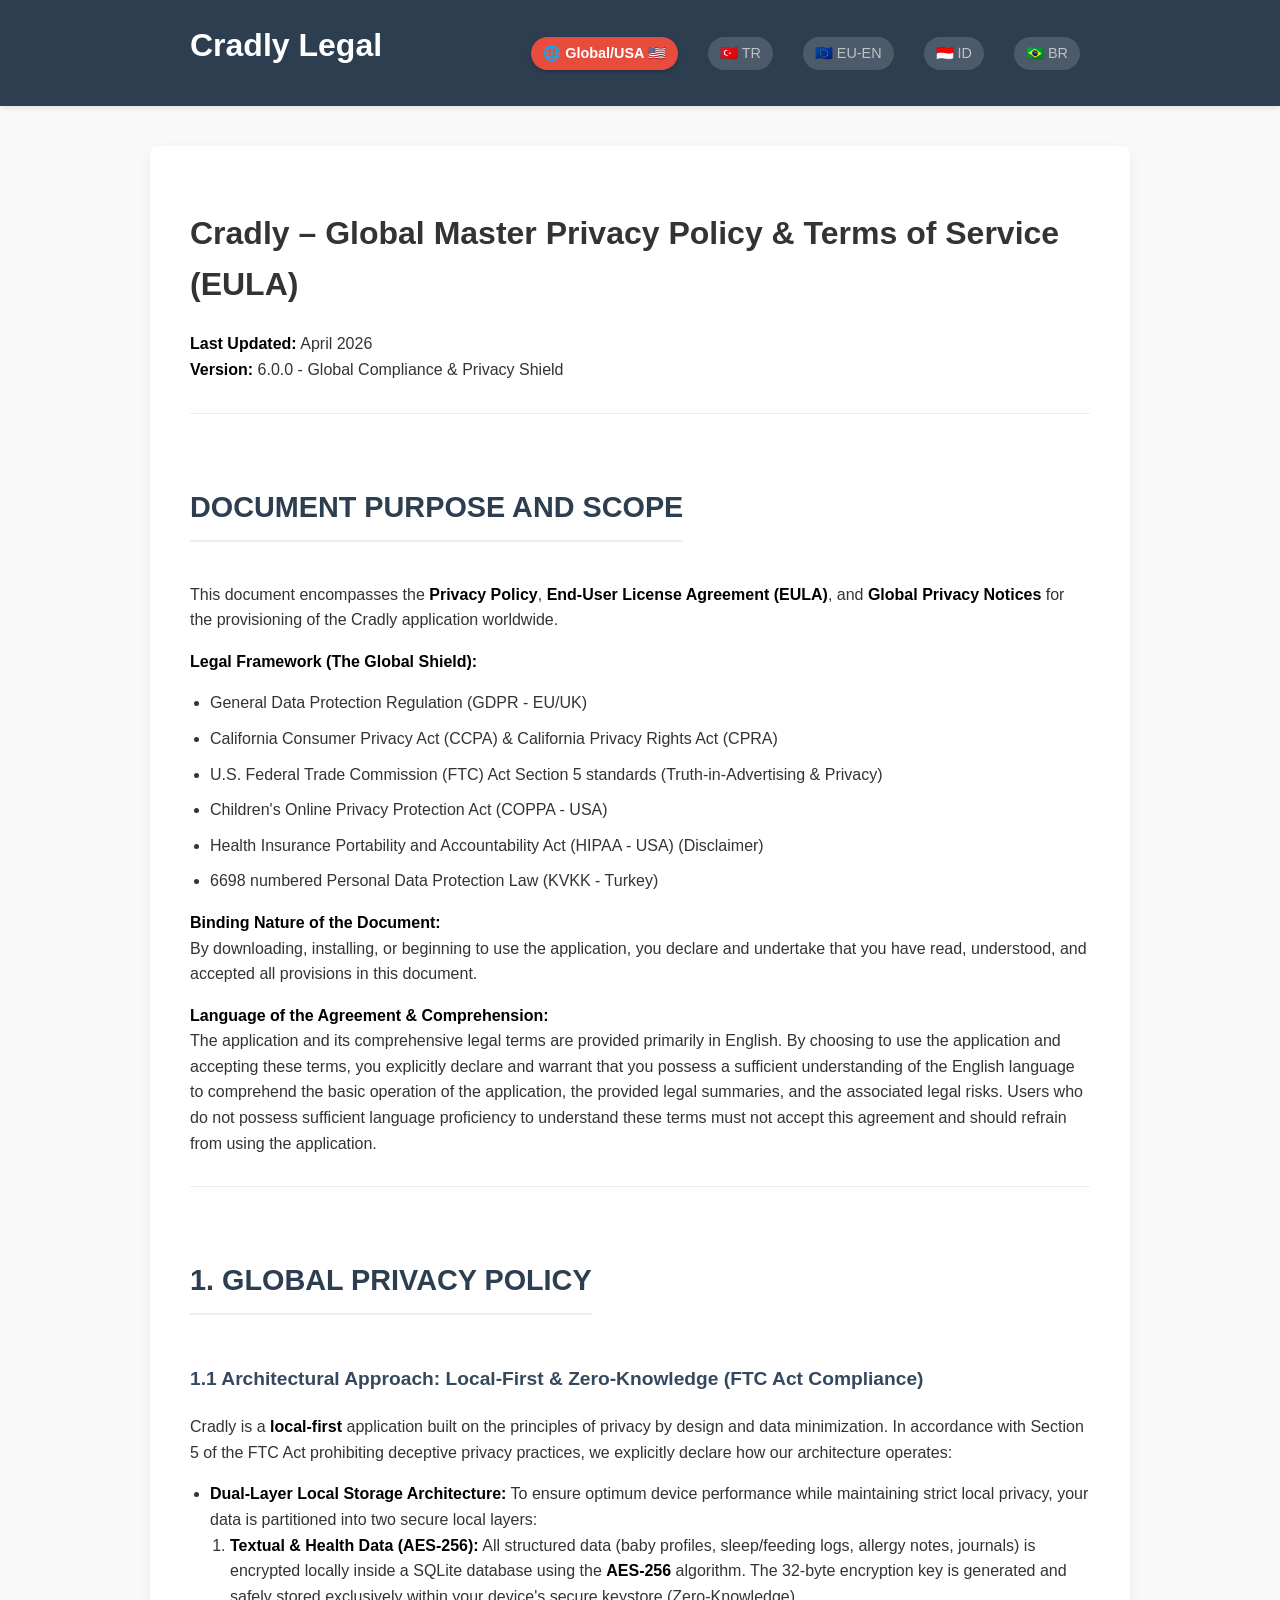
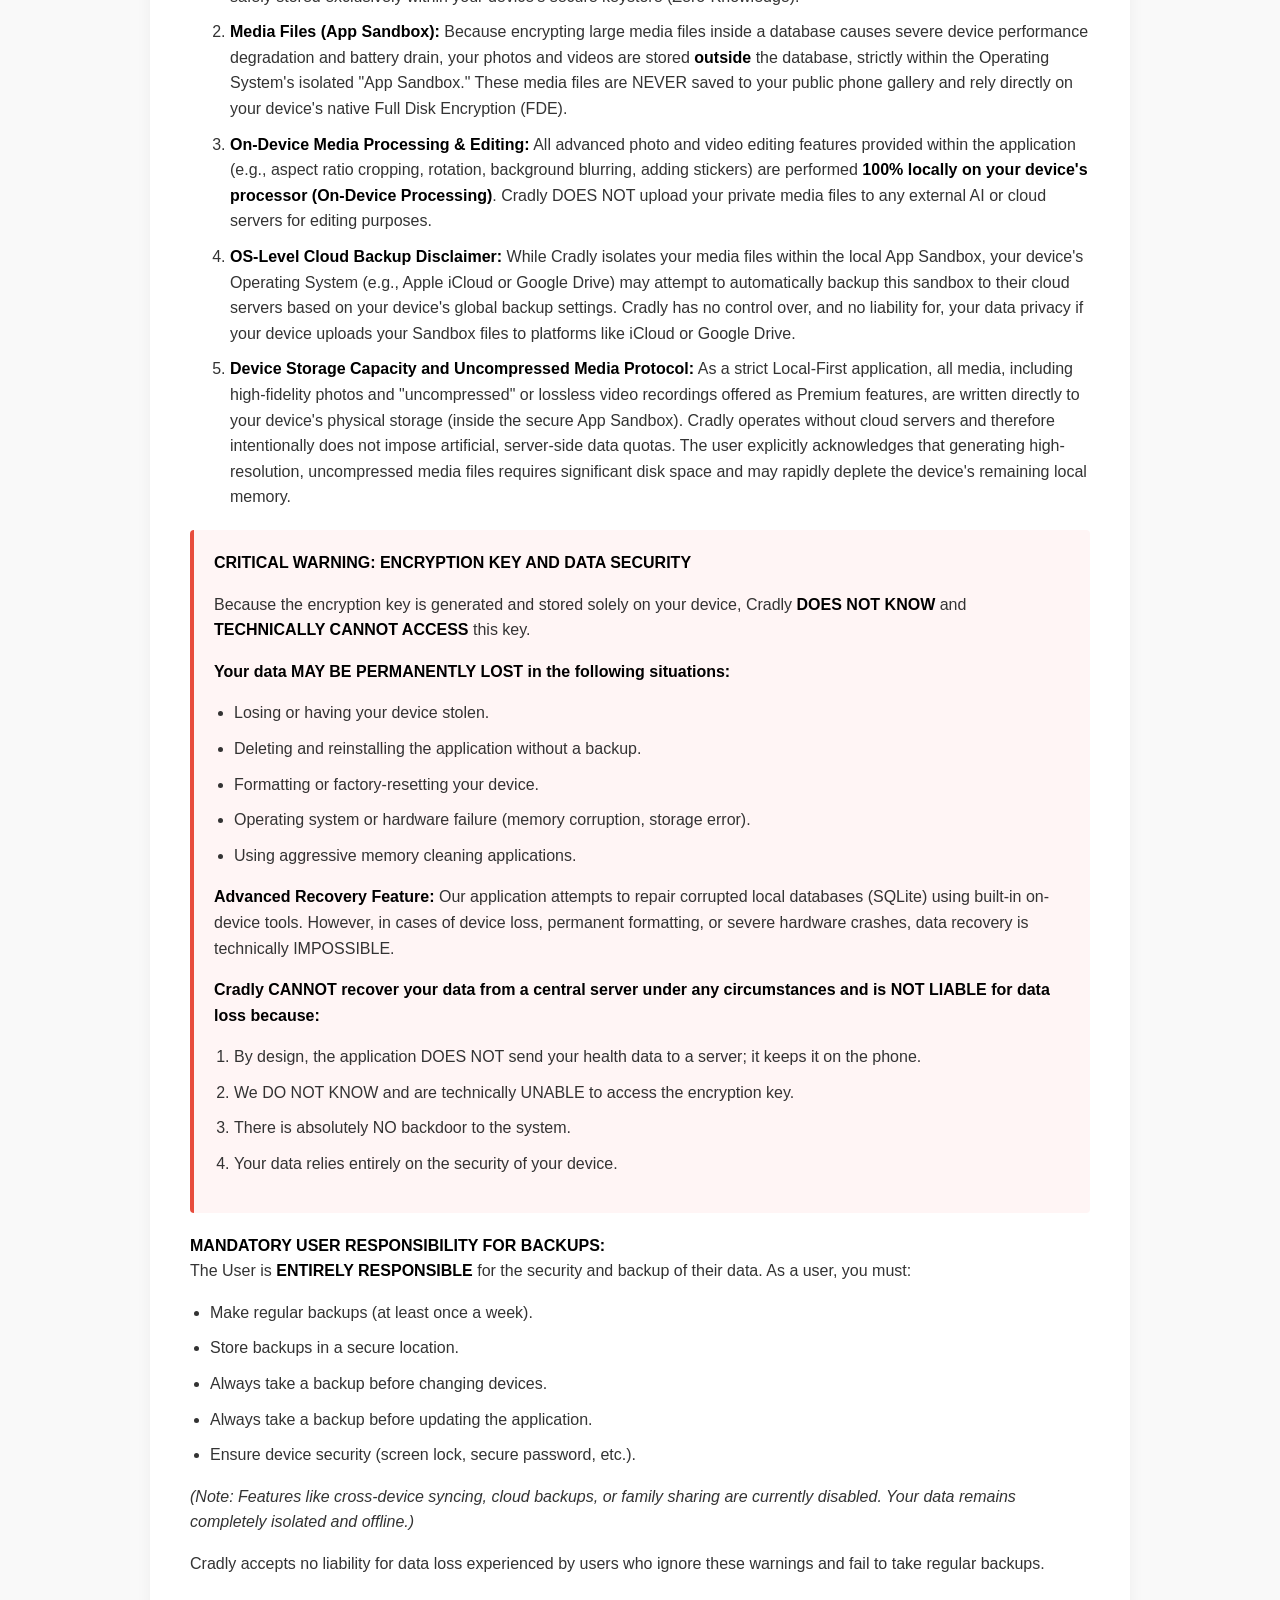
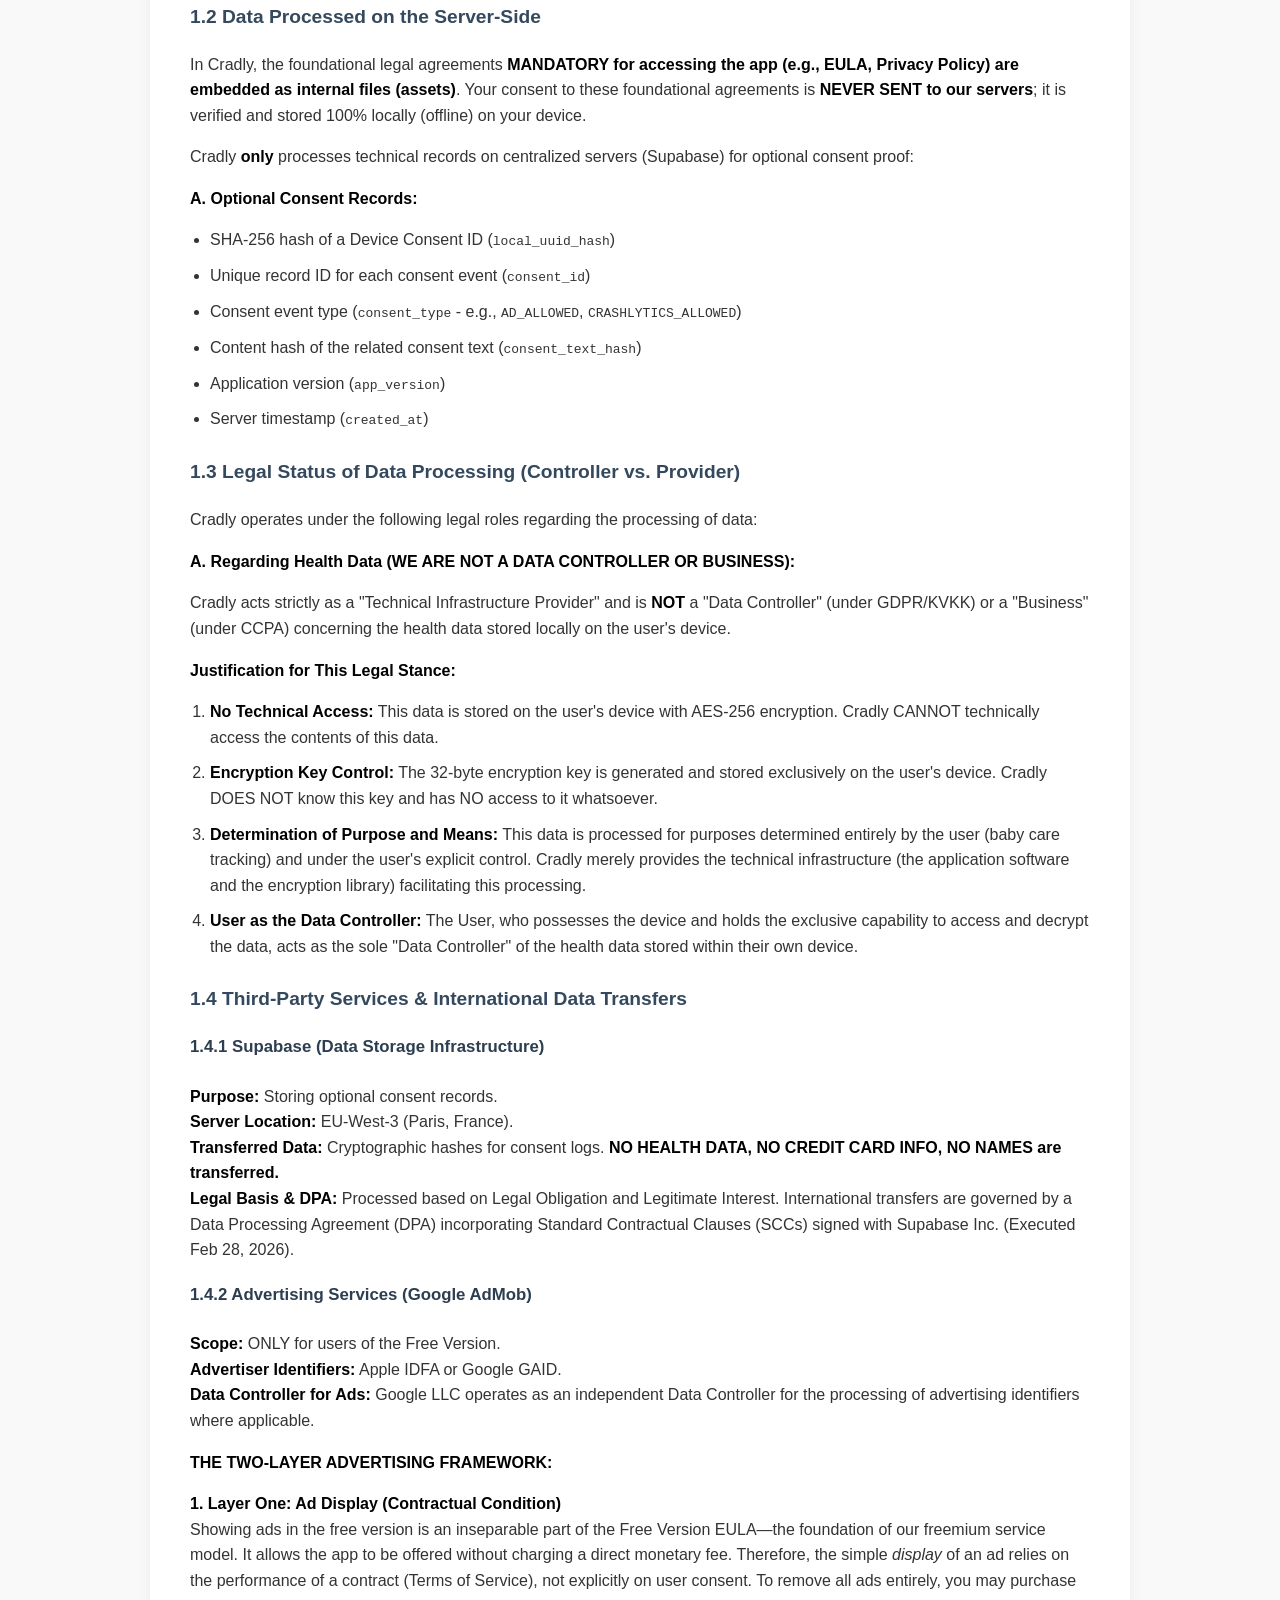
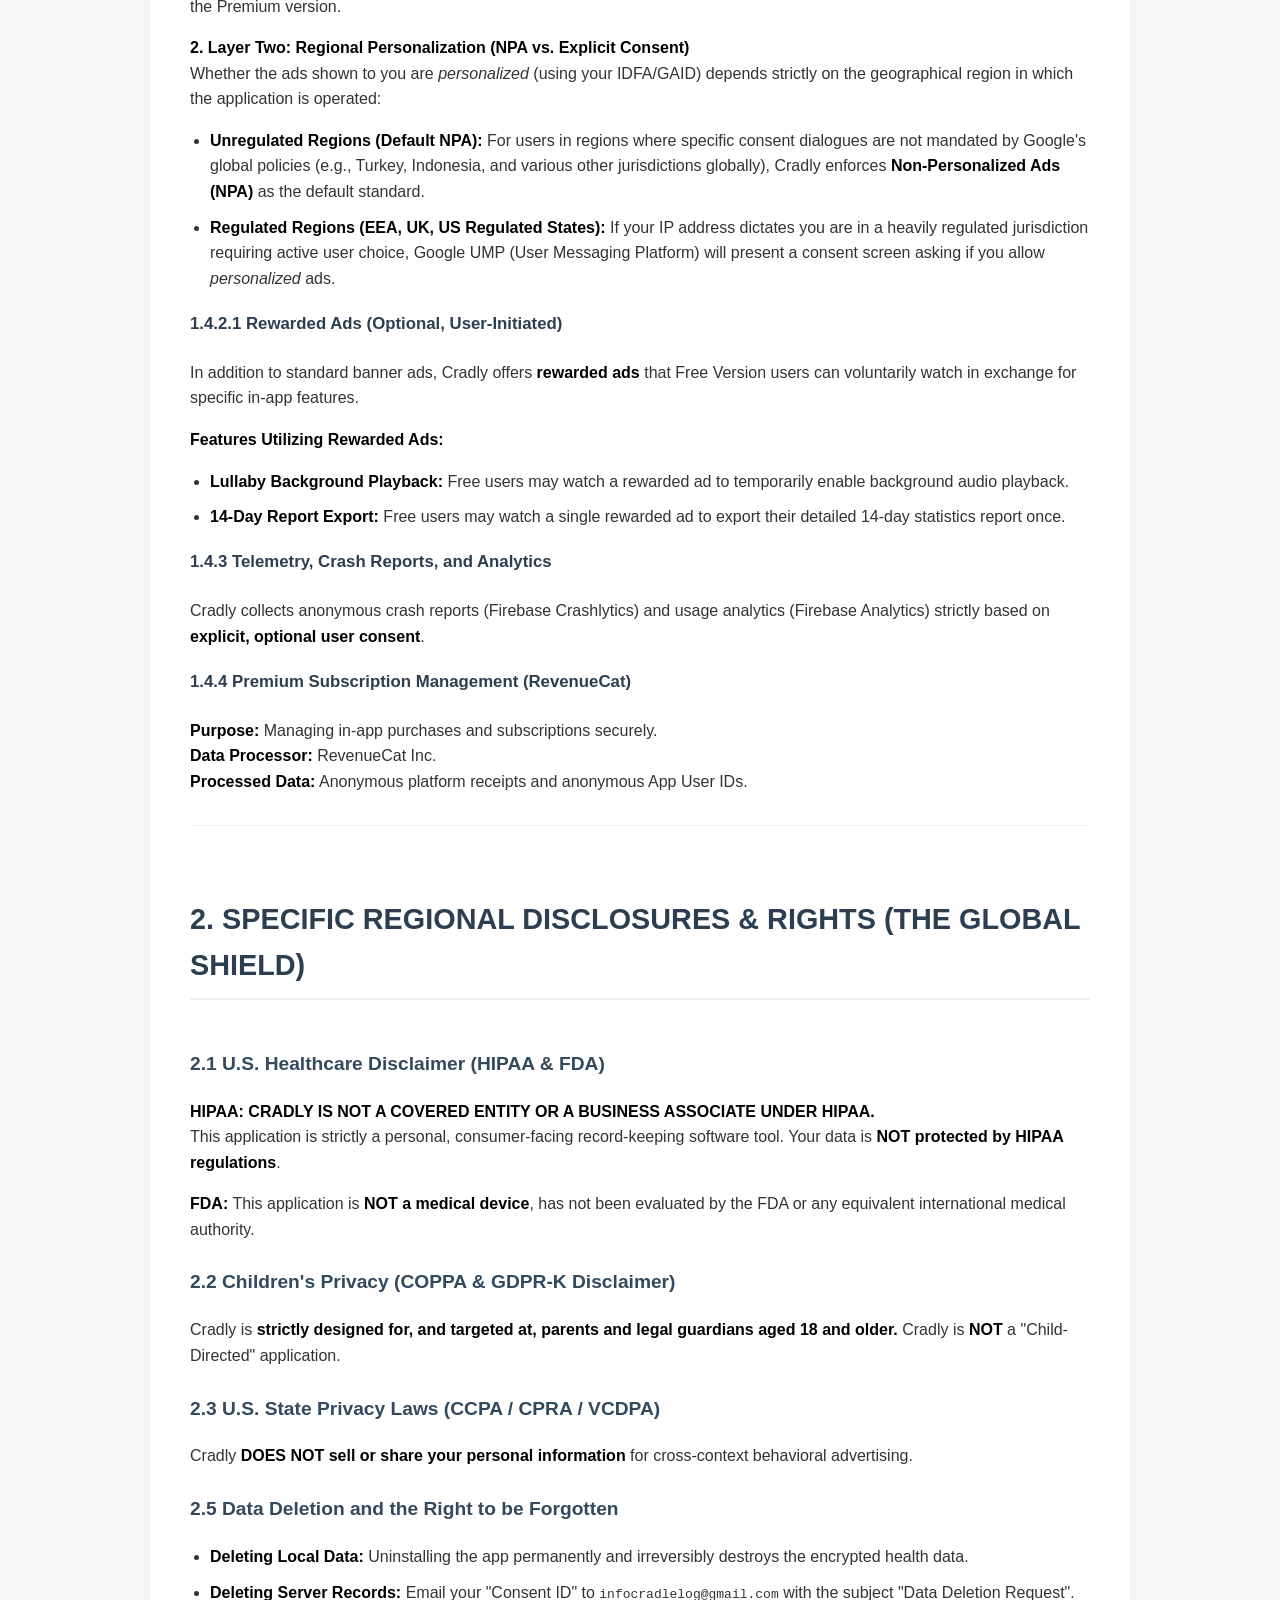
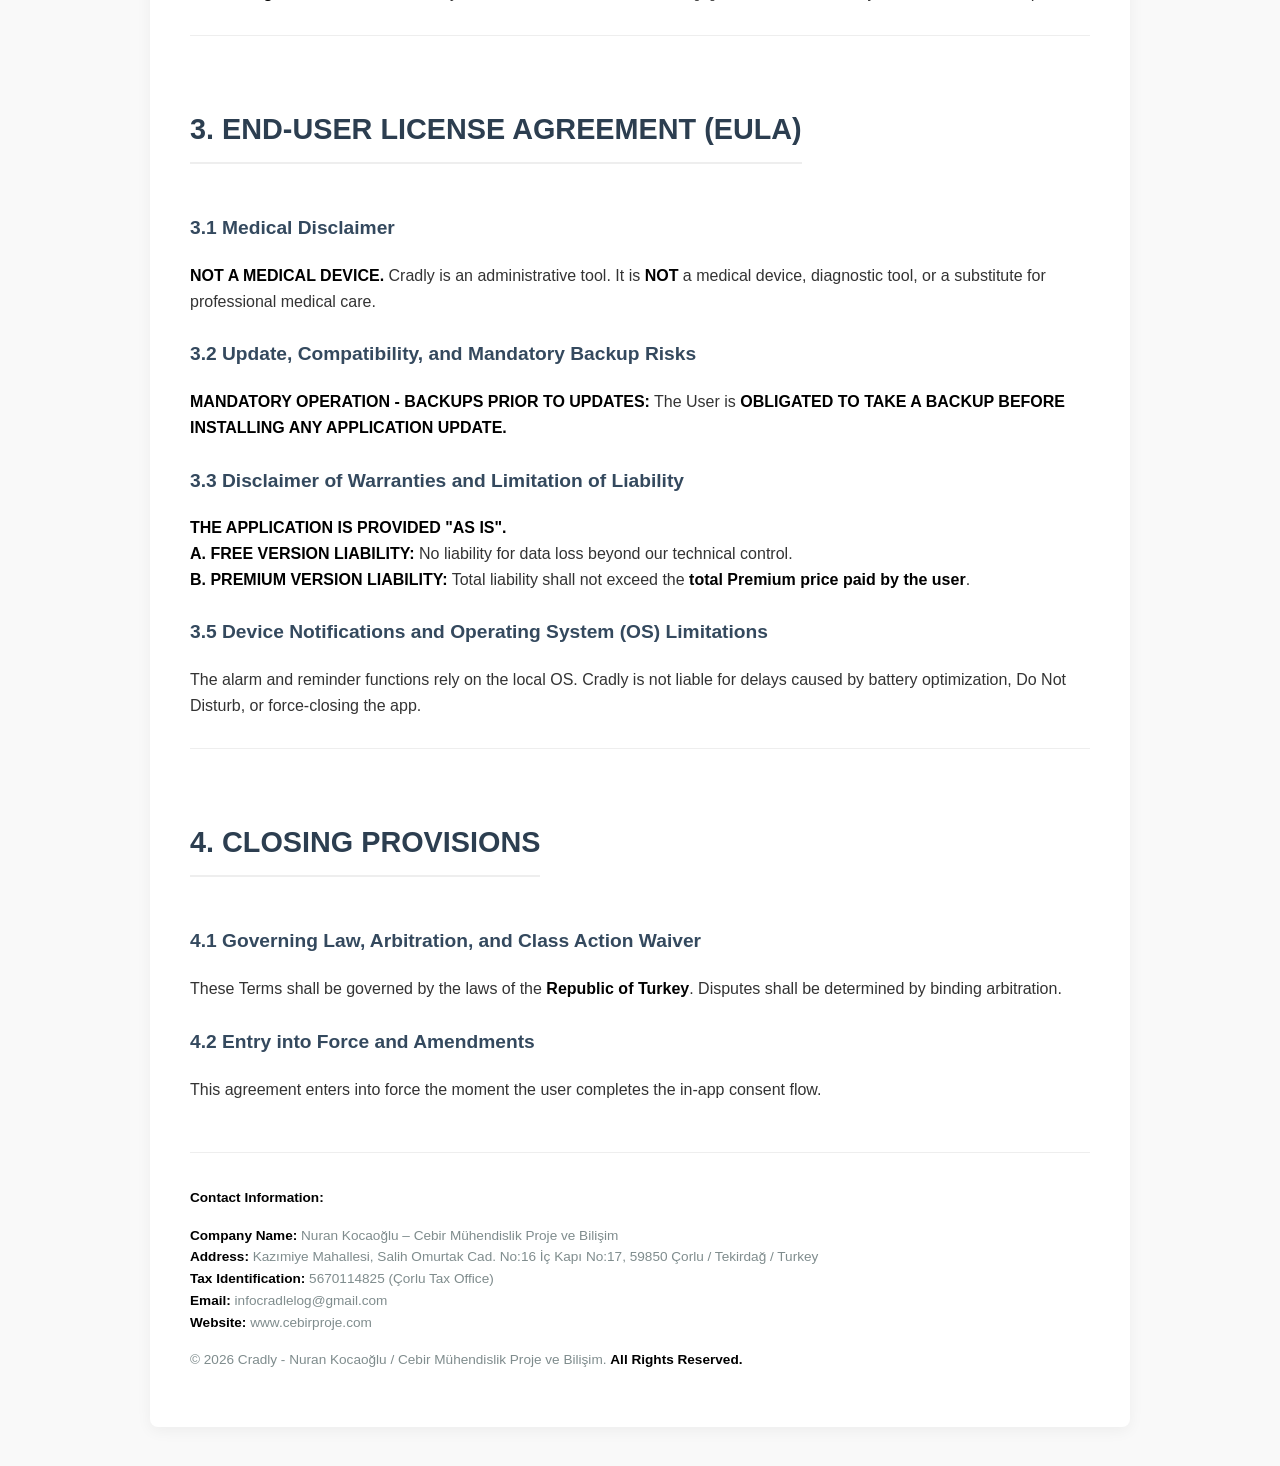
<file: index.html>
<!DOCTYPE html>
<html lang="en">
<head>
    <meta charset="UTF-8">
    <meta name="viewport" content="width=device-width, initial-scale=1.0">
    <title>Redirecting...</title>
    <style>
        body { font-family: -apple-system, sans-serif; display: flex; align-items: center; justify-content: center; height: 100vh; background: #0f172a; color: white; }
        .spinner { border: 4px solid rgba(255,255,255,0.1); border-left-color: #2563eb; width: 40px; height: 40px; border-radius: 50%; animation: spin 1s linear infinite; }
        @keyframes spin { to { transform: rotate(360deg); } }
    </style>
    <script>
        // Redirect to English as default
        window.location.replace("global.html");
    </script>
</head>
<body>
    <div style="text-align: center;">
        <div class="spinner" style="margin: 0 auto 1.5rem;"></div>
        <p>Redirecting to default language (English)...</p>
        <p style="font-size: 14px; color: #94a3b8; margin-top: 1rem;">If not redirected, <a href="en.html" style="color: #2563eb;">click here</a>.</p>
    </div>
</body>
</html>
</file>
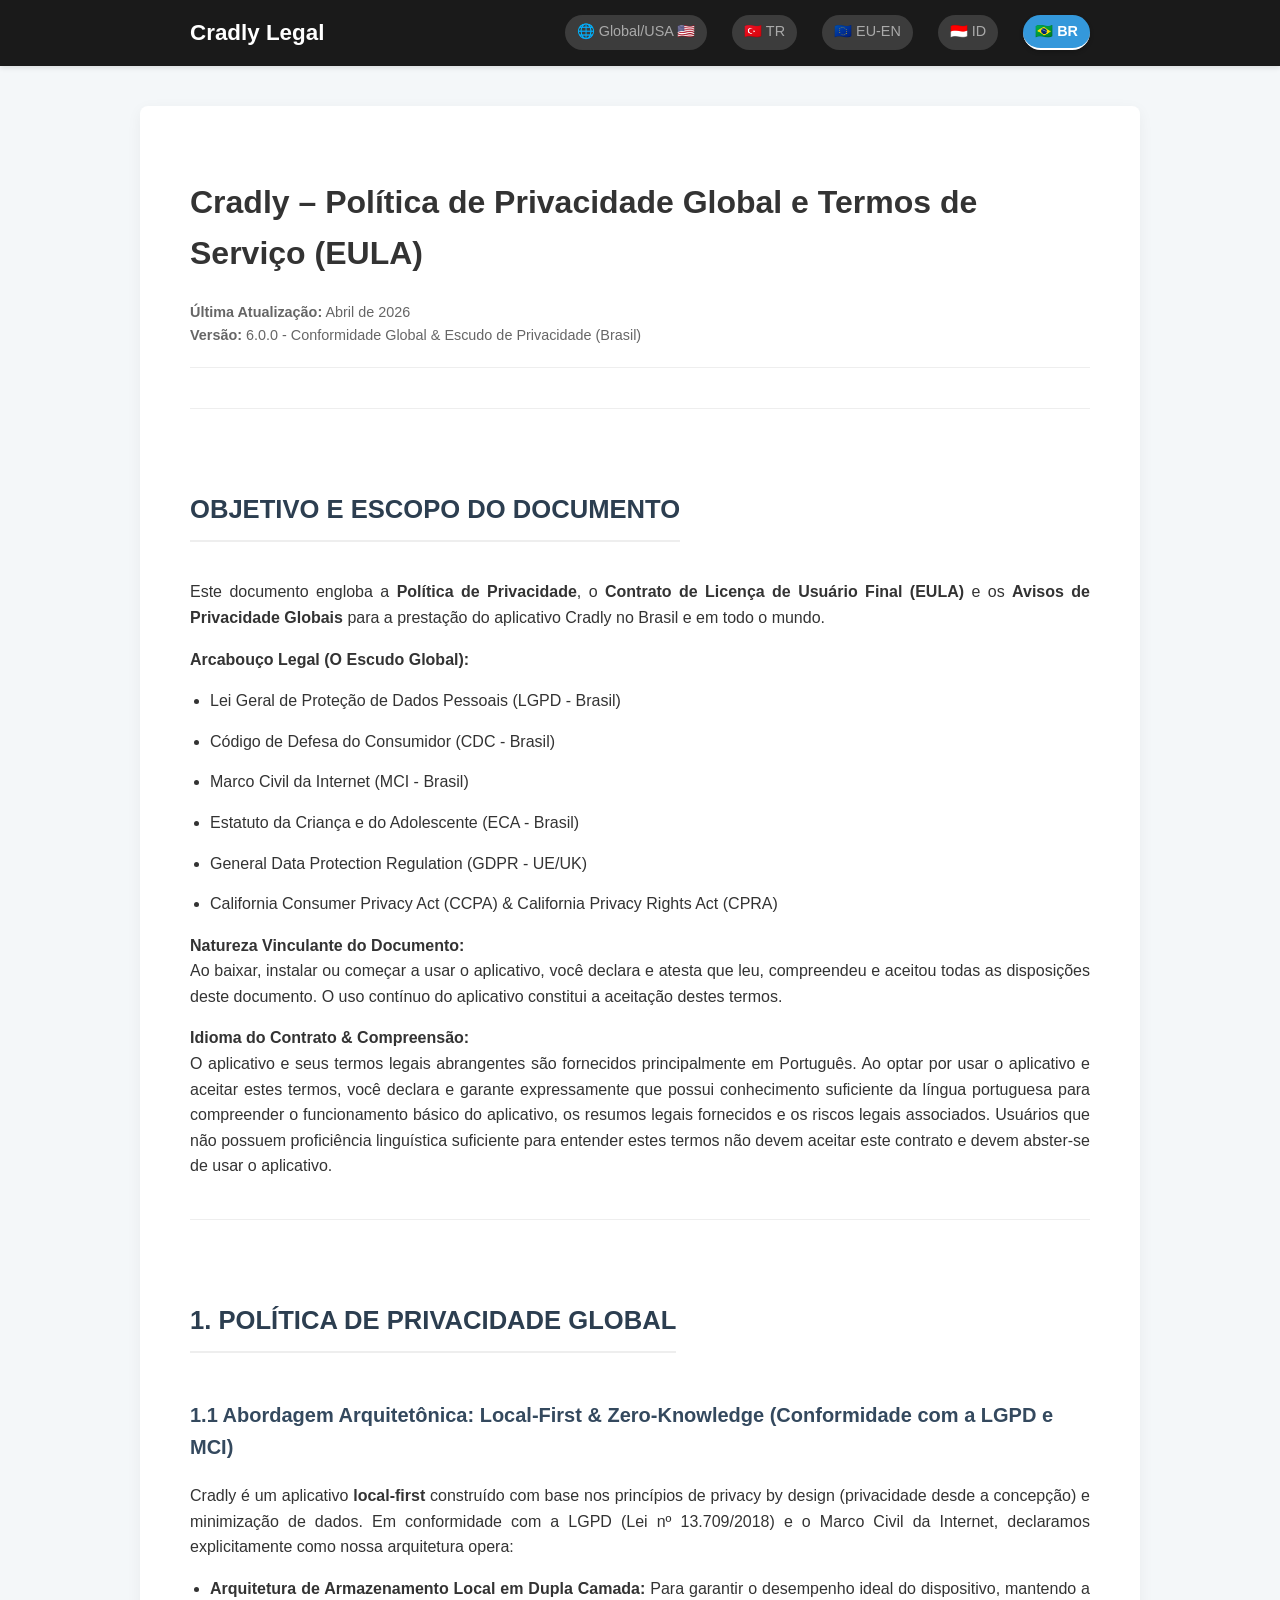
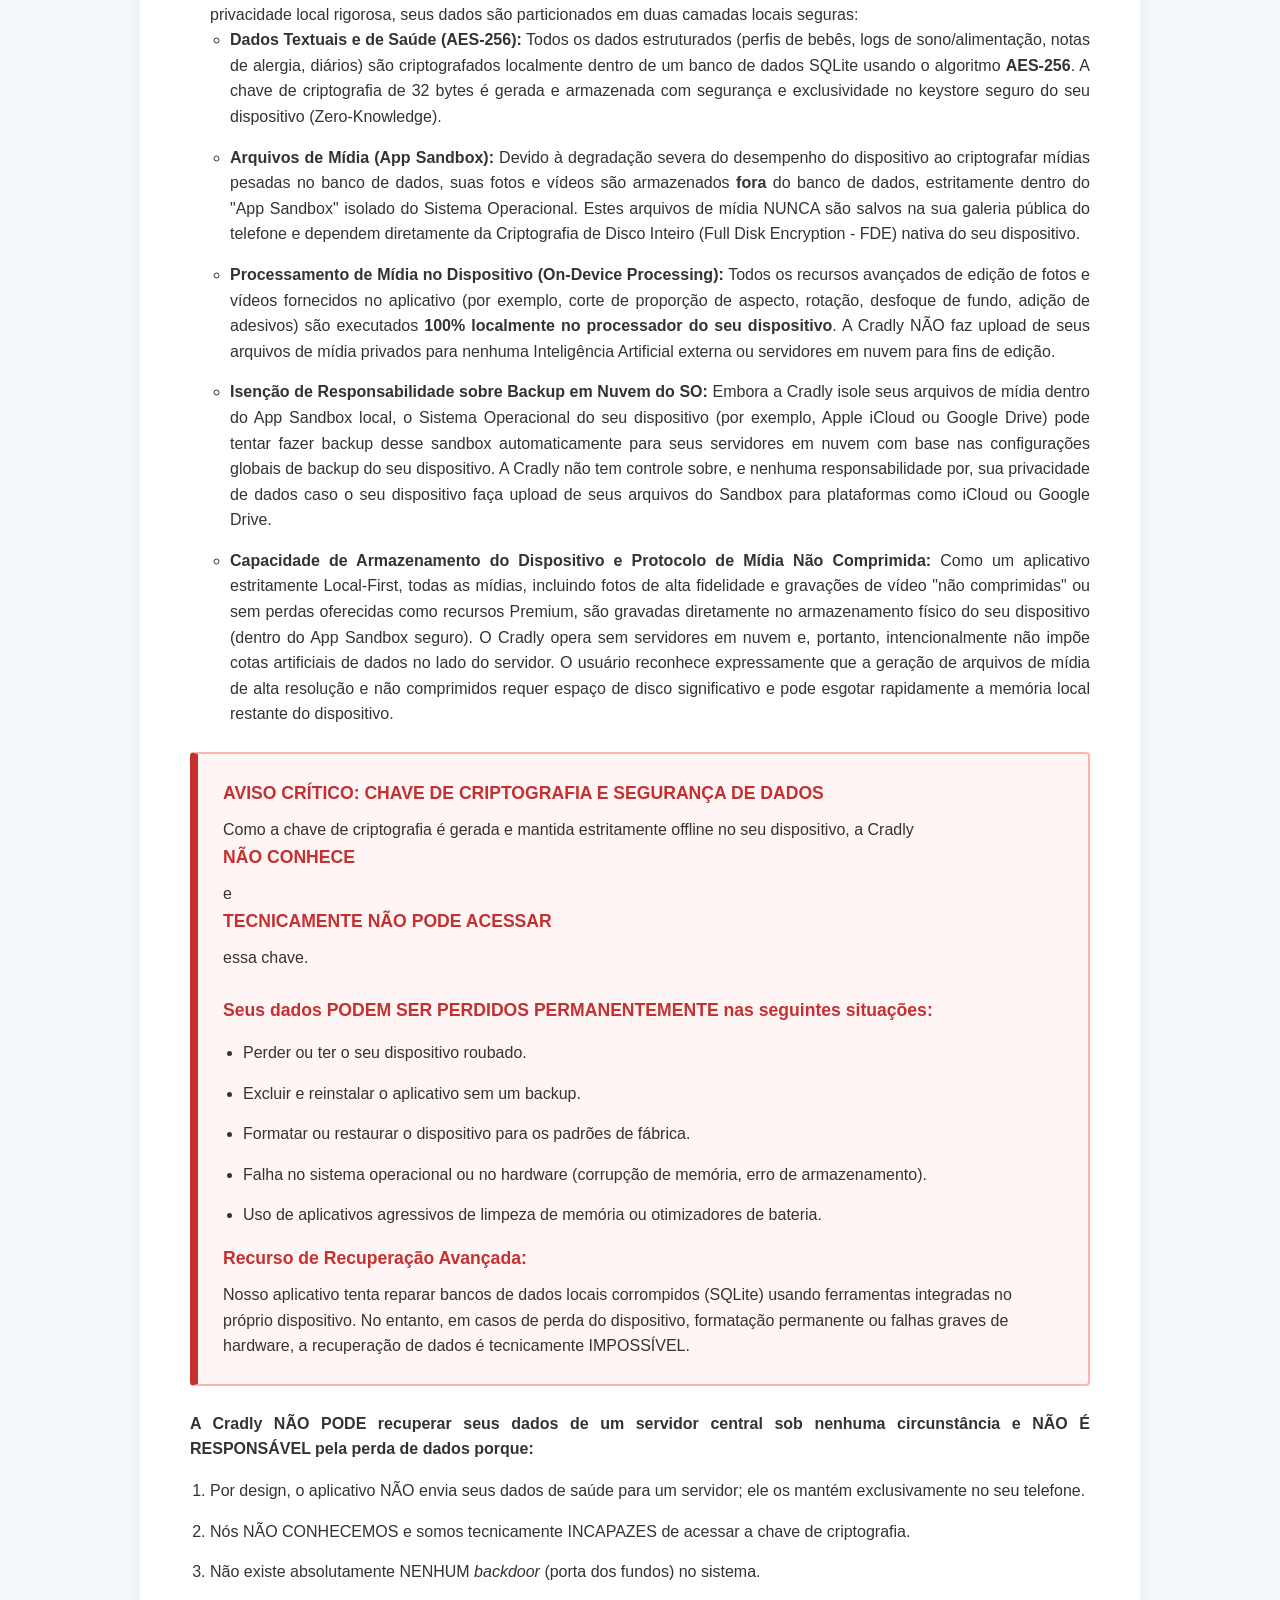
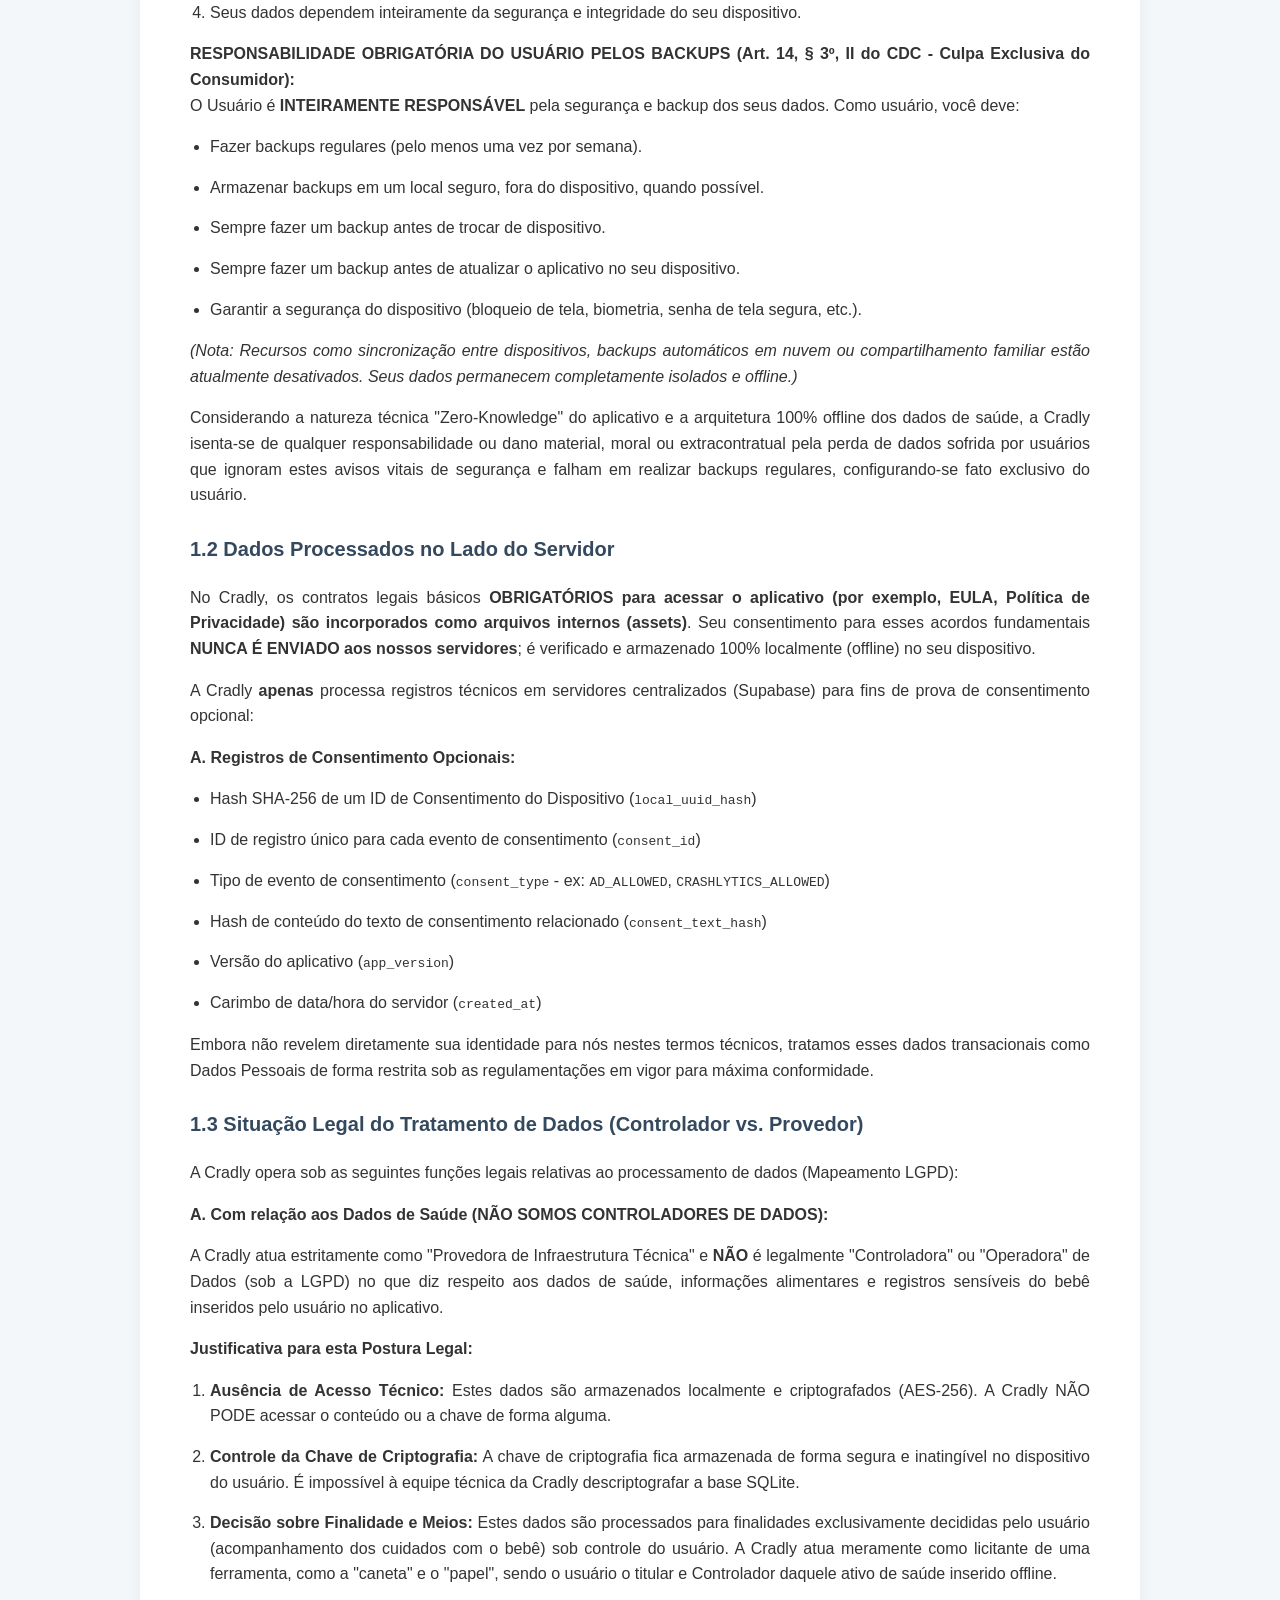
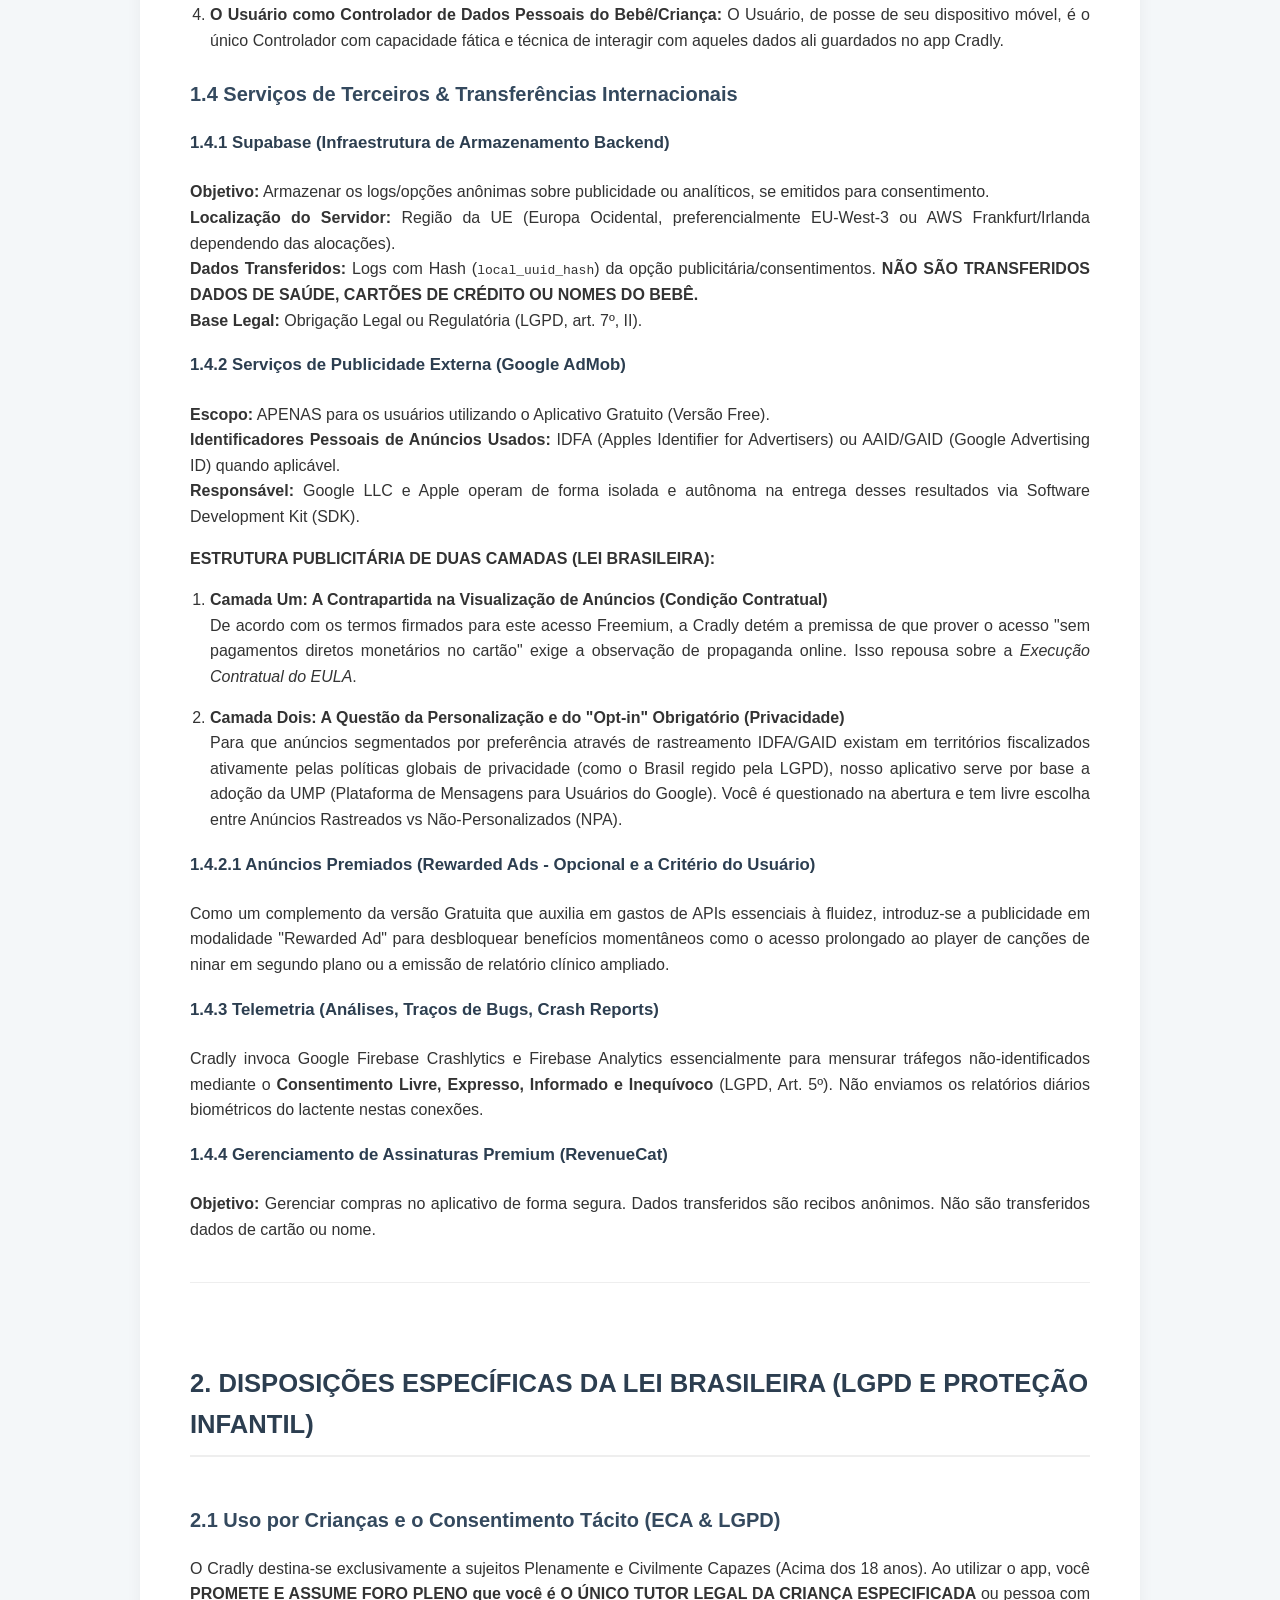
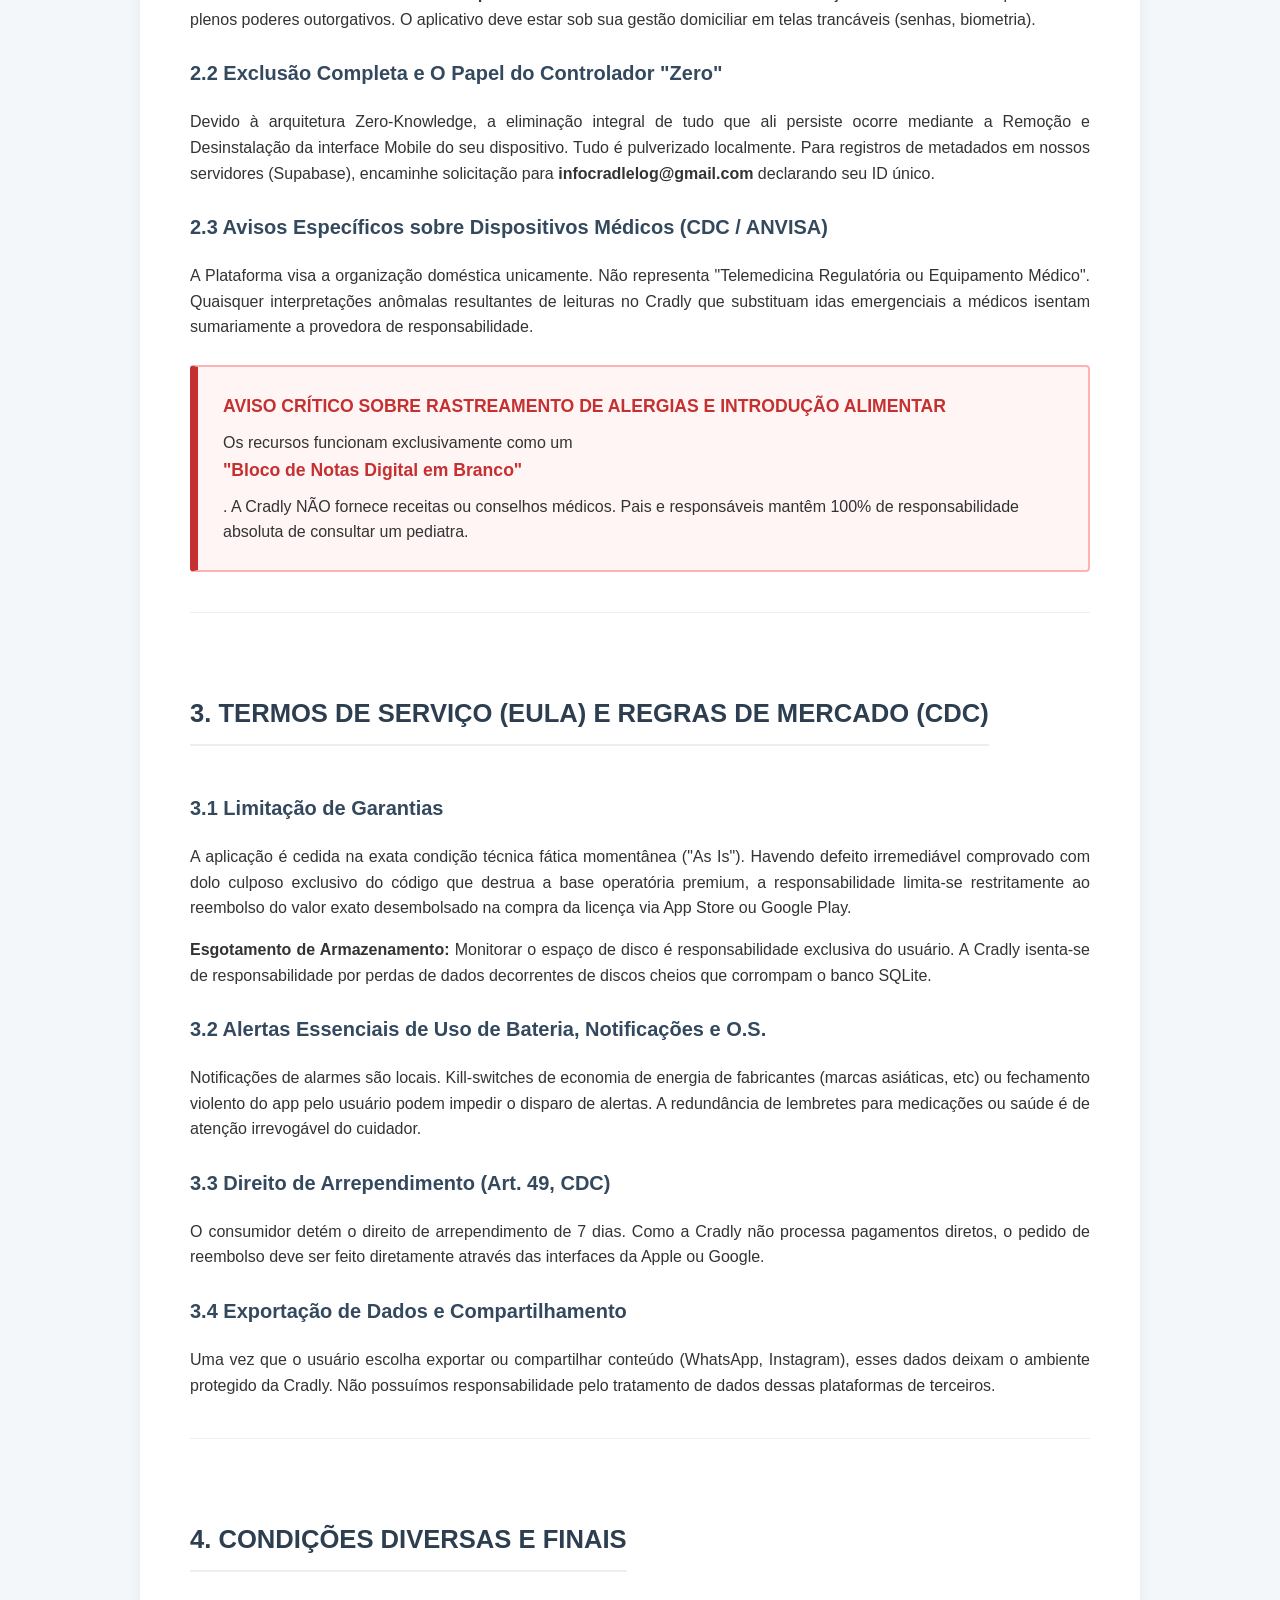
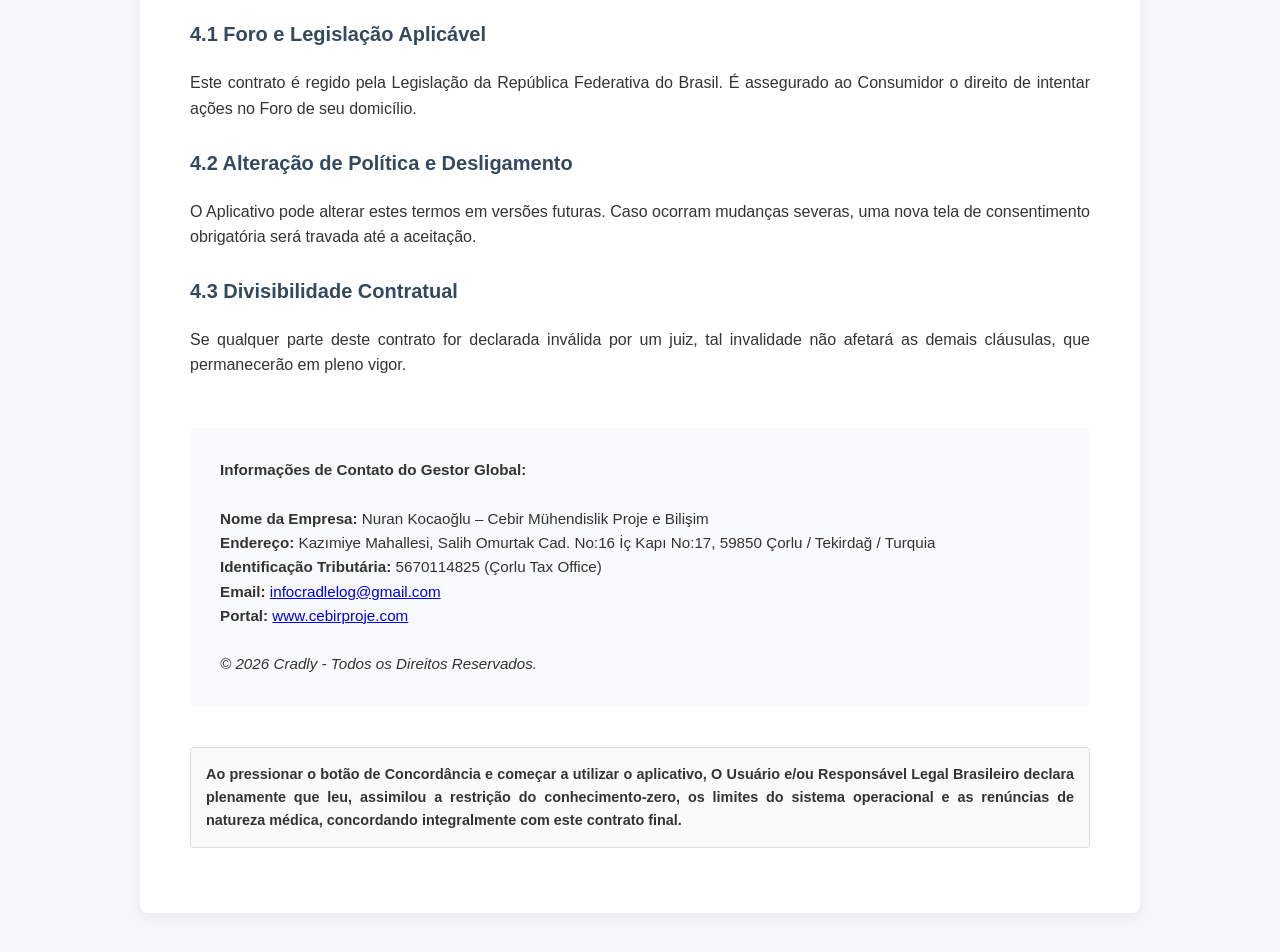
<file: br.html>
<!DOCTYPE html>
<html lang="pt-BR">
<head>
    <meta charset="UTF-8">
    <meta name="viewport" content="width=device-width, initial-scale=1.0">
    <title>Cradly – Política de Privacidade e EULA</title>
    <link rel="stylesheet" href="style.css">
    <style>
        /* CSS GERAL */
        body {
            font-family: -apple-system, BlinkMacSystemFont, "Segoe UI", Roboto, Helvetica, Arial, sans-serif;
            line-height: 1.6;
            color: #333;
            margin: 0;
            padding: 0;
            background-color: #f4f7f9;
        }

        /* HEADER */
        header {
            background-color: #1a1a1a;
            padding: 15px 0;
            position: sticky;
            top: 0;
            z-index: 1000;
            box-shadow: 0 2px 5px rgba(0,0,0,0.1);
        }

        .header-content {
            max-width: 900px;
            margin: 0 auto;
            display: flex;
            justify-content: space-between;
            align-items: center;
            padding: 0 20px;
        }

        .header-content h1 {
            color: #ffffff !important; /* Forçado conforme solicitado */
            margin: 0;
            font-size: 1.4rem;
        }

        nav a {
            color: #aaa;
            text-decoration: none;
            margin-left: 15px;
            font-size: 0.9rem;
            transition: color 0.3s;
        }

        nav a:hover {
            color: #fff;
        }

        nav a.active {
            color: #ffffff;
            font-weight: bold;
            border-bottom: 2px solid #ffffff;
        }

        /* CONTEÚDO */
        .container {
            max-width: 900px;
            margin: 40px auto;
            background: #fff;
            padding: 50px;
            box-shadow: 0 4px 15px rgba(0,0,0,0.05);
            border-radius: 8px;
        }

        h2 {
            color: #2c3e50;
            border-bottom: 2px solid #eee;
            padding-bottom: 10px;
            margin-top: 40px;
            font-size: 1.6rem;
        }

        h3 {
            color: #34495e;
            margin-top: 25px;
            font-size: 1.25rem;
        }

        p, li {
            margin-bottom: 15px;
            text-align: justify;
        }

        .critical-alert {
            background-color: #fff5f5;
            border: 2px solid #feb2b2;
            border-left: 8px solid #c53030;
            padding: 25px;
            margin: 25px 0;
            border-radius: 4px;
        }

        .critical-alert strong {
            color: #c53030;
            display: block;
            margin-bottom: 10px;
            font-size: 1.1rem;
        }

        .meta-info {
            color: #666;
            font-size: 0.9rem;
            border-bottom: 1px solid #eee;
            padding-bottom: 20px;
            margin-bottom: 30px;
        }

        hr {
            border: 0;
            border-top: 1px solid #eee;
            margin: 40px 0;
        }

        ul {
            padding-left: 20px;
        }

        .footer-contact {
            background: #f8f9fa;
            padding: 30px;
            border-radius: 6px;
            margin-top: 50px;
            font-size: 0.95rem;
        }

        /* RESPONSIVIDADE */
        @media (max-width: 768px) {
            .container { padding: 20px; margin: 10px; }
            .header-content { flex-direction: column; text-align: center; }
            nav { margin-top: 10px; }
            nav a { margin: 0 5px; font-size: 0.8rem; }
        }
    </style>
</head>
<body>

    <header>
        <div class="header-content">
            <h1>Cradly Legal</h1>
            <nav>
                <a href="global.html">🌐 Global/USA 🇺🇸</a>
                <a href="tr.html">🇹🇷 TR</a>
                <a href="eu.html">🇪🇺 EU-EN</a>
                <a href="id.html">🇮🇩 ID</a>
                <a href="#" class="active">🇧🇷 BR</a>
            </nav>
        </div>
    </header>

    <div class="container">
        <h1>Cradly – Política de Privacidade Global e Termos de Serviço (EULA)</h1>
        
        <div class="meta-info">
            <strong>Última Atualização:</strong> Abril de 2026<br>
            <strong>Versão:</strong> 6.0.0 - Conformidade Global & Escudo de Privacidade (Brasil)
        </div>

        <hr>

        <h2>OBJETIVO E ESCOPO DO DOCUMENTO</h2>
        <p>Este documento engloba a <strong>Política de Privacidade</strong>, o <strong>Contrato de Licença de Usuário Final (EULA)</strong> e os <strong>Avisos de Privacidade Globais</strong> para a prestação do aplicativo Cradly no Brasil e em todo o mundo.</p>

        <p><strong>Arcabouço Legal (O Escudo Global):</strong></p>
        <ul>
            <li>Lei Geral de Proteção de Dados Pessoais (LGPD - Brasil)</li>
            <li>Código de Defesa do Consumidor (CDC - Brasil)</li>
            <li>Marco Civil da Internet (MCI - Brasil)</li>
            <li>Estatuto da Criança e do Adolescente (ECA - Brasil)</li>
            <li>General Data Protection Regulation (GDPR - UE/UK)</li>
            <li>California Consumer Privacy Act (CCPA) & California Privacy Rights Act (CPRA)</li>
        </ul>

        <p><strong>Natureza Vinculante do Documento:</strong><br>
        Ao baixar, instalar ou começar a usar o aplicativo, você declara e atesta que leu, compreendeu e aceitou todas as disposições deste documento. O uso contínuo do aplicativo constitui a aceitação destes termos.</p>

        <p><strong>Idioma do Contrato & Compreensão:</strong><br>
        O aplicativo e seus termos legais abrangentes são fornecidos principalmente em Português. Ao optar por usar o aplicativo e aceitar estes termos, você declara e garante expressamente que possui conhecimento suficiente da língua portuguesa para compreender o funcionamento básico do aplicativo, os resumos legais fornecidos e os riscos legais associados. Usuários que não possuem proficiência linguística suficiente para entender estes termos não devem aceitar este contrato e devem abster-se de usar o aplicativo.</p>

        <hr id="privacy">

        <h2>1. POLÍTICA DE PRIVACIDADE GLOBAL</h2>

        <h3>1.1 Abordagem Arquitetônica: Local-First & Zero-Knowledge (Conformidade com a LGPD e MCI)</h3>
        <p>Cradly é um aplicativo <strong>local-first</strong> construído com base nos princípios de privacy by design (privacidade desde a concepção) e minimização de dados. Em conformidade com a LGPD (Lei nº 13.709/2018) e o Marco Civil da Internet, declaramos explicitamente como nossa arquitetura opera:</p>

        <ul>
            <li><strong>Arquitetura de Armazenamento Local em Dupla Camada:</strong> Para garantir o desempenho ideal do dispositivo, mantendo a privacidade local rigorosa, seus dados são particionados em duas camadas locais seguras:
                <ul>
                    <li><strong>Dados Textuais e de Saúde (AES-256):</strong> Todos os dados estruturados (perfis de bebês, logs de sono/alimentação, notas de alergia, diários) são criptografados localmente dentro de um banco de dados SQLite usando o algoritmo <strong>AES-256</strong>. A chave de criptografia de 32 bytes é gerada e armazenada com segurança e exclusividade no keystore seguro do seu dispositivo (Zero-Knowledge).</li>
                    <li><strong>Arquivos de Mídia (App Sandbox):</strong> Devido à degradação severa do desempenho do dispositivo ao criptografar mídias pesadas no banco de dados, suas fotos e vídeos são armazenados <strong>fora</strong> do banco de dados, estritamente dentro do "App Sandbox" isolado do Sistema Operacional. Estes arquivos de mídia NUNCA são salvos na sua galeria pública do telefone e dependem diretamente da Criptografia de Disco Inteiro (Full Disk Encryption - FDE) nativa do seu dispositivo.</li>
                    <li><strong>Processamento de Mídia no Dispositivo (On-Device Processing):</strong> Todos os recursos avançados de edição de fotos e vídeos fornecidos no aplicativo (por exemplo, corte de proporção de aspecto, rotação, desfoque de fundo, adição de adesivos) são executados <strong>100% localmente no processador do seu dispositivo</strong>. A Cradly NÃO faz upload de seus arquivos de mídia privados para nenhuma Inteligência Artificial externa ou servidores em nuvem para fins de edição.</li>
                    <li><strong>Isenção de Responsabilidade sobre Backup em Nuvem do SO:</strong> Embora a Cradly isole seus arquivos de mídia dentro do App Sandbox local, o Sistema Operacional do seu dispositivo (por exemplo, Apple iCloud ou Google Drive) pode tentar fazer backup desse sandbox automaticamente para seus servidores em nuvem com base nas configurações globais de backup do seu dispositivo. A Cradly não tem controle sobre, e nenhuma responsabilidade por, sua privacidade de dados caso o seu dispositivo faça upload de seus arquivos do Sandbox para plataformas como iCloud ou Google Drive.</li>
                    <li><strong>Capacidade de Armazenamento do Dispositivo e Protocolo de Mídia Não Comprimida:</strong> Como um aplicativo estritamente Local-First, todas as mídias, incluindo fotos de alta fidelidade e gravações de vídeo "não comprimidas" ou sem perdas oferecidas como recursos Premium, são gravadas diretamente no armazenamento físico do seu dispositivo (dentro do App Sandbox seguro). O Cradly opera sem servidores em nuvem e, portanto, intencionalmente não impõe cotas artificiais de dados no lado do servidor. O usuário reconhece expressamente que a geração de arquivos de mídia de alta resolução e não comprimidos requer espaço de disco significativo e pode esgotar rapidamente a memória local restante do dispositivo.</li>
                </ul>
            </li>
        </ul>

        <div class="critical-alert">
            <strong>AVISO CRÍTICO: CHAVE DE CRIPTOGRAFIA E SEGURANÇA DE DADOS</strong>
            Como a chave de criptografia é gerada e mantida estritamente offline no seu dispositivo, a Cradly <strong>NÃO CONHECE</strong> e <strong>TECNICAMENTE NÃO PODE ACESSAR</strong> essa chave.<br><br>
            <strong>Seus dados PODEM SER PERDIDOS PERMANENTEMENTE nas seguintes situações:</strong>
            <ul>
                <li>Perder ou ter o seu dispositivo roubado.</li>
                <li>Excluir e reinstalar o aplicativo sem um backup.</li>
                <li>Formatar ou restaurar o dispositivo para os padrões de fábrica.</li>
                <li>Falha no sistema operacional ou no hardware (corrupção de memória, erro de armazenamento).</li>
                <li>Uso de aplicativos agressivos de limpeza de memória ou otimizadores de bateria.</li>
            </ul>
            <strong>Recurso de Recuperação Avançada:</strong> Nosso aplicativo tenta reparar bancos de dados locais corrompidos (SQLite) usando ferramentas integradas no próprio dispositivo. No entanto, em casos de perda do dispositivo, formatação permanente ou falhas graves de hardware, a recuperação de dados é tecnicamente IMPOSSÍVEL.
        </div>

        <p><strong>A Cradly NÃO PODE recuperar seus dados de um servidor central sob nenhuma circunstância e NÃO É RESPONSÁVEL pela perda de dados porque:</strong></p>
        <ol>
            <li>Por design, o aplicativo NÃO envia seus dados de saúde para um servidor; ele os mantém exclusivamente no seu telefone.</li>
            <li>Nós NÃO CONHECEMOS e somos tecnicamente INCAPAZES de acessar a chave de criptografia.</li>
            <li>Não existe absolutamente NENHUM <em>backdoor</em> (porta dos fundos) no sistema.</li>
            <li>Seus dados dependem inteiramente da segurança e integridade do seu dispositivo.</li>
        </ol>

        <p><strong>RESPONSABILIDADE OBRIGATÓRIA DO USUÁRIO PELOS BACKUPS (Art. 14, § 3º, II do CDC - Culpa Exclusiva do Consumidor):</strong><br>
        O Usuário é <strong>INTEIRAMENTE RESPONSÁVEL</strong> pela segurança e backup dos seus dados. Como usuário, você deve:</p>
        <ul>
            <li>Fazer backups regulares (pelo menos uma vez por semana).</li>
            <li>Armazenar backups em um local seguro, fora do dispositivo, quando possível.</li>
            <li>Sempre fazer um backup antes de trocar de dispositivo.</li>
            <li>Sempre fazer um backup antes de atualizar o aplicativo no seu dispositivo.</li>
            <li>Garantir a segurança do dispositivo (bloqueio de tela, biometria, senha de tela segura, etc.).</li>
        </ul>

        <p><em>(Nota: Recursos como sincronização entre dispositivos, backups automáticos em nuvem ou compartilhamento familiar estão atualmente desativados. Seus dados permanecem completamente isolados e offline.)</em></p>

        <p>Considerando a natureza técnica "Zero-Knowledge" do aplicativo e a arquitetura 100% offline dos dados de saúde, a Cradly isenta-se de qualquer responsabilidade ou dano material, moral ou extracontratual pela perda de dados sofrida por usuários que ignoram estes avisos vitais de segurança e falham em realizar backups regulares, configurando-se fato exclusivo do usuário.</p>

        <h3>1.2 Dados Processados no Lado do Servidor</h3>
        <p>No Cradly, os contratos legais básicos <strong>OBRIGATÓRIOS para acessar o aplicativo (por exemplo, EULA, Política de Privacidade) são incorporados como arquivos internos (assets)</strong>. Seu consentimento para esses acordos fundamentais <strong>NUNCA É ENVIADO aos nossos servidores</strong>; é verificado e armazenado 100% localmente (offline) no seu dispositivo.</p>
        <p>A Cradly <strong>apenas</strong> processa registros técnicos em servidores centralizados (Supabase) para fins de prova de consentimento opcional:</p>

        <p><strong>A. Registros de Consentimento Opcionais:</strong></p>
        <ul>
            <li>Hash SHA-256 de um ID de Consentimento do Dispositivo (<code>local_uuid_hash</code>)</li>
            <li>ID de registro único para cada evento de consentimento (<code>consent_id</code>)</li>
            <li>Tipo de evento de consentimento (<code>consent_type</code> - ex: <code>AD_ALLOWED</code>, <code>CRASHLYTICS_ALLOWED</code>)</li>
            <li>Hash de conteúdo do texto de consentimento relacionado (<code>consent_text_hash</code>)</li>
            <li>Versão do aplicativo (<code>app_version</code>)</li>
            <li>Carimbo de data/hora do servidor (<code>created_at</code>)</li>
        </ul>
        <p>Embora não revelem diretamente sua identidade para nós nestes termos técnicos, tratamos esses dados transacionais como Dados Pessoais de forma restrita sob as regulamentações em vigor para máxima conformidade.</p>

        <h3>1.3 Situação Legal do Tratamento de Dados (Controlador vs. Provedor)</h3>
        <p>A Cradly opera sob as seguintes funções legais relativas ao processamento de dados (Mapeamento LGPD):</p>

        <p><strong>A. Com relação aos Dados de Saúde (NÃO SOMOS CONTROLADORES DE DADOS):</strong></p>
        <p>A Cradly atua estritamente como "Provedora de Infraestrutura Técnica" e <strong>NÃO</strong> é legalmente "Controladora" ou "Operadora" de Dados (sob a LGPD) no que diz respeito aos dados de saúde, informações alimentares e registros sensíveis do bebê inseridos pelo usuário no aplicativo.</p>

        <p><strong>Justificativa para esta Postura Legal:</strong></p>
        <ol>
            <li><strong>Ausência de Acesso Técnico:</strong> Estes dados são armazenados localmente e criptografados (AES-256). A Cradly NÃO PODE acessar o conteúdo ou a chave de forma alguma.</li>
            <li><strong>Controle da Chave de Criptografia:</strong> A chave de criptografia fica armazenada de forma segura e inatingível no dispositivo do usuário. É impossível à equipe técnica da Cradly descriptografar a base SQLite.</li>
            <li><strong>Decisão sobre Finalidade e Meios:</strong> Estes dados são processados para finalidades exclusivamente decididas pelo usuário (acompanhamento dos cuidados com o bebê) sob controle do usuário. A Cradly atua meramente como licitante de uma ferramenta, como a "caneta" e o "papel", sendo o usuário o titular e Controlador daquele ativo de saúde inserido offline.</li>
            <li><strong>O Usuário como Controlador de Dados Pessoais do Bebê/Criança:</strong> O Usuário, de posse de seu dispositivo móvel, é o único Controlador com capacidade fática e técnica de interagir com aqueles dados ali guardados no app Cradly.</li>
        </ol>

        <h3>1.4 Serviços de Terceiros & Transferências Internacionais</h3>
        
        <h4>1.4.1 Supabase (Infraestrutura de Armazenamento Backend)</h4>
        <p><strong>Objetivo:</strong> Armazenar os logs/opções anônimas sobre publicidade ou analíticos, se emitidos para consentimento.<br>
        <strong>Localização do Servidor:</strong> Região da UE (Europa Ocidental, preferencialmente EU-West-3 ou AWS Frankfurt/Irlanda dependendo das alocações).<br>
        <strong>Dados Transferidos:</strong> Logs com Hash (<code>local_uuid_hash</code>) da opção publicitária/consentimentos. <strong>NÃO SÃO TRANSFERIDOS DADOS DE SAÚDE, CARTÕES DE CRÉDITO OU NOMES DO BEBÊ.</strong><br>
        <strong>Base Legal:</strong> Obrigação Legal ou Regulatória (LGPD, art. 7º, II).</p>

        <h4>1.4.2 Serviços de Publicidade Externa (Google AdMob)</h4>
        <p><strong>Escopo:</strong> APENAS para os usuários utilizando o Aplicativo Gratuito (Versão Free).<br>
        <strong>Identificadores Pessoais de Anúncios Usados:</strong> IDFA (Apples Identifier for Advertisers) ou AAID/GAID (Google Advertising ID) quando aplicável.<br>
        <strong>Responsável:</strong> Google LLC e Apple operam de forma isolada e autônoma na entrega desses resultados via Software Development Kit (SDK).</p>

        <p><strong>ESTRUTURA PUBLICITÁRIA DE DUAS CAMADAS (LEI BRASILEIRA):</strong></p>
        <ol>
            <li><strong>Camada Um: A Contrapartida na Visualização de Anúncios (Condição Contratual)</strong><br>De acordo com os termos firmados para este acesso Freemium, a Cradly detém a premissa de que prover o acesso "sem pagamentos diretos monetários no cartão" exige a observação de propaganda online. Isso repousa sobre a <em>Execução Contratual do EULA</em>.</li>
            <li><strong>Camada Dois: A Questão da Personalização e do "Opt-in" Obrigatório (Privacidade)</strong><br>Para que anúncios segmentados por preferência através de rastreamento IDFA/GAID existam em territórios fiscalizados ativamente pelas políticas globais de privacidade (como o Brasil regido pela LGPD), nosso aplicativo serve por base a adoção da UMP (Plataforma de Mensagens para Usuários do Google). Você é questionado na abertura e tem livre escolha entre Anúncios Rastreados vs Não-Personalizados (NPA).</li>
        </ol>

        <h4>1.4.2.1 Anúncios Premiados (Rewarded Ads - Opcional e a Critério do Usuário)</h4>
        <p>Como um complemento da versão Gratuita que auxilia em gastos de APIs essenciais à fluidez, introduz-se a publicidade em modalidade "Rewarded Ad" para desbloquear benefícios momentâneos como o acesso prolongado ao player de canções de ninar em segundo plano ou a emissão de relatório clínico ampliado.</p>

        <h4>1.4.3 Telemetria (Análises, Traços de Bugs, Crash Reports)</h4>
        <p>Cradly invoca Google Firebase Crashlytics e Firebase Analytics essencialmente para mensurar tráfegos não-identificados mediante o <strong>Consentimento Livre, Expresso, Informado e Inequívoco</strong> (LGPD, Art. 5º). Não enviamos os relatórios diários biométricos do lactente nestas conexões.</p>

        <h4>1.4.4 Gerenciamento de Assinaturas Premium (RevenueCat)</h4>
        <p><strong>Objetivo:</strong> Gerenciar compras no aplicativo de forma segura. Dados transferidos são recibos anônimos. Não são transferidos dados de cartão ou nome.</p>

        <hr>

        <h2>2. DISPOSIÇÕES ESPECÍFICAS DA LEI BRASILEIRA (LGPD E PROTEÇÃO INFANTIL)</h2>

        <h3>2.1 Uso por Crianças e o Consentimento Tácito (ECA & LGPD)</h3>
        <p>O Cradly destina-se exclusivamente a sujeitos Plenamente e Civilmente Capazes (Acima dos 18 anos). Ao utilizar o app, você <strong>PROMETE E ASSUME FORO PLENO que você é O ÚNICO TUTOR LEGAL DA CRIANÇA ESPECIFICADA</strong> ou pessoa com plenos poderes outorgativos. O aplicativo deve estar sob sua gestão domiciliar em telas trancáveis (senhas, biometria).</p>

        <h3>2.2 Exclusão Completa e O Papel do Controlador "Zero"</h3>
        <p>Devido à arquitetura Zero-Knowledge, a eliminação integral de tudo que ali persiste ocorre mediante a Remoção e Desinstalação da interface Mobile do seu dispositivo. Tudo é pulverizado localmente. Para registros de metadados em nossos servidores (Supabase), encaminhe solicitação para <strong>infocradlelog@gmail.com</strong> declarando seu ID único.</p>

        <h3>2.3 Avisos Específicos sobre Dispositivos Médicos (CDC / ANVISA)</h3>
        <p>A Plataforma visa a organização doméstica unicamente. Não representa "Telemedicina Regulatória ou Equipamento Médico". Quaisquer interpretações anômalas resultantes de leituras no Cradly que substituam idas emergenciais a médicos isentam sumariamente a provedora de responsabilidade.</p>

        <div class="critical-alert">
            <strong>AVISO CRÍTICO SOBRE RASTREAMENTO DE ALERGIAS E INTRODUÇÃO ALIMENTAR</strong>
            Os recursos funcionam exclusivamente como um <strong>"Bloco de Notas Digital em Branco"</strong>. A Cradly NÃO fornece receitas ou conselhos médicos. Pais e responsáveis mantêm 100% de responsabilidade absoluta de consultar um pediatra.
        </div>

        <hr id="terms">

        <h2>3. TERMOS DE SERVIÇO (EULA) E REGRAS DE MERCADO (CDC)</h2>

        <h3>3.1 Limitação de Garantias</h3>
        <p>A aplicação é cedida na exata condição técnica fática momentânea ("As Is"). Havendo defeito irremediável comprovado com dolo culposo exclusivo do código que destrua a base operatória premium, a responsabilidade limita-se restritamente ao reembolso do valor exato desembolsado na compra da licença via App Store ou Google Play.</p>

        <p><strong>Esgotamento de Armazenamento:</strong> Monitorar o espaço de disco é responsabilidade exclusiva do usuário. A Cradly isenta-se de responsabilidade por perdas de dados decorrentes de discos cheios que corrompam o banco SQLite.</p>

        <h3>3.2 Alertas Essenciais de Uso de Bateria, Notificações e O.S.</h3>
        <p>Notificações de alarmes são locais. Kill-switches de economia de energia de fabricantes (marcas asiáticas, etc) ou fechamento violento do app pelo usuário podem impedir o disparo de alertas. A redundância de lembretes para medicações ou saúde é de atenção irrevogável do cuidador.</p>

        <h3>3.3 Direito de Arrependimento (Art. 49, CDC)</h3>
        <p>O consumidor detém o direito de arrependimento de 7 dias. Como a Cradly não processa pagamentos diretos, o pedido de reembolso deve ser feito diretamente através das interfaces da Apple ou Google.</p>

        <h3>3.4 Exportação de Dados e Compartilhamento</h3>
        <p>Uma vez que o usuário escolha exportar ou compartilhar conteúdo (WhatsApp, Instagram), esses dados deixam o ambiente protegido da Cradly. Não possuímos responsabilidade pelo tratamento de dados dessas plataformas de terceiros.</p>

        <hr>

        <h2>4. CONDIÇÕES DIVERSAS E FINAIS</h2>

        <h3>4.1 Foro e Legislação Aplicável</h3>
        <p>Este contrato é regido pela Legislação da República Federativa do Brasil. É assegurado ao Consumidor o direito de intentar ações no Foro de seu domicílio.</p>

        <h3>4.2 Alteração de Política e Desligamento</h3>
        <p>O Aplicativo pode alterar estes termos em versões futuras. Caso ocorram mudanças severas, uma nova tela de consentimento obrigatória será travada até a aceitação.</p>

        <h3>4.3 Divisibilidade Contratual</h3>
        <p>Se qualquer parte deste contrato for declarada inválida por um juiz, tal invalidade não afetará as demais cláusulas, que permanecerão em pleno vigor.</p>

        <div class="footer-contact">
            <strong>Informações de Contato do Gestor Global:</strong><br><br>
            <strong>Nome da Empresa:</strong> Nuran Kocaoğlu – Cebir Mühendislik Proje e Bilişim<br>
            <strong>Endereço:</strong> Kazımiye Mahallesi, Salih Omurtak Cad. No:16 İç Kapı No:17, 59850 Çorlu / Tekirdağ / Turquia<br>
            <strong>Identificação Tributária:</strong> 5670114825 (Çorlu Tax Office)<br>
            <strong>Email:</strong> <a href="mailto:infocradlelog@gmail.com">infocradlelog@gmail.com</a><br>
            <strong>Portal:</strong> <a href="http://www.cebirproje.com" target="_blank">www.cebirproje.com</a><br><br>
            <em>© 2026 Cradly - Todos os Direitos Reservados.</em>
        </div>

        <p style="margin-top: 40px; font-weight: bold; font-size: 0.9rem; border: 1px solid #ddd; padding: 15px; border-radius: 4px; background: #fafafa;">
            Ao pressionar o botão de Concordância e começar a utilizar o aplicativo, O Usuário e/ou Responsável Legal Brasileiro declara plenamente que leu, assimilou a restrição do conhecimento-zero, os limites do sistema operacional e as renúncias de natureza médica, concordando integralmente com este contrato final.
        </p>
    </div>

</body>
</html>
</file>
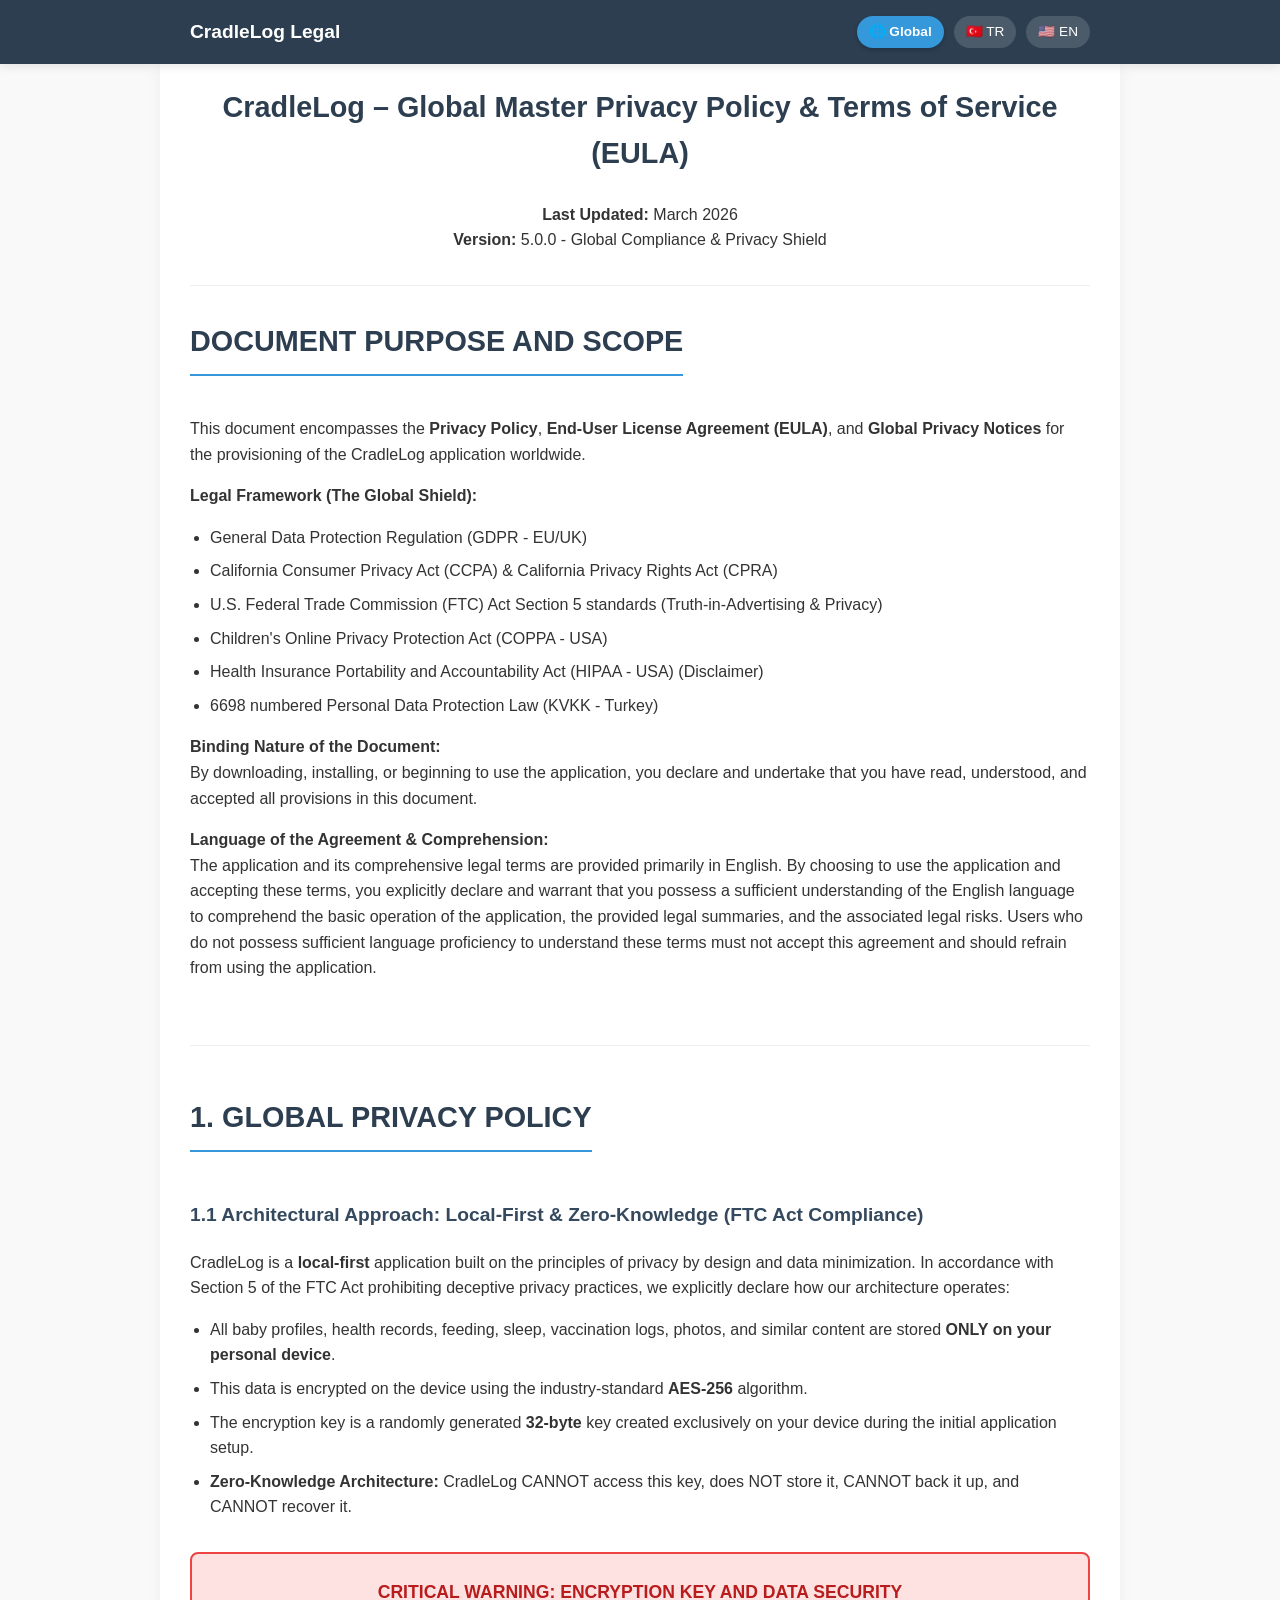
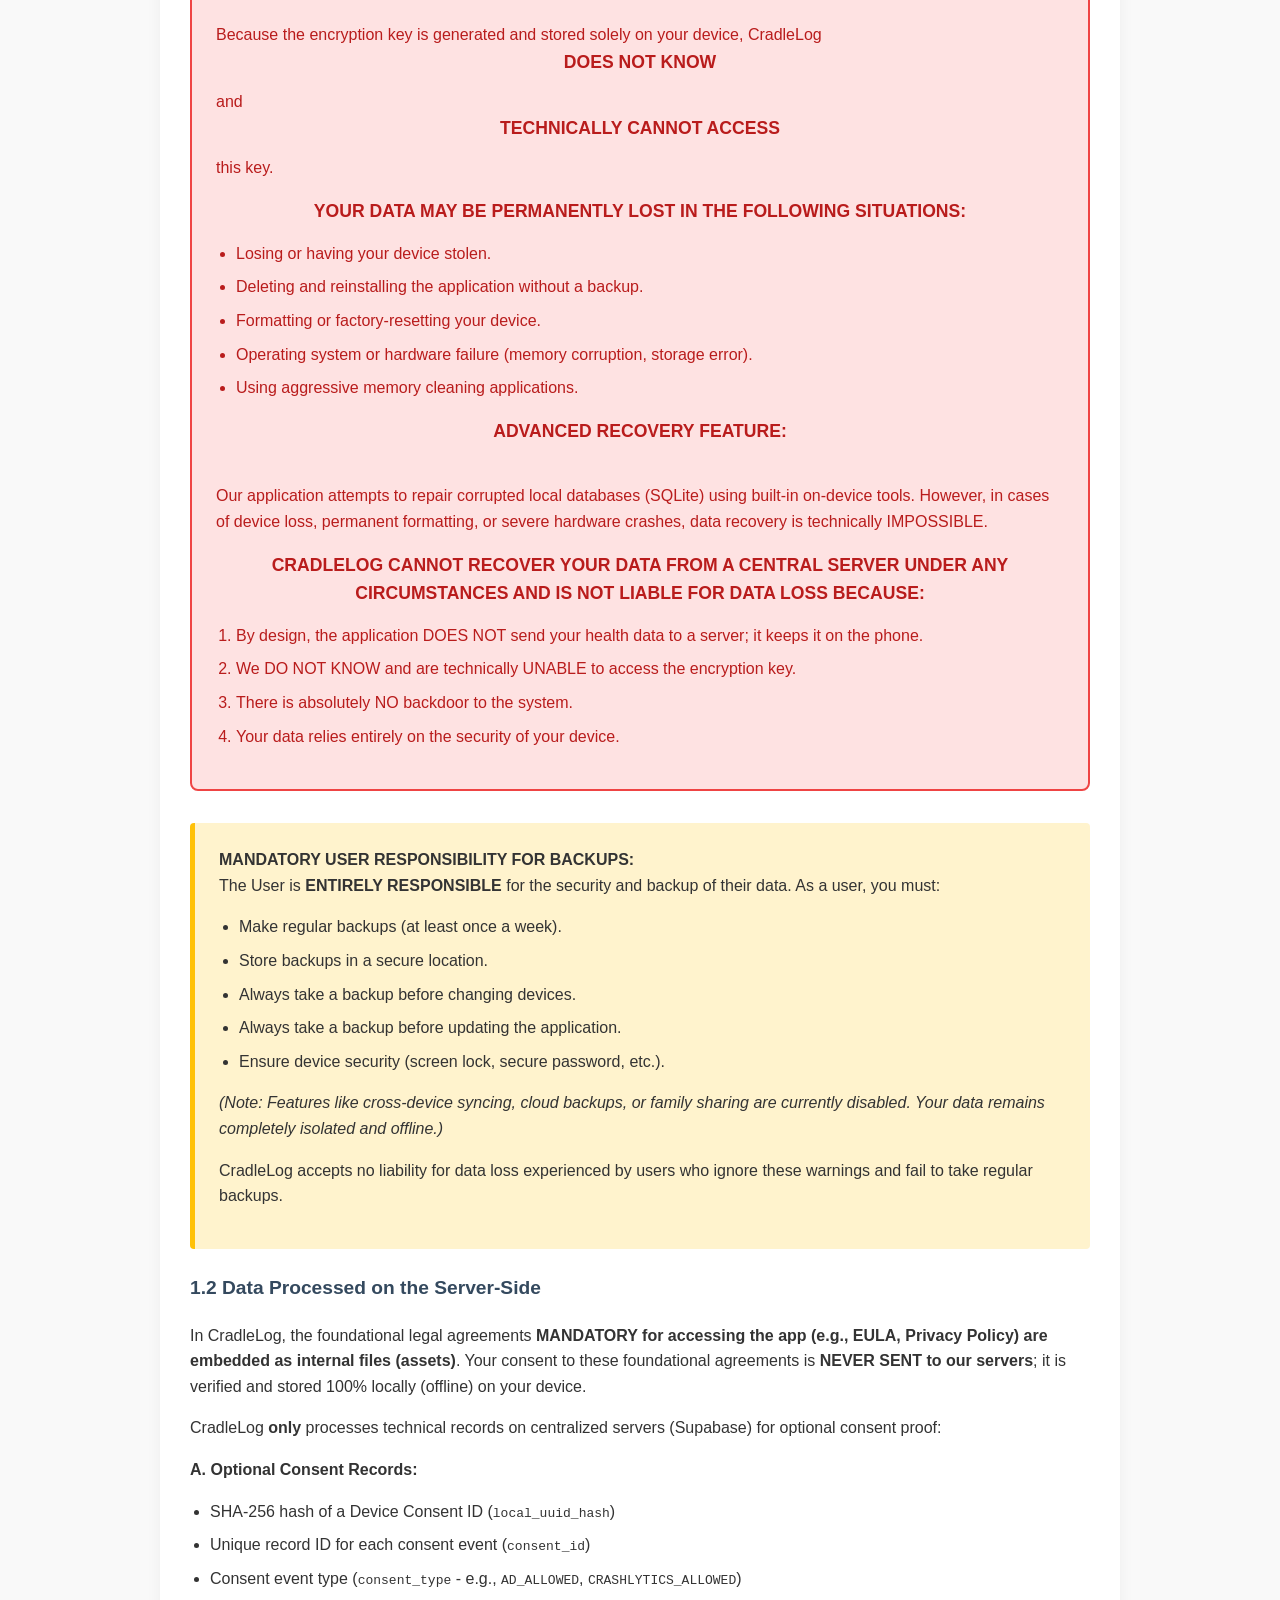
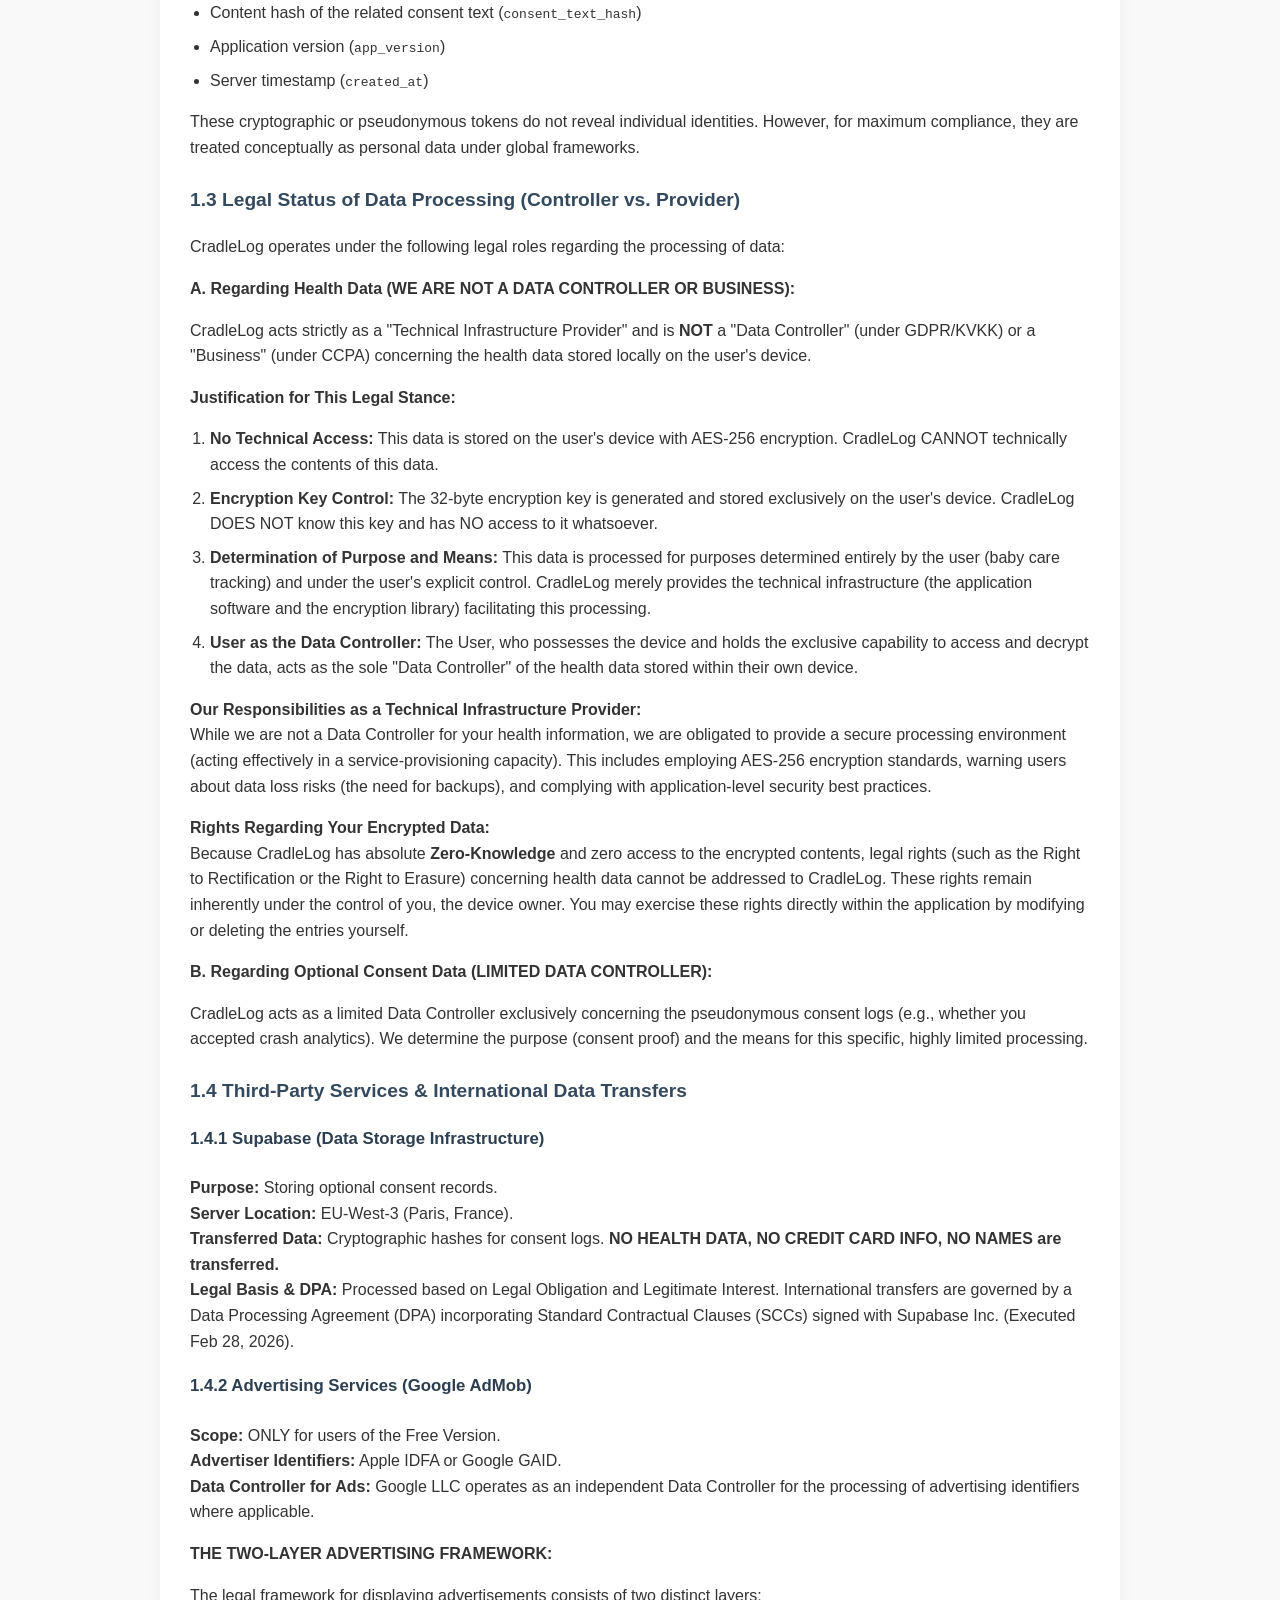
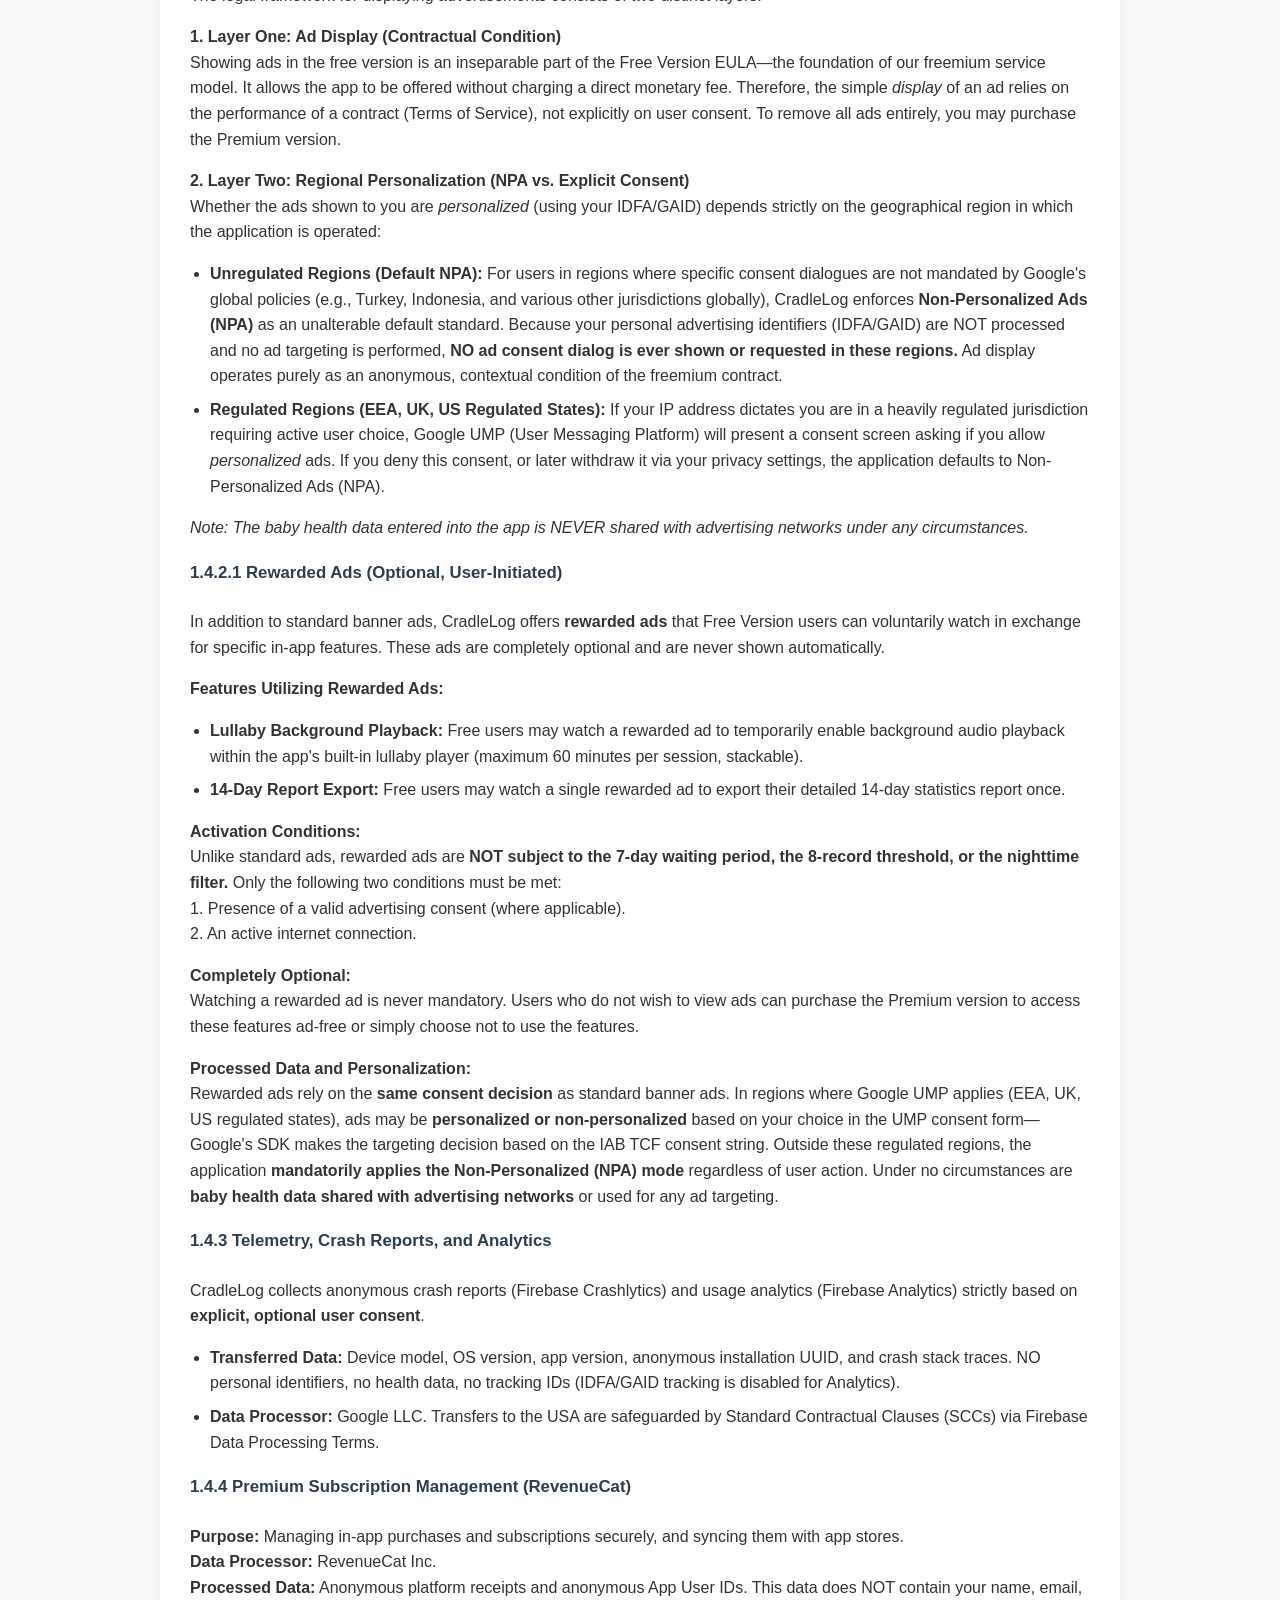
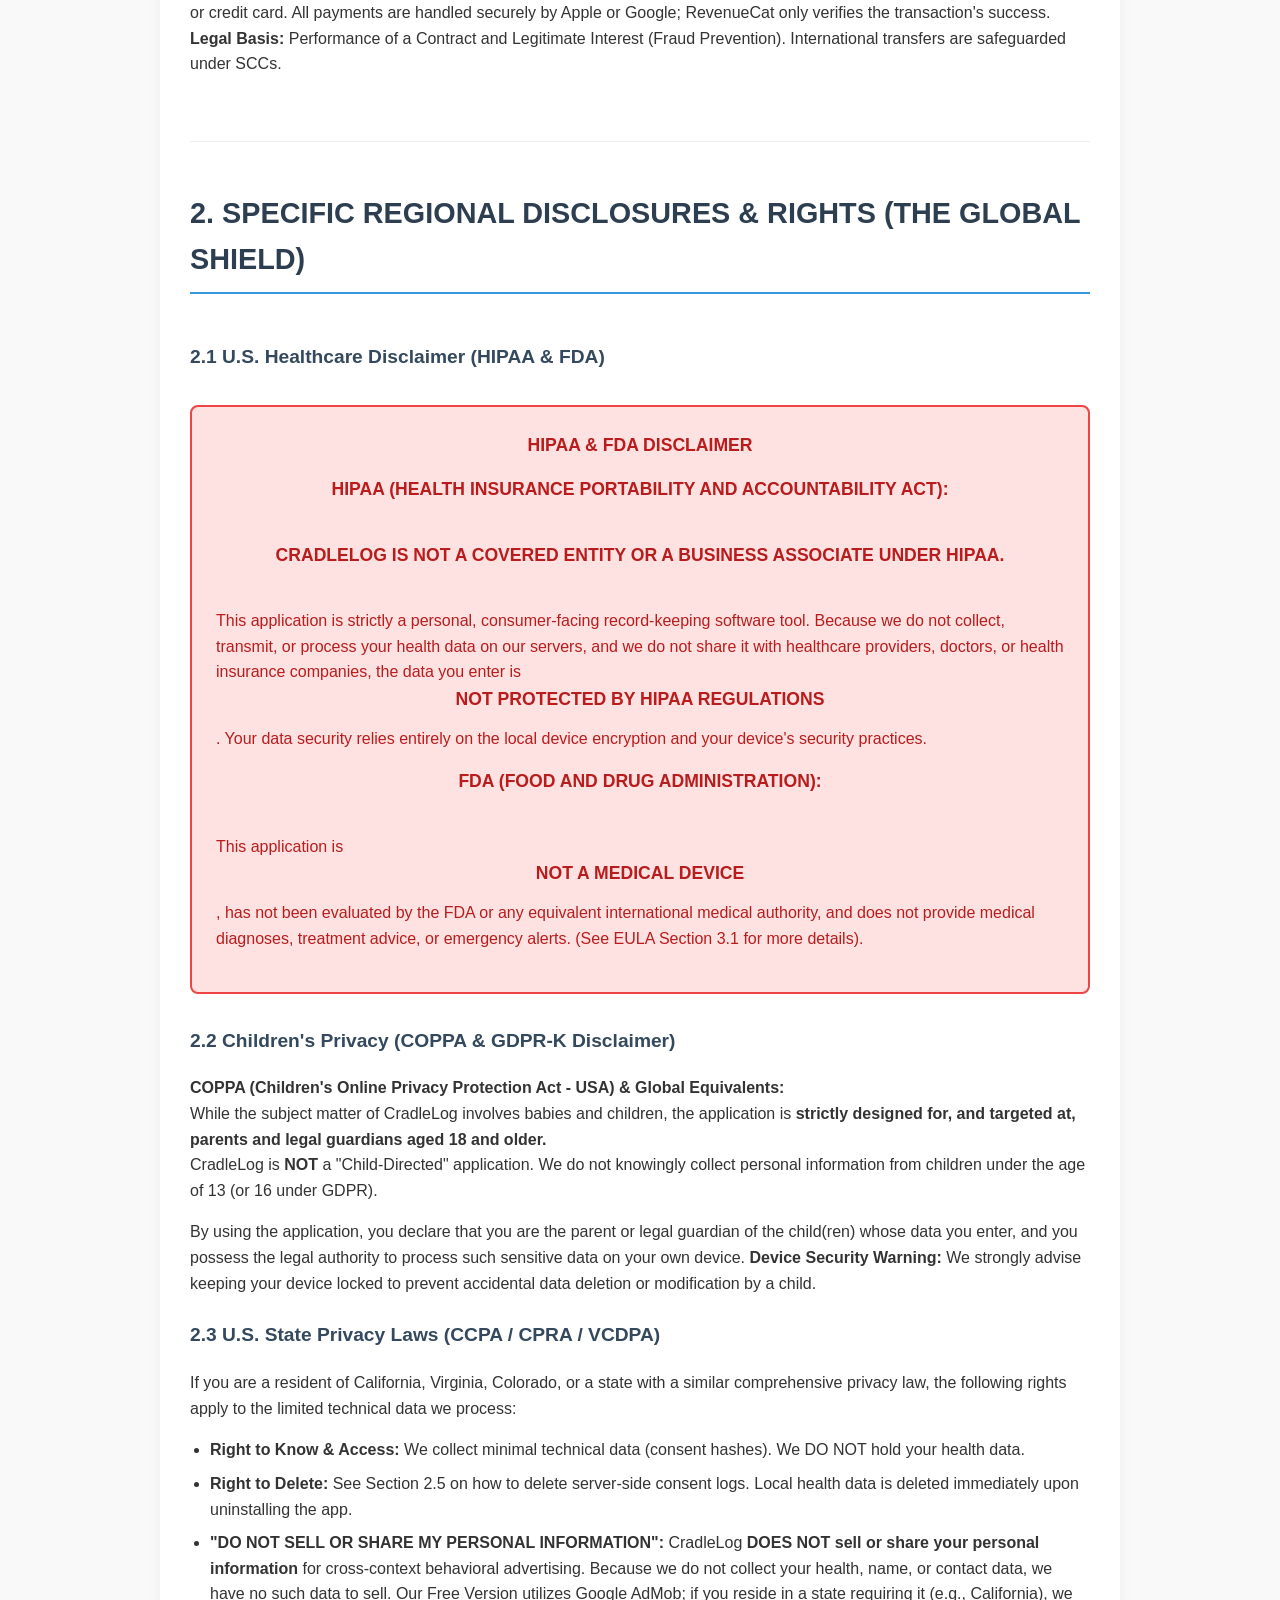
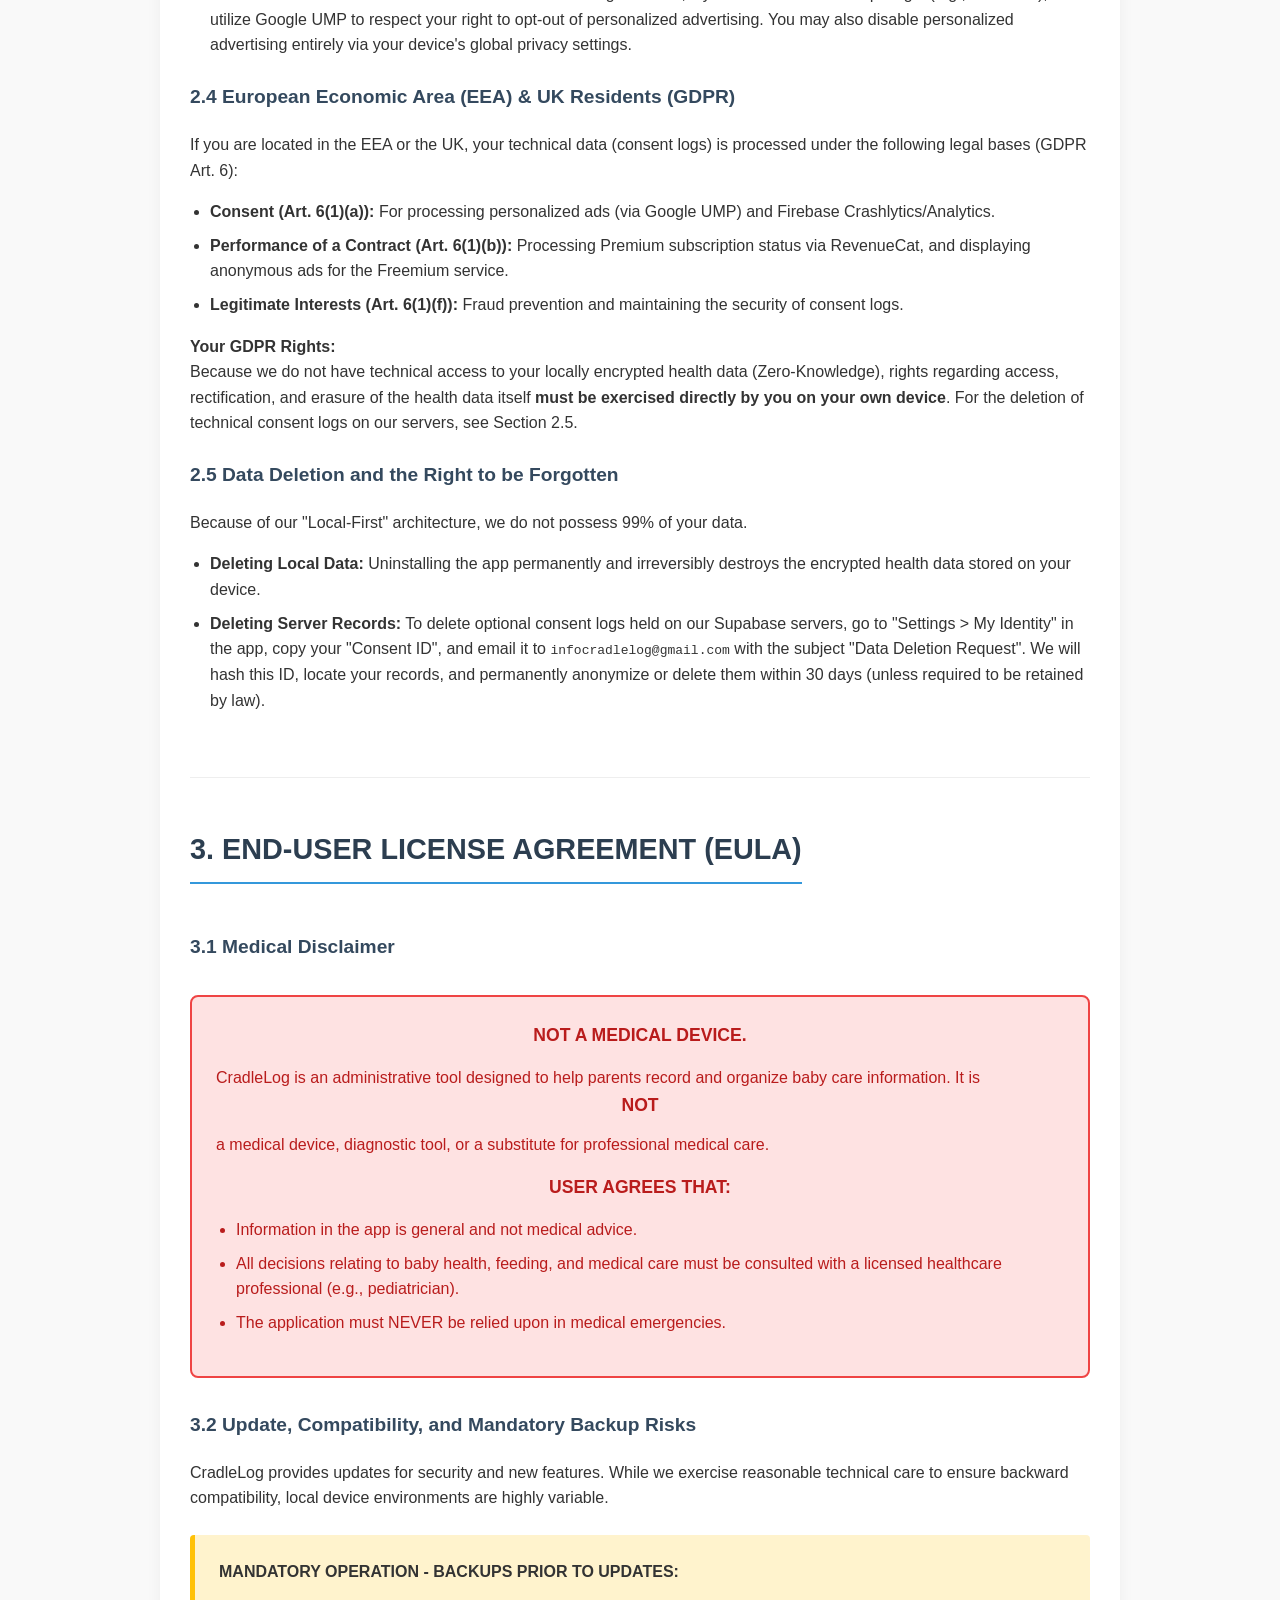
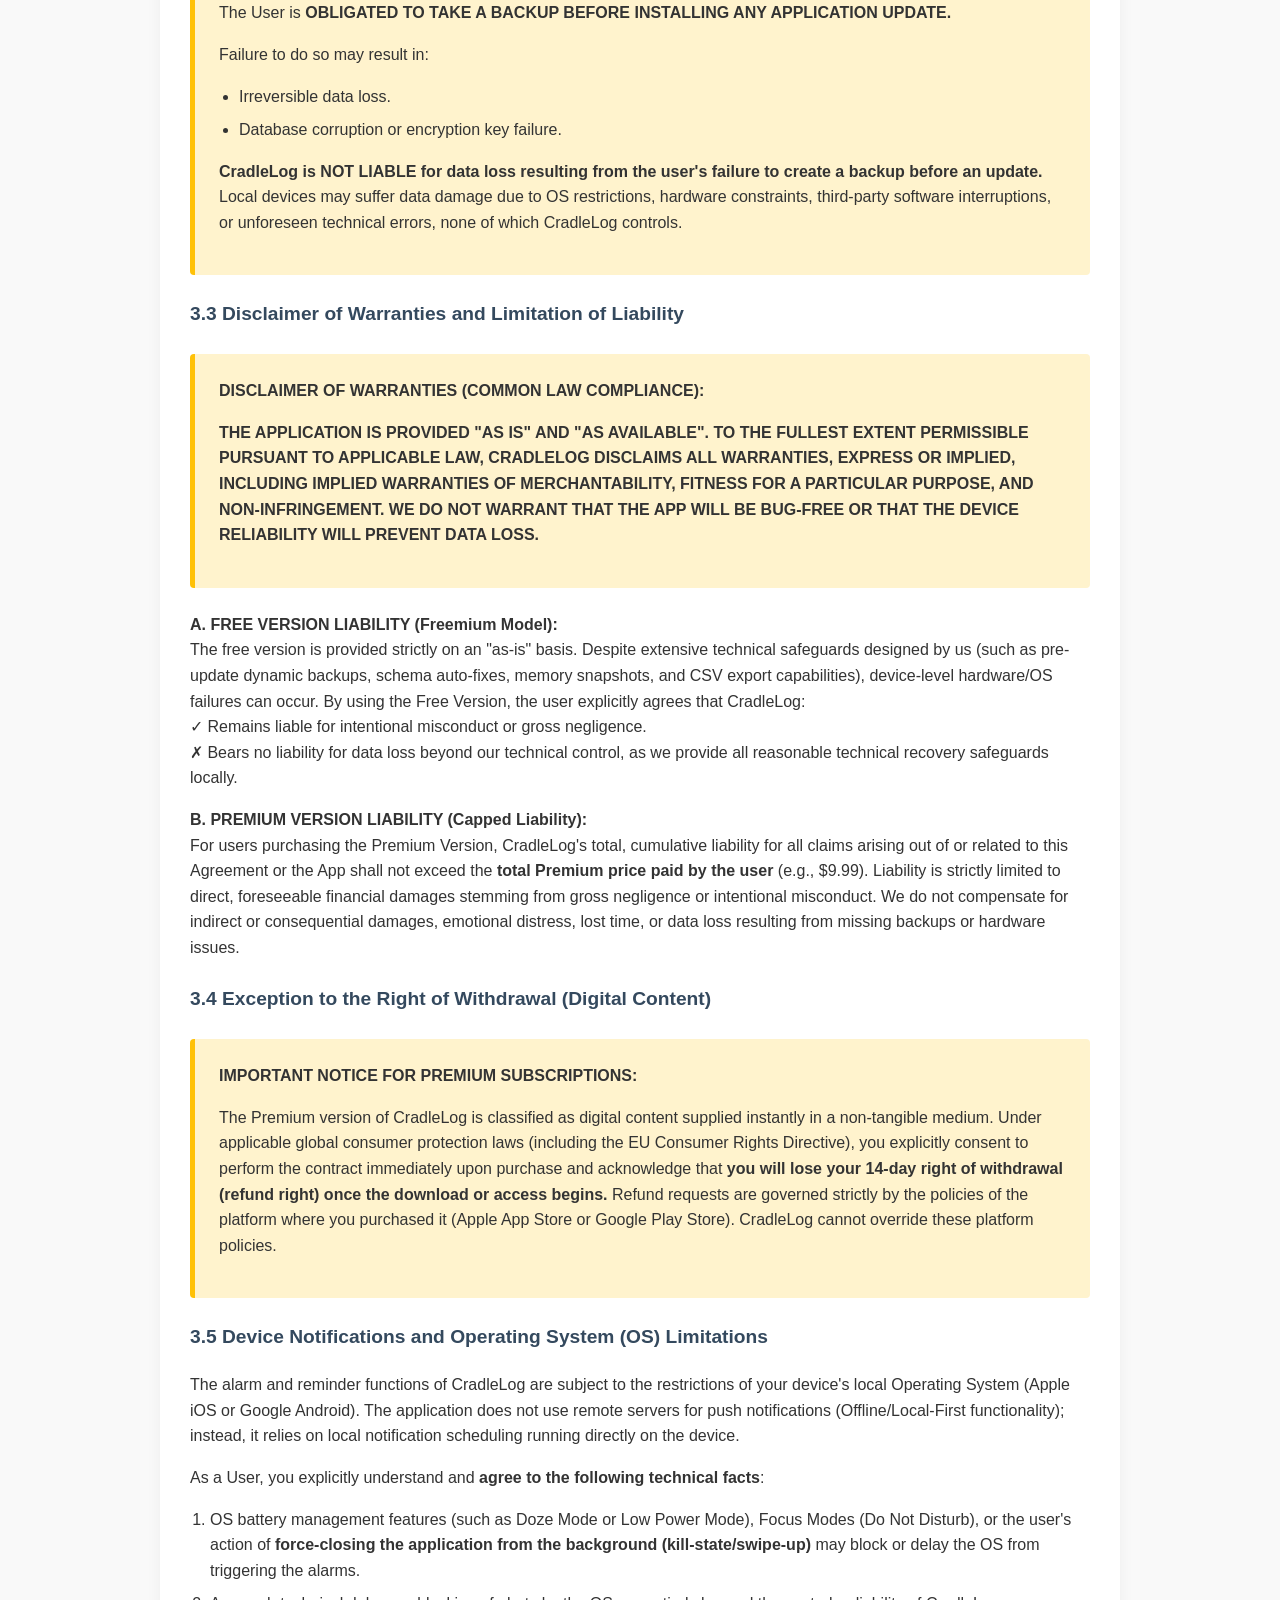
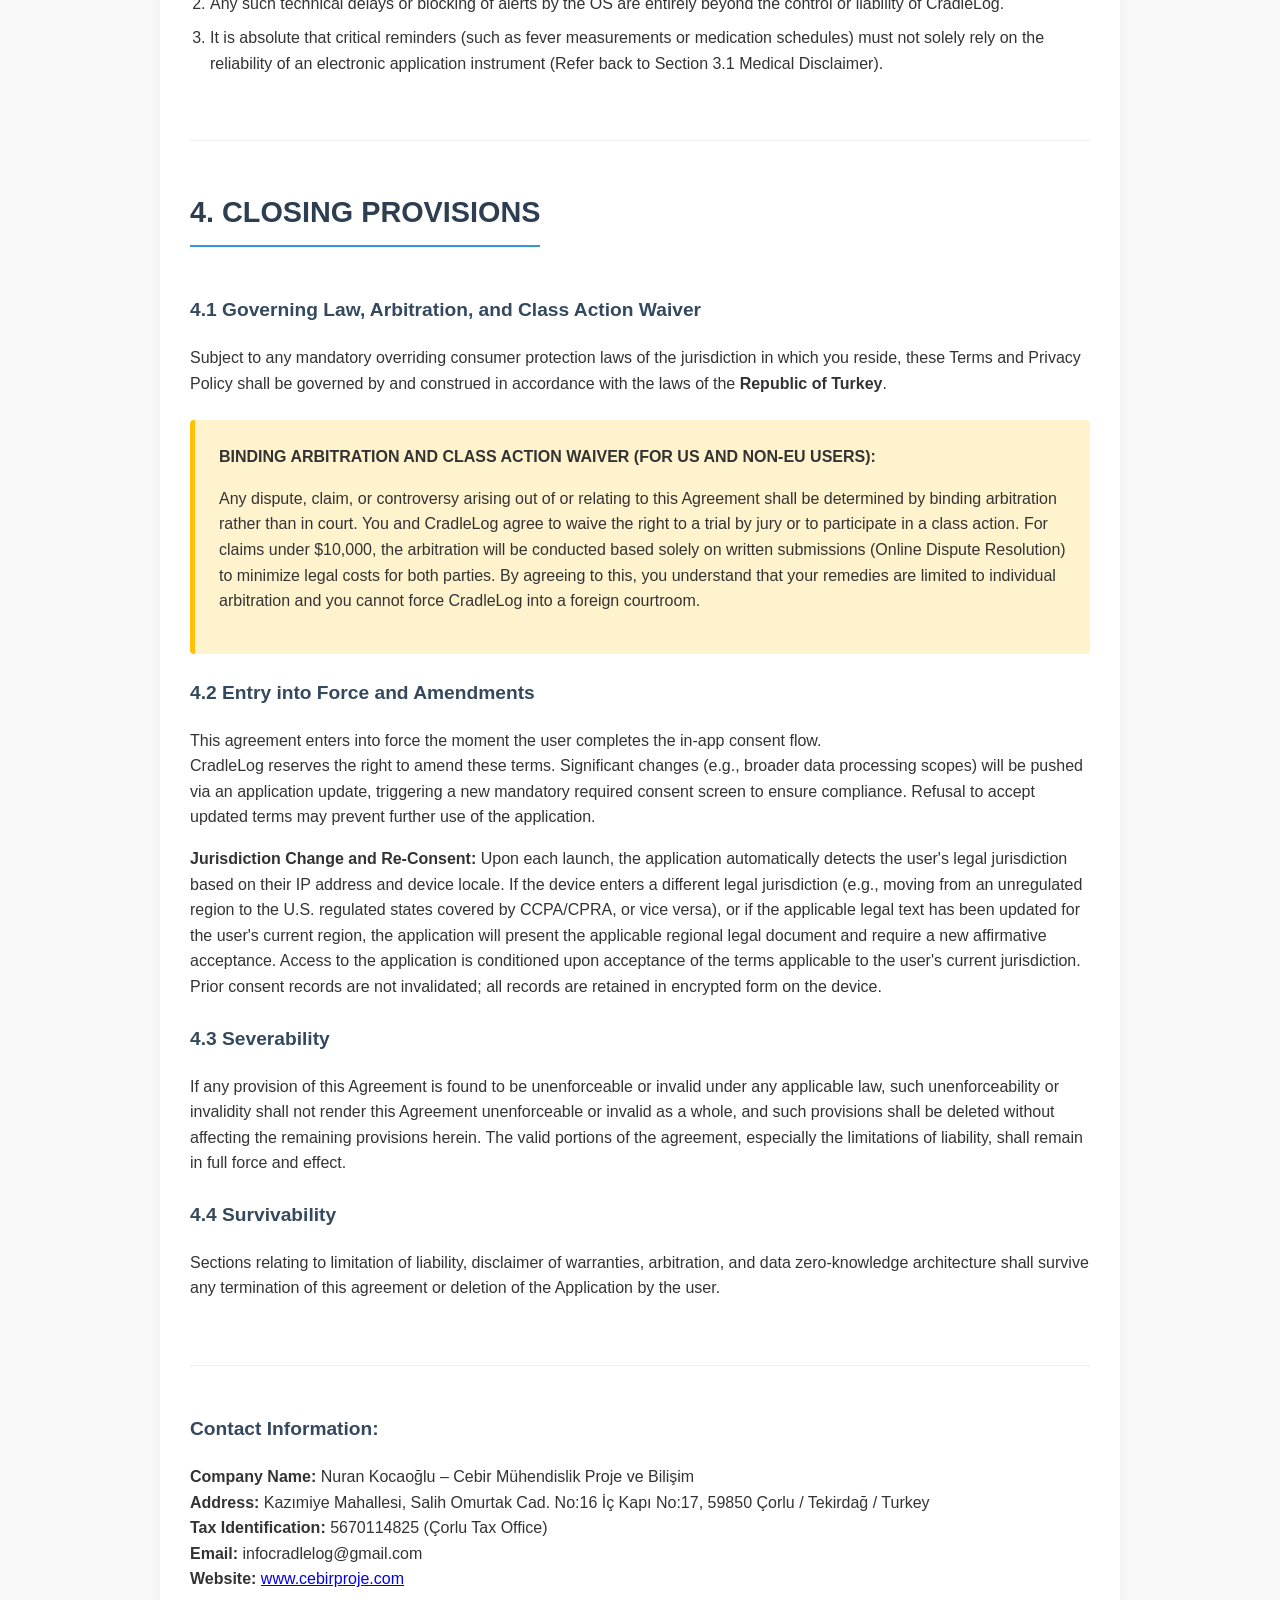
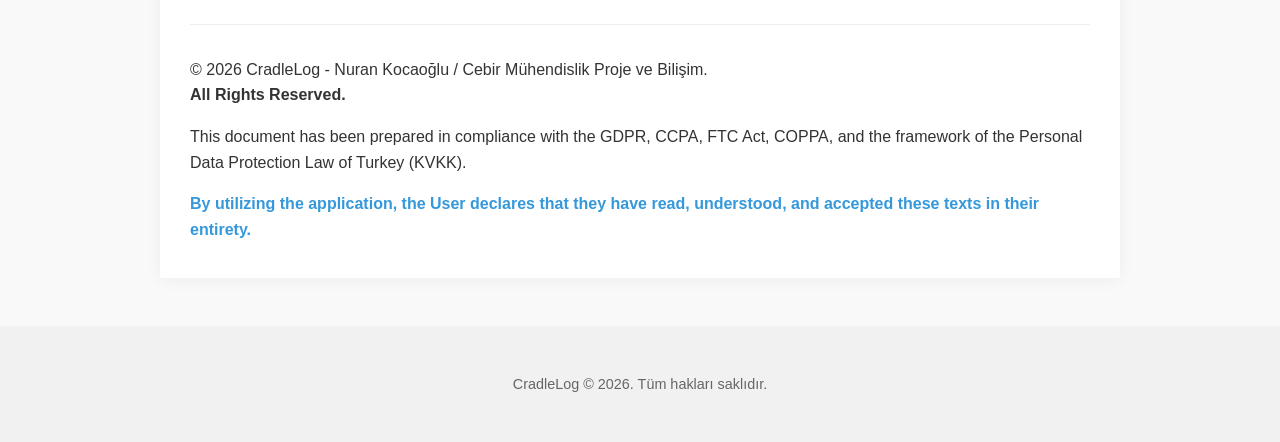
<file: en.html>
<!DOCTYPE html>
<html lang="en">
<head>
    <meta charset="UTF-8">
    <meta name="viewport" content="width=device-width, initial-scale=1.0">
    <title>CradleLog – Global Master Privacy Policy & Terms of Service (EULA)</title>
    <link rel="stylesheet" href="style.css">
</head>
<body>

    <header>
        <div class="header-content">
            <h1>CradleLog Legal</h1>
            <nav>
                <nav>
                    <a href="#global" class="active">🌐 Global</a>
                    <a href="#tr">🇹🇷 TR</a>
                    <a href="#en">🇺🇸 EN</a>
                </nav>
            </nav>
        </div>
    </header>

    <div class="container">
        
        <div style="text-align: center; margin-bottom: 2rem;">
            <h2 style="border-bottom: none; margin-bottom: 0;">CradleLog – Global Master Privacy Policy & Terms of Service (EULA)</h2>
            <p><strong>Last Updated:</strong> March 2026<br>
            <strong>Version:</strong> 5.0.0 - Global Compliance & Privacy Shield</p>
        </div>
        <hr style="border: 0; border-top: 1px solid #eee; margin-bottom: 2rem;">

        <section id="purpose-and-scope">
            <h2>DOCUMENT PURPOSE AND SCOPE</h2>
            <p>This document encompasses the <strong>Privacy Policy</strong>, <strong>End-User License Agreement (EULA)</strong>, and <strong>Global Privacy Notices</strong> for the provisioning of the CradleLog application worldwide.</p>

            <p><strong>Legal Framework (The Global Shield):</strong></p>
            <ul>
                <li>General Data Protection Regulation (GDPR - EU/UK)</li>
                <li>California Consumer Privacy Act (CCPA) & California Privacy Rights Act (CPRA)</li>
                <li>U.S. Federal Trade Commission (FTC) Act Section 5 standards (Truth-in-Advertising & Privacy)</li>
                <li>Children's Online Privacy Protection Act (COPPA - USA)</li>
                <li>Health Insurance Portability and Accountability Act (HIPAA - USA) (Disclaimer)</li>
                <li>6698 numbered Personal Data Protection Law (KVKK - Turkey)</li>
            </ul>

            <p><strong>Binding Nature of the Document:</strong><br>
            By downloading, installing, or beginning to use the application, you declare and undertake that you have read, understood, and accepted all provisions in this document.</p>

            <p><strong>Language of the Agreement & Comprehension:</strong><br>
            The application and its comprehensive legal terms are provided primarily in English. By choosing to use the application and accepting these terms, you explicitly declare and warrant that you possess a sufficient understanding of the English language to comprehend the basic operation of the application, the provided legal summaries, and the associated legal risks. Users who do not possess sufficient language proficiency to understand these terms must not accept this agreement and should refrain from using the application.</p>
        </section>

        <section id="global-privacy-policy">
            <h2>1. GLOBAL PRIVACY POLICY</h2>

            <h3>1.1 Architectural Approach: Local-First & Zero-Knowledge (FTC Act Compliance)</h3>
            <p>CradleLog is a <strong>local-first</strong> application built on the principles of privacy by design and data minimization. In accordance with Section 5 of the FTC Act prohibiting deceptive privacy practices, we explicitly declare how our architecture operates:</p>

            <ul>
                <li>All baby profiles, health records, feeding, sleep, vaccination logs, photos, and similar content are stored <strong>ONLY on your personal device</strong>.</li>
                <li>This data is encrypted on the device using the industry-standard <strong>AES-256</strong> algorithm.</li>
                <li>The encryption key is a randomly generated <strong>32-byte</strong> key created exclusively on your device during the initial application setup.</li>
                <li><strong>Zero-Knowledge Architecture:</strong> CradleLog CANNOT access this key, does NOT store it, CANNOT back it up, and CANNOT recover it.</li>
            </ul>

            <div class="medical-warning">
                <strong>CRITICAL WARNING: ENCRYPTION KEY AND DATA SECURITY</strong>
                <p>Because the encryption key is generated and stored solely on your device, CradleLog <strong>DOES NOT KNOW</strong> and <strong>TECHNICALLY CANNOT ACCESS</strong> this key.</p>
                <p><strong>Your data MAY BE PERMANENTLY LOST in the following situations:</strong></p>
                <ul>
                    <li>Losing or having your device stolen.</li>
                    <li>Deleting and reinstalling the application without a backup.</li>
                    <li>Formatting or factory-resetting your device.</li>
                    <li>Operating system or hardware failure (memory corruption, storage error).</li>
                    <li>Using aggressive memory cleaning applications.</li>
                </ul>
                <p><strong>Advanced Recovery Feature:</strong><br>
                Our application attempts to repair corrupted local databases (SQLite) using built-in on-device tools. However, in cases of device loss, permanent formatting, or severe hardware crashes, data recovery is technically IMPOSSIBLE.</p>
                <p><strong>CradleLog CANNOT recover your data from a central server under any circumstances and is NOT LIABLE for data loss because:</strong></p>
                <ol>
                    <li>By design, the application DOES NOT send your health data to a server; it keeps it on the phone.</li>
                    <li>We DO NOT KNOW and are technically UNABLE to access the encryption key.</li>
                    <li>There is absolutely NO backdoor to the system.</li>
                    <li>Your data relies entirely on the security of your device.</li>
                </ol>
            </div>

            <div class="warning-box">
                <strong>MANDATORY USER RESPONSIBILITY FOR BACKUPS:</strong><br>
                The User is <strong>ENTIRELY RESPONSIBLE</strong> for the security and backup of their data. As a user, you must:
                <ul>
                    <li>Make regular backups (at least once a week).</li>
                    <li>Store backups in a secure location.</li>
                    <li>Always take a backup before changing devices.</li>
                    <li>Always take a backup before updating the application.</li>
                    <li>Ensure device security (screen lock, secure password, etc.).</li>
                </ul>
                <p><em>(Note: Features like cross-device syncing, cloud backups, or family sharing are currently disabled. Your data remains completely isolated and offline.)</em></p>
                <p>CradleLog accepts no liability for data loss experienced by users who ignore these warnings and fail to take regular backups.</p>
            </div>

            <h3>1.2 Data Processed on the Server-Side</h3>
            <p>In CradleLog, the foundational legal agreements <strong>MANDATORY for accessing the app (e.g., EULA, Privacy Policy) are embedded as internal files (assets)</strong>. Your consent to these foundational agreements is <strong>NEVER SENT to our servers</strong>; it is verified and stored 100% locally (offline) on your device.</p>

            <p>CradleLog <strong>only</strong> processes technical records on centralized servers (Supabase) for optional consent proof:</p>
            <p><strong>A. Optional Consent Records:</strong></p>
            <ul>
                <li>SHA-256 hash of a Device Consent ID (<code>local_uuid_hash</code>)</li>
                <li>Unique record ID for each consent event (<code>consent_id</code>)</li>
                <li>Consent event type (<code>consent_type</code> - e.g., <code>AD_ALLOWED</code>, <code>CRASHLYTICS_ALLOWED</code>)</li>
                <li>Content hash of the related consent text (<code>consent_text_hash</code>)</li>
                <li>Application version (<code>app_version</code>)</li>
                <li>Server timestamp (<code>created_at</code>)</li>
            </ul>
            <p>These cryptographic or pseudonymous tokens do not reveal individual identities. However, for maximum compliance, they are treated conceptually as personal data under global frameworks.</p>

            <h3>1.3 Legal Status of Data Processing (Controller vs. Provider)</h3>
            <p>CradleLog operates under the following legal roles regarding the processing of data:</p>

            <p><strong>A. Regarding Health Data (WE ARE NOT A DATA CONTROLLER OR BUSINESS):</strong></p>
            <p>CradleLog acts strictly as a "Technical Infrastructure Provider" and is <strong>NOT</strong> a "Data Controller" (under GDPR/KVKK) or a "Business" (under CCPA) concerning the health data stored locally on the user's device.</p>
            <p><strong>Justification for This Legal Stance:</strong></p>
            <ol>
                <li><strong>No Technical Access:</strong> This data is stored on the user's device with AES-256 encryption. CradleLog CANNOT technically access the contents of this data.</li>
                <li><strong>Encryption Key Control:</strong> The 32-byte encryption key is generated and stored exclusively on the user's device. CradleLog DOES NOT know this key and has NO access to it whatsoever.</li>
                <li><strong>Determination of Purpose and Means:</strong> This data is processed for purposes determined entirely by the user (baby care tracking) and under the user's explicit control. CradleLog merely provides the technical infrastructure (the application software and the encryption library) facilitating this processing.</li>
                <li><strong>User as the Data Controller:</strong> The User, who possesses the device and holds the exclusive capability to access and decrypt the data, acts as the sole "Data Controller" of the health data stored within their own device.</li>
            </ol>
            
            <p><strong>Our Responsibilities as a Technical Infrastructure Provider:</strong><br>
            While we are not a Data Controller for your health information, we are obligated to provide a secure processing environment (acting effectively in a service-provisioning capacity). This includes employing AES-256 encryption standards, warning users about data loss risks (the need for backups), and complying with application-level security best practices.</p>

            <p><strong>Rights Regarding Your Encrypted Data:</strong><br>
            Because CradleLog has absolute <strong>Zero-Knowledge</strong> and zero access to the encrypted contents, legal rights (such as the Right to Rectification or the Right to Erasure) concerning health data cannot be addressed to CradleLog. These rights remain inherently under the control of you, the device owner. You may exercise these rights directly within the application by modifying or deleting the entries yourself.</p>

            <p><strong>B. Regarding Optional Consent Data (LIMITED DATA CONTROLLER):</strong></p>
            <p>CradleLog acts as a limited Data Controller exclusively concerning the pseudonymous consent logs (e.g., whether you accepted crash analytics). We determine the purpose (consent proof) and the means for this specific, highly limited processing.</p>

            <h3>1.4 Third-Party Services & International Data Transfers</h3>

            <h4>1.4.1 Supabase (Data Storage Infrastructure)</h4>
            <p><strong>Purpose:</strong> Storing optional consent records.<br>
            <strong>Server Location:</strong> EU-West-3 (Paris, France).<br>
            <strong>Transferred Data:</strong> Cryptographic hashes for consent logs. <strong>NO HEALTH DATA, NO CREDIT CARD INFO, NO NAMES are transferred.</strong><br>
            <strong>Legal Basis & DPA:</strong> Processed based on Legal Obligation and Legitimate Interest. International transfers are governed by a Data Processing Agreement (DPA) incorporating Standard Contractual Clauses (SCCs) signed with Supabase Inc. (Executed Feb 28, 2026).</p>

            <h4>1.4.2 Advertising Services (Google AdMob)</h4>
            <p><strong>Scope:</strong> ONLY for users of the Free Version.<br>
            <strong>Advertiser Identifiers:</strong> Apple IDFA or Google GAID.<br>
            <strong>Data Controller for Ads:</strong> Google LLC operates as an independent Data Controller for the processing of advertising identifiers where applicable.</p>

            <p><strong>THE TWO-LAYER ADVERTISING FRAMEWORK:</strong></p>
            <p>The legal framework for displaying advertisements consists of two distinct layers:</p>
            <p><strong>1. Layer One: Ad Display (Contractual Condition)</strong><br>
            Showing ads in the free version is an inseparable part of the Free Version EULA—the foundation of our freemium service model. It allows the app to be offered without charging a direct monetary fee. Therefore, the simple <em>display</em> of an ad relies on the performance of a contract (Terms of Service), not explicitly on user consent. To remove all ads entirely, you may purchase the Premium version.</p>
            
            <p><strong>2. Layer Two: Regional Personalization (NPA vs. Explicit Consent)</strong><br>
            Whether the ads shown to you are <em>personalized</em> (using your IDFA/GAID) depends strictly on the geographical region in which the application is operated:</p>
            <ul>
                <li><strong>Unregulated Regions (Default NPA):</strong> For users in regions where specific consent dialogues are not mandated by Google's global policies (e.g., Turkey, Indonesia, and various other jurisdictions globally), CradleLog enforces <strong>Non-Personalized Ads (NPA)</strong> as an unalterable default standard. Because your personal advertising identifiers (IDFA/GAID) are NOT processed and no ad targeting is performed, <strong>NO ad consent dialog is ever shown or requested in these regions.</strong> Ad display operates purely as an anonymous, contextual condition of the freemium contract.</li>
                <li><strong>Regulated Regions (EEA, UK, US Regulated States):</strong> If your IP address dictates you are in a heavily regulated jurisdiction requiring active user choice, Google UMP (User Messaging Platform) will present a consent screen asking if you allow <em>personalized</em> ads. If you deny this consent, or later withdraw it via your privacy settings, the application defaults to Non-Personalized Ads (NPA).</li>
            </ul>
            <p><em>Note: The baby health data entered into the app is NEVER shared with advertising networks under any circumstances.</em></p>

            <h4>1.4.2.1 Rewarded Ads (Optional, User-Initiated)</h4>
            <p>In addition to standard banner ads, CradleLog offers <strong>rewarded ads</strong> that Free Version users can voluntarily watch in exchange for specific in-app features. These ads are completely optional and are never shown automatically.</p>
            <p><strong>Features Utilizing Rewarded Ads:</strong></p>
            <ul>
                <li><strong>Lullaby Background Playback:</strong> Free users may watch a rewarded ad to temporarily enable background audio playback within the app's built-in lullaby player (maximum 60 minutes per session, stackable).</li>
                <li><strong>14-Day Report Export:</strong> Free users may watch a single rewarded ad to export their detailed 14-day statistics report once.</li>
            </ul>
            <p><strong>Activation Conditions:</strong><br>
            Unlike standard ads, rewarded ads are <strong>NOT subject to the 7-day waiting period, the 8-record threshold, or the nighttime filter.</strong> Only the following two conditions must be met:<br>
            1. Presence of a valid advertising consent (where applicable).<br>
            2. An active internet connection.</p>
            <p><strong>Completely Optional:</strong><br>
            Watching a rewarded ad is never mandatory. Users who do not wish to view ads can purchase the Premium version to access these features ad-free or simply choose not to use the features.</p>
            <p><strong>Processed Data and Personalization:</strong><br>
            Rewarded ads rely on the <strong>same consent decision</strong> as standard banner ads. In regions where Google UMP applies (EEA, UK, US regulated states), ads may be <strong>personalized or non-personalized</strong> based on your choice in the UMP consent form—Google's SDK makes the targeting decision based on the IAB TCF consent string. Outside these regulated regions, the application <strong>mandatorily applies the Non-Personalized (NPA) mode</strong> regardless of user action. Under no circumstances are <strong>baby health data shared with advertising networks</strong> or used for any ad targeting.</p>

            <h4>1.4.3 Telemetry, Crash Reports, and Analytics</h4>
            <p>CradleLog collects anonymous crash reports (Firebase Crashlytics) and usage analytics (Firebase Analytics) strictly based on <strong>explicit, optional user consent</strong>.</p>
            <ul>
                <li><strong>Transferred Data:</strong> Device model, OS version, app version, anonymous installation UUID, and crash stack traces. NO personal identifiers, no health data, no tracking IDs (IDFA/GAID tracking is disabled for Analytics).</li>
                <li><strong>Data Processor:</strong> Google LLC. Transfers to the USA are safeguarded by Standard Contractual Clauses (SCCs) via Firebase Data Processing Terms.</li>
            </ul>

            <h4>1.4.4 Premium Subscription Management (RevenueCat)</h4>
            <p><strong>Purpose:</strong> Managing in-app purchases and subscriptions securely, and syncing them with app stores.<br>
            <strong>Data Processor:</strong> RevenueCat Inc.<br>
            <strong>Processed Data:</strong> Anonymous platform receipts and anonymous App User IDs. This data does NOT contain your name, email, or credit card. All payments are handled securely by Apple or Google; RevenueCat only verifies the transaction's success.<br>
            <strong>Legal Basis:</strong> Performance of a Contract and Legitimate Interest (Fraud Prevention). International transfers are safeguarded under SCCs.</p>
        </section>

        <section id="specific-regional-disclosures">
            <h2>2. SPECIFIC REGIONAL DISCLOSURES & RIGHTS (THE GLOBAL SHIELD)</h2>

            <h3>2.1 U.S. Healthcare Disclaimer (HIPAA & FDA)</h3>
            
            <div class="medical-warning">
                <strong>HIPAA & FDA DISCLAIMER</strong>
                <p><strong>HIPAA (Health Insurance Portability and Accountability Act):</strong><br>
                <strong>CRADLELOG IS NOT A COVERED ENTITY OR A BUSINESS ASSOCIATE UNDER HIPAA.</strong><br>
                This application is strictly a personal, consumer-facing record-keeping software tool. Because we do not collect, transmit, or process your health data on our servers, and we do not share it with healthcare providers, doctors, or health insurance companies, the data you enter is <strong>NOT protected by HIPAA regulations</strong>. Your data security relies entirely on the local device encryption and your device's security practices.</p>

                <p><strong>FDA (Food and Drug Administration):</strong><br>
                This application is <strong>NOT a medical device</strong>, has not been evaluated by the FDA or any equivalent international medical authority, and does not provide medical diagnoses, treatment advice, or emergency alerts. (See EULA Section 3.1 for more details).</p>
            </div>

            <h3>2.2 Children's Privacy (COPPA & GDPR-K Disclaimer)</h3>
            <p><strong>COPPA (Children's Online Privacy Protection Act - USA) & Global Equivalents:</strong><br>
            While the subject matter of CradleLog involves babies and children, the application is <strong>strictly designed for, and targeted at, parents and legal guardians aged 18 and older.</strong><br>
            CradleLog is <strong>NOT</strong> a "Child-Directed" application. We do not knowingly collect personal information from children under the age of 13 (or 16 under GDPR).</p>

            <p>By using the application, you declare that you are the parent or legal guardian of the child(ren) whose data you enter, and you possess the legal authority to process such sensitive data on your own device. <strong>Device Security Warning:</strong> We strongly advise keeping your device locked to prevent accidental data deletion or modification by a child.</p>

            <h3>2.3 U.S. State Privacy Laws (CCPA / CPRA / VCDPA)</h3>
            <p>If you are a resident of California, Virginia, Colorado, or a state with a similar comprehensive privacy law, the following rights apply to the limited technical data we process:</p>
            <ul>
                <li><strong>Right to Know & Access:</strong> We collect minimal technical data (consent hashes). We DO NOT hold your health data.</li>
                <li><strong>Right to Delete:</strong> See Section 2.5 on how to delete server-side consent logs. Local health data is deleted immediately upon uninstalling the app.</li>
                <li><strong>"DO NOT SELL OR SHARE MY PERSONAL INFORMATION":</strong> CradleLog <strong>DOES NOT sell or share your personal information</strong> for cross-context behavioral advertising. Because we do not collect your health, name, or contact data, we have no such data to sell. Our Free Version utilizes Google AdMob; if you reside in a state requiring it (e.g., California), we utilize Google UMP to respect your right to opt-out of personalized advertising. You may also disable personalized advertising entirely via your device's global privacy settings.</li>
            </ul>

            <h3>2.4 European Economic Area (EEA) & UK Residents (GDPR)</h3>
            <p>If you are located in the EEA or the UK, your technical data (consent logs) is processed under the following legal bases (GDPR Art. 6):</p>
            <ul>
                <li><strong>Consent (Art. 6(1)(a)):</strong> For processing personalized ads (via Google UMP) and Firebase Crashlytics/Analytics.</li>
                <li><strong>Performance of a Contract (Art. 6(1)(b)):</strong> Processing Premium subscription status via RevenueCat, and displaying anonymous ads for the Freemium service.</li>
                <li><strong>Legitimate Interests (Art. 6(1)(f)):</strong> Fraud prevention and maintaining the security of consent logs.</li>
            </ul>

            <p><strong>Your GDPR Rights:</strong><br>
            Because we do not have technical access to your locally encrypted health data (Zero-Knowledge), rights regarding access, rectification, and erasure of the health data itself <strong>must be exercised directly by you on your own device</strong>. For the deletion of technical consent logs on our servers, see Section 2.5.</p>

            <h3>2.5 Data Deletion and the Right to be Forgotten</h3>
            <p>Because of our "Local-First" architecture, we do not possess 99% of your data.</p>
            <ul>
                <li><strong>Deleting Local Data:</strong> Uninstalling the app permanently and irreversibly destroys the encrypted health data stored on your device.</li>
                <li><strong>Deleting Server Records:</strong> To delete optional consent logs held on our Supabase servers, go to "Settings > My Identity" in the app, copy your "Consent ID", and email it to <code>infocradlelog@gmail.com</code> with the subject "Data Deletion Request". We will hash this ID, locate your records, and permanently anonymize or delete them within 30 days (unless required to be retained by law).</li>
            </ul>
        </section>

        <section id="eula">
            <h2>3. END-USER LICENSE AGREEMENT (EULA)</h2>

            <h3>3.1 Medical Disclaimer</h3>
            
            <div class="medical-warning">
                <strong>NOT A MEDICAL DEVICE.</strong>
                <p>CradleLog is an administrative tool designed to help parents record and organize baby care information. It is <strong>NOT</strong> a medical device, diagnostic tool, or a substitute for professional medical care.</p>
                <p><strong>USER AGREES THAT:</strong></p>
                <ul>
                    <li>Information in the app is general and not medical advice.</li>
                    <li>All decisions relating to baby health, feeding, and medical care must be consulted with a licensed healthcare professional (e.g., pediatrician).</li>
                    <li>The application must NEVER be relied upon in medical emergencies.</li>
                </ul>
            </div>

            <h3>3.2 Update, Compatibility, and Mandatory Backup Risks</h3>
            <p>CradleLog provides updates for security and new features. While we exercise reasonable technical care to ensure backward compatibility, local device environments are highly variable.</p>

            <div class="warning-box">
                <strong>MANDATORY OPERATION - BACKUPS PRIOR TO UPDATES:</strong>
                <p>The User is <strong>OBLIGATED TO TAKE A BACKUP BEFORE INSTALLING ANY APPLICATION UPDATE.</strong></p>
                <p>Failure to do so may result in:</p>
                <ul>
                    <li>Irreversible data loss.</li>
                    <li>Database corruption or encryption key failure.</li>
                </ul>
                <p><strong>CradleLog is NOT LIABLE for data loss resulting from the user's failure to create a backup before an update.</strong> Local devices may suffer data damage due to OS restrictions, hardware constraints, third-party software interruptions, or unforeseen technical errors, none of which CradleLog controls.</p>
            </div>

            <h3>3.3 Disclaimer of Warranties and Limitation of Liability</h3>

            <div class="warning-box">
                <strong>DISCLAIMER OF WARRANTIES (COMMON LAW COMPLIANCE):</strong>
                <p><strong>THE APPLICATION IS PROVIDED "AS IS" AND "AS AVAILABLE". TO THE FULLEST EXTENT PERMISSIBLE PURSUANT TO APPLICABLE LAW, CRADLELOG DISCLAIMS ALL WARRANTIES, EXPRESS OR IMPLIED, INCLUDING IMPLIED WARRANTIES OF MERCHANTABILITY, FITNESS FOR A PARTICULAR PURPOSE, AND NON-INFRINGEMENT. WE DO NOT WARRANT THAT THE APP WILL BE BUG-FREE OR THAT THE DEVICE RELIABILITY WILL PREVENT DATA LOSS.</strong></p>
            </div>

            <p><strong>A. FREE VERSION LIABILITY (Freemium Model):</strong><br>
            The free version is provided strictly on an "as-is" basis. Despite extensive technical safeguards designed by us (such as pre-update dynamic backups, schema auto-fixes, memory snapshots, and CSV export capabilities), device-level hardware/OS failures can occur. By using the Free Version, the user explicitly agrees that CradleLog:<br>
            ✓ Remains liable for intentional misconduct or gross negligence.<br>
            ✗ Bears no liability for data loss beyond our technical control, as we provide all reasonable technical recovery safeguards locally.</p>

            <p><strong>B. PREMIUM VERSION LIABILITY (Capped Liability):</strong><br>
            For users purchasing the Premium Version, CradleLog's total, cumulative liability for all claims arising out of or related to this Agreement or the App shall not exceed the <strong>total Premium price paid by the user</strong> (e.g., $9.99). Liability is strictly limited to direct, foreseeable financial damages stemming from gross negligence or intentional misconduct. We do not compensate for indirect or consequential damages, emotional distress, lost time, or data loss resulting from missing backups or hardware issues.</p>

            <h3>3.4 Exception to the Right of Withdrawal (Digital Content)</h3>

            <div class="warning-box">
                <strong>IMPORTANT NOTICE FOR PREMIUM SUBSCRIPTIONS:</strong>
                <p>The Premium version of CradleLog is classified as digital content supplied instantly in a non-tangible medium. Under applicable global consumer protection laws (including the EU Consumer Rights Directive), you explicitly consent to perform the contract immediately upon purchase and acknowledge that <strong>you will lose your 14-day right of withdrawal (refund right) once the download or access begins.</strong> Refund requests are governed strictly by the policies of the platform where you purchased it (Apple App Store or Google Play Store). CradleLog cannot override these platform policies.</p>
            </div>

            <h3>3.5 Device Notifications and Operating System (OS) Limitations</h3>
            <p>The alarm and reminder functions of CradleLog are subject to the restrictions of your device's local Operating System (Apple iOS or Google Android). The application does not use remote servers for push notifications (Offline/Local-First functionality); instead, it relies on local notification scheduling running directly on the device.</p>
            <p>As a User, you explicitly understand and <strong>agree to the following technical facts</strong>:</p>
            <ol>
                <li>OS battery management features (such as Doze Mode or Low Power Mode), Focus Modes (Do Not Disturb), or the user's action of <strong>force-closing the application from the background (kill-state/swipe-up)</strong> may block or delay the OS from triggering the alarms.</li>
                <li>Any such technical delays or blocking of alerts by the OS are entirely beyond the control or liability of CradleLog.</li>
                <li>It is absolute that critical reminders (such as fever measurements or medication schedules) must not solely rely on the reliability of an electronic application instrument (Refer back to Section 3.1 Medical Disclaimer).</li>
            </ol>
        </section>

        <section id="closing-provisions">
            <h2>4. CLOSING PROVISIONS</h2>

            <h3>4.1 Governing Law, Arbitration, and Class Action Waiver</h3>
            <p>Subject to any mandatory overriding consumer protection laws of the jurisdiction in which you reside, these Terms and Privacy Policy shall be governed by and construed in accordance with the laws of the <strong>Republic of Turkey</strong>.</p>

            <div class="warning-box">
                <strong>BINDING ARBITRATION AND CLASS ACTION WAIVER (FOR US AND NON-EU USERS):</strong>
                <p>Any dispute, claim, or controversy arising out of or relating to this Agreement shall be determined by binding arbitration rather than in court. You and CradleLog agree to waive the right to a trial by jury or to participate in a class action. For claims under $10,000, the arbitration will be conducted based solely on written submissions (Online Dispute Resolution) to minimize legal costs for both parties. By agreeing to this, you understand that your remedies are limited to individual arbitration and you cannot force CradleLog into a foreign courtroom.</p>
            </div>

            <h3>4.2 Entry into Force and Amendments</h3>
            <p>This agreement enters into force the moment the user completes the in-app consent flow.<br>
            CradleLog reserves the right to amend these terms. Significant changes (e.g., broader data processing scopes) will be pushed via an application update, triggering a new mandatory required consent screen to ensure compliance. Refusal to accept updated terms may prevent further use of the application.</p>
            
            <p><strong>Jurisdiction Change and Re-Consent:</strong> Upon each launch, the application automatically detects the user's legal jurisdiction based on their IP address and device locale. If the device enters a different legal jurisdiction (e.g., moving from an unregulated region to the U.S. regulated states covered by CCPA/CPRA, or vice versa), or if the applicable legal text has been updated for the user's current region, the application will present the applicable regional legal document and require a new affirmative acceptance. Access to the application is conditioned upon acceptance of the terms applicable to the user's current jurisdiction. Prior consent records are not invalidated; all records are retained in encrypted form on the device.</p>

            <h3>4.3 Severability</h3>
            <p>If any provision of this Agreement is found to be unenforceable or invalid under any applicable law, such unenforceability or invalidity shall not render this Agreement unenforceable or invalid as a whole, and such provisions shall be deleted without affecting the remaining provisions herein. The valid portions of the agreement, especially the limitations of liability, shall remain in full force and effect.</p>

            <h3>4.4 Survivability</h3>
            <p>Sections relating to limitation of liability, disclaimer of warranties, arbitration, and data zero-knowledge architecture shall survive any termination of this agreement or deletion of the Application by the user.</p>
        </section>

        <section id="contact-info" style="border-bottom: none; margin-bottom: 0; padding-bottom: 0;">
            <h3>Contact Information:</h3>
            <p><strong>Company Name:</strong> Nuran Kocaoğlu – Cebir Mühendislik Proje ve Bilişim<br>
            <strong>Address:</strong> Kazımiye Mahallesi, Salih Omurtak Cad. No:16 İç Kapı No:17, 59850 Çorlu / Tekirdağ / Turkey<br>
            <strong>Tax Identification:</strong> 5670114825 (Çorlu Tax Office)<br>
            <strong>Email:</strong> infocradlelog@gmail.com<br>
            <strong>Website:</strong> <a href="http://www.cebirproje.com" target="_blank" rel="noopener noreferrer">www.cebirproje.com</a></p>

            <hr style="border: 0; border-top: 1px solid #eee; margin: 2rem 0;">

            <p>&copy; 2026 CradleLog - Nuran Kocaoğlu / Cebir Mühendislik Proje ve Bilişim.<br>
            <strong>All Rights Reserved.</strong></p>

            <p>This document has been prepared in compliance with the GDPR, CCPA, FTC Act, COPPA, and the framework of the Personal Data Protection Law of Turkey (KVKK).</p>

            <p class="highlight-text">By utilizing the application, the User declares that they have read, understood, and accepted these texts in their entirety.</p>
        </section>

    </div>

    <footer>
        <p>CradleLog &copy; 2026. Tüm hakları saklıdır.</p>
    </footer>

</body>
</html>
</file>
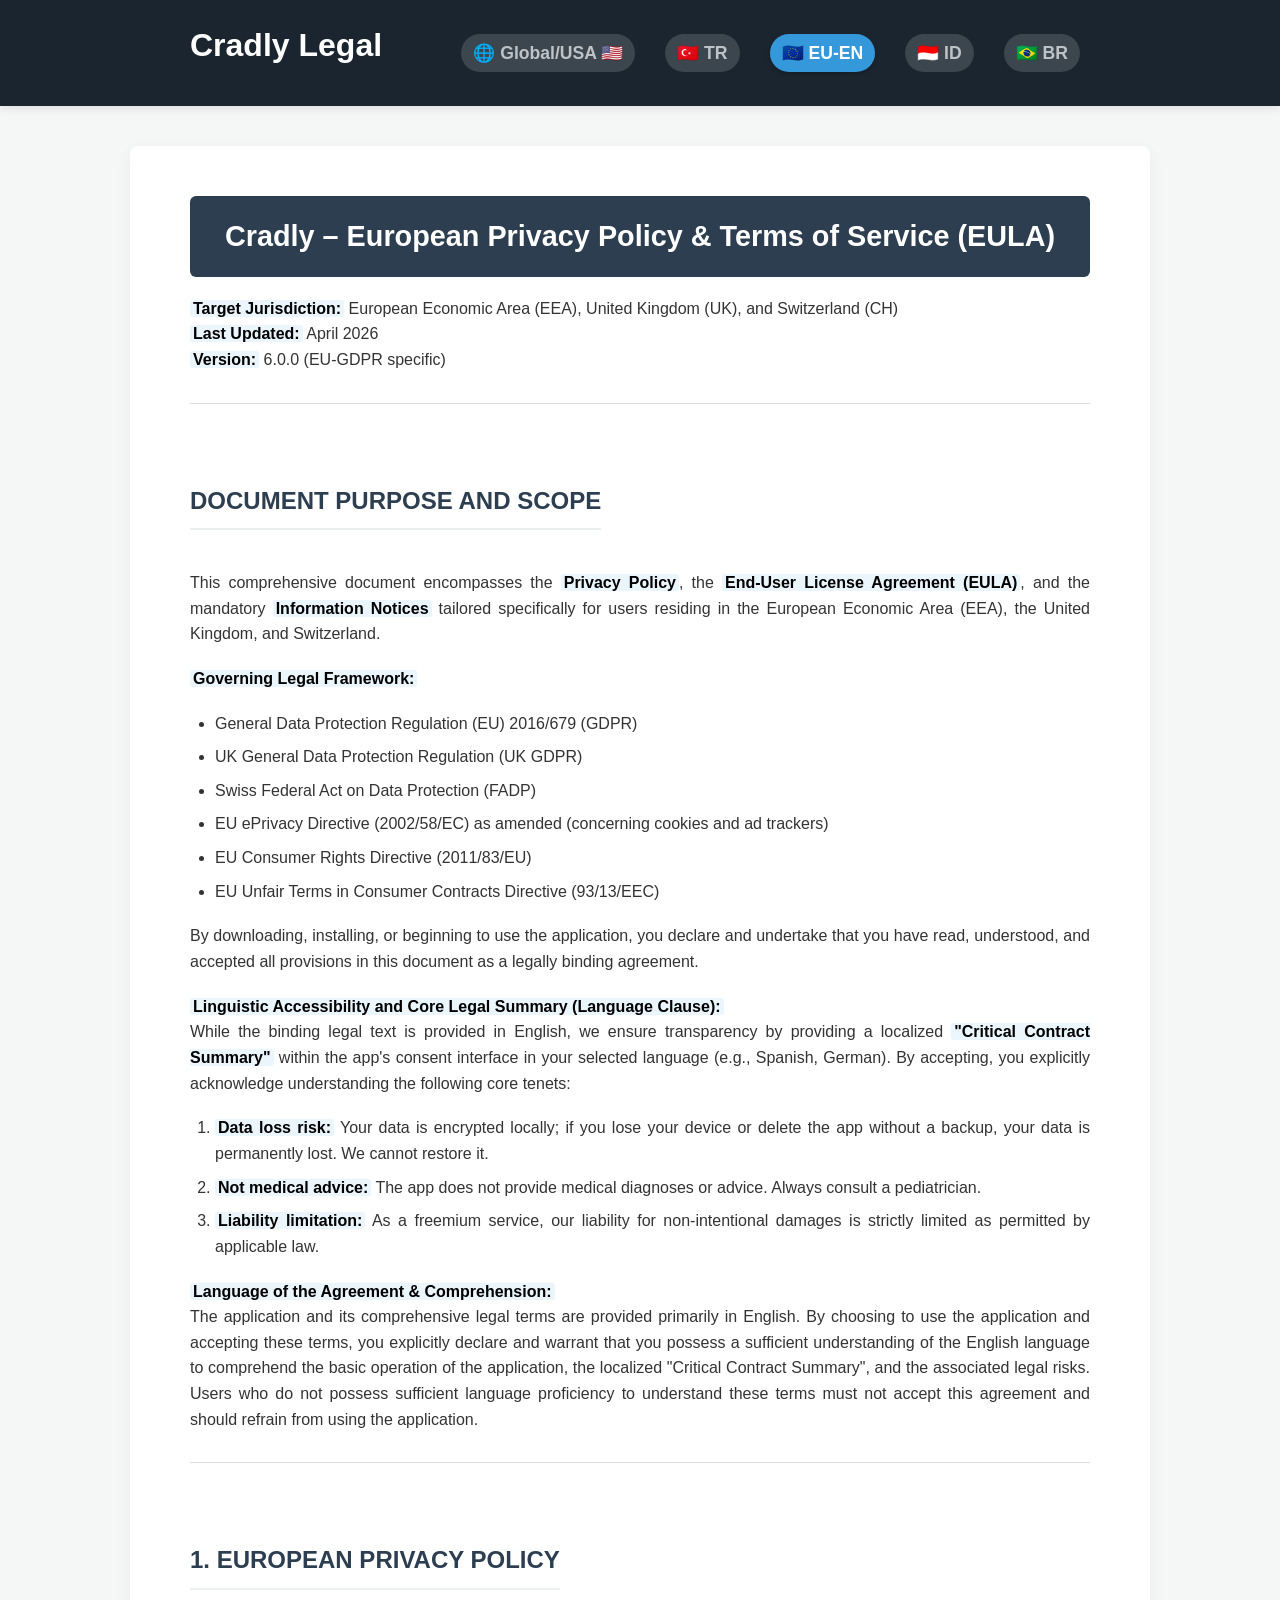
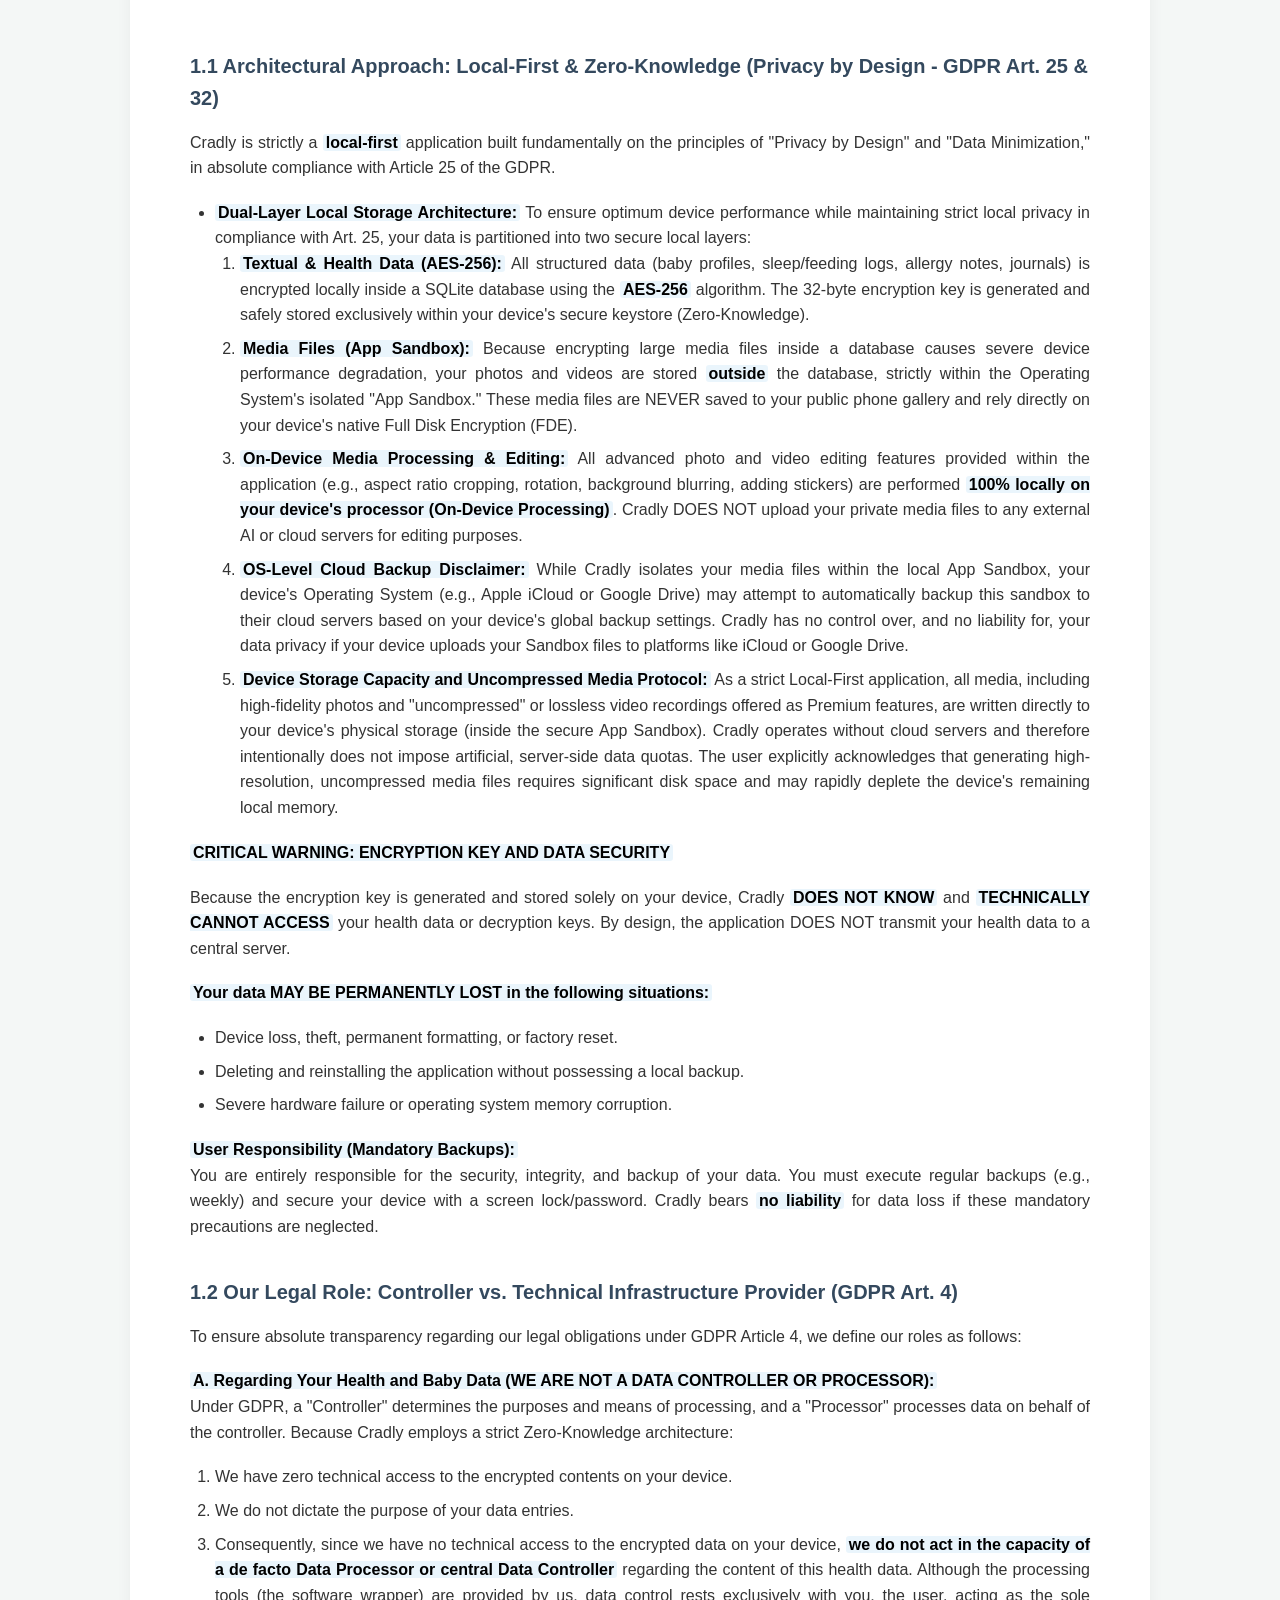
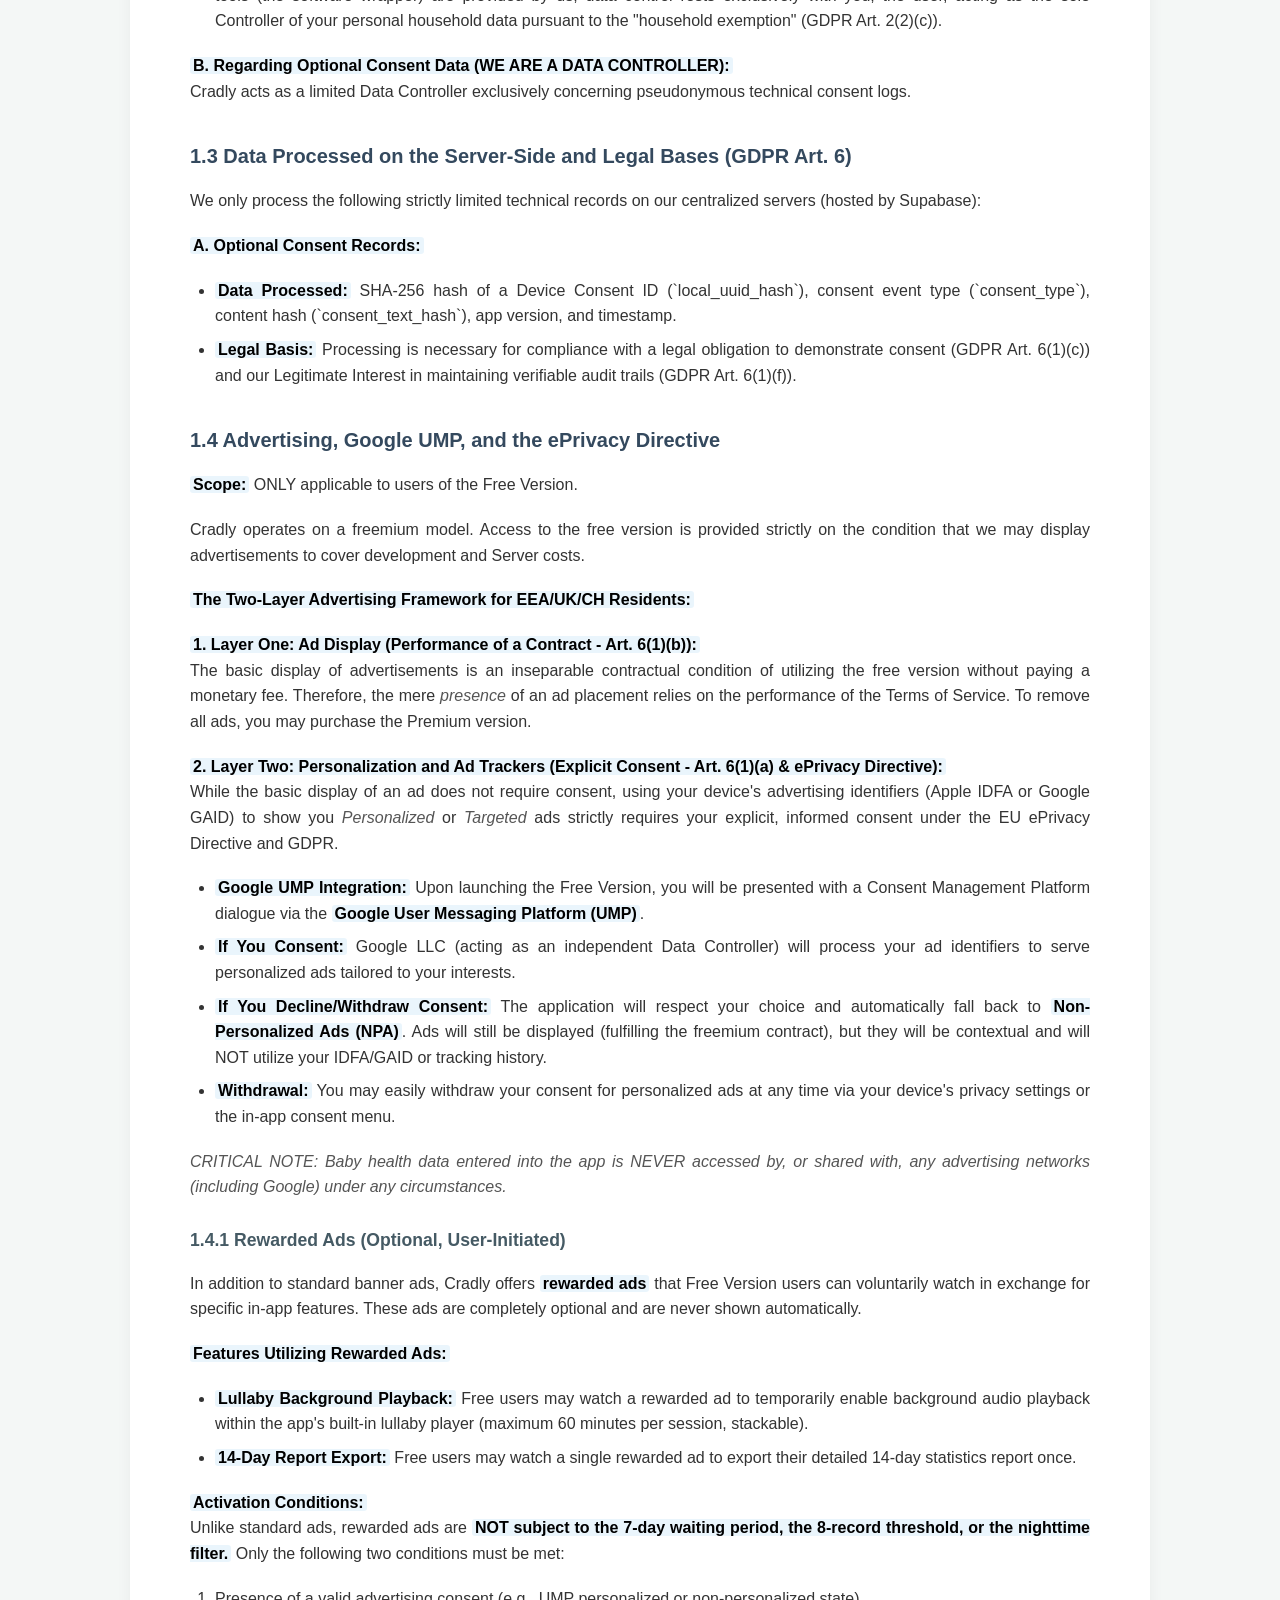
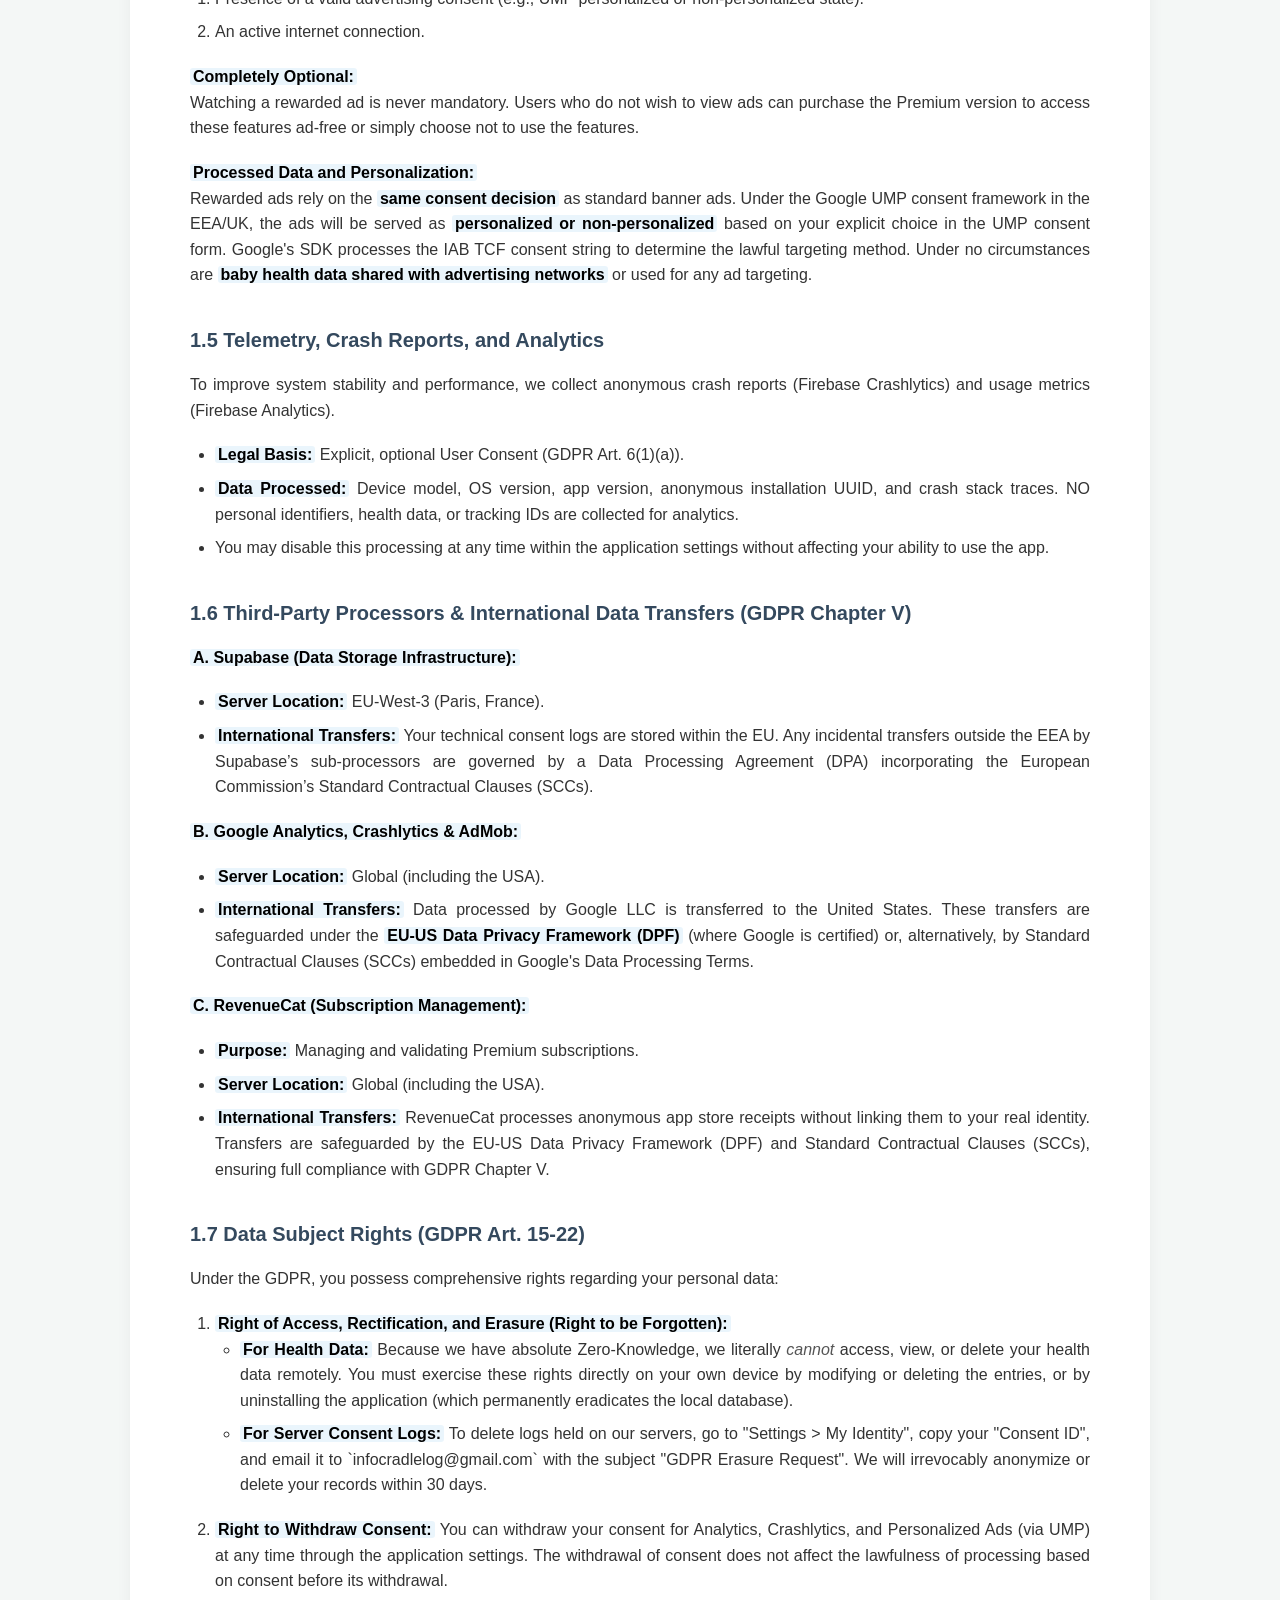
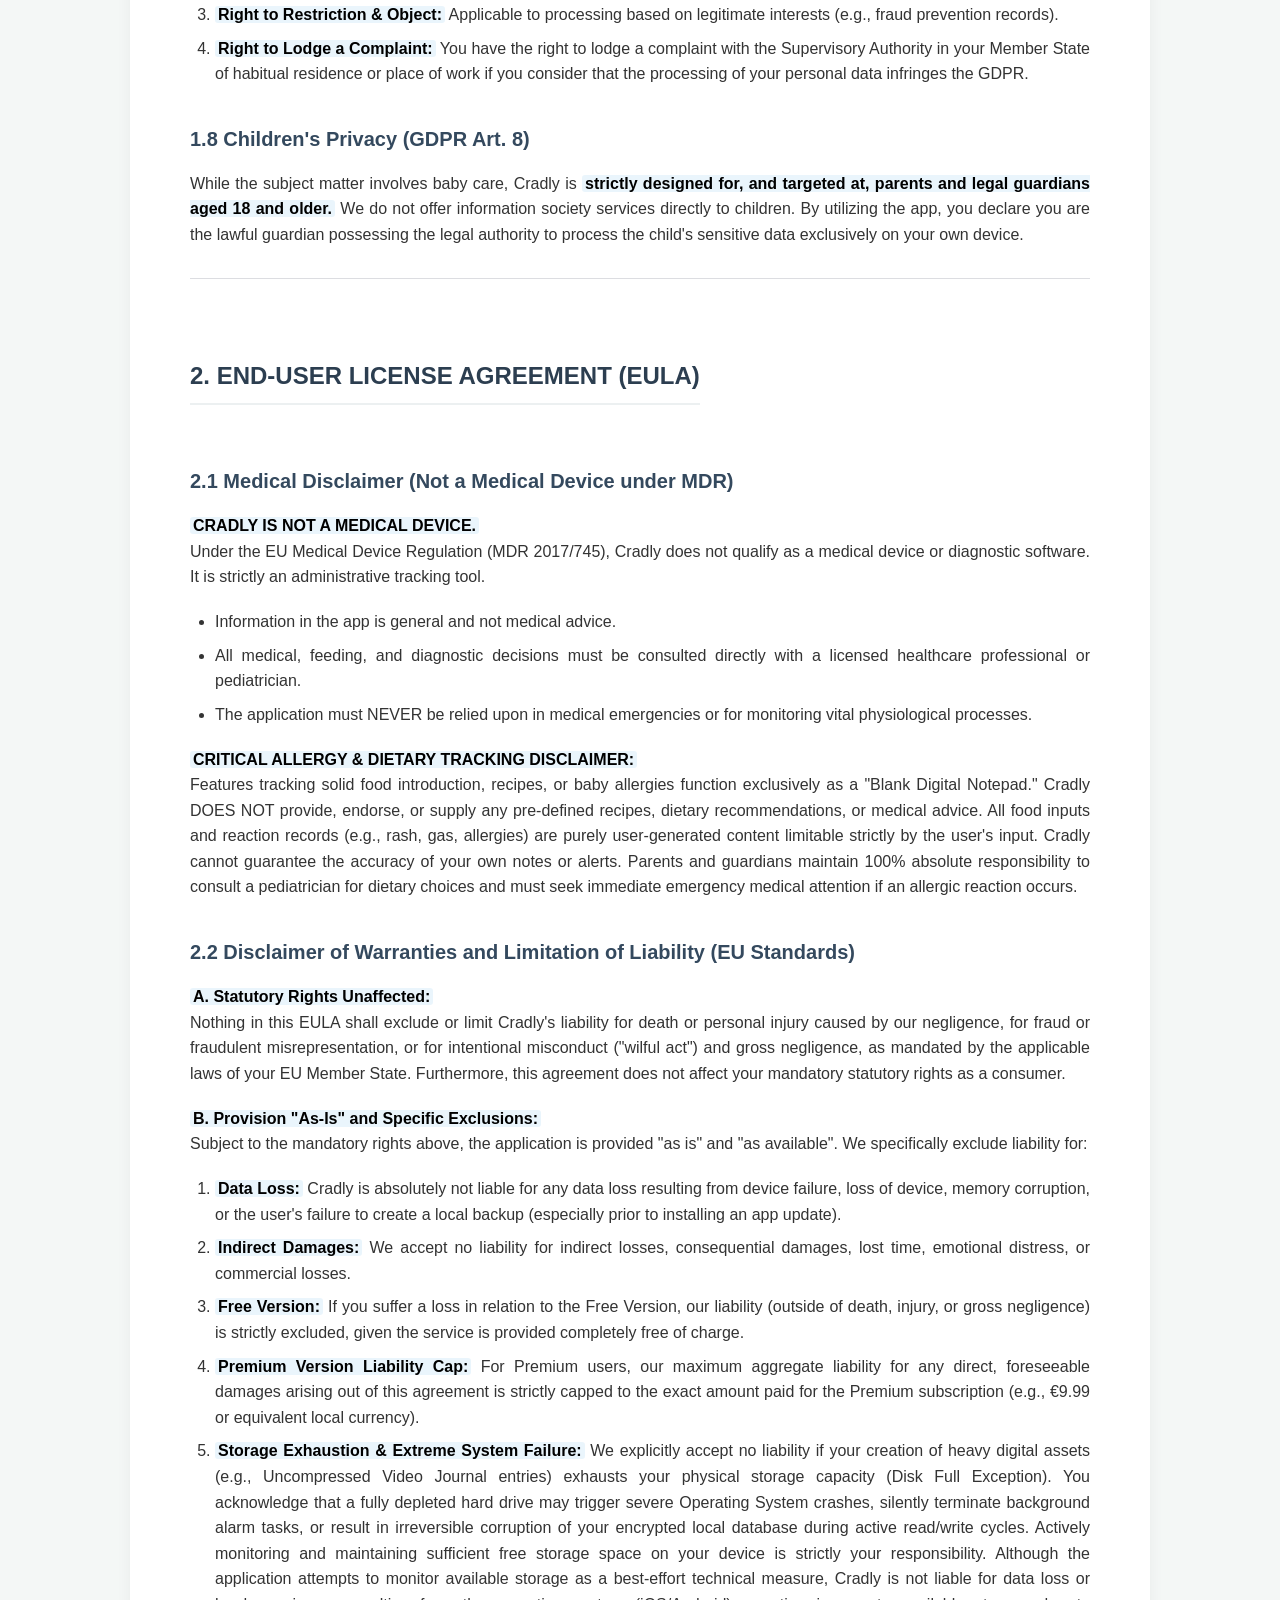
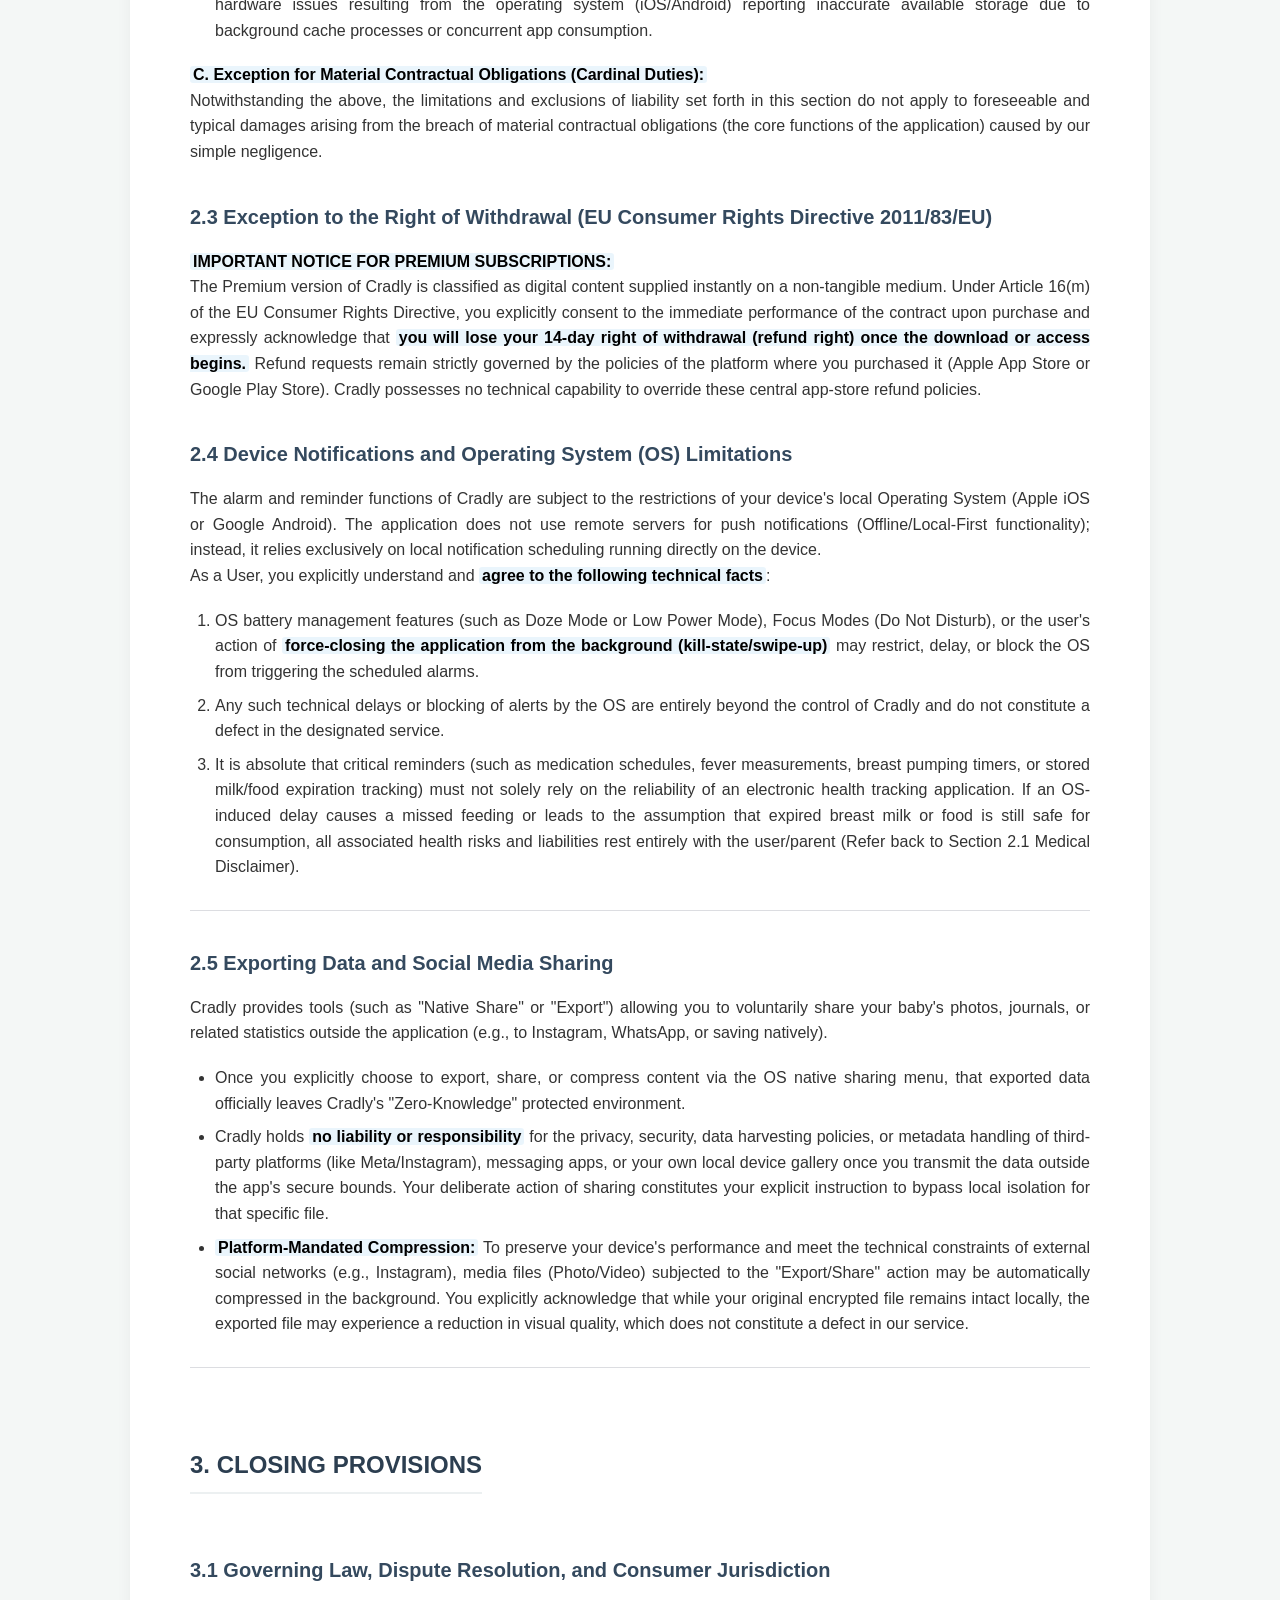
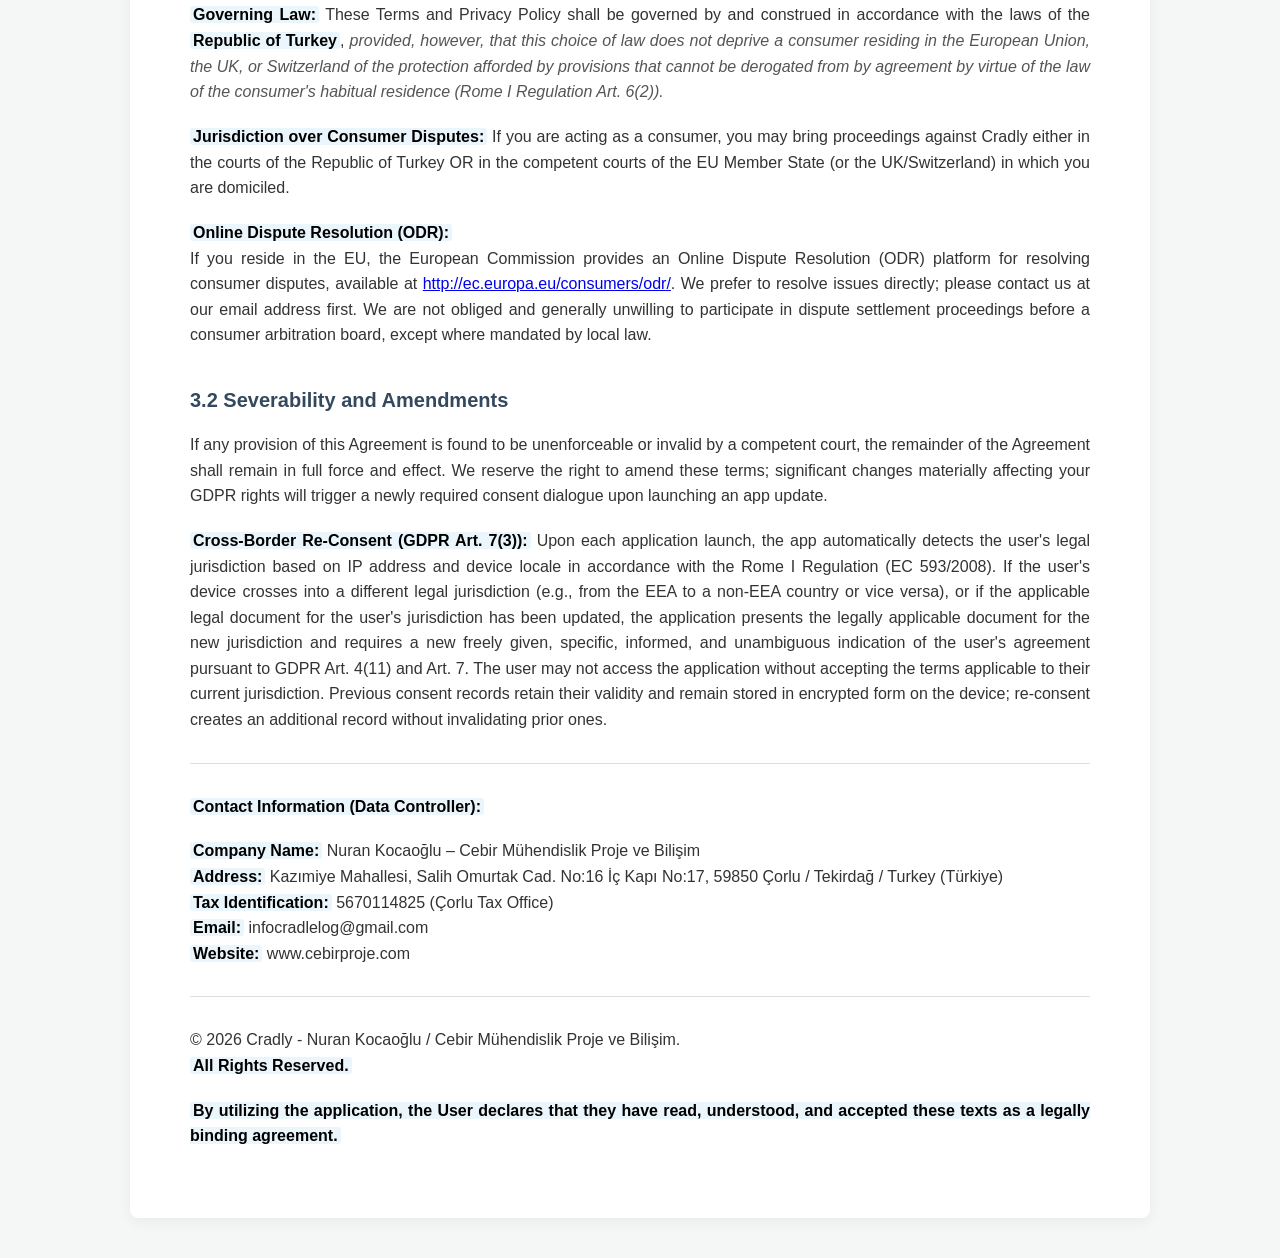
<file: eu.html>
<!DOCTYPE html>
<html lang="en">
<head>
    <meta charset="UTF-8">
    <meta name="viewport" content="width=device-width, initial-scale=1.0">
    <title>Cradly – European Privacy Policy & Terms of Service (EULA)</title>
    
    <link rel="stylesheet" href="style.css">

    <style>
        /* Genel Sayfa Ayarları */
        body {
            font-family: -apple-system, BlinkMacSystemFont, "Segoe UI", Roboto, Helvetica, Arial, sans-serif;
            line-height: 1.6;
            color: #333333;
            background-color: #f4f7f6;
            margin: 0;
            padding: 0;
        }

        /* İstenen Header Yapısı ve Stili */
        header {
            background-color: #1a252f; /* Beyaz h1'in okunabilmesi için koyu arka plan */
            padding: 20px 0;
            text-align: center;
            box-shadow: 0 2px 10px rgba(0,0,0,0.1);
        }

        .header-content h1 {
            color: #ffffff; /* İstenen: H1 beyaz olmalı */
            margin: 0 0 15px 0;
            font-size: 2em;
            background-color: transparent;
            padding: 0;
            text-align: center;
        }

        nav a {
            color: #bdc3c7;
            text-decoration: none;
            margin: 0 10px;
            font-weight: 600;
            font-size: 1.1em;
            transition: color 0.3s;
        }

        nav a:hover {
            color: #ffffff;
        }

        nav a.active {
            color: #ffffff;
            border-bottom: 2px solid #3498db;
            padding-bottom: 3px;
        }

        /* Döküman Konteyneri */
        .container {
            max-width: 900px;
            margin: 40px auto;
            background-color: #ffffff;
            padding: 50px 60px;
            box-shadow: 0 4px 15px rgba(0,0,0,0.05);
            border-radius: 8px;
        }

        /* Başlık Stilleri (H1 hariç, diğerleri H2, H3, H4) */
        h1.document-title {
            color: #ffffff; /* İstenen: H1 beyaz olmalı */
            background-color: #2c3e50; /* Okunabilirlik için koyu arka plan */
            padding: 20px;
            border-radius: 6px;
            text-align: center;
            font-size: 1.8em;
            margin-top: 0;
            line-height: 1.4;
        }

        h2 {
            font-size: 1.5em;
            color: #2c3e50;
            border-bottom: 2px solid #ecf0f1;
            padding-bottom: 8px;
            margin-top: 2em;
            margin-bottom: 1em;
        }

        h3 {
            font-size: 1.25em;
            color: #34495e;
            margin-top: 1.8em;
            margin-bottom: 0.8em;
        }

        h4 {
            font-size: 1.1em;
            color: #455a64;
            margin-top: 1.5em;
            margin-bottom: 0.5em;
        }

        /* Paragraf ve Liste Stilleri */
        p {
            margin-bottom: 1.2em;
            text-align: justify;
        }

        ul, ol {
            margin-bottom: 1.2em;
            padding-left: 25px;
        }

        li {
            margin-bottom: 0.5em;
            text-align: justify;
        }

        /* Yatay Çizgi */
        hr {
            border: none;
            border-top: 1px solid #dcdde1;
            margin: 30px 0;
        }

        /* Vurgular (Bold) İçin CSS (Kullanıcı Talebi: Vurguları CSS olarak aktar) */
        strong {
            font-weight: 700;
            color: #000000;
            background-color: rgba(52, 152, 219, 0.1); /* Vurguyu görsel olarak ayrıştıran hafif mavi arka plan */
            padding: 0 3px;
            border-radius: 3px;
        }

        /* İtalik yazılar */
        em {
            font-style: italic;
            color: #555555;
        }
        
        a.anchor-link {
            text-decoration: none;
            color: inherit;
        }
    </style>
</head>
<body>

    <header>
        <div class="header-content">
            <h1>Cradly Legal</h1>
            <nav>
                <a href="global.html">🌐 Global/USA 🇺🇸</a>
                <a href="tr.html">🇹🇷 TR</a>
                <a href="#" class="active">🇪🇺 EU-EN</a>
                <a href="id.html">🇮🇩 ID</a>
                <a href="br.html">🇧🇷 BR</a>
            </nav>
        </div>
    </header>

    <div class="container">

        <h1 class="document-title">Cradly – European Privacy Policy & Terms of Service (EULA)</h1>

        <p><strong>Target Jurisdiction:</strong> European Economic Area (EEA), United Kingdom (UK), and Switzerland (CH)<br>
        <strong>Last Updated:</strong> April 2026<br>
        <strong>Version:</strong> 6.0.0 (EU-GDPR specific)</p>

        <hr>

        <h2>DOCUMENT PURPOSE AND SCOPE</h2>

        <p>This comprehensive document encompasses the <strong>Privacy Policy</strong>, the <strong>End-User License Agreement (EULA)</strong>, and the mandatory <strong>Information Notices</strong> tailored specifically for users residing in the European Economic Area (EEA), the United Kingdom, and Switzerland.</p>

        <p><strong>Governing Legal Framework:</strong></p>
        <ul>
            <li>General Data Protection Regulation (EU) 2016/679 (GDPR)</li>
            <li>UK General Data Protection Regulation (UK GDPR)</li>
            <li>Swiss Federal Act on Data Protection (FADP)</li>
            <li>EU ePrivacy Directive (2002/58/EC) as amended (concerning cookies and ad trackers)</li>
            <li>EU Consumer Rights Directive (2011/83/EU)</li>
            <li>EU Unfair Terms in Consumer Contracts Directive (93/13/EEC)</li>
        </ul>

        <p>By downloading, installing, or beginning to use the application, you declare and undertake that you have read, understood, and accepted all provisions in this document as a legally binding agreement.</p>

        <p><strong>Linguistic Accessibility and Core Legal Summary (Language Clause):</strong><br>
        While the binding legal text is provided in English, we ensure transparency by providing a localized <strong>"Critical Contract Summary"</strong> within the app's consent interface in your selected language (e.g., Spanish, German). By accepting, you explicitly acknowledge understanding the following core tenets:</p>
        <ol>
            <li><strong>Data loss risk:</strong> Your data is encrypted locally; if you lose your device or delete the app without a backup, your data is permanently lost. We cannot restore it.</li>
            <li><strong>Not medical advice:</strong> The app does not provide medical diagnoses or advice. Always consult a pediatrician.</li>
            <li><strong>Liability limitation:</strong> As a freemium service, our liability for non-intentional damages is strictly limited as permitted by applicable law.</li>
        </ol>

        <p><strong>Language of the Agreement & Comprehension:</strong><br>
        The application and its comprehensive legal terms are provided primarily in English. By choosing to use the application and accepting these terms, you explicitly declare and warrant that you possess a sufficient understanding of the English language to comprehend the basic operation of the application, the localized "Critical Contract Summary", and the associated legal risks. Users who do not possess sufficient language proficiency to understand these terms must not accept this agreement and should refrain from using the application.</p>

        <hr>

        <a id="privacy" class="anchor-link"></a>
        <h2>1. EUROPEAN PRIVACY POLICY</h2>

        <h3>1.1 Architectural Approach: Local-First & Zero-Knowledge (Privacy by Design - GDPR Art. 25 & 32)</h3>

        <p>Cradly is strictly a <strong>local-first</strong> application built fundamentally on the principles of "Privacy by Design" and "Data Minimization," in absolute compliance with Article 25 of the GDPR.</p>

        <ul>
            <li><strong>Dual-Layer Local Storage Architecture:</strong> To ensure optimum device performance while maintaining strict local privacy in compliance with Art. 25, your data is partitioned into two secure local layers:
                <ol>
                    <li><strong>Textual & Health Data (AES-256):</strong> All structured data (baby profiles, sleep/feeding logs, allergy notes, journals) is encrypted locally inside a SQLite database using the <strong>AES-256</strong> algorithm. The 32-byte encryption key is generated and safely stored exclusively within your device's secure keystore (Zero-Knowledge).</li>
                    <li><strong>Media Files (App Sandbox):</strong> Because encrypting large media files inside a database causes severe device performance degradation, your photos and videos are stored <strong>outside</strong> the database, strictly within the Operating System's isolated "App Sandbox." These media files are NEVER saved to your public phone gallery and rely directly on your device's native Full Disk Encryption (FDE).</li>
                    <li><strong>On-Device Media Processing & Editing:</strong> All advanced photo and video editing features provided within the application (e.g., aspect ratio cropping, rotation, background blurring, adding stickers) are performed <strong>100% locally on your device's processor (On-Device Processing)</strong>. Cradly DOES NOT upload your private media files to any external AI or cloud servers for editing purposes.</li>
                    <li><strong>OS-Level Cloud Backup Disclaimer:</strong> While Cradly isolates your media files within the local App Sandbox, your device's Operating System (e.g., Apple iCloud or Google Drive) may attempt to automatically backup this sandbox to their cloud servers based on your device's global backup settings. Cradly has no control over, and no liability for, your data privacy if your device uploads your Sandbox files to platforms like iCloud or Google Drive.</li>
                    <li><strong>Device Storage Capacity and Uncompressed Media Protocol:</strong> As a strict Local-First application, all media, including high-fidelity photos and "uncompressed" or lossless video recordings offered as Premium features, are written directly to your device's physical storage (inside the secure App Sandbox). Cradly operates without cloud servers and therefore intentionally does not impose artificial, server-side data quotas. The user explicitly acknowledges that generating high-resolution, uncompressed media files requires significant disk space and may rapidly deplete the device's remaining local memory.</li>
                </ol>
            </li>
        </ul>

        <p><strong>CRITICAL WARNING: ENCRYPTION KEY AND DATA SECURITY</strong></p>

        <p>Because the encryption key is generated and stored solely on your device, Cradly <strong>DOES NOT KNOW</strong> and <strong>TECHNICALLY CANNOT ACCESS</strong> your health data or decryption keys. By design, the application DOES NOT transmit your health data to a central server.</p>

        <p><strong>Your data MAY BE PERMANENTLY LOST in the following situations:</strong></p>
        <ul>
            <li>Device loss, theft, permanent formatting, or factory reset.</li>
            <li>Deleting and reinstalling the application without possessing a local backup.</li>
            <li>Severe hardware failure or operating system memory corruption.</li>
        </ul>

        <p><strong>User Responsibility (Mandatory Backups):</strong><br>
        You are entirely responsible for the security, integrity, and backup of your data. You must execute regular backups (e.g., weekly) and secure your device with a screen lock/password. Cradly bears <strong>no liability</strong> for data loss if these mandatory precautions are neglected.</p>

        <h3>1.2 Our Legal Role: Controller vs. Technical Infrastructure Provider (GDPR Art. 4)</h3>

        <p>To ensure absolute transparency regarding our legal obligations under GDPR Article 4, we define our roles as follows:</p>

        <p><strong>A. Regarding Your Health and Baby Data (WE ARE NOT A DATA CONTROLLER OR PROCESSOR):</strong><br>
        Under GDPR, a "Controller" determines the purposes and means of processing, and a "Processor" processes data on behalf of the controller. Because Cradly employs a strict Zero-Knowledge architecture:</p>
        <ol>
            <li>We have zero technical access to the encrypted contents on your device.</li>
            <li>We do not dictate the purpose of your data entries.</li>
            <li>Consequently, since we have no technical access to the encrypted data on your device, <strong>we do not act in the capacity of a de facto Data Processor or central Data Controller</strong> regarding the content of this health data. Although the processing tools (the software wrapper) are provided by us, data control rests exclusively with you, the user, acting as the sole Controller of your personal household data pursuant to the "household exemption" (GDPR Art. 2(2)(c)).</li>
        </ol>

        <p><strong>B. Regarding Optional Consent Data (WE ARE A DATA CONTROLLER):</strong><br>
        Cradly acts as a limited Data Controller exclusively concerning pseudonymous technical consent logs.</p>

        <h3>1.3 Data Processed on the Server-Side and Legal Bases (GDPR Art. 6)</h3>

        <p>We only process the following strictly limited technical records on our centralized servers (hosted by Supabase):</p>

        <p><strong>A. Optional Consent Records:</strong></p>
        <ul>
            <li><strong>Data Processed:</strong> SHA-256 hash of a Device Consent ID (`local_uuid_hash`), consent event type (`consent_type`), content hash (`consent_text_hash`), app version, and timestamp.</li>
            <li><strong>Legal Basis:</strong> Processing is necessary for compliance with a legal obligation to demonstrate consent (GDPR Art. 6(1)(c)) and our Legitimate Interest in maintaining verifiable audit trails (GDPR Art. 6(1)(f)).</li>
        </ul>

        <h3>1.4 Advertising, Google UMP, and the ePrivacy Directive</h3>

        <p><strong>Scope:</strong> ONLY applicable to users of the Free Version.</p>

        <p>Cradly operates on a freemium model. Access to the free version is provided strictly on the condition that we may display advertisements to cover development and Server costs.</p>

        <p><strong>The Two-Layer Advertising Framework for EEA/UK/CH Residents:</strong></p>

        <p><strong>1. Layer One: Ad Display (Performance of a Contract - Art. 6(1)(b)):</strong><br>
        The basic display of advertisements is an inseparable contractual condition of utilizing the free version without paying a monetary fee. Therefore, the mere <em>presence</em> of an ad placement relies on the performance of the Terms of Service. To remove all ads, you may purchase the Premium version.</p>

        <p><strong>2. Layer Two: Personalization and Ad Trackers (Explicit Consent - Art. 6(1)(a) & ePrivacy Directive):</strong><br>
        While the basic display of an ad does not require consent, using your device's advertising identifiers (Apple IDFA or Google GAID) to show you <em>Personalized</em> or <em>Targeted</em> ads strictly requires your explicit, informed consent under the EU ePrivacy Directive and GDPR.</p>

        <ul>
            <li><strong>Google UMP Integration:</strong> Upon launching the Free Version, you will be presented with a Consent Management Platform dialogue via the <strong>Google User Messaging Platform (UMP)</strong>.</li>
            <li><strong>If You Consent:</strong> Google LLC (acting as an independent Data Controller) will process your ad identifiers to serve personalized ads tailored to your interests.</li>
            <li><strong>If You Decline/Withdraw Consent:</strong> The application will respect your choice and automatically fall back to <strong>Non-Personalized Ads (NPA)</strong>. Ads will still be displayed (fulfilling the freemium contract), but they will be contextual and will NOT utilize your IDFA/GAID or tracking history.</li>
            <li><strong>Withdrawal:</strong> You may easily withdraw your consent for personalized ads at any time via your device's privacy settings or the in-app consent menu.</li>
        </ul>

        <p><em>CRITICAL NOTE: Baby health data entered into the app is NEVER accessed by, or shared with, any advertising networks (including Google) under any circumstances.</em></p>

        <h4>1.4.1 Rewarded Ads (Optional, User-Initiated)</h4>

        <p>In addition to standard banner ads, Cradly offers <strong>rewarded ads</strong> that Free Version users can voluntarily watch in exchange for specific in-app features. These ads are completely optional and are never shown automatically.</p>

        <p><strong>Features Utilizing Rewarded Ads:</strong></p>
        <ul>
            <li><strong>Lullaby Background Playback:</strong> Free users may watch a rewarded ad to temporarily enable background audio playback within the app's built-in lullaby player (maximum 60 minutes per session, stackable).</li>
            <li><strong>14-Day Report Export:</strong> Free users may watch a single rewarded ad to export their detailed 14-day statistics report once.</li>
        </ul>

        <p><strong>Activation Conditions:</strong><br>
        Unlike standard ads, rewarded ads are <strong>NOT subject to the 7-day waiting period, the 8-record threshold, or the nighttime filter.</strong> Only the following two conditions must be met:</p>
        <ol>
            <li>Presence of a valid advertising consent (e.g., UMP personalized or non-personalized state).</li>
            <li>An active internet connection.</li>
        </ol>

        <p><strong>Completely Optional:</strong><br>
        Watching a rewarded ad is never mandatory. Users who do not wish to view ads can purchase the Premium version to access these features ad-free or simply choose not to use the features.</p>

        <p><strong>Processed Data and Personalization:</strong><br>
        Rewarded ads rely on the <strong>same consent decision</strong> as standard banner ads. Under the Google UMP consent framework in the EEA/UK, the ads will be served as <strong>personalized or non-personalized</strong> based on your explicit choice in the UMP consent form. Google's SDK processes the IAB TCF consent string to determine the lawful targeting method. Under no circumstances are <strong>baby health data shared with advertising networks</strong> or used for any ad targeting.</p>

        <h3>1.5 Telemetry, Crash Reports, and Analytics</h3>

        <p>To improve system stability and performance, we collect anonymous crash reports (Firebase Crashlytics) and usage metrics (Firebase Analytics).</p>
        <ul>
            <li><strong>Legal Basis:</strong> Explicit, optional User Consent (GDPR Art. 6(1)(a)).</li>
            <li><strong>Data Processed:</strong> Device model, OS version, app version, anonymous installation UUID, and crash stack traces. NO personal identifiers, health data, or tracking IDs are collected for analytics.</li>
            <li>You may disable this processing at any time within the application settings without affecting your ability to use the app.</li>
        </ul>

        <h3>1.6 Third-Party Processors & International Data Transfers (GDPR Chapter V)</h3>

        <p><strong>A. Supabase (Data Storage Infrastructure):</strong></p>
        <ul>
            <li><strong>Server Location:</strong> EU-West-3 (Paris, France).</li>
            <li><strong>International Transfers:</strong> Your technical consent logs are stored within the EU. Any incidental transfers outside the EEA by Supabase’s sub-processors are governed by a Data Processing Agreement (DPA) incorporating the European Commission’s Standard Contractual Clauses (SCCs).</li>
        </ul>

        <p><strong>B. Google Analytics, Crashlytics & AdMob:</strong></p>
        <ul>
            <li><strong>Server Location:</strong> Global (including the USA).</li>
            <li><strong>International Transfers:</strong> Data processed by Google LLC is transferred to the United States. These transfers are safeguarded under the <strong>EU-US Data Privacy Framework (DPF)</strong> (where Google is certified) or, alternatively, by Standard Contractual Clauses (SCCs) embedded in Google's Data Processing Terms.</li>
        </ul>

        <p><strong>C. RevenueCat (Subscription Management):</strong></p>
        <ul>
            <li><strong>Purpose:</strong> Managing and validating Premium subscriptions.</li>
            <li><strong>Server Location:</strong> Global (including the USA).</li>
            <li><strong>International Transfers:</strong> RevenueCat processes anonymous app store receipts without linking them to your real identity. Transfers are safeguarded by the EU-US Data Privacy Framework (DPF) and Standard Contractual Clauses (SCCs), ensuring full compliance with GDPR Chapter V.</li>
        </ul>

        <h3>1.7 Data Subject Rights (GDPR Art. 15-22)</h3>

        <p>Under the GDPR, you possess comprehensive rights regarding your personal data:</p>

        <ol>
            <li><strong>Right of Access, Rectification, and Erasure (Right to be Forgotten):</strong>
                <ul>
                    <li><strong>For Health Data:</strong> Because we have absolute Zero-Knowledge, we literally <em>cannot</em> access, view, or delete your health data remotely. You must exercise these rights directly on your own device by modifying or deleting the entries, or by uninstalling the application (which permanently eradicates the local database).</li>
                    <li><strong>For Server Consent Logs:</strong> To delete logs held on our servers, go to "Settings &gt; My Identity", copy your "Consent ID", and email it to `infocradlelog@gmail.com` with the subject "GDPR Erasure Request". We will irrevocably anonymize or delete your records within 30 days.</li>
                </ul>
            </li>
            <li><strong>Right to Withdraw Consent:</strong> You can withdraw your consent for Analytics, Crashlytics, and Personalized Ads (via UMP) at any time through the application settings. The withdrawal of consent does not affect the lawfulness of processing based on consent before its withdrawal.</li>
            <li><strong>Right to Restriction & Object:</strong> Applicable to processing based on legitimate interests (e.g., fraud prevention records).</li>
            <li><strong>Right to Lodge a Complaint:</strong> You have the right to lodge a complaint with the Supervisory Authority in your Member State of habitual residence or place of work if you consider that the processing of your personal data infringes the GDPR.</li>
        </ol>

        <h3>1.8 Children's Privacy (GDPR Art. 8)</h3>

        <p>While the subject matter involves baby care, Cradly is <strong>strictly designed for, and targeted at, parents and legal guardians aged 18 and older.</strong> We do not offer information society services directly to children. By utilizing the app, you declare you are the lawful guardian possessing the legal authority to process the child's sensitive data exclusively on your own device.</p>

        <hr>

        <a id="terms" class="anchor-link"></a>
        <h2>2. END-USER LICENSE AGREEMENT (EULA)</h2>

        <h3>2.1 Medical Disclaimer (Not a Medical Device under MDR)</h3>

        <p><strong>CRADLY IS NOT A MEDICAL DEVICE.</strong><br>
        Under the EU Medical Device Regulation (MDR 2017/745), Cradly does not qualify as a medical device or diagnostic software. It is strictly an administrative tracking tool.</p>
        <ul>
            <li>Information in the app is general and not medical advice.</li>
            <li>All medical, feeding, and diagnostic decisions must be consulted directly with a licensed healthcare professional or pediatrician.</li>
            <li>The application must NEVER be relied upon in medical emergencies or for monitoring vital physiological processes.</li>
        </ul>

        <p><strong>CRITICAL ALLERGY & DIETARY TRACKING DISCLAIMER:</strong><br>
        Features tracking solid food introduction, recipes, or baby allergies function exclusively as a "Blank Digital Notepad." Cradly DOES NOT provide, endorse, or supply any pre-defined recipes, dietary recommendations, or medical advice. All food inputs and reaction records (e.g., rash, gas, allergies) are purely user-generated content limitable strictly by the user's input. Cradly cannot guarantee the accuracy of your own notes or alerts. Parents and guardians maintain 100% absolute responsibility to consult a pediatrician for dietary choices and must seek immediate emergency medical attention if an allergic reaction occurs.</p>

        <h3>2.2 Disclaimer of Warranties and Limitation of Liability (EU Standards)</h3>

        <p><strong>A. Statutory Rights Unaffected:</strong><br>
        Nothing in this EULA shall exclude or limit Cradly's liability for death or personal injury caused by our negligence, for fraud or fraudulent misrepresentation, or for intentional misconduct ("wilful act") and gross negligence, as mandated by the applicable laws of your EU Member State. Furthermore, this agreement does not affect your mandatory statutory rights as a consumer.</p>

        <p><strong>B. Provision "As-Is" and Specific Exclusions:</strong><br>
        Subject to the mandatory rights above, the application is provided "as is" and "as available". We specifically exclude liability for:</p>
        <ol>
            <li><strong>Data Loss:</strong> Cradly is absolutely not liable for any data loss resulting from device failure, loss of device, memory corruption, or the user's failure to create a local backup (especially prior to installing an app update).</li>
            <li><strong>Indirect Damages:</strong> We accept no liability for indirect losses, consequential damages, lost time, emotional distress, or commercial losses.</li>
            <li><strong>Free Version:</strong> If you suffer a loss in relation to the Free Version, our liability (outside of death, injury, or gross negligence) is strictly excluded, given the service is provided completely free of charge.</li>
            <li><strong>Premium Version Liability Cap:</strong> For Premium users, our maximum aggregate liability for any direct, foreseeable damages arising out of this agreement is strictly capped to the exact amount paid for the Premium subscription (e.g., €9.99 or equivalent local currency).</li>
            <li><strong>Storage Exhaustion & Extreme System Failure:</strong> We explicitly accept no liability if your creation of heavy digital assets (e.g., Uncompressed Video Journal entries) exhausts your physical storage capacity (Disk Full Exception). You acknowledge that a fully depleted hard drive may trigger severe Operating System crashes, silently terminate background alarm tasks, or result in irreversible corruption of your encrypted local database during active read/write cycles. Actively monitoring and maintaining sufficient free storage space on your device is strictly your responsibility. Although the application attempts to monitor available storage as a best-effort technical measure, Cradly is not liable for data loss or hardware issues resulting from the operating system (iOS/Android) reporting inaccurate available storage due to background cache processes or concurrent app consumption.</li>
        </ol>

        <p><strong>C. Exception for Material Contractual Obligations (Cardinal Duties):</strong><br>
        Notwithstanding the above, the limitations and exclusions of liability set forth in this section do not apply to foreseeable and typical damages arising from the breach of material contractual obligations (the core functions of the application) caused by our simple negligence.</p>

        <h3>2.3 Exception to the Right of Withdrawal (EU Consumer Rights Directive 2011/83/EU)</h3>

        <p><strong>IMPORTANT NOTICE FOR PREMIUM SUBSCRIPTIONS:</strong><br>
        The Premium version of Cradly is classified as digital content supplied instantly on a non-tangible medium. Under Article 16(m) of the EU Consumer Rights Directive, you explicitly consent to the immediate performance of the contract upon purchase and expressly acknowledge that <strong>you will lose your 14-day right of withdrawal (refund right) once the download or access begins.</strong> Refund requests remain strictly governed by the policies of the platform where you purchased it (Apple App Store or Google Play Store). Cradly possesses no technical capability to override these central app-store refund policies.</p>

        <h3>2.4 Device Notifications and Operating System (OS) Limitations</h3>
        <p>The alarm and reminder functions of Cradly are subject to the restrictions of your device's local Operating System (Apple iOS or Google Android). The application does not use remote servers for push notifications (Offline/Local-First functionality); instead, it relies exclusively on local notification scheduling running directly on the device.<br>
        As a User, you explicitly understand and <strong>agree to the following technical facts</strong>:</p>
        <ol>
            <li>OS battery management features (such as Doze Mode or Low Power Mode), Focus Modes (Do Not Disturb), or the user's action of <strong>force-closing the application from the background (kill-state/swipe-up)</strong> may restrict, delay, or block the OS from triggering the scheduled alarms.</li>
            <li>Any such technical delays or blocking of alerts by the OS are entirely beyond the control of Cradly and do not constitute a defect in the designated service.</li>
            <li>It is absolute that critical reminders (such as medication schedules, fever measurements, breast pumping timers, or stored milk/food expiration tracking) must not solely rely on the reliability of an electronic health tracking application. If an OS-induced delay causes a missed feeding or leads to the assumption that expired breast milk or food is still safe for consumption, all associated health risks and liabilities rest entirely with the user/parent (Refer back to Section 2.1 Medical Disclaimer).</li>
        </ol>

        <hr>

        <h3>2.5 Exporting Data and Social Media Sharing</h3>
        <p>Cradly provides tools (such as "Native Share" or "Export") allowing you to voluntarily share your baby's photos, journals, or related statistics outside the application (e.g., to Instagram, WhatsApp, or saving natively).</p>
        <ul>
            <li>Once you explicitly choose to export, share, or compress content via the OS native sharing menu, that exported data officially leaves Cradly's "Zero-Knowledge" protected environment.</li>
            <li>Cradly holds <strong>no liability or responsibility</strong> for the privacy, security, data harvesting policies, or metadata handling of third-party platforms (like Meta/Instagram), messaging apps, or your own local device gallery once you transmit the data outside the app's secure bounds. Your deliberate action of sharing constitutes your explicit instruction to bypass local isolation for that specific file.</li>
            <li><strong>Platform-Mandated Compression:</strong> To preserve your device's performance and meet the technical constraints of external social networks (e.g., Instagram), media files (Photo/Video) subjected to the "Export/Share" action may be automatically compressed in the background. You explicitly acknowledge that while your original encrypted file remains intact locally, the exported file may experience a reduction in visual quality, which does not constitute a defect in our service.</li>
        </ul>

        <hr>

        <h2>3. CLOSING PROVISIONS</h2>

        <h3>3.1 Governing Law, Dispute Resolution, and Consumer Jurisdiction</h3>

        <p><strong>Governing Law:</strong> These Terms and Privacy Policy shall be governed by and construed in accordance with the laws of the <strong>Republic of Turkey</strong>, <em>provided, however, that this choice of law does not deprive a consumer residing in the European Union, the UK, or Switzerland of the protection afforded by provisions that cannot be derogated from by agreement by virtue of the law of the consumer's habitual residence (Rome I Regulation Art. 6(2)).</em></p>

        <p><strong>Jurisdiction over Consumer Disputes:</strong> If you are acting as a consumer, you may bring proceedings against Cradly either in the courts of the Republic of Turkey OR in the competent courts of the EU Member State (or the UK/Switzerland) in which you are domiciled.</p>

        <p><strong>Online Dispute Resolution (ODR):</strong><br>
        If you reside in the EU, the European Commission provides an Online Dispute Resolution (ODR) platform for resolving consumer disputes, available at <a href="http://ec.europa.eu/consumers/odr/" target="_blank">http://ec.europa.eu/consumers/odr/</a>. We prefer to resolve issues directly; please contact us at our email address first. We are not obliged and generally unwilling to participate in dispute settlement proceedings before a consumer arbitration board, except where mandated by local law.</p>

        <h3>3.2 Severability and Amendments</h3>

        <p>If any provision of this Agreement is found to be unenforceable or invalid by a competent court, the remainder of the Agreement shall remain in full force and effect. We reserve the right to amend these terms; significant changes materially affecting your GDPR rights will trigger a newly required consent dialogue upon launching an app update.</p>

        <p><strong>Cross-Border Re-Consent (GDPR Art. 7(3)):</strong> Upon each application launch, the app automatically detects the user's legal jurisdiction based on IP address and device locale in accordance with the Rome I Regulation (EC 593/2008). If the user's device crosses into a different legal jurisdiction (e.g., from the EEA to a non-EEA country or vice versa), or if the applicable legal document for the user's jurisdiction has been updated, the application presents the legally applicable document for the new jurisdiction and requires a new freely given, specific, informed, and unambiguous indication of the user's agreement pursuant to GDPR Art. 4(11) and Art. 7. The user may not access the application without accepting the terms applicable to their current jurisdiction. Previous consent records retain their validity and remain stored in encrypted form on the device; re-consent creates an additional record without invalidating prior ones.</p>

        <hr>

        <p><strong>Contact Information (Data Controller):</strong></p>

        <p><strong>Company Name:</strong> Nuran Kocaoğlu – Cebir Mühendislik Proje ve Bilişim<br>
        <strong>Address:</strong> Kazımiye Mahallesi, Salih Omurtak Cad. No:16 İç Kapı No:17, 59850 Çorlu / Tekirdağ / Turkey (Türkiye)<br>
        <strong>Tax Identification:</strong> 5670114825 (Çorlu Tax Office)<br>
        <strong>Email:</strong> infocradlelog@gmail.com<br>
        <strong>Website:</strong> www.cebirproje.com</p>

        <hr>

        <p>© 2026 Cradly - Nuran Kocaoğlu / Cebir Mühendislik Proje ve Bilişim.<br>
        <strong>All Rights Reserved.</strong></p>

        <p><strong>By utilizing the application, the User declares that they have read, understood, and accepted these texts as a legally binding agreement.</strong></p>

    </div>

</body>
</html>
</file>
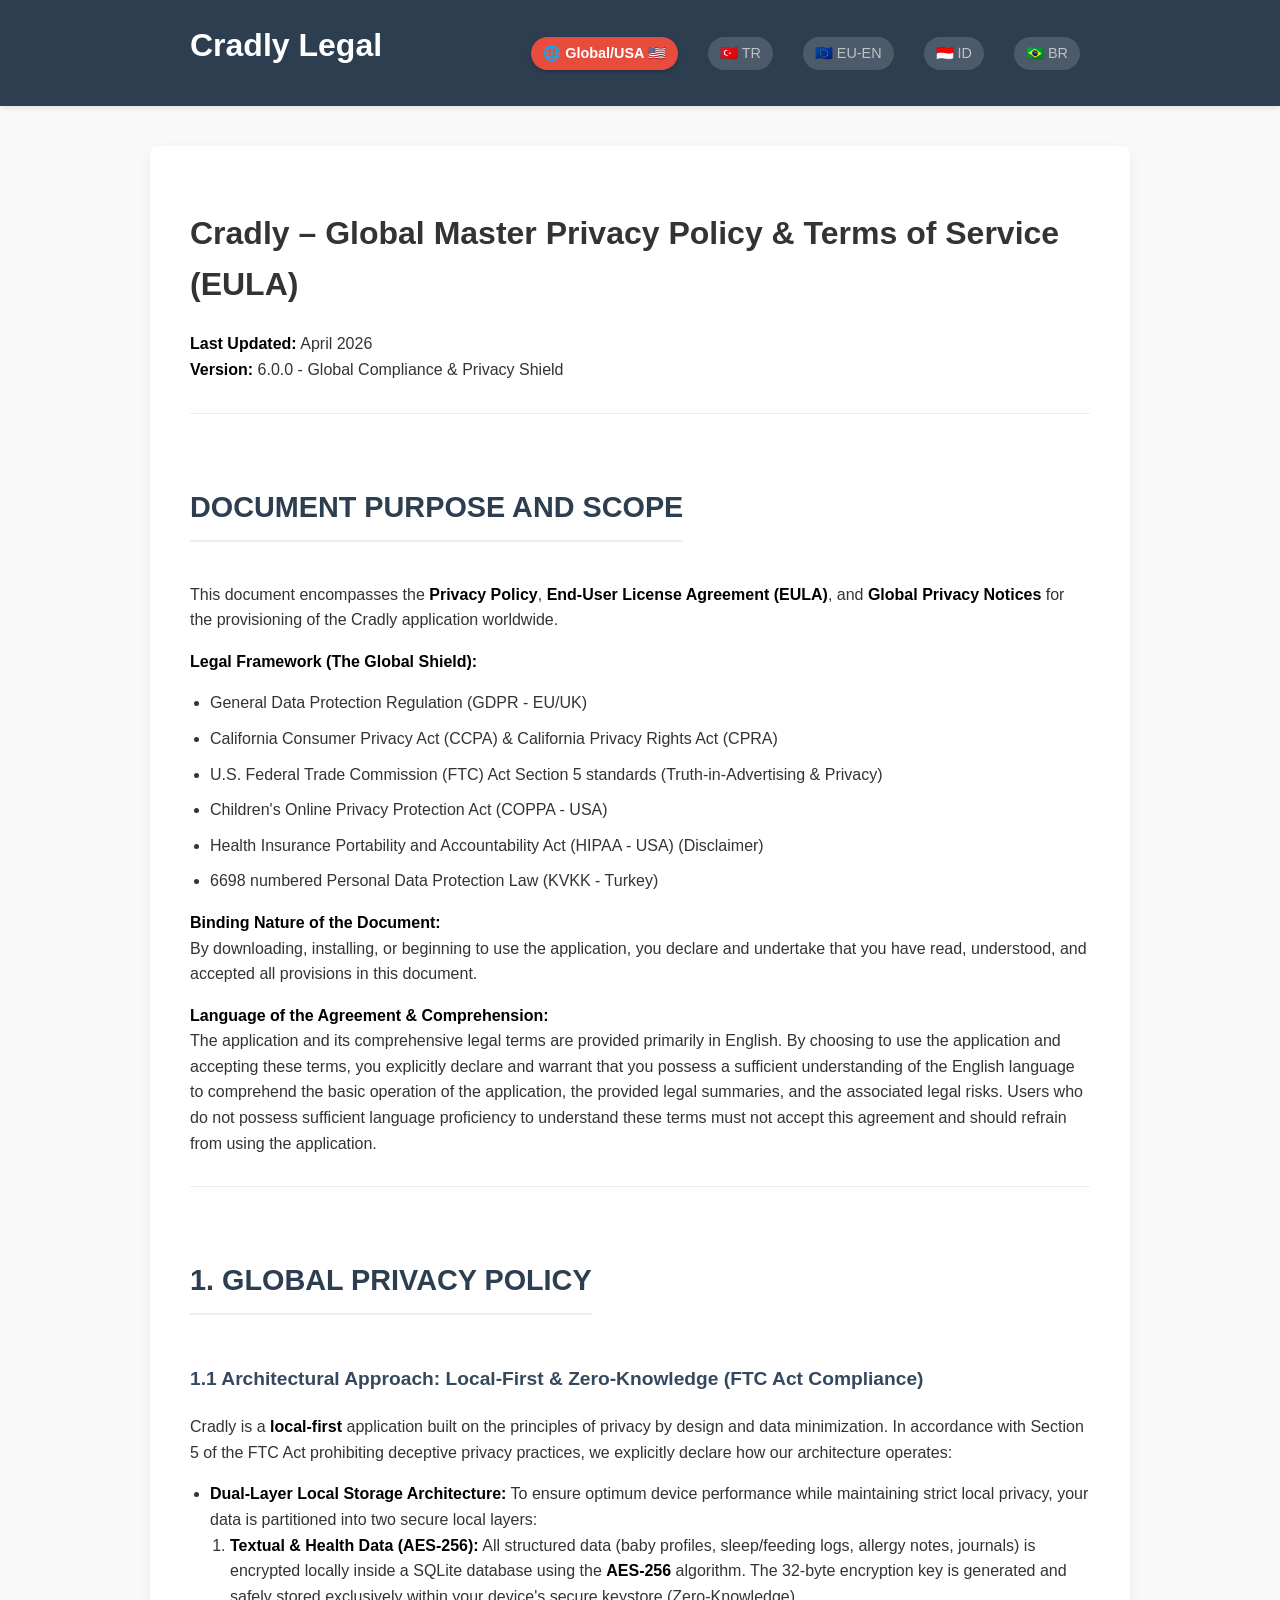
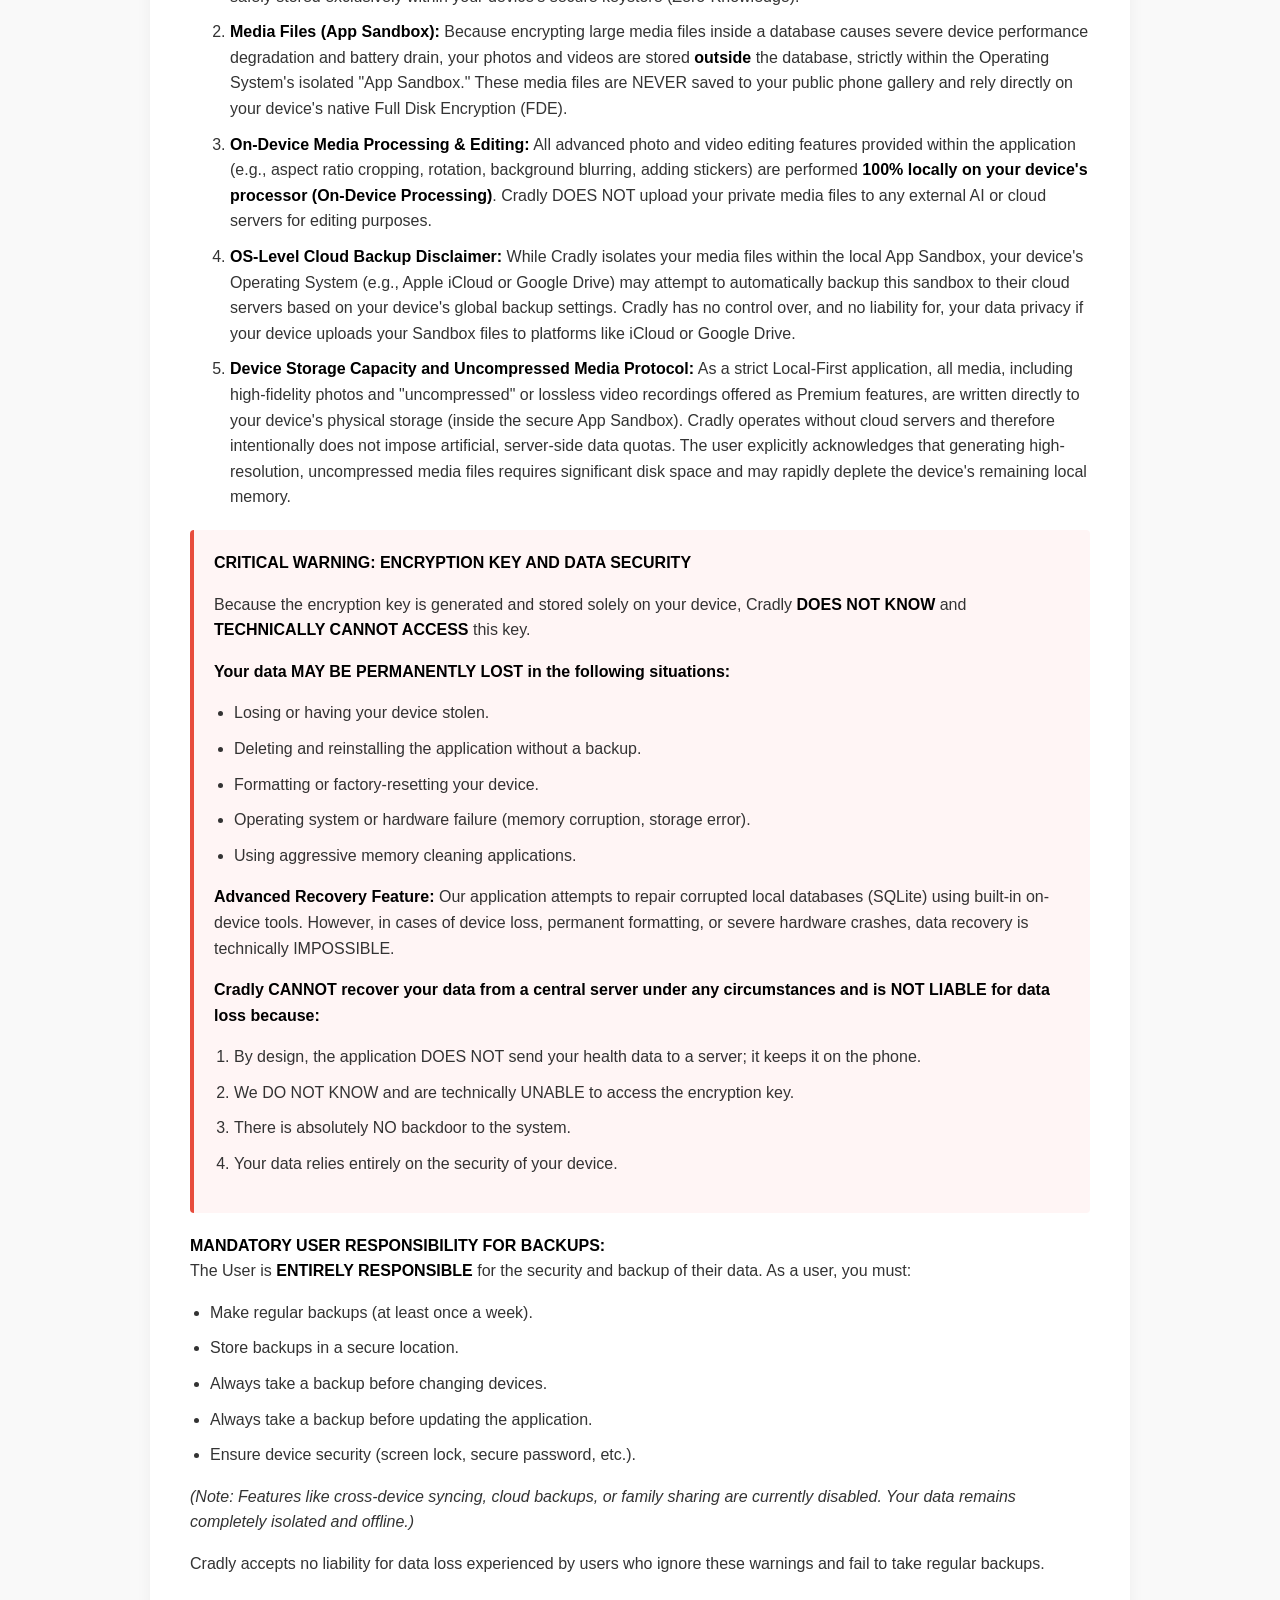
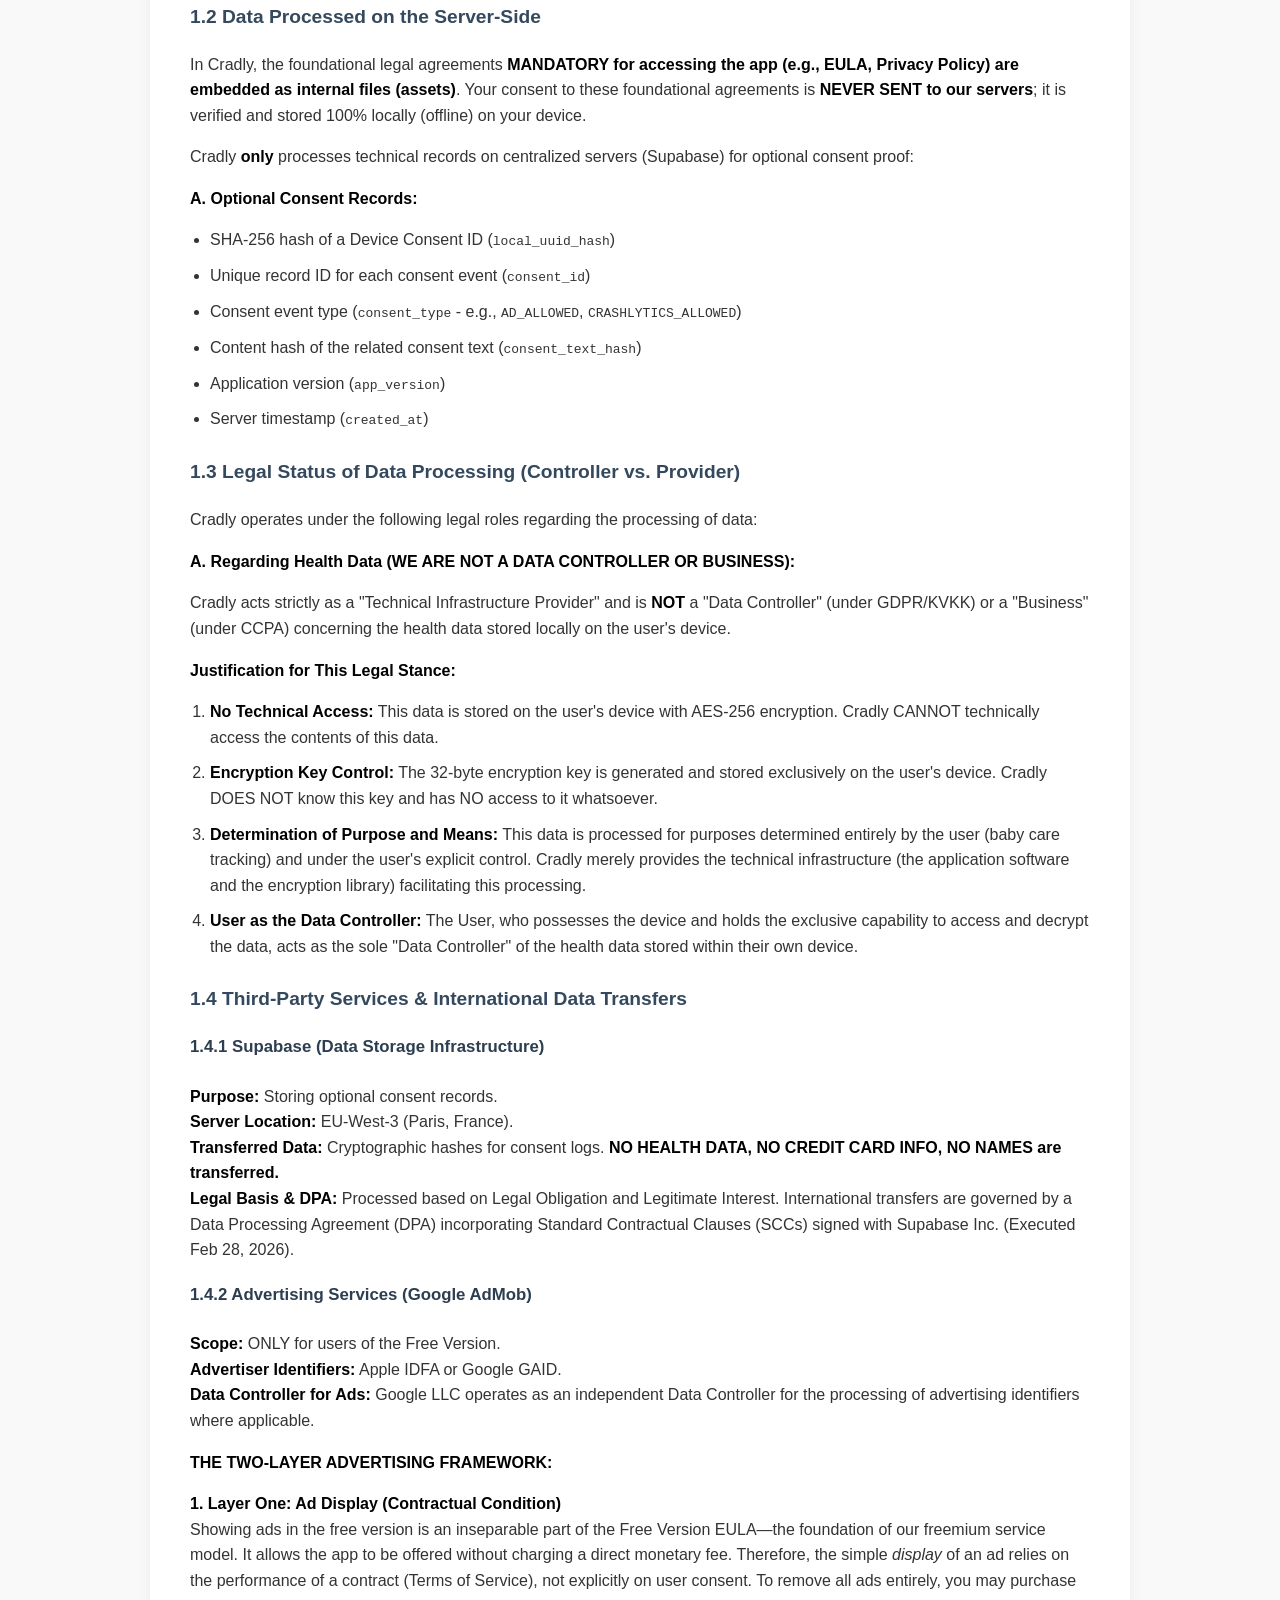
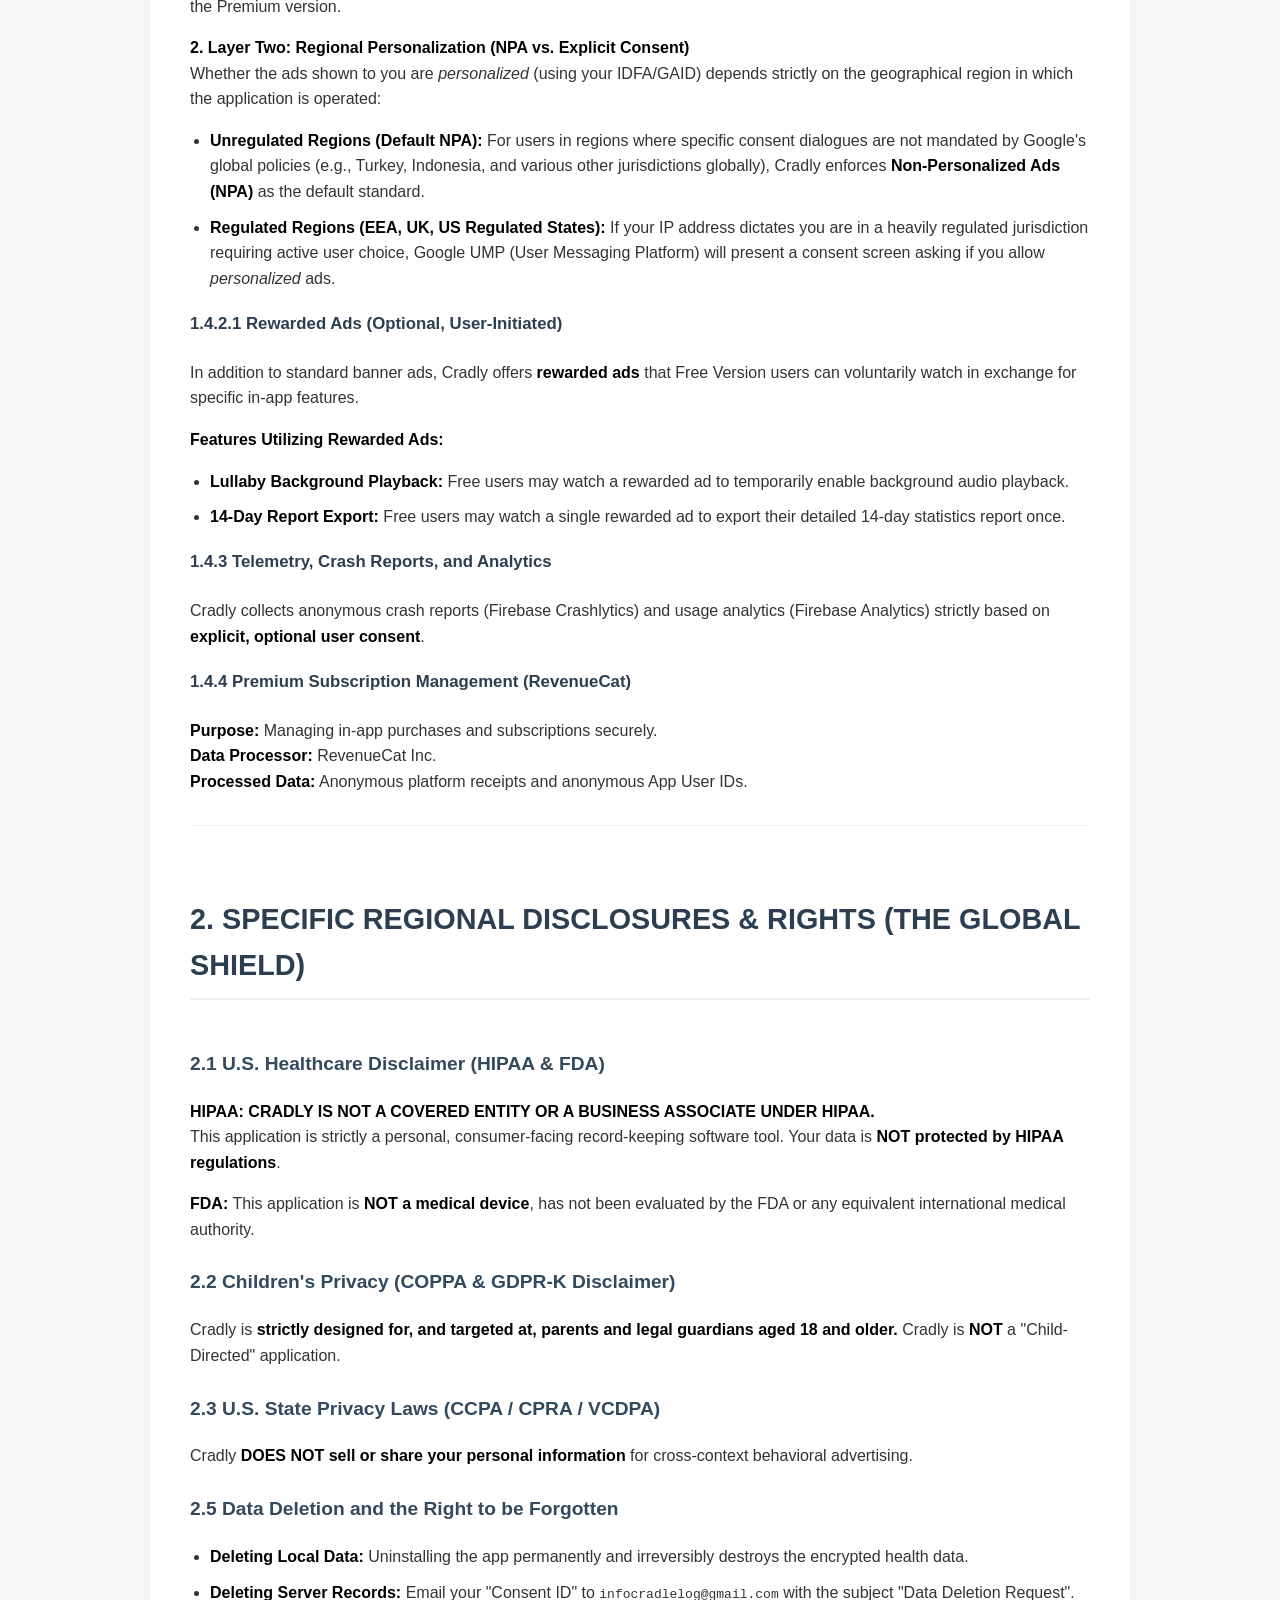
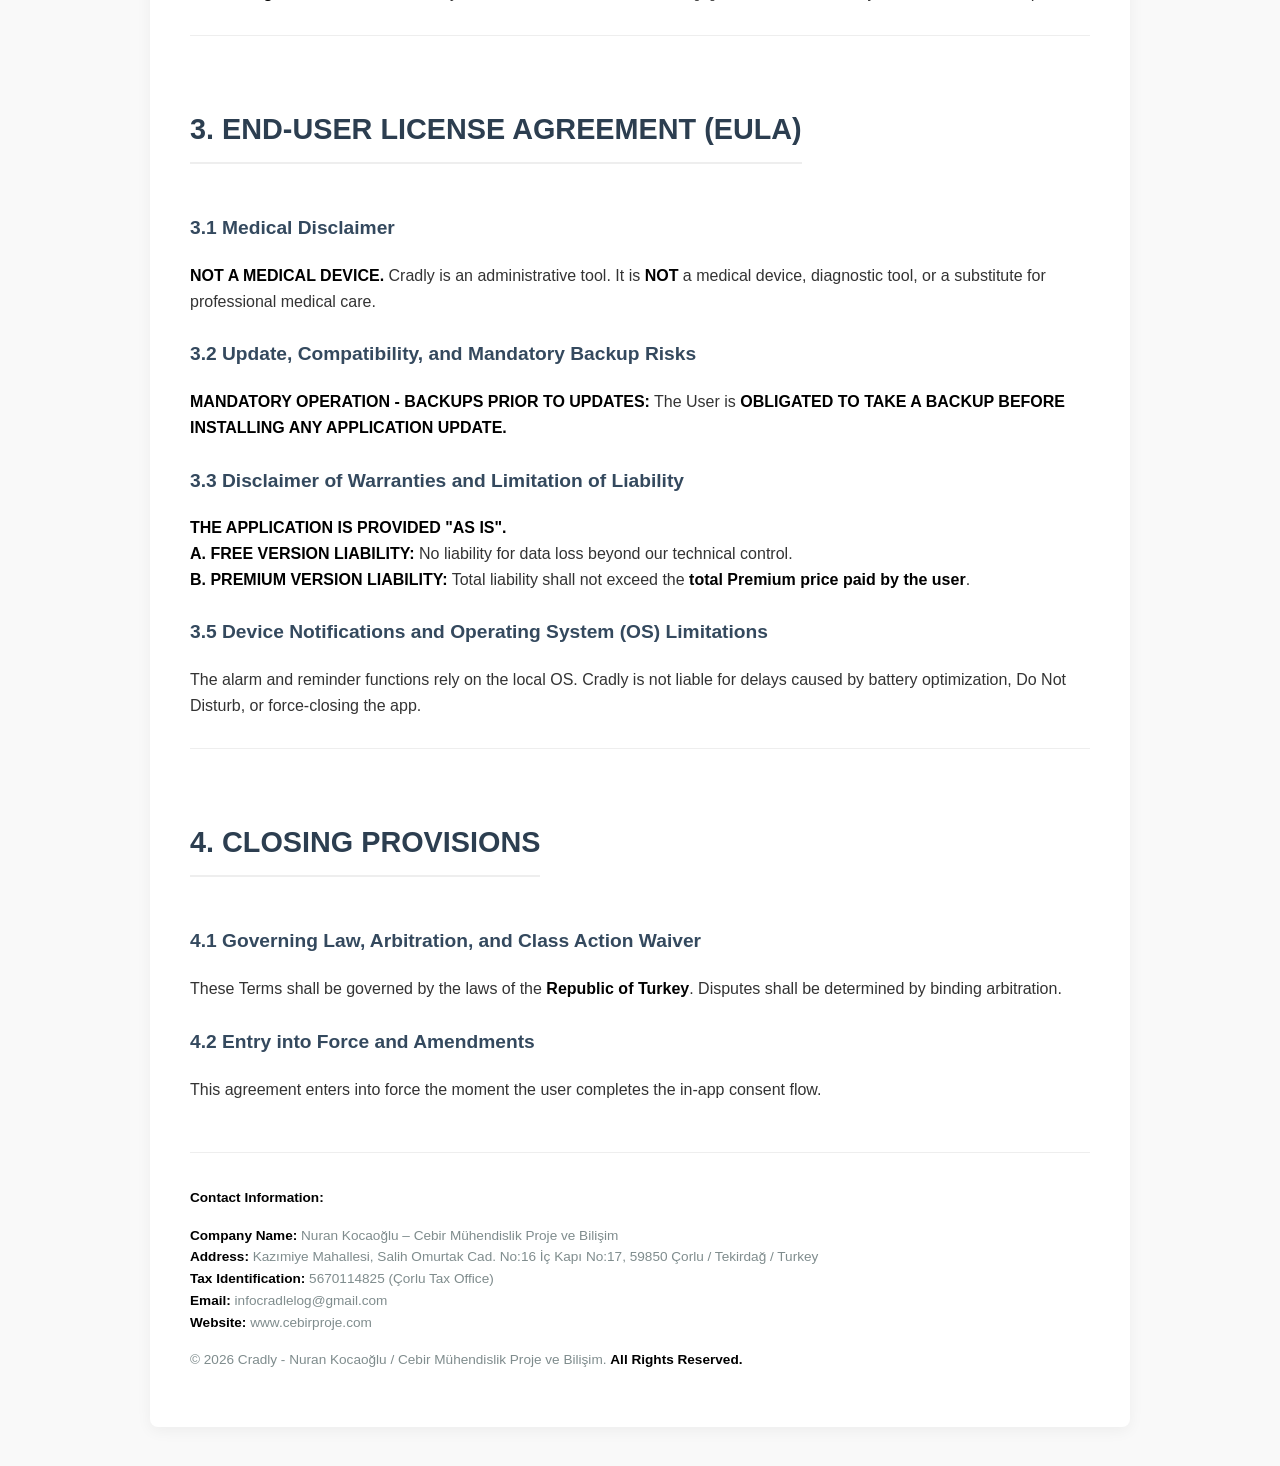
<file: global.html>
<!DOCTYPE html>
<html lang="en">
<head>
    <meta charset="UTF-8">
    <meta name="viewport" content="width=device-width, initial-scale=1.0">
    <title>Cradly Legal - Privacy Policy & Terms of Service</title>
    <link rel="stylesheet" href="style.css">
    <style>
        /* Embedded CSS */
        :root {
            --primary-color: #2c3e50;
            --secondary-color: #34495e;
            --accent-color: #e74c3c;
            --text-color: #333;
            --bg-color: #f9f9f9;
            --white: #ffffff;
        }

        body {
            font-family: -apple-system, BlinkMacSystemFont, "Segoe UI", Roboto, Helvetica, Arial, sans-serif;
            line-height: 1.6;
            color: var(--text-color);
            background-color: var(--bg-color);
            margin: 0;
            padding: 0;
        }

        header {
            background-color: var(--primary-color);
            padding: 20px 0;
            text-align: center;
            box-shadow: 0 2px 5px rgba(0,0,0,0.1);
        }

        .header-content h1 {
            color: var(--white) !important; /* H1 Başlık Beyaz */
            margin: 0 0 15px 0;
            font-size: 2rem;
        }

        nav a {
            color: #bdc3c7;
            text-decoration: none;
            margin: 0 10px;
            font-weight: 500;
            font-size: 0.9rem;
            transition: color 0.3s;
        }

        nav a:hover, nav a.active {
            color: var(--white);
        }

        .container {
            max-width: 900px;
            margin: 40px auto;
            background: var(--white);
            padding: 40px;
            box-shadow: 0 4px 15px rgba(0,0,0,0.05);
            border-radius: 8px;
        }

        h2 {
            color: var(--primary-color);
            border-bottom: 2px solid #eee;
            padding-bottom: 10px;
            margin-top: 40px;
        }

        h3 {
            color: var(--secondary-color);
            margin-top: 25px;
        }

        hr {
            border: 0;
            border-top: 1px solid #eee;
            margin: 30px 0;
        }

        strong {
            color: #000;
        }

        ul {
            padding-left: 20px;
        }

        li {
            margin-bottom: 10px;
        }

        .warning-box {
            background-color: #fff5f5;
            border-left: 4px solid var(--accent-color);
            padding: 20px;
            margin: 20px 0;
        }

        .legal-footer {
            font-size: 0.85rem;
            color: #7f8c8d;
            margin-top: 50px;
            padding-top: 20px;
            border-top: 1px solid #eee;
        }

        @media (max-width: 768px) {
            .container {
                margin: 10px;
                padding: 20px;
            }
            nav a {
                display: inline-block;
                margin: 5px;
            }
        }
    </style>
</head>
<body>

    <header>
        <div class="header-content">
            <h1>Cradly Legal</h1>
            <nav>
                <a href="#" class="active">🌐 Global/USA 🇺🇸</a>
                <a href="tr.html">🇹🇷 TR</a>
                <a href="eu.html">🇪🇺 EU-EN</a>
                <a href="id.html">🇮🇩 ID</a>
                <a href="br.html">🇧🇷 BR</a>
            </nav>
        </div>
    </header>

    <div class="container">
        <h1>Cradly – Global Master Privacy Policy & Terms of Service (EULA)</h1>
        <p><strong>Last Updated:</strong> April 2026<br>
        <strong>Version:</strong> 6.0.0 - Global Compliance & Privacy Shield</p>

        <hr>

        <h2>DOCUMENT PURPOSE AND SCOPE</h2>
        <p>This document encompasses the <strong>Privacy Policy</strong>, <strong>End-User License Agreement (EULA)</strong>, and <strong>Global Privacy Notices</strong> for the provisioning of the Cradly application worldwide.</p>

        <p><strong>Legal Framework (The Global Shield):</strong></p>
        <ul>
            <li>General Data Protection Regulation (GDPR - EU/UK)</li>
            <li>California Consumer Privacy Act (CCPA) & California Privacy Rights Act (CPRA)</li>
            <li>U.S. Federal Trade Commission (FTC) Act Section 5 standards (Truth-in-Advertising & Privacy)</li>
            <li>Children's Online Privacy Protection Act (COPPA - USA)</li>
            <li>Health Insurance Portability and Accountability Act (HIPAA - USA) (Disclaimer)</li>
            <li>6698 numbered Personal Data Protection Law (KVKK - Turkey)</li>
        </ul>

        <p><strong>Binding Nature of the Document:</strong><br>
        By downloading, installing, or beginning to use the application, you declare and undertake that you have read, understood, and accepted all provisions in this document.</p>

        <p><strong>Language of the Agreement & Comprehension:</strong><br>
        The application and its comprehensive legal terms are provided primarily in English. By choosing to use the application and accepting these terms, you explicitly declare and warrant that you possess a sufficient understanding of the English language to comprehend the basic operation of the application, the provided legal summaries, and the associated legal risks. Users who do not possess sufficient language proficiency to understand these terms must not accept this agreement and should refrain from using the application.</p>

        <hr>

        <h2 id="privacy">1. GLOBAL PRIVACY POLICY</h2>

        <h3>1.1 Architectural Approach: Local-First & Zero-Knowledge (FTC Act Compliance)</h3>
        <p>Cradly is a <strong>local-first</strong> application built on the principles of privacy by design and data minimization. In accordance with Section 5 of the FTC Act prohibiting deceptive privacy practices, we explicitly declare how our architecture operates:</p>

        <ul>
            <li><strong>Dual-Layer Local Storage Architecture:</strong> To ensure optimum device performance while maintaining strict local privacy, your data is partitioned into two secure local layers:
                <ol>
                    <li><strong>Textual & Health Data (AES-256):</strong> All structured data (baby profiles, sleep/feeding logs, allergy notes, journals) is encrypted locally inside a SQLite database using the <strong>AES-256</strong> algorithm. The 32-byte encryption key is generated and safely stored exclusively within your device's secure keystore (Zero-Knowledge).</li>
                    <li><strong>Media Files (App Sandbox):</strong> Because encrypting large media files inside a database causes severe device performance degradation and battery drain, your photos and videos are stored <strong>outside</strong> the database, strictly within the Operating System's isolated "App Sandbox." These media files are NEVER saved to your public phone gallery and rely directly on your device's native Full Disk Encryption (FDE).</li>
                    <li><strong>On-Device Media Processing & Editing:</strong> All advanced photo and video editing features provided within the application (e.g., aspect ratio cropping, rotation, background blurring, adding stickers) are performed <strong>100% locally on your device's processor (On-Device Processing)</strong>. Cradly DOES NOT upload your private media files to any external AI or cloud servers for editing purposes.</li>
                    <li><strong>OS-Level Cloud Backup Disclaimer:</strong> While Cradly isolates your media files within the local App Sandbox, your device's Operating System (e.g., Apple iCloud or Google Drive) may attempt to automatically backup this sandbox to their cloud servers based on your device's global backup settings. Cradly has no control over, and no liability for, your data privacy if your device uploads your Sandbox files to platforms like iCloud or Google Drive.</li>
                    <li><strong>Device Storage Capacity and Uncompressed Media Protocol:</strong> As a strict Local-First application, all media, including high-fidelity photos and "uncompressed" or lossless video recordings offered as Premium features, are written directly to your device's physical storage (inside the secure App Sandbox). Cradly operates without cloud servers and therefore intentionally does not impose artificial, server-side data quotas. The user explicitly acknowledges that generating high-resolution, uncompressed media files requires significant disk space and may rapidly deplete the device's remaining local memory.</li>
                </ol>
            </li>
        </ul>

        <div class="warning-box">
            <strong>CRITICAL WARNING: ENCRYPTION KEY AND DATA SECURITY</strong>
            <p>Because the encryption key is generated and stored solely on your device, Cradly <strong>DOES NOT KNOW</strong> and <strong>TECHNICALLY CANNOT ACCESS</strong> this key.</p>
            <p><strong>Your data MAY BE PERMANENTLY LOST in the following situations:</strong></p>
            <ul>
                <li>Losing or having your device stolen.</li>
                <li>Deleting and reinstalling the application without a backup.</li>
                <li>Formatting or factory-resetting your device.</li>
                <li>Operating system or hardware failure (memory corruption, storage error).</li>
                <li>Using aggressive memory cleaning applications.</li>
            </ul>
            <p><strong>Advanced Recovery Feature:</strong> Our application attempts to repair corrupted local databases (SQLite) using built-in on-device tools. However, in cases of device loss, permanent formatting, or severe hardware crashes, data recovery is technically IMPOSSIBLE.</p>
            <p><strong>Cradly CANNOT recover your data from a central server under any circumstances and is NOT LIABLE for data loss because:</strong></p>
            <ol>
                <li>By design, the application DOES NOT send your health data to a server; it keeps it on the phone.</li>
                <li>We DO NOT KNOW and are technically UNABLE to access the encryption key.</li>
                <li>There is absolutely NO backdoor to the system.</li>
                <li>Your data relies entirely on the security of your device.</li>
            </ol>
        </div>

        <p><strong>MANDATORY USER RESPONSIBILITY FOR BACKUPS:</strong><br>
        The User is <strong>ENTIRELY RESPONSIBLE</strong> for the security and backup of their data. As a user, you must:</p>
        <ul>
            <li>Make regular backups (at least once a week).</li>
            <li>Store backups in a secure location.</li>
            <li>Always take a backup before changing devices.</li>
            <li>Always take a backup before updating the application.</li>
            <li>Ensure device security (screen lock, secure password, etc.).</li>
        </ul>
        <p><em>(Note: Features like cross-device syncing, cloud backups, or family sharing are currently disabled. Your data remains completely isolated and offline.)</em></p>
        <p>Cradly accepts no liability for data loss experienced by users who ignore these warnings and fail to take regular backups.</p>

        <h3>1.2 Data Processed on the Server-Side</h3>
        <p>In Cradly, the foundational legal agreements <strong>MANDATORY for accessing the app (e.g., EULA, Privacy Policy) are embedded as internal files (assets)</strong>. Your consent to these foundational agreements is <strong>NEVER SENT to our servers</strong>; it is verified and stored 100% locally (offline) on your device.</p>
        <p>Cradly <strong>only</strong> processes technical records on centralized servers (Supabase) for optional consent proof:</p>
        <p><strong>A. Optional Consent Records:</strong></p>
        <ul>
            <li>SHA-256 hash of a Device Consent ID (<code>local_uuid_hash</code>)</li>
            <li>Unique record ID for each consent event (<code>consent_id</code>)</li>
            <li>Consent event type (<code>consent_type</code> - e.g., <code>AD_ALLOWED</code>, <code>CRASHLYTICS_ALLOWED</code>)</li>
            <li>Content hash of the related consent text (<code>consent_text_hash</code>)</li>
            <li>Application version (<code>app_version</code>)</li>
            <li>Server timestamp (<code>created_at</code>)</li>
        </ul>

        <h3>1.3 Legal Status of Data Processing (Controller vs. Provider)</h3>
        <p>Cradly operates under the following legal roles regarding the processing of data:</p>
        <p><strong>A. Regarding Health Data (WE ARE NOT A DATA CONTROLLER OR BUSINESS):</strong></p>
        <p>Cradly acts strictly as a "Technical Infrastructure Provider" and is <strong>NOT</strong> a "Data Controller" (under GDPR/KVKK) or a "Business" (under CCPA) concerning the health data stored locally on the user's device.</p>
        <p><strong>Justification for This Legal Stance:</strong></p>
        <ol>
            <li><strong>No Technical Access:</strong> This data is stored on the user's device with AES-256 encryption. Cradly CANNOT technically access the contents of this data.</li>
            <li><strong>Encryption Key Control:</strong> The 32-byte encryption key is generated and stored exclusively on the user's device. Cradly DOES NOT know this key and has NO access to it whatsoever.</li>
            <li><strong>Determination of Purpose and Means:</strong> This data is processed for purposes determined entirely by the user (baby care tracking) and under the user's explicit control. Cradly merely provides the technical infrastructure (the application software and the encryption library) facilitating this processing.</li>
            <li><strong>User as the Data Controller:</strong> The User, who possesses the device and holds the exclusive capability to access and decrypt the data, acts as the sole "Data Controller" of the health data stored within their own device.</li>
        </ol>

        <h3>1.4 Third-Party Services & International Data Transfers</h3>
        <h4>1.4.1 Supabase (Data Storage Infrastructure)</h4>
        <p><strong>Purpose:</strong> Storing optional consent records.<br>
        <strong>Server Location:</strong> EU-West-3 (Paris, France).<br>
        <strong>Transferred Data:</strong> Cryptographic hashes for consent logs. <strong>NO HEALTH DATA, NO CREDIT CARD INFO, NO NAMES are transferred.</strong><br>
        <strong>Legal Basis & DPA:</strong> Processed based on Legal Obligation and Legitimate Interest. International transfers are governed by a Data Processing Agreement (DPA) incorporating Standard Contractual Clauses (SCCs) signed with Supabase Inc. (Executed Feb 28, 2026).</p>

        <h4>1.4.2 Advertising Services (Google AdMob)</h4>
        <p><strong>Scope:</strong> ONLY for users of the Free Version.<br>
        <strong>Advertiser Identifiers:</strong> Apple IDFA or Google GAID.<br>
        <strong>Data Controller for Ads:</strong> Google LLC operates as an independent Data Controller for the processing of advertising identifiers where applicable.</p>
        <p><strong>THE TWO-LAYER ADVERTISING FRAMEWORK:</strong></p>
        <p><strong>1. Layer One: Ad Display (Contractual Condition)</strong><br>
        Showing ads in the free version is an inseparable part of the Free Version EULA—the foundation of our freemium service model. It allows the app to be offered without charging a direct monetary fee. Therefore, the simple <em>display</em> of an ad relies on the performance of a contract (Terms of Service), not explicitly on user consent. To remove all ads entirely, you may purchase the Premium version.</p>
        <p><strong>2. Layer Two: Regional Personalization (NPA vs. Explicit Consent)</strong><br>
        Whether the ads shown to you are <em>personalized</em> (using your IDFA/GAID) depends strictly on the geographical region in which the application is operated:</p>
        <ul>
            <li><strong>Unregulated Regions (Default NPA):</strong> For users in regions where specific consent dialogues are not mandated by Google's global policies (e.g., Turkey, Indonesia, and various other jurisdictions globally), Cradly enforces <strong>Non-Personalized Ads (NPA)</strong> as the default standard.</li>
            <li><strong>Regulated Regions (EEA, UK, US Regulated States):</strong> If your IP address dictates you are in a heavily regulated jurisdiction requiring active user choice, Google UMP (User Messaging Platform) will present a consent screen asking if you allow <em>personalized</em> ads.</li>
        </ul>

        <h4>1.4.2.1 Rewarded Ads (Optional, User-Initiated)</h4>
        <p>In addition to standard banner ads, Cradly offers <strong>rewarded ads</strong> that Free Version users can voluntarily watch in exchange for specific in-app features.</p>
        <p><strong>Features Utilizing Rewarded Ads:</strong></p>
        <ul>
            <li><strong>Lullaby Background Playback:</strong> Free users may watch a rewarded ad to temporarily enable background audio playback.</li>
            <li><strong>14-Day Report Export:</strong> Free users may watch a single rewarded ad to export their detailed 14-day statistics report once.</li>
        </ul>

        <h4>1.4.3 Telemetry, Crash Reports, and Analytics</h4>
        <p>Cradly collects anonymous crash reports (Firebase Crashlytics) and usage analytics (Firebase Analytics) strictly based on <strong>explicit, optional user consent</strong>.</p>

        <h4>1.4.4 Premium Subscription Management (RevenueCat)</h4>
        <p><strong>Purpose:</strong> Managing in-app purchases and subscriptions securely.<br>
        <strong>Data Processor:</strong> RevenueCat Inc.<br>
        <strong>Processed Data:</strong> Anonymous platform receipts and anonymous App User IDs.</p>

        <hr>

        <h2>2. SPECIFIC REGIONAL DISCLOSURES & RIGHTS (THE GLOBAL SHIELD)</h2>
        <h3>2.1 U.S. Healthcare Disclaimer (HIPAA & FDA)</h3>
        <p><strong>HIPAA: CRADLY IS NOT A COVERED ENTITY OR A BUSINESS ASSOCIATE UNDER HIPAA.</strong><br>
        This application is strictly a personal, consumer-facing record-keeping software tool. Your data is <strong>NOT protected by HIPAA regulations</strong>.</p>
        <p><strong>FDA:</strong> This application is <strong>NOT a medical device</strong>, has not been evaluated by the FDA or any equivalent international medical authority.</p>

        <h3>2.2 Children's Privacy (COPPA & GDPR-K Disclaimer)</h3>
        <p>Cradly is <strong>strictly designed for, and targeted at, parents and legal guardians aged 18 and older.</strong> Cradly is <strong>NOT</strong> a "Child-Directed" application.</p>

        <h3>2.3 U.S. State Privacy Laws (CCPA / CPRA / VCDPA)</h3>
        <p>Cradly <strong>DOES NOT sell or share your personal information</strong> for cross-context behavioral advertising.</p>

        <h3>2.5 Data Deletion and the Right to be Forgotten</h3>
        <ul>
            <li><strong>Deleting Local Data:</strong> Uninstalling the app permanently and irreversibly destroys the encrypted health data.</li>
            <li><strong>Deleting Server Records:</strong> Email your "Consent ID" to <code>infocradlelog@gmail.com</code> with the subject "Data Deletion Request".</li>
        </ul>

        <hr>

        <h2 id="terms">3. END-USER LICENSE AGREEMENT (EULA)</h2>
        <h3>3.1 Medical Disclaimer</h3>
        <p><strong>NOT A MEDICAL DEVICE.</strong> Cradly is an administrative tool. It is <strong>NOT</strong> a medical device, diagnostic tool, or a substitute for professional medical care.</p>

        <h3>3.2 Update, Compatibility, and Mandatory Backup Risks</h3>
        <p><strong>MANDATORY OPERATION - BACKUPS PRIOR TO UPDATES:</strong> The User is <strong>OBLIGATED TO TAKE A BACKUP BEFORE INSTALLING ANY APPLICATION UPDATE.</strong></p>

        <h3>3.3 Disclaimer of Warranties and Limitation of Liability</h3>
        <p><strong>THE APPLICATION IS PROVIDED "AS IS".</strong><br>
        <strong>A. FREE VERSION LIABILITY:</strong> No liability for data loss beyond our technical control.<br>
        <strong>B. PREMIUM VERSION LIABILITY:</strong> Total liability shall not exceed the <strong>total Premium price paid by the user</strong>.</p>

        <h3>3.5 Device Notifications and Operating System (OS) Limitations</h3>
        <p>The alarm and reminder functions rely on the local OS. Cradly is not liable for delays caused by battery optimization, Do Not Disturb, or force-closing the app.</p>

        <hr>

        <h2>4. CLOSING PROVISIONS</h2>
        <h3>4.1 Governing Law, Arbitration, and Class Action Waiver</h3>
        <p>These Terms shall be governed by the laws of the <strong>Republic of Turkey</strong>. Disputes shall be determined by binding arbitration.</p>

        <h3>4.2 Entry into Force and Amendments</h3>
        <p>This agreement enters into force the moment the user completes the in-app consent flow.</p>

        <div class="legal-footer">
            <p><strong>Contact Information:</strong></p>
            <p><strong>Company Name:</strong> Nuran Kocaoğlu – Cebir Mühendislik Proje ve Bilişim<br>
            <strong>Address:</strong> Kazımiye Mahallesi, Salih Omurtak Cad. No:16 İç Kapı No:17, 59850 Çorlu / Tekirdağ / Turkey<br>
            <strong>Tax Identification:</strong> 5670114825 (Çorlu Tax Office)<br>
            <strong>Email:</strong> infocradlelog@gmail.com<br>
            <strong>Website:</strong> www.cebirproje.com</p>

            <p>© 2026 Cradly - Nuran Kocaoğlu / Cebir Mühendislik Proje ve Bilişim. <strong>All Rights Reserved.</strong></p>
        </div>
    </div>

</body>
</html>
</file>
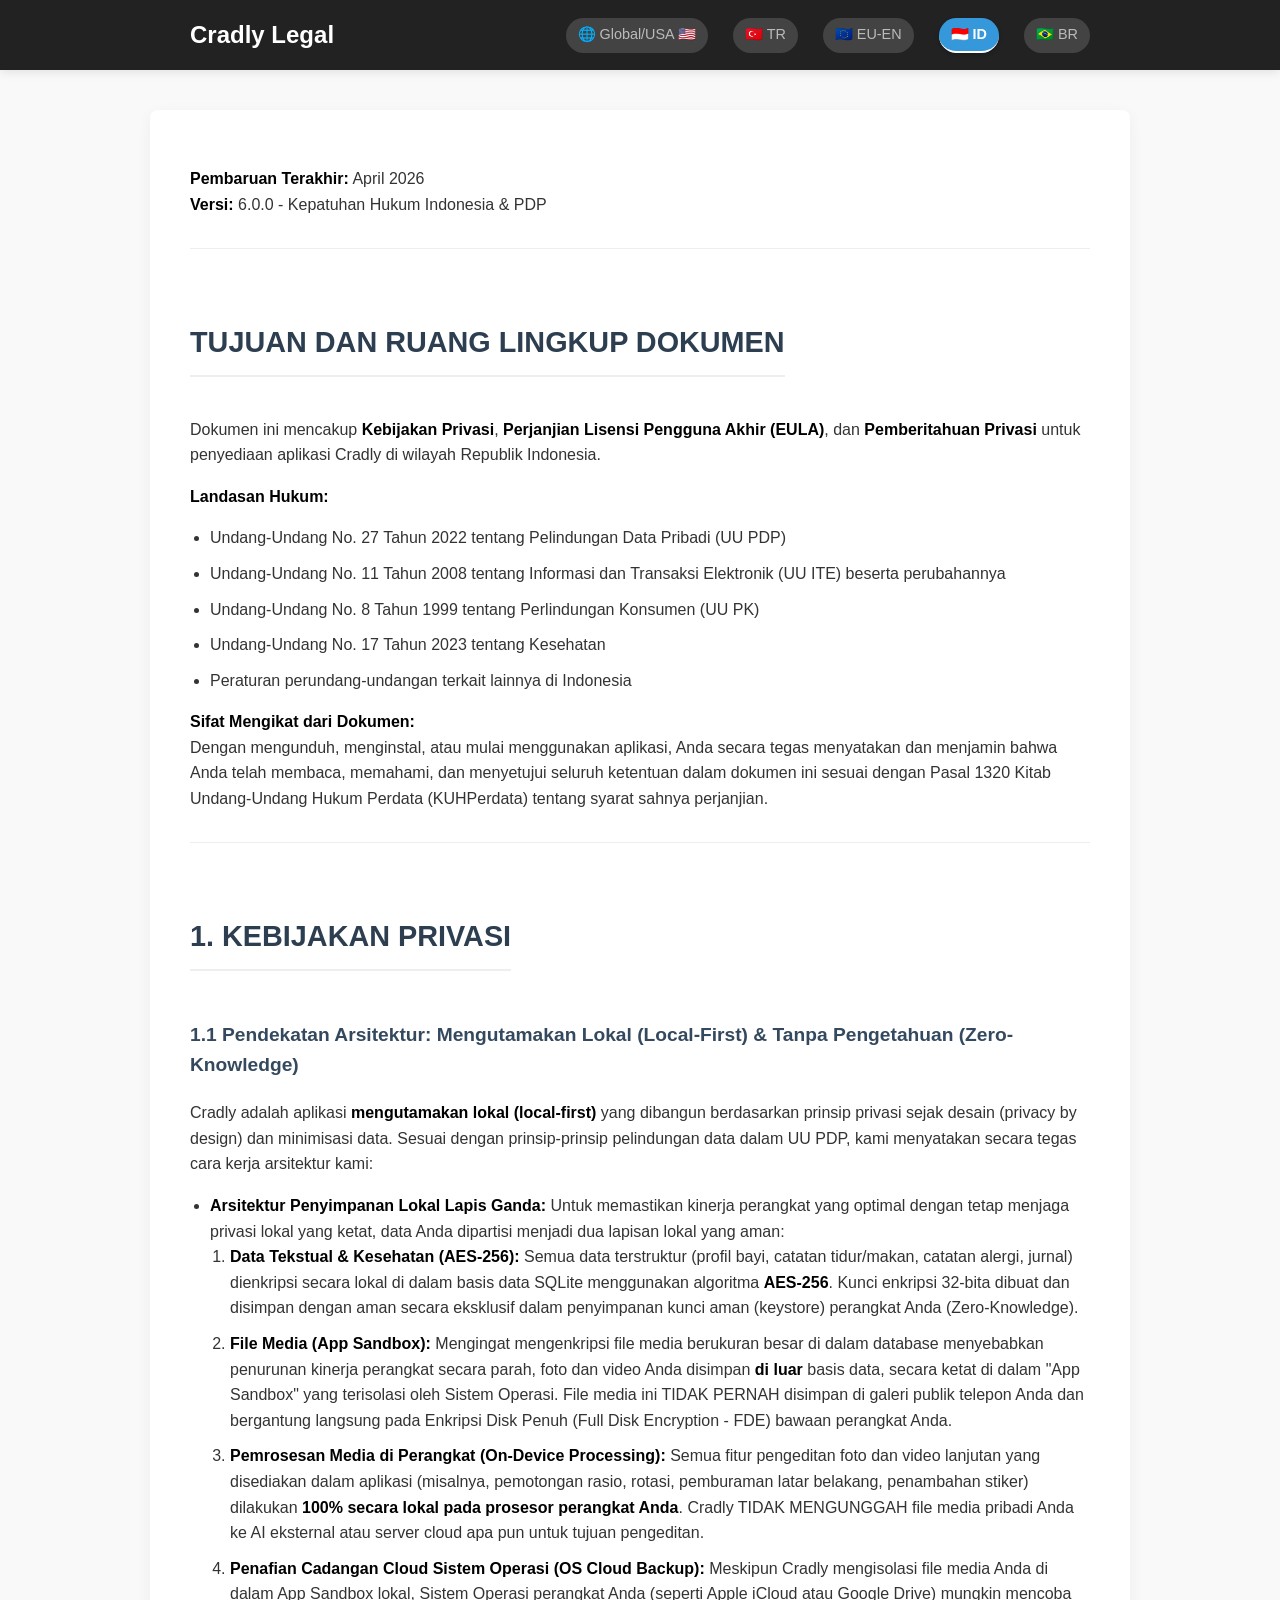
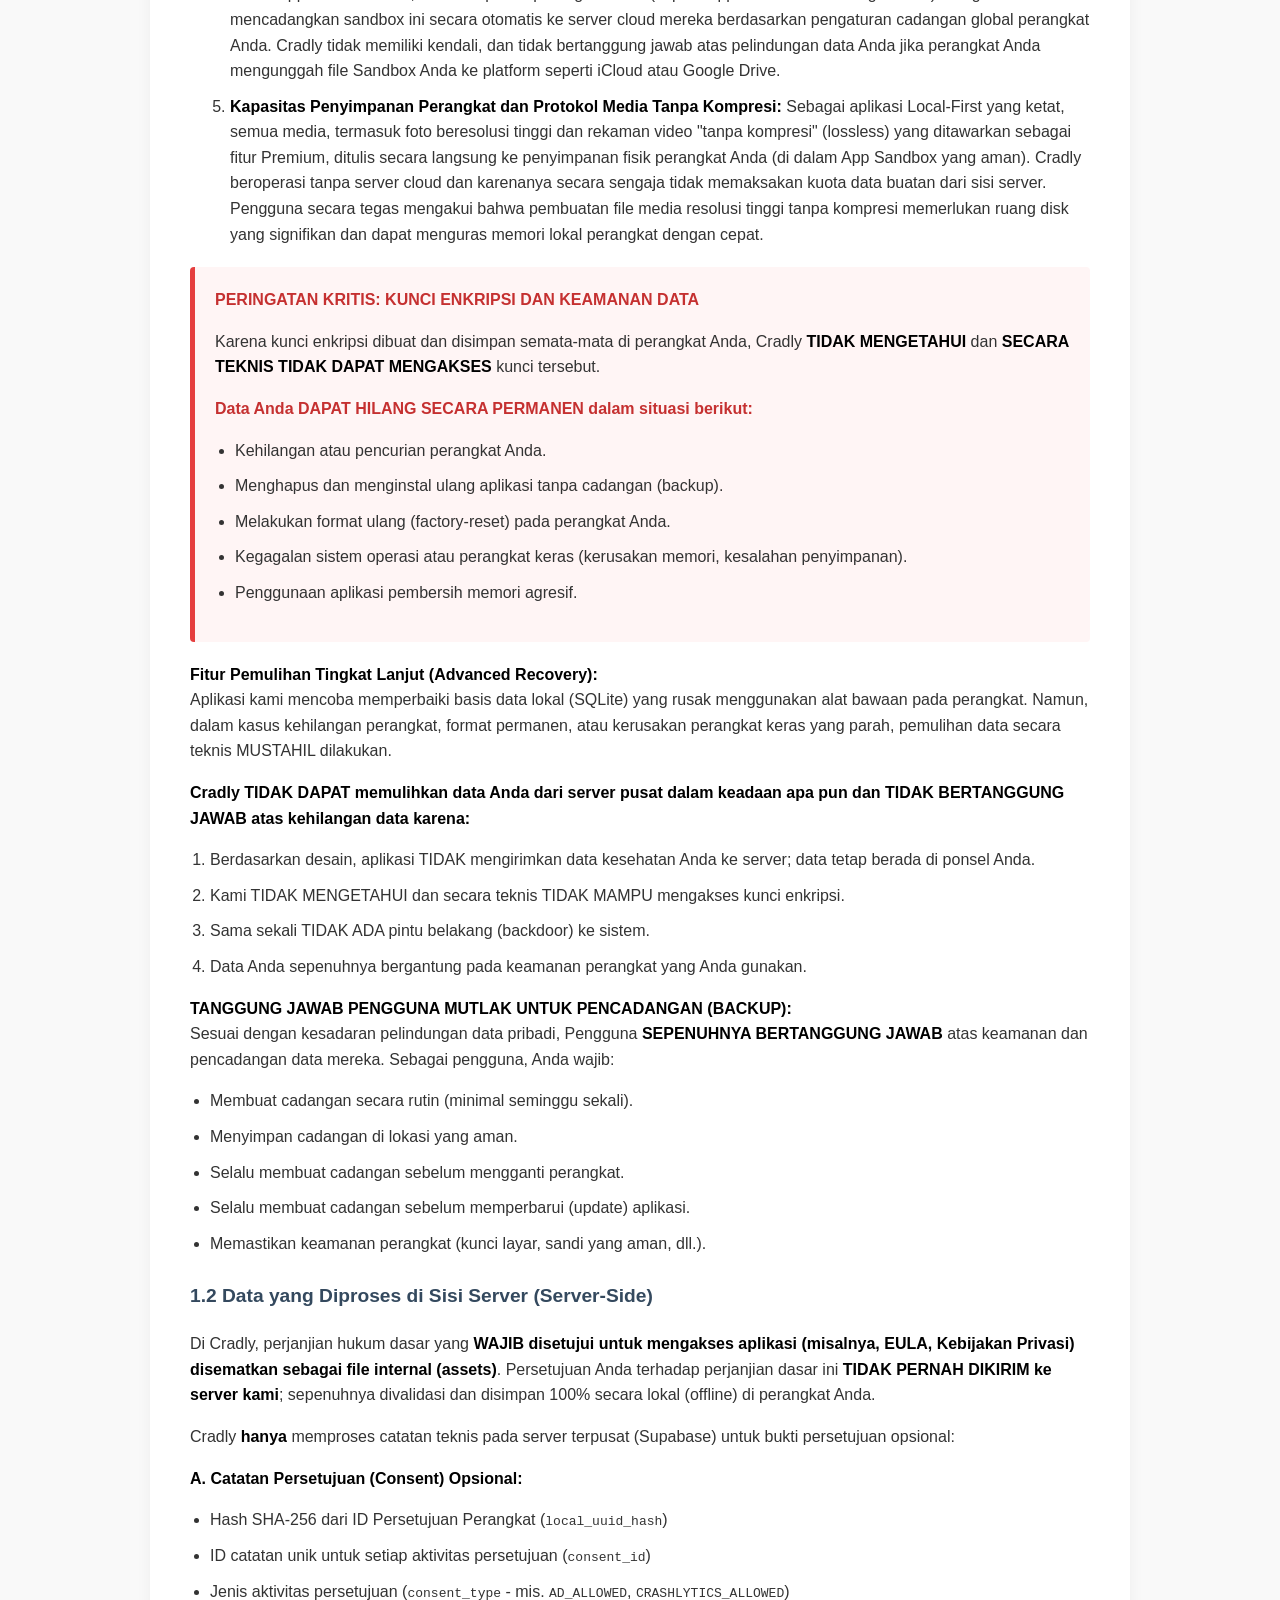
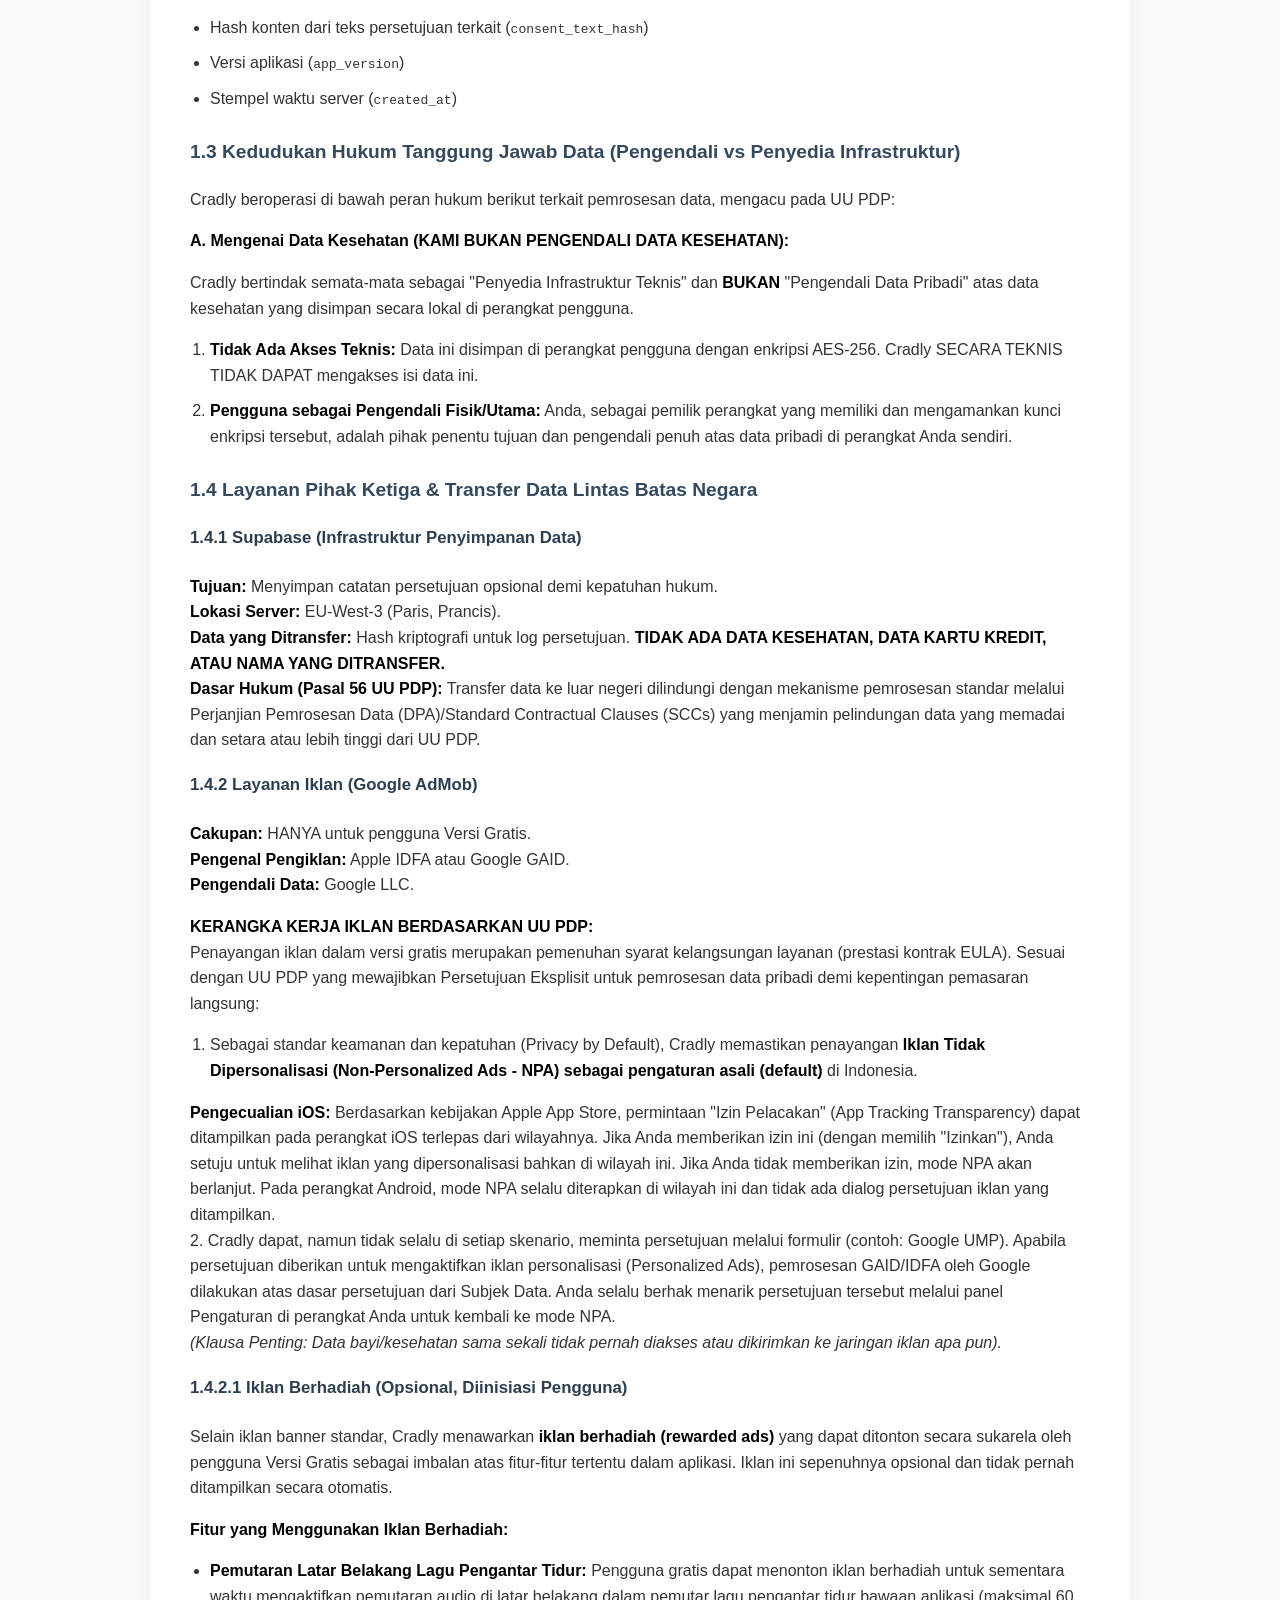
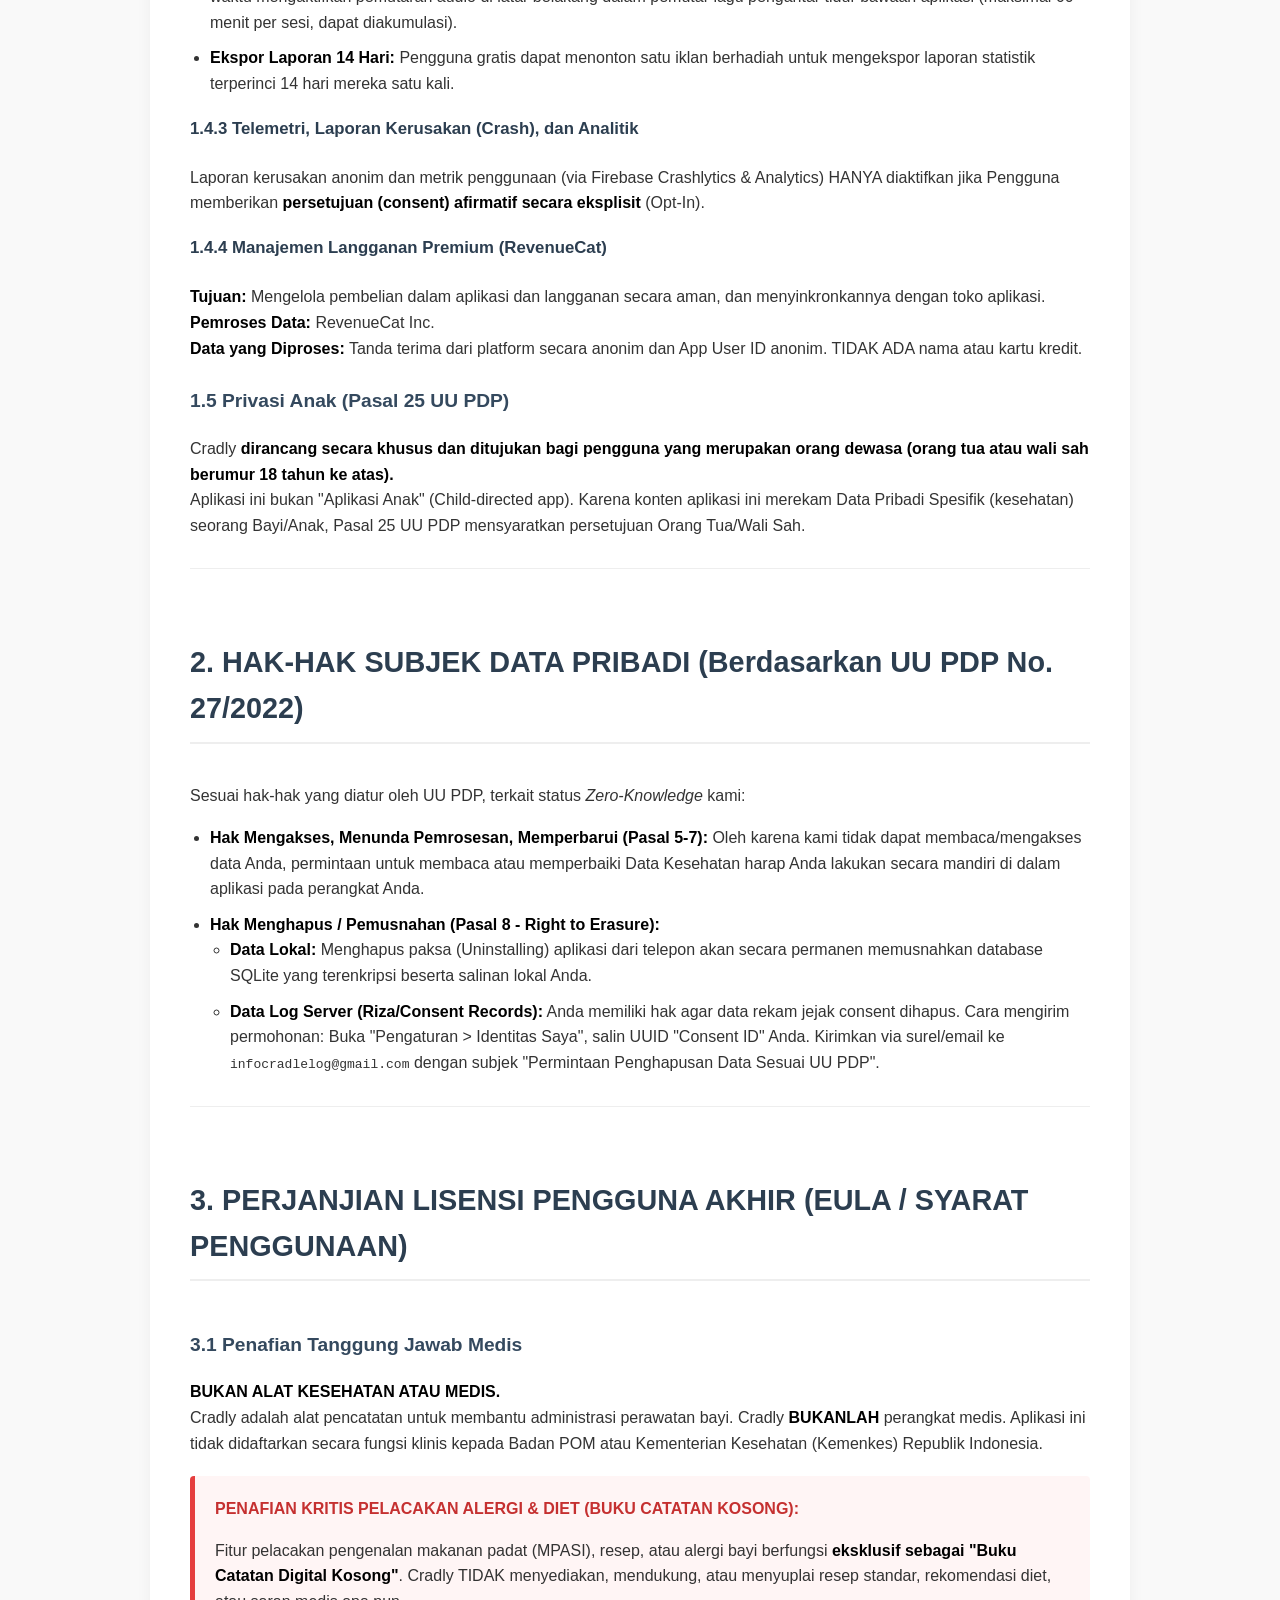
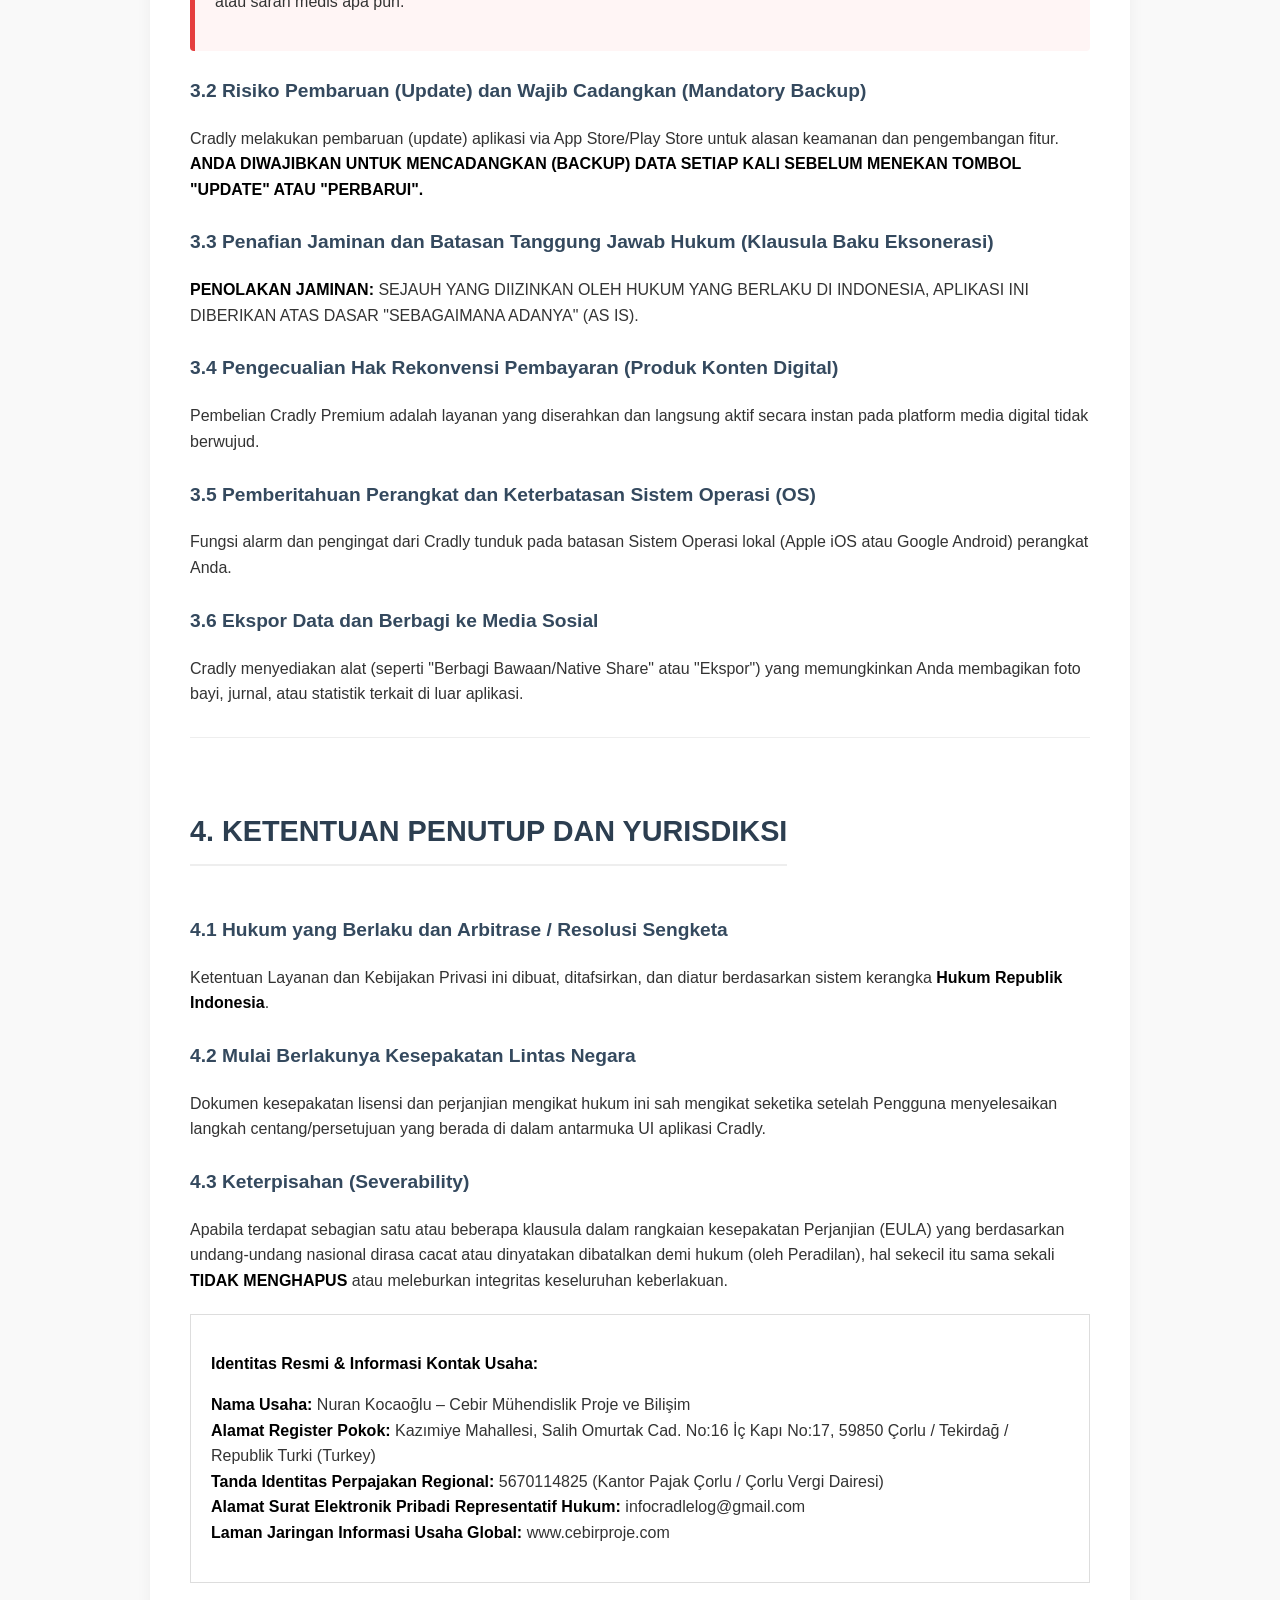
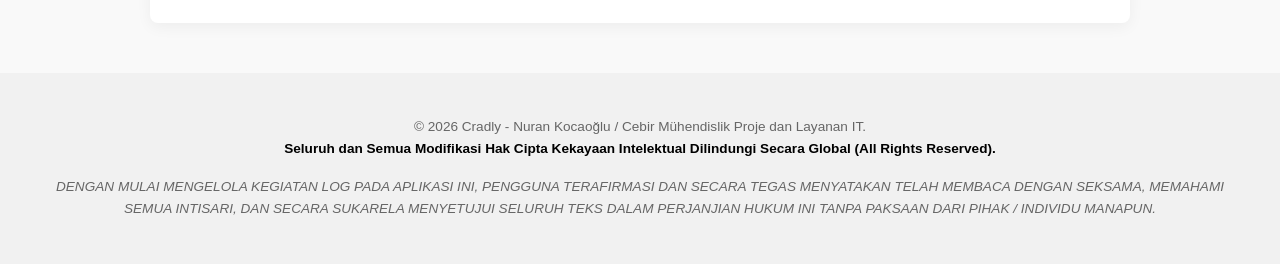
<file: id.html>
<!DOCTYPE html>
<html lang="id">
<head>
    <meta charset="UTF-8">
    <meta name="viewport" content="width=device-width, initial-scale=1.0">
    <title>Cradly Legal - Indonesia</title>
    <link rel="stylesheet" href="style.css">
    <style>
        /* Gömülü CSS */
        body {
            font-family: -apple-system, BlinkMacSystemFont, "Segoe UI", Roboto, Helvetica, Arial, sans-serif;
            line-height: 1.6;
            color: #333;
            margin: 0;
            padding: 0;
            background-color: #f9f9f9;
        }

        header {
            background-color: #222; /* Siyah/Koyu arka plan */
            padding: 1rem 0;
            position: sticky;
            top: 0;
            z-index: 1000;
        }

        .header-content {
            max-width: 900px;
            margin: 0 auto;
            padding: 0 20px;
            display: flex;
            justify-content: space-between;
            align-items: center;
        }

        header h1 {
            color: #ffffff; /* Başlık Beyaz */
            margin: 0;
            font-size: 1.5rem;
        }

        nav a {
            color: #bbb;
            text-decoration: none;
            margin-left: 15px;
            font-size: 0.9rem;
            transition: color 0.3s;
        }

        nav a:hover {
            color: #fff;
        }

        nav a.active {
            color: #fff;
            font-weight: bold;
            border-bottom: 2px solid #fff;
        }

        .container {
            max-width: 900px;
            margin: 40px auto;
            background: #fff;
            padding: 40px;
            box-shadow: 0 4px 15px rgba(0,0,0,0.05);
            border-radius: 8px;
        }

        h2 {
            color: #2c3e50;
            border-bottom: 2px solid #eee;
            padding-bottom: 10px;
            margin-top: 40px;
        }

        h3 {
            color: #34495e;
            margin-top: 25px;
        }

        hr {
            border: 0;
            border-top: 1px solid #eee;
            margin: 30px 0;
        }

        .warning-box {
            background-color: #fff5f5;
            border-left: 5px solid #e53e3e;
            padding: 20px;
            margin: 20px 0;
        }

        .warning-box strong {
            color: #c53030;
        }

        ul {
            padding-left: 20px;
        }

        li {
            margin-bottom: 10px;
        }

        footer {
            margin-top: 50px;
            padding: 30px;
            background: #f1f1f1;
            font-size: 0.85rem;
            color: #666;
            text-align: center;
        }

        .contact-info {
            text-align: left;
            background: #fff;
            padding: 20px;
            border: 1px solid #ddd;
            margin-top: 20px;
        }

        b, strong {
            color: #000;
        }
    </style>
</head>
<body>

    <header>
        <div class="header-content">
            <h1>Cradly Legal</h1>
            <nav>
                <a href="global.html">🌐 Global/USA 🇺🇸</a>
                <a href="tr.html">🇹🇷 TR</a>
                <a href="eu.html">🇪🇺 EU-EN</a>
                <a href="#" class="active">🇮🇩 ID</a>
                <a href="br.html">🇧🇷 BR</a>
            </nav>
        </div>
    </header>

    <main class="container">
        <p><strong>Pembaruan Terakhir:</strong> April 2026<br>
        <strong>Versi:</strong> 6.0.0 - Kepatuhan Hukum Indonesia & PDP</p>

        <hr>

        <h2>TUJUAN DAN RUANG LINGKUP DOKUMEN</h2>
        <p>Dokumen ini mencakup <b>Kebijakan Privasi</b>, <b>Perjanjian Lisensi Pengguna Akhir (EULA)</b>, dan <b>Pemberitahuan Privasi</b> untuk penyediaan aplikasi Cradly di wilayah Republik Indonesia.</p>

        <p><strong>Landasan Hukum:</strong></p>
        <ul>
            <li>Undang-Undang No. 27 Tahun 2022 tentang Pelindungan Data Pribadi (UU PDP)</li>
            <li>Undang-Undang No. 11 Tahun 2008 tentang Informasi dan Transaksi Elektronik (UU ITE) beserta perubahannya</li>
            <li>Undang-Undang No. 8 Tahun 1999 tentang Perlindungan Konsumen (UU PK)</li>
            <li>Undang-Undang No. 17 Tahun 2023 tentang Kesehatan</li>
            <li>Peraturan perundang-undangan terkait lainnya di Indonesia</li>
        </ul>

        <p><strong>Sifat Mengikat dari Dokumen:</strong><br>
        Dengan mengunduh, menginstal, atau mulai menggunakan aplikasi, Anda secara tegas menyatakan dan menjamin bahwa Anda telah membaca, memahami, dan menyetujui seluruh ketentuan dalam dokumen ini sesuai dengan Pasal 1320 Kitab Undang-Undang Hukum Perdata (KUHPerdata) tentang syarat sahnya perjanjian.</p>

        <hr>

        <h2 id="privacy">1. KEBIJAKAN PRIVASI</h2>

        <h3>1.1 Pendekatan Arsitektur: Mengutamakan Lokal (Local-First) & Tanpa Pengetahuan (Zero-Knowledge)</h3>
        <p>Cradly adalah aplikasi <b>mengutamakan lokal (local-first)</b> yang dibangun berdasarkan prinsip privasi sejak desain (privacy by design) dan minimisasi data. Sesuai dengan prinsip-prinsip pelindungan data dalam UU PDP, kami menyatakan secara tegas cara kerja arsitektur kami:</p>

        <ul>
            <li><strong>Arsitektur Penyimpanan Lokal Lapis Ganda:</strong> Untuk memastikan kinerja perangkat yang optimal dengan tetap menjaga privasi lokal yang ketat, data Anda dipartisi menjadi dua lapisan lokal yang aman:
                <ol>
                    <li><strong>Data Tekstual & Kesehatan (AES-256):</strong> Semua data terstruktur (profil bayi, catatan tidur/makan, catatan alergi, jurnal) dienkripsi secara lokal di dalam basis data SQLite menggunakan algoritma <b>AES-256</b>. Kunci enkripsi 32-bita dibuat dan disimpan dengan aman secara eksklusif dalam penyimpanan kunci aman (keystore) perangkat Anda (Zero-Knowledge).</li>
                    <li><strong>File Media (App Sandbox):</strong> Mengingat mengenkripsi file media berukuran besar di dalam database menyebabkan penurunan kinerja perangkat secara parah, foto dan video Anda disimpan <b>di luar</b> basis data, secara ketat di dalam "App Sandbox" yang terisolasi oleh Sistem Operasi. File media ini TIDAK PERNAH disimpan di galeri publik telepon Anda dan bergantung langsung pada Enkripsi Disk Penuh (Full Disk Encryption - FDE) bawaan perangkat Anda.</li>
                    <li><strong>Pemrosesan Media di Perangkat (On-Device Processing):</strong> Semua fitur pengeditan foto dan video lanjutan yang disediakan dalam aplikasi (misalnya, pemotongan rasio, rotasi, pemburaman latar belakang, penambahan stiker) dilakukan <b>100% secara lokal pada prosesor perangkat Anda</b>. Cradly TIDAK MENGUNGGAH file media pribadi Anda ke AI eksternal atau server cloud apa pun untuk tujuan pengeditan.</li>
                    <li><strong>Penafian Cadangan Cloud Sistem Operasi (OS Cloud Backup):</strong> Meskipun Cradly mengisolasi file media Anda di dalam App Sandbox lokal, Sistem Operasi perangkat Anda (seperti Apple iCloud atau Google Drive) mungkin mencoba mencadangkan sandbox ini secara otomatis ke server cloud mereka berdasarkan pengaturan cadangan global perangkat Anda. Cradly tidak memiliki kendali, dan tidak bertanggung jawab atas pelindungan data Anda jika perangkat Anda mengunggah file Sandbox Anda ke platform seperti iCloud atau Google Drive.</li>
                    <li><strong>Kapasitas Penyimpanan Perangkat dan Protokol Media Tanpa Kompresi:</strong> Sebagai aplikasi Local-First yang ketat, semua media, termasuk foto beresolusi tinggi dan rekaman video "tanpa kompresi" (lossless) yang ditawarkan sebagai fitur Premium, ditulis secara langsung ke penyimpanan fisik perangkat Anda (di dalam App Sandbox yang aman). Cradly beroperasi tanpa server cloud dan karenanya secara sengaja tidak memaksakan kuota data buatan dari sisi server. Pengguna secara tegas mengakui bahwa pembuatan file media resolusi tinggi tanpa kompresi memerlukan ruang disk yang signifikan dan dapat menguras memori lokal perangkat dengan cepat.</li>
                </ol>
            </li>
        </ul>

        <div class="warning-box">
            <strong>PERINGATAN KRITIS: KUNCI ENKRIPSI DAN KEAMANAN DATA</strong>
            <p>Karena kunci enkripsi dibuat dan disimpan semata-mata di perangkat Anda, Cradly <b>TIDAK MENGETAHUI</b> dan <b>SECARA TEKNIS TIDAK DAPAT MENGAKSES</b> kunci tersebut.</p>
            <p><strong>Data Anda DAPAT HILANG SECARA PERMANEN dalam situasi berikut:</strong></p>
            <ul>
                <li>Kehilangan atau pencurian perangkat Anda.</li>
                <li>Menghapus dan menginstal ulang aplikasi tanpa cadangan (backup).</li>
                <li>Melakukan format ulang (factory-reset) pada perangkat Anda.</li>
                <li>Kegagalan sistem operasi atau perangkat keras (kerusakan memori, kesalahan penyimpanan).</li>
                <li>Penggunaan aplikasi pembersih memori agresif.</li>
            </ul>
        </div>

        <p><strong>Fitur Pemulihan Tingkat Lanjut (Advanced Recovery):</strong><br>
        Aplikasi kami mencoba memperbaiki basis data lokal (SQLite) yang rusak menggunakan alat bawaan pada perangkat. Namun, dalam kasus kehilangan perangkat, format permanen, atau kerusakan perangkat keras yang parah, pemulihan data secara teknis MUSTAHIL dilakukan.</p>

        <p><strong>Cradly TIDAK DAPAT memulihkan data Anda dari server pusat dalam keadaan apa pun dan TIDAK BERTANGGUNG JAWAB atas kehilangan data karena:</strong></p>
        <ol>
            <li>Berdasarkan desain, aplikasi TIDAK mengirimkan data kesehatan Anda ke server; data tetap berada di ponsel Anda.</li>
            <li>Kami TIDAK MENGETAHUI dan secara teknis TIDAK MAMPU mengakses kunci enkripsi.</li>
            <li>Sama sekali TIDAK ADA pintu belakang (backdoor) ke sistem.</li>
            <li>Data Anda sepenuhnya bergantung pada keamanan perangkat yang Anda gunakan.</li>
        </ol>

        <p><strong>TANGGUNG JAWAB PENGGUNA MUTLAK UNTUK PENCADANGAN (BACKUP):</strong><br>
        Sesuai dengan kesadaran pelindungan data pribadi, Pengguna <b>SEPENUHNYA BERTANGGUNG JAWAB</b> atas keamanan dan pencadangan data mereka. Sebagai pengguna, Anda wajib:</p>
        <ul>
            <li>Membuat cadangan secara rutin (minimal seminggu sekali).</li>
            <li>Menyimpan cadangan di lokasi yang aman.</li>
            <li>Selalu membuat cadangan sebelum mengganti perangkat.</li>
            <li>Selalu membuat cadangan sebelum memperbarui (update) aplikasi.</li>
            <li>Memastikan keamanan perangkat (kunci layar, sandi yang aman, dll.).</li>
        </ul>

        <h3>1.2 Data yang Diproses di Sisi Server (Server-Side)</h3>
        <p>Di Cradly, perjanjian hukum dasar yang <b>WAJIB disetujui untuk mengakses aplikasi (misalnya, EULA, Kebijakan Privasi) disematkan sebagai file internal (assets)</b>. Persetujuan Anda terhadap perjanjian dasar ini <b>TIDAK PERNAH DIKIRIM ke server kami</b>; sepenuhnya divalidasi dan disimpan 100% secara lokal (offline) di perangkat Anda.</p>

        <p>Cradly <b>hanya</b> memproses catatan teknis pada server terpusat (Supabase) untuk bukti persetujuan opsional:</p>
        <p><strong>A. Catatan Persetujuan (Consent) Opsional:</strong></p>
        <ul>
            <li>Hash SHA-256 dari ID Persetujuan Perangkat (<code>local_uuid_hash</code>)</li>
            <li>ID catatan unik untuk setiap aktivitas persetujuan (<code>consent_id</code>)</li>
            <li>Jenis aktivitas persetujuan (<code>consent_type</code> - mis. <code>AD_ALLOWED</code>, <code>CRASHLYTICS_ALLOWED</code>)</li>
            <li>Hash konten dari teks persetujuan terkait (<code>consent_text_hash</code>)</li>
            <li>Versi aplikasi (<code>app_version</code>)</li>
            <li>Stempel waktu server (<code>created_at</code>)</li>
        </ul>

        <h3>1.3 Kedudukan Hukum Tanggung Jawab Data (Pengendali vs Penyedia Infrastruktur)</h3>
        <p>Cradly beroperasi di bawah peran hukum berikut terkait pemrosesan data, mengacu pada UU PDP:</p>
        <p><strong>A. Mengenai Data Kesehatan (KAMI BUKAN PENGENDALI DATA KESEHATAN):</strong></p>
        <p>Cradly bertindak semata-mata sebagai "Penyedia Infrastruktur Teknis" dan <b>BUKAN</b> "Pengendali Data Pribadi" atas data kesehatan yang disimpan secara lokal di perangkat pengguna.</p>
        <ol>
            <li><strong>Tidak Ada Akses Teknis:</strong> Data ini disimpan di perangkat pengguna dengan enkripsi AES-256. Cradly SECARA TEKNIS TIDAK DAPAT mengakses isi data ini.</li>
            <li><strong>Pengguna sebagai Pengendali Fisik/Utama:</strong> Anda, sebagai pemilik perangkat yang memiliki dan mengamankan kunci enkripsi tersebut, adalah pihak penentu tujuan dan pengendali penuh atas data pribadi di perangkat Anda sendiri.</li>
        </ol>

        <h3>1.4 Layanan Pihak Ketiga & Transfer Data Lintas Batas Negara</h3>
        <h4>1.4.1 Supabase (Infrastruktur Penyimpanan Data)</h4>
        <p><strong>Tujuan:</strong> Menyimpan catatan persetujuan opsional demi kepatuhan hukum.<br>
        <strong>Lokasi Server:</strong> EU-West-3 (Paris, Prancis).<br>
        <strong>Data yang Ditransfer:</strong> Hash kriptografi untuk log persetujuan. <b>TIDAK ADA DATA KESEHATAN, DATA KARTU KREDIT, ATAU NAMA YANG DITRANSFER.</b><br>
        <strong>Dasar Hukum (Pasal 56 UU PDP):</strong> Transfer data ke luar negeri dilindungi dengan mekanisme pemrosesan standar melalui Perjanjian Pemrosesan Data (DPA)/Standard Contractual Clauses (SCCs) yang menjamin pelindungan data yang memadai dan setara atau lebih tinggi dari UU PDP.</p>

        <h4>1.4.2 Layanan Iklan (Google AdMob)</h4>
        <p><strong>Cakupan:</strong> HANYA untuk pengguna Versi Gratis.<br>
        <strong>Pengenal Pengiklan:</strong> Apple IDFA atau Google GAID.<br>
        <strong>Pengendali Data:</strong> Google LLC.</p>
        <p><strong>KERANGKA KERJA IKLAN BERDASARKAN UU PDP:</strong><br>
        Penayangan iklan dalam versi gratis merupakan pemenuhan syarat kelangsungan layanan (prestasi kontrak EULA). Sesuai dengan UU PDP yang mewajibkan Persetujuan Eksplisit untuk pemrosesan data pribadi demi kepentingan pemasaran langsung:</p>
        <ol>
            <li>Sebagai standar keamanan dan kepatuhan (Privacy by Default), Cradly memastikan penayangan <b>Iklan Tidak Dipersonalisasi (Non-Personalized Ads - NPA) sebagai pengaturan asali (default)</b> di Indonesia.</li>
        </ol>
        <p><strong>Pengecualian iOS:</strong> Berdasarkan kebijakan Apple App Store, permintaan "Izin Pelacakan" (App Tracking Transparency) dapat ditampilkan pada perangkat iOS terlepas dari wilayahnya. Jika Anda memberikan izin ini (dengan memilih "Izinkan"), Anda setuju untuk melihat iklan yang dipersonalisasi bahkan di wilayah ini. Jika Anda tidak memberikan izin, mode NPA akan berlanjut. Pada perangkat Android, mode NPA selalu diterapkan di wilayah ini dan tidak ada dialog persetujuan iklan yang ditampilkan.<br>
        2. Cradly dapat, namun tidak selalu di setiap skenario, meminta persetujuan melalui formulir (contoh: Google UMP). Apabila persetujuan diberikan untuk mengaktifkan iklan personalisasi (Personalized Ads), pemrosesan GAID/IDFA oleh Google dilakukan atas dasar persetujuan dari Subjek Data. Anda selalu berhak menarik persetujuan tersebut melalui panel Pengaturan di perangkat Anda untuk kembali ke mode NPA.<br>
        <i>(Klausa Penting: Data bayi/kesehatan sama sekali tidak pernah diakses atau dikirimkan ke jaringan iklan apa pun).</i></p>

        <h4>1.4.2.1 Iklan Berhadiah (Opsional, Diinisiasi Pengguna)</h4>
        <p>Selain iklan banner standar, Cradly menawarkan <b>iklan berhadiah (rewarded ads)</b> yang dapat ditonton secara sukarela oleh pengguna Versi Gratis sebagai imbalan atas fitur-fitur tertentu dalam aplikasi. Iklan ini sepenuhnya opsional dan tidak pernah ditampilkan secara otomatis.</p>
        <p><strong>Fitur yang Menggunakan Iklan Berhadiah:</strong></p>
        <ul>
            <li><strong>Pemutaran Latar Belakang Lagu Pengantar Tidur:</strong> Pengguna gratis dapat menonton iklan berhadiah untuk sementara waktu mengaktifkan pemutaran audio di latar belakang dalam pemutar lagu pengantar tidur bawaan aplikasi (maksimal 60 menit per sesi, dapat diakumulasi).</li>
            <li><strong>Ekspor Laporan 14 Hari:</strong> Pengguna gratis dapat menonton satu iklan berhadiah untuk mengekspor laporan statistik terperinci 14 hari mereka satu kali.</li>
        </ul>

        <h4>1.4.3 Telemetri, Laporan Kerusakan (Crash), dan Analitik</h4>
        <p>Laporan kerusakan anonim dan metrik penggunaan (via Firebase Crashlytics & Analytics) HANYA diaktifkan jika Pengguna memberikan <b>persetujuan (consent) afirmatif secara eksplisit</b> (Opt-In).</p>

        <h4>1.4.4 Manajemen Langganan Premium (RevenueCat)</h4>
        <p><strong>Tujuan:</strong> Mengelola pembelian dalam aplikasi dan langganan secara aman, dan menyinkronkannya dengan toko aplikasi.<br>
        <strong>Pemroses Data:</strong> RevenueCat Inc.<br>
        <strong>Data yang Diproses:</strong> Tanda terima dari platform secara anonim dan App User ID anonim. TIDAK ADA nama atau kartu kredit.</p>

        <h3>1.5 Privasi Anak (Pasal 25 UU PDP)</h3>
        <p>Cradly <b>dirancang secara khusus dan ditujukan bagi pengguna yang merupakan orang dewasa (orang tua atau wali sah berumur 18 tahun ke atas).</b><br>
        Aplikasi ini bukan "Aplikasi Anak" (Child-directed app). Karena konten aplikasi ini merekam Data Pribadi Spesifik (kesehatan) seorang Bayi/Anak, Pasal 25 UU PDP mensyaratkan persetujuan Orang Tua/Wali Sah.</p>

        <hr>

        <h2>2. HAK-HAK SUBJEK DATA PRIBADI (Berdasarkan UU PDP No. 27/2022)</h2>
        <p>Sesuai hak-hak yang diatur oleh UU PDP, terkait status <i>Zero-Knowledge</i> kami:</p>
        <ul>
            <li><strong>Hak Mengakses, Menunda Pemrosesan, Memperbarui (Pasal 5-7):</strong> Oleh karena kami tidak dapat membaca/mengakses data Anda, permintaan untuk membaca atau memperbaiki Data Kesehatan harap Anda lakukan secara mandiri di dalam aplikasi pada perangkat Anda.</li>
            <li><strong>Hak Menghapus / Pemusnahan (Pasal 8 - Right to Erasure):</strong>
                <ul>
                    <li><strong>Data Lokal:</strong> Menghapus paksa (Uninstalling) aplikasi dari telepon akan secara permanen memusnahkan database SQLite yang terenkripsi beserta salinan lokal Anda.</li>
                    <li><strong>Data Log Server (Riza/Consent Records):</strong> Anda memiliki hak agar data rekam jejak consent dihapus. Cara mengirim permohonan: Buka "Pengaturan > Identitas Saya", salin UUID "Consent ID" Anda. Kirimkan via surel/email ke <code>infocradlelog@gmail.com</code> dengan subjek "Permintaan Penghapusan Data Sesuai UU PDP".</li>
                </ul>
            </li>
        </ul>

        <hr>

        <h2 id="terms">3. PERJANJIAN LISENSI PENGGUNA AKHIR (EULA / SYARAT PENGGUNAAN)</h2>

        <h3>3.1 Penafian Tanggung Jawab Medis</h3>
        <p><b>BUKAN ALAT KESEHATAN ATAU MEDIS.</b><br>
        Cradly adalah alat pencatatan untuk membantu administrasi perawatan bayi. Cradly <b>BUKANLAH</b> perangkat medis. Aplikasi ini tidak didaftarkan secara fungsi klinis kepada Badan POM atau Kementerian Kesehatan (Kemenkes) Republik Indonesia.</p>

        <div class="warning-box">
            <strong>PENAFIAN KRITIS PELACAKAN ALERGI & DIET (BUKU CATATAN KOSONG):</strong>
            <p>Fitur pelacakan pengenalan makanan padat (MPASI), resep, atau alergi bayi berfungsi <b>eksklusif sebagai "Buku Catatan Digital Kosong"</b>. Cradly TIDAK menyediakan, mendukung, atau menyuplai resep standar, rekomendasi diet, atau saran medis apa pun.</p>
        </div>

        <h3>3.2 Risiko Pembaruan (Update) dan Wajib Cadangkan (Mandatory Backup)</h3>
        <p>Cradly melakukan pembaruan (update) aplikasi via App Store/Play Store untuk alasan keamanan dan pengembangan fitur.<br>
        <b>ANDA DIWAJIBKAN UNTUK MENCADANGKAN (BACKUP) DATA SETIAP KALI SEBELUM MENEKAN TOMBOL "UPDATE" ATAU "PERBARUI".</b></p>

        <h3>3.3 Penafian Jaminan dan Batasan Tanggung Jawab Hukum (Klausula Baku Eksonerasi)</h3>
        <p><strong>PENOLAKAN JAMINAN:</strong> SEJAUH YANG DIIZINKAN OLEH HUKUM YANG BERLAKU DI INDONESIA, APLIKASI INI DIBERIKAN ATAS DASAR "SEBAGAIMANA ADANYA" (AS IS).</p>

        <h3>3.4 Pengecualian Hak Rekonvensi Pembayaran (Produk Konten Digital)</h3>
        <p>Pembelian Cradly Premium adalah layanan yang diserahkan dan langsung aktif secara instan pada platform media digital tidak berwujud.</p>

        <h3>3.5 Pemberitahuan Perangkat dan Keterbatasan Sistem Operasi (OS)</h3>
        <p>Fungsi alarm dan pengingat dari Cradly tunduk pada batasan Sistem Operasi lokal (Apple iOS atau Google Android) perangkat Anda.</p>

        <h3>3.6 Ekspor Data dan Berbagi ke Media Sosial</h3>
        <p>Cradly menyediakan alat (seperti "Berbagi Bawaan/Native Share" atau "Ekspor") yang memungkinkan Anda membagikan foto bayi, jurnal, atau statistik terkait di luar aplikasi.</p>

        <hr>

        <h2>4. KETENTUAN PENUTUP DAN YURISDIKSI</h2>
        <h3>4.1 Hukum yang Berlaku dan Arbitrase / Resolusi Sengketa</h3>
        <p>Ketentuan Layanan dan Kebijakan Privasi ini dibuat, ditafsirkan, dan diatur berdasarkan sistem kerangka <b>Hukum Republik Indonesia</b>.</p>

        <h3>4.2 Mulai Berlakunya Kesepakatan Lintas Negara</h3>
        <p>Dokumen kesepakatan lisensi dan perjanjian mengikat hukum ini sah mengikat seketika setelah Pengguna menyelesaikan langkah centang/persetujuan yang berada di dalam antarmuka UI aplikasi Cradly.</p>

        <h3>4.3 Keterpisahan (Severability)</h3>
        <p>Apabila terdapat sebagian satu atau beberapa klausula dalam rangkaian kesepakatan Perjanjian (EULA) yang berdasarkan undang-undang nasional dirasa cacat atau dinyatakan dibatalkan demi hukum (oleh Peradilan), hal sekecil itu sama sekali <b>TIDAK MENGHAPUS</b> atau meleburkan integritas keseluruhan keberlakuan.</p>

        <div class="contact-info">
            <p><strong>Identitas Resmi & Informasi Kontak Usaha:</strong></p>
            <p><strong>Nama Usaha:</strong> Nuran Kocaoğlu – Cebir Mühendislik Proje ve Bilişim<br>
            <strong>Alamat Register Pokok:</strong> Kazımiye Mahallesi, Salih Omurtak Cad. No:16 İç Kapı No:17, 59850 Çorlu / Tekirdağ / Republik Turki (Turkey)<br>
            <strong>Tanda Identitas Perpajakan Regional:</strong> 5670114825 (Kantor Pajak Çorlu / Çorlu Vergi Dairesi)<br>
            <strong>Alamat Surat Elektronik Pribadi Representatif Hukum:</strong> infocradlelog@gmail.com<br>
            <strong>Laman Jaringan Informasi Usaha Global:</strong> www.cebirproje.com</p>
        </div>
    </main>

    <footer>
        <p>© 2026 Cradly - Nuran Kocaoğlu / Cebir Mühendislik Proje dan Layanan IT. <br>
        <strong>Seluruh dan Semua Modifikasi Hak Cipta Kekayaan Intelektual Dilindungi Secara Global (All Rights Reserved).</strong></p>
        <p><i>DENGAN MULAI MENGELOLA KEGIATAN LOG PADA APLIKASI INI, PENGGUNA TERAFIRMASI DAN SECARA TEGAS MENYATAKAN TELAH MEMBACA DENGAN SEKSAMA, MEMAHAMI SEMUA INTISARI, DAN SECARA SUKARELA MENYETUJUI SELURUH TEKS DALAM PERJANJIAN HUKUM INI TANPA PAKSAAN DARI PIHAK / INDIVIDU MANAPUN.</i></p>
    </footer>

</body>
</html>
</file>
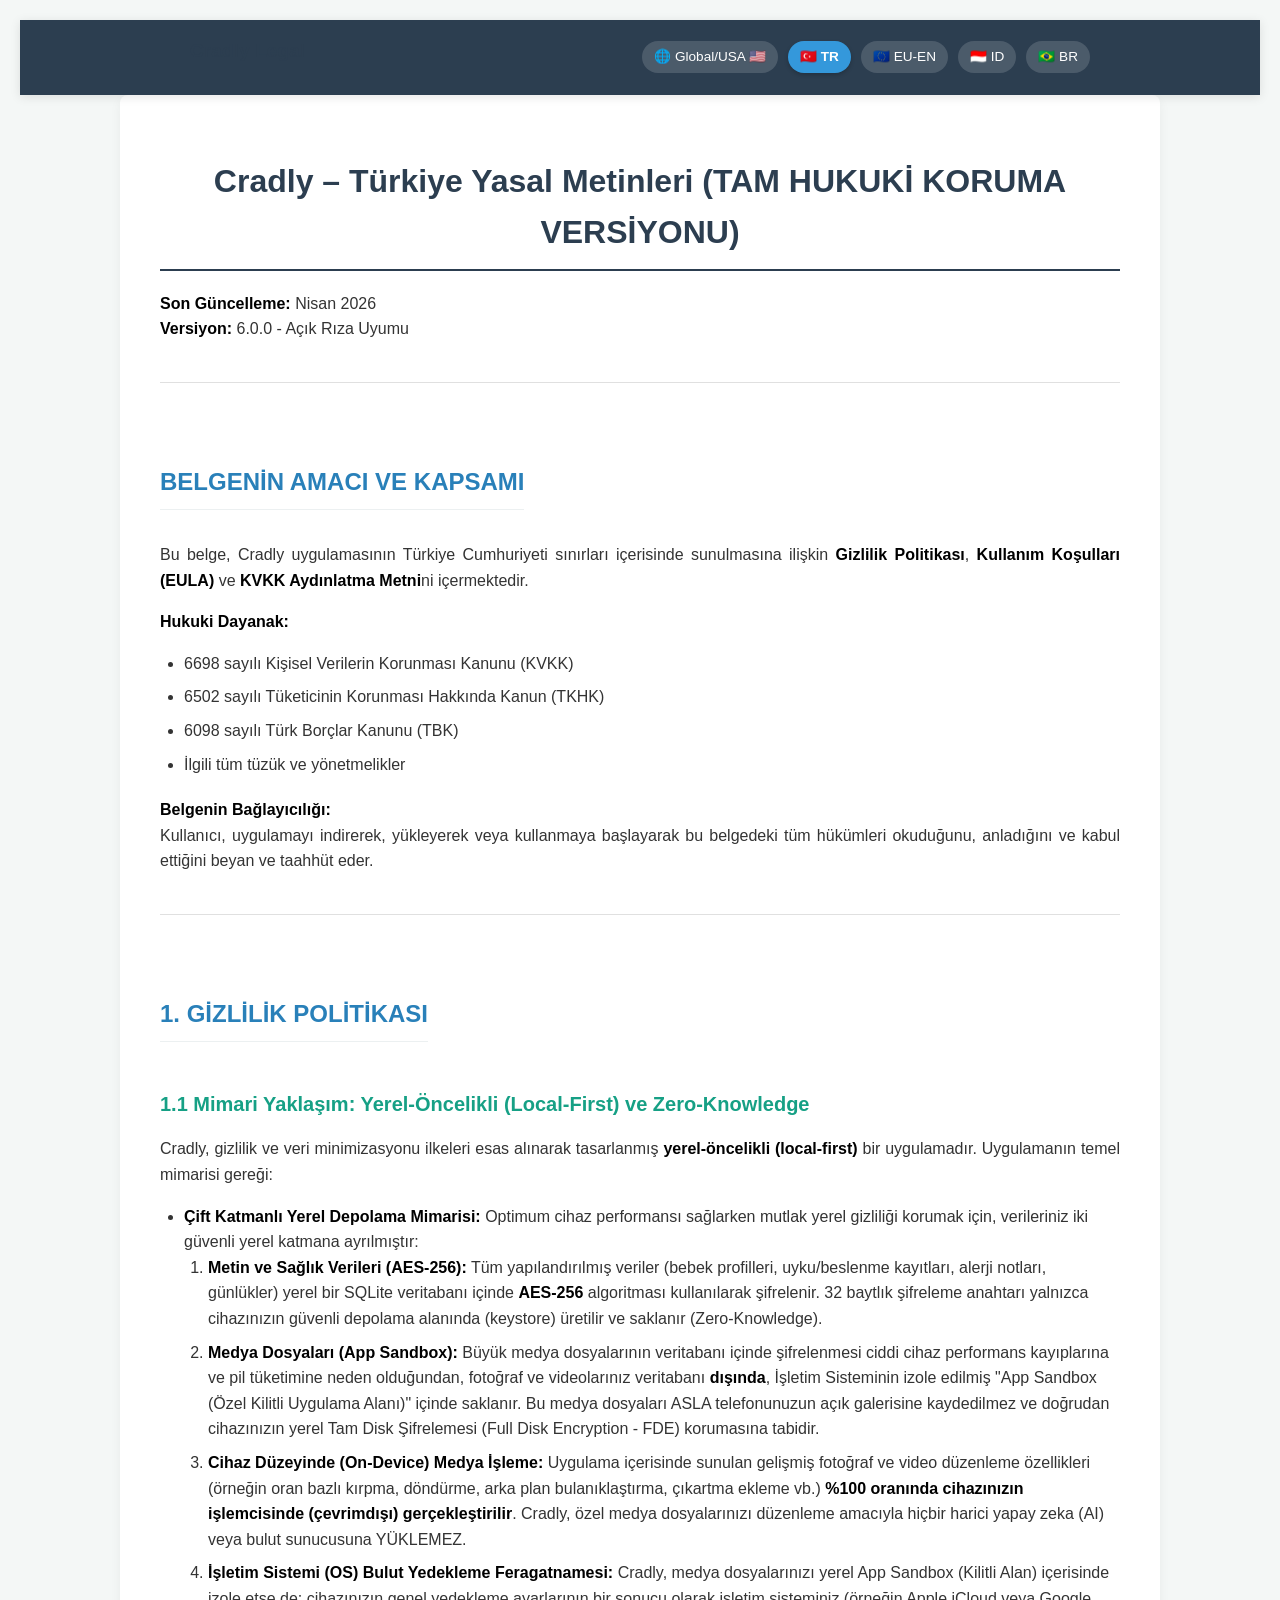
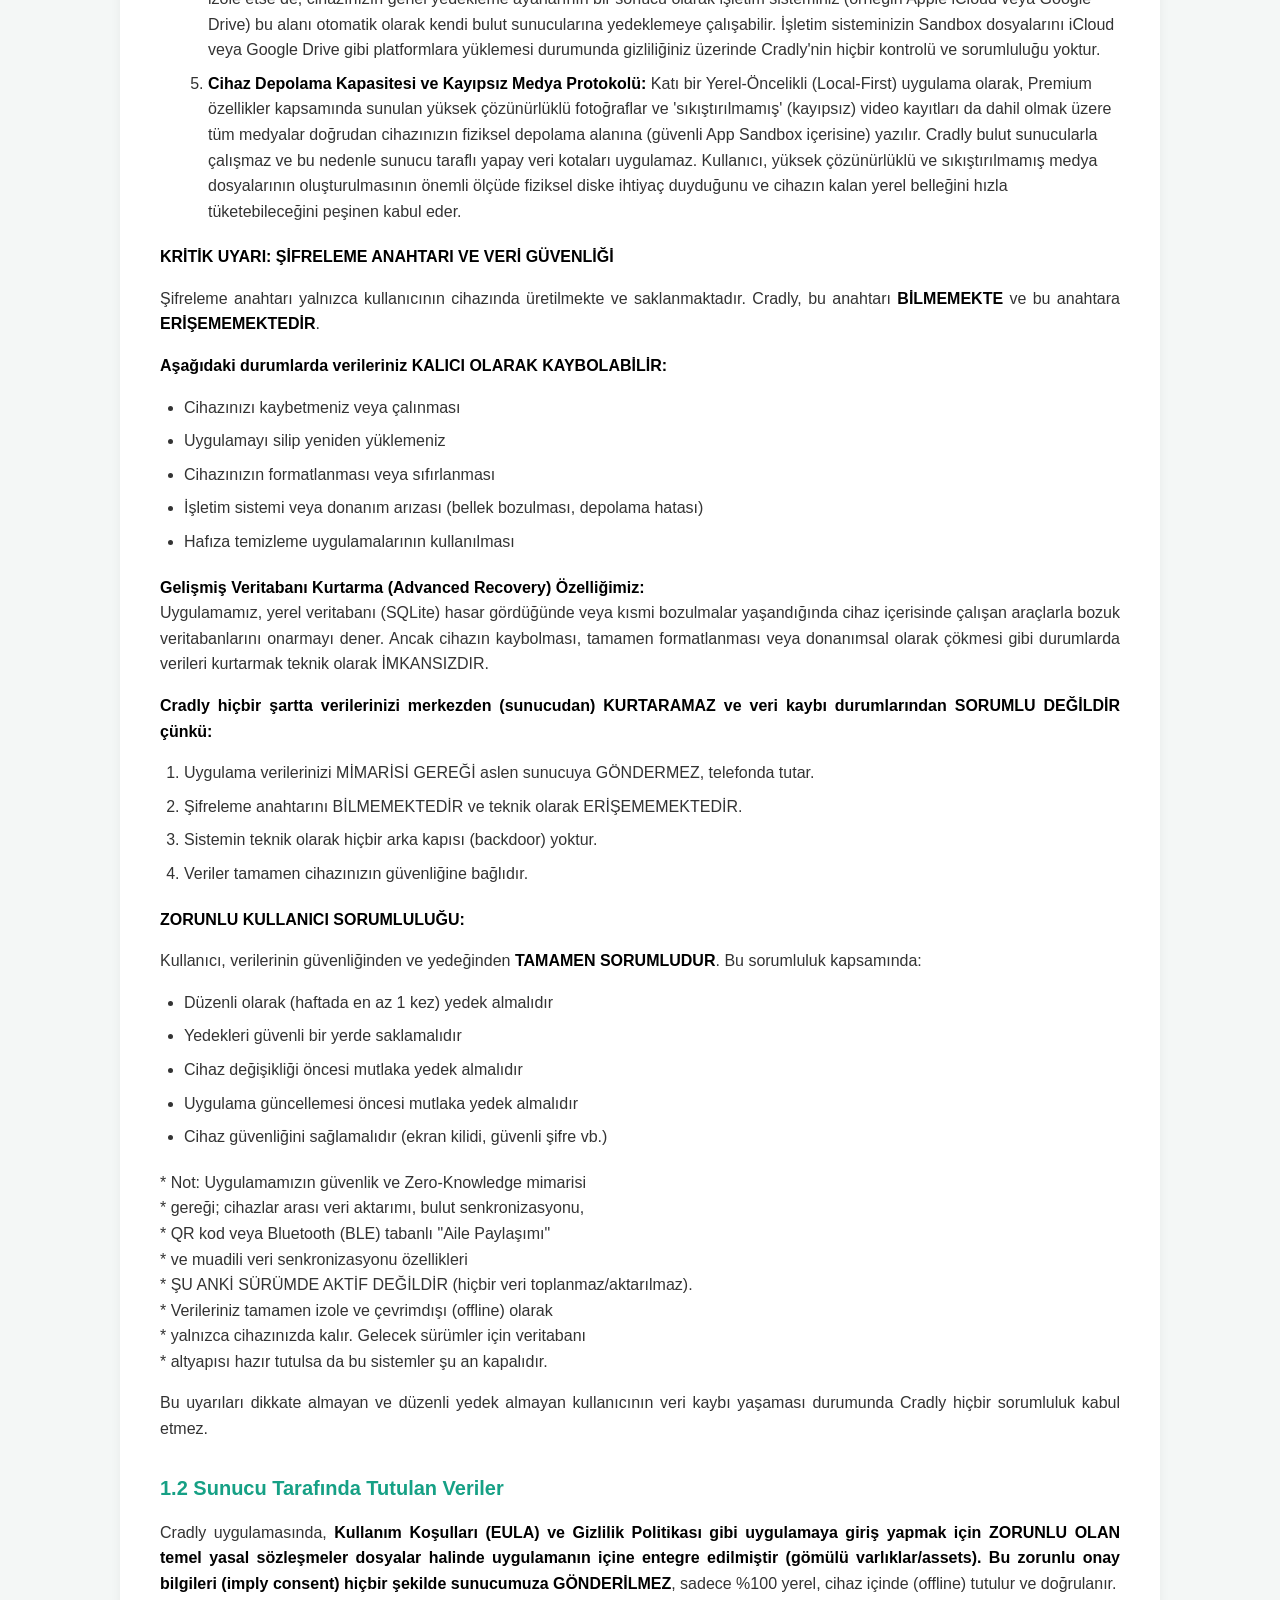
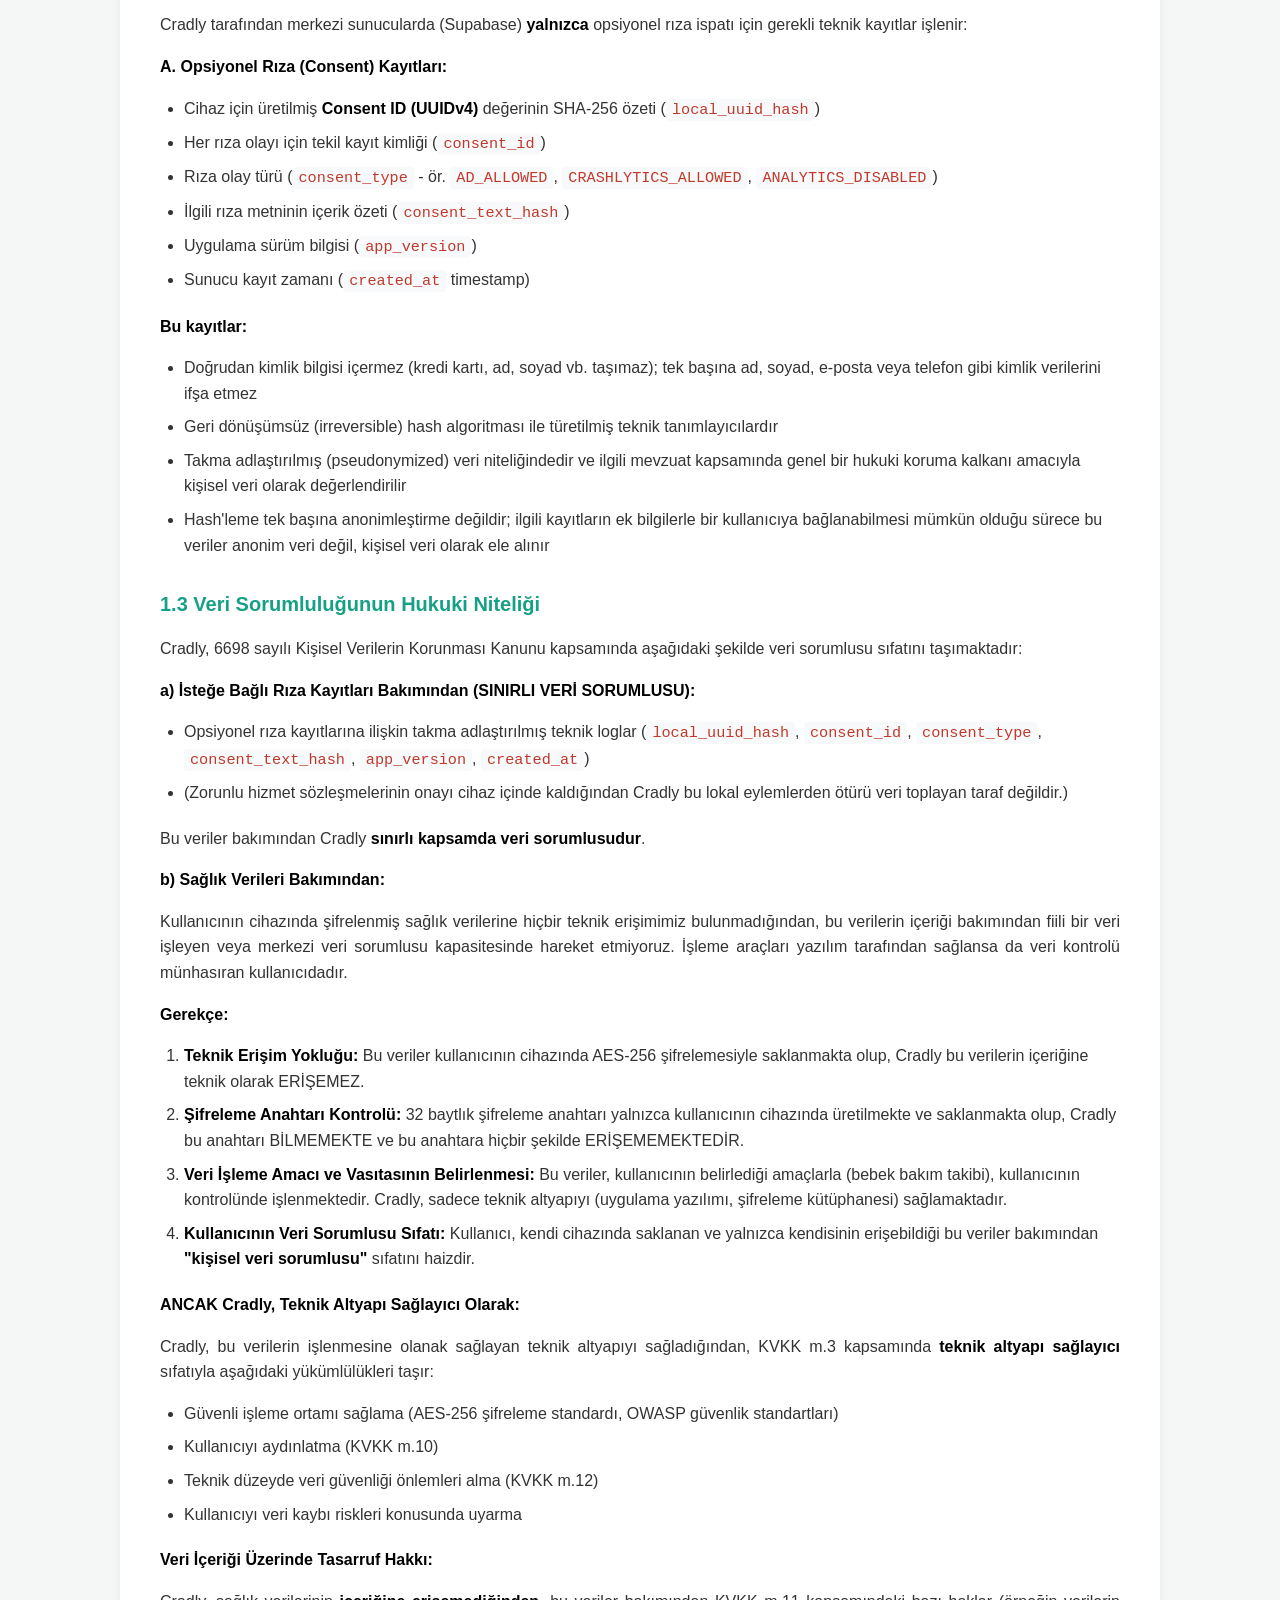
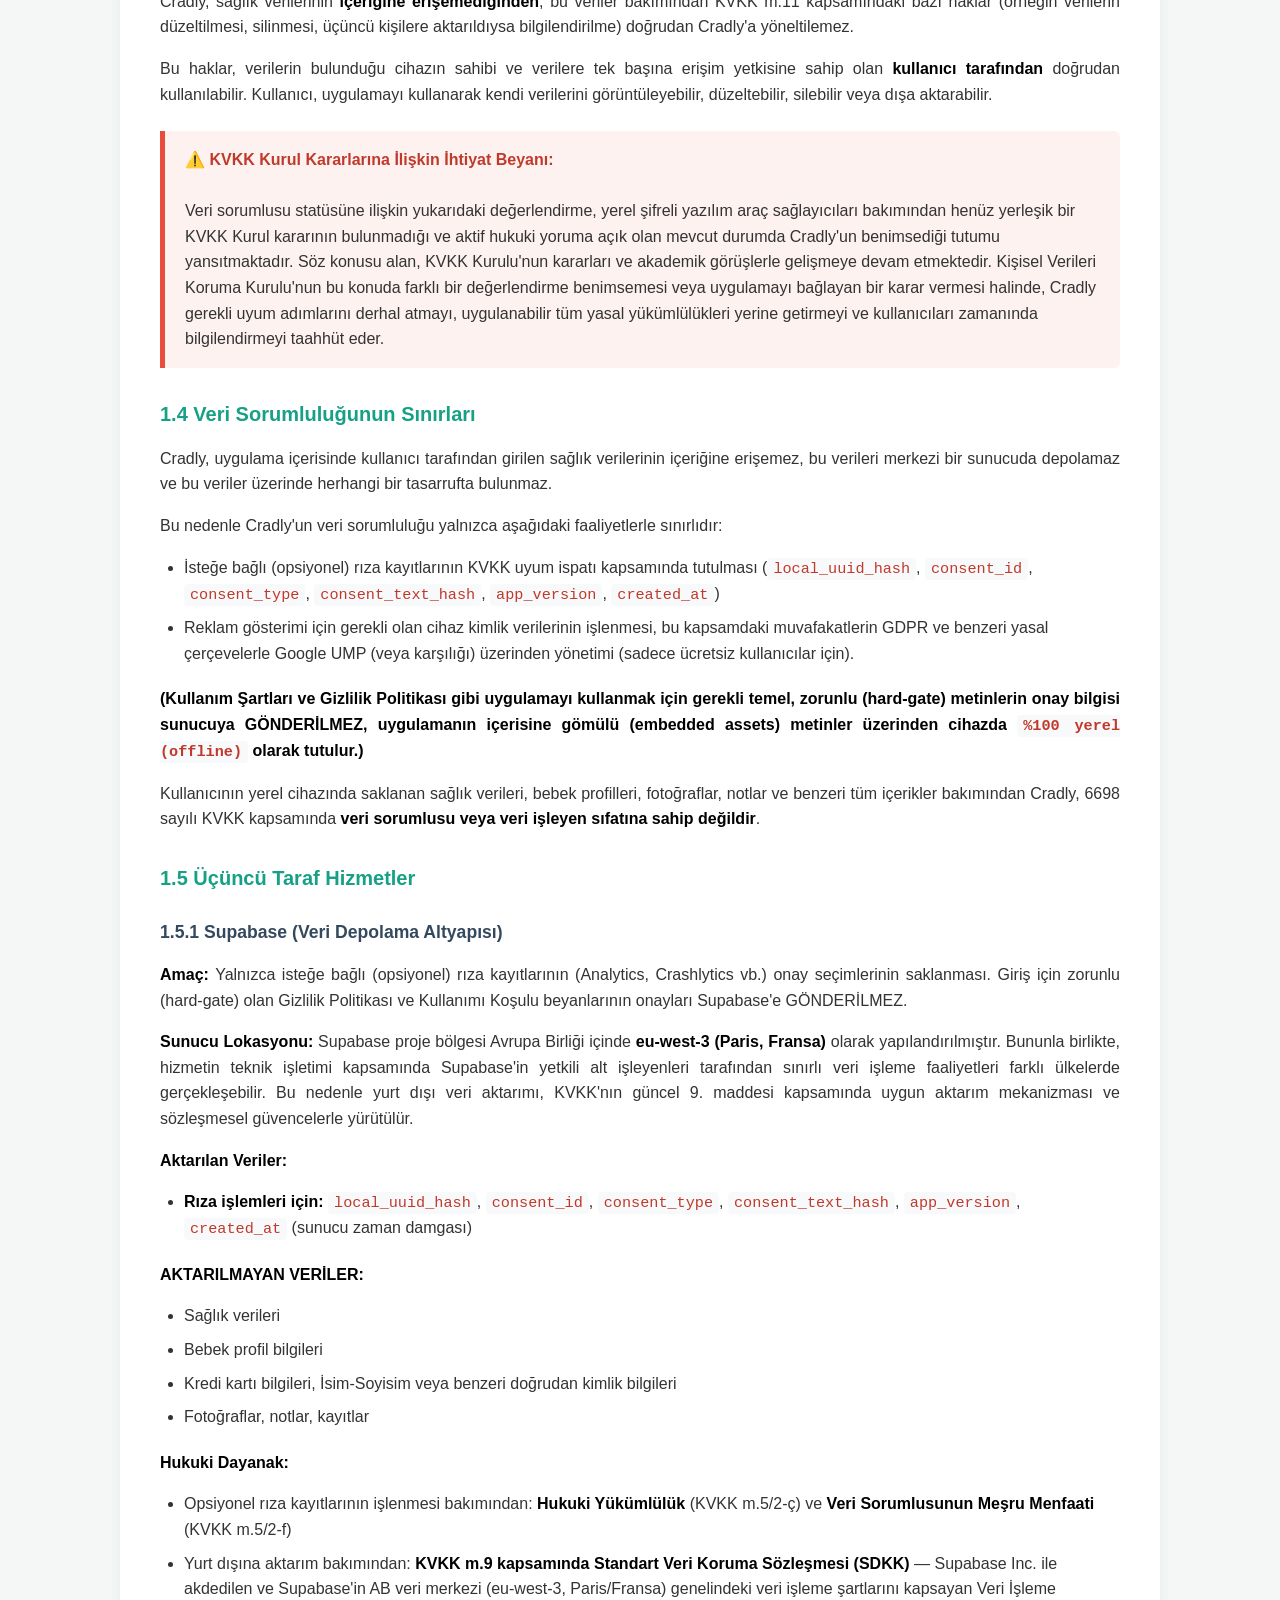
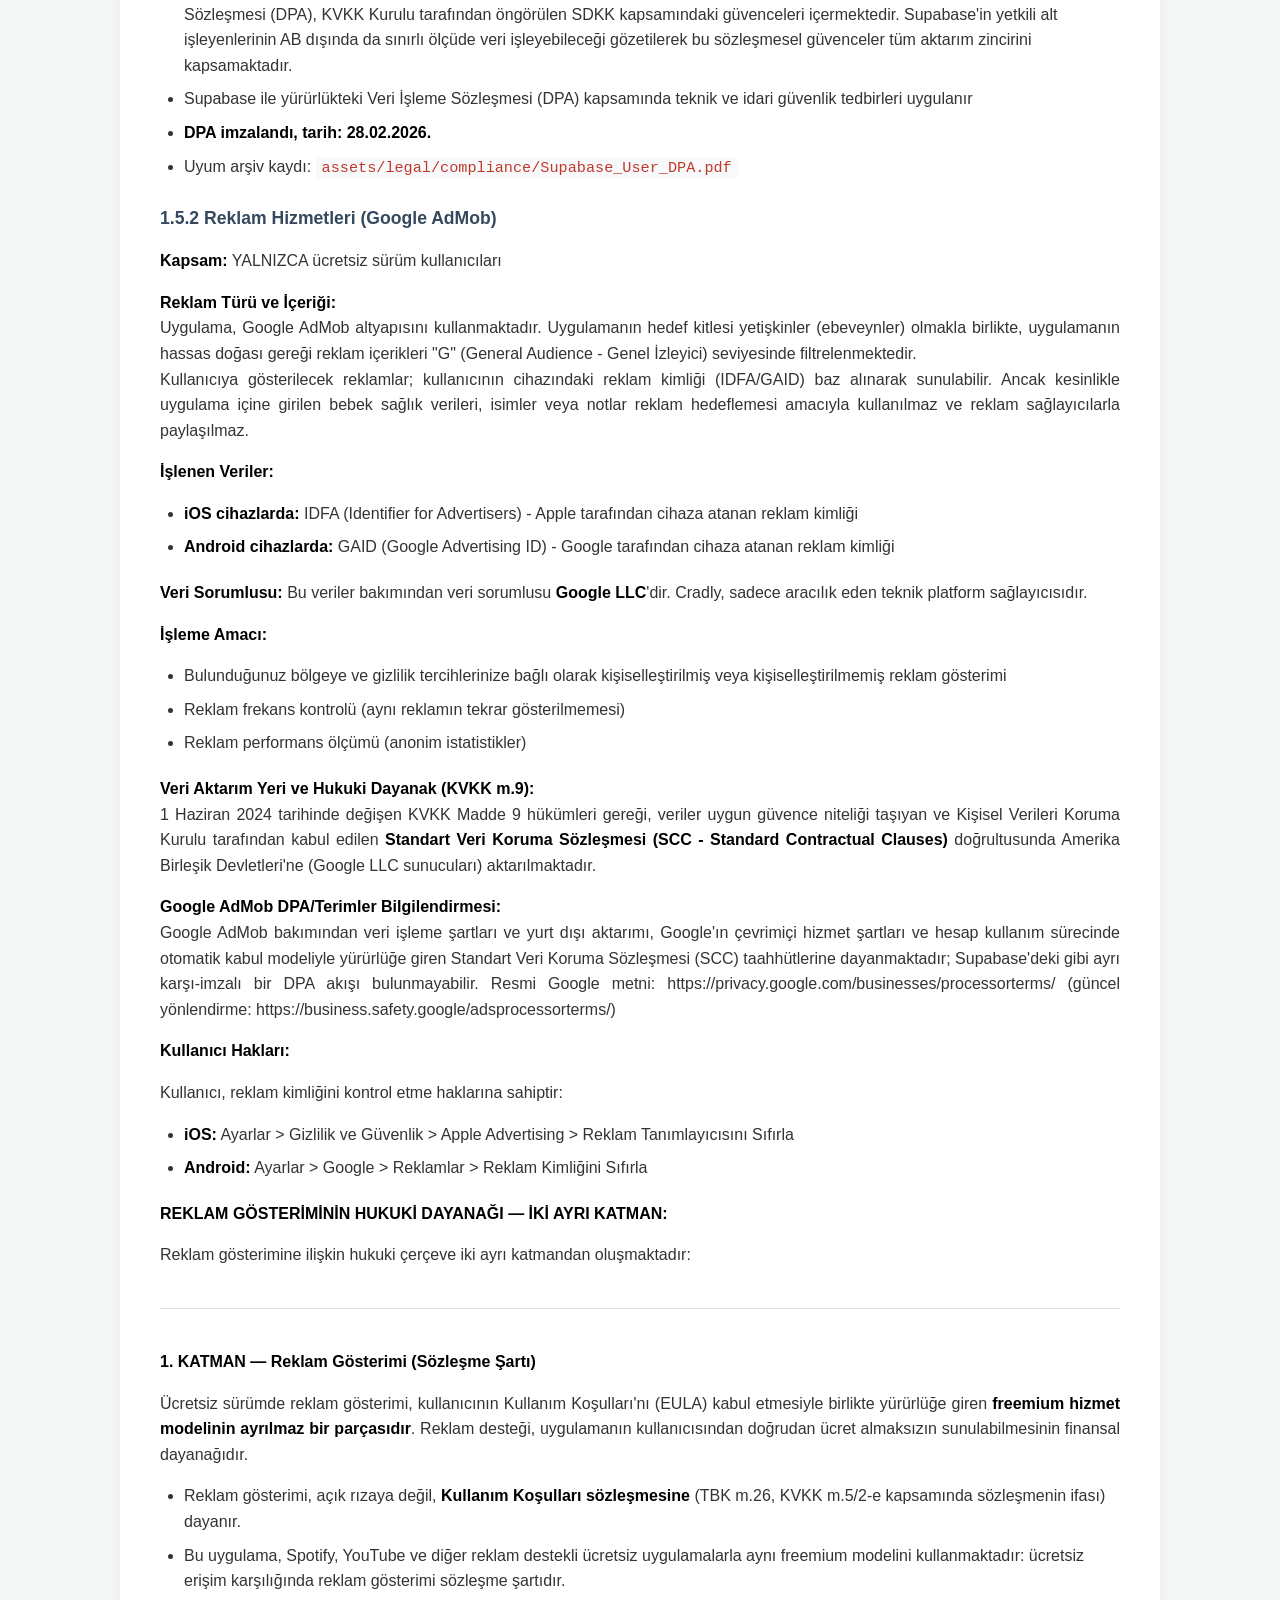
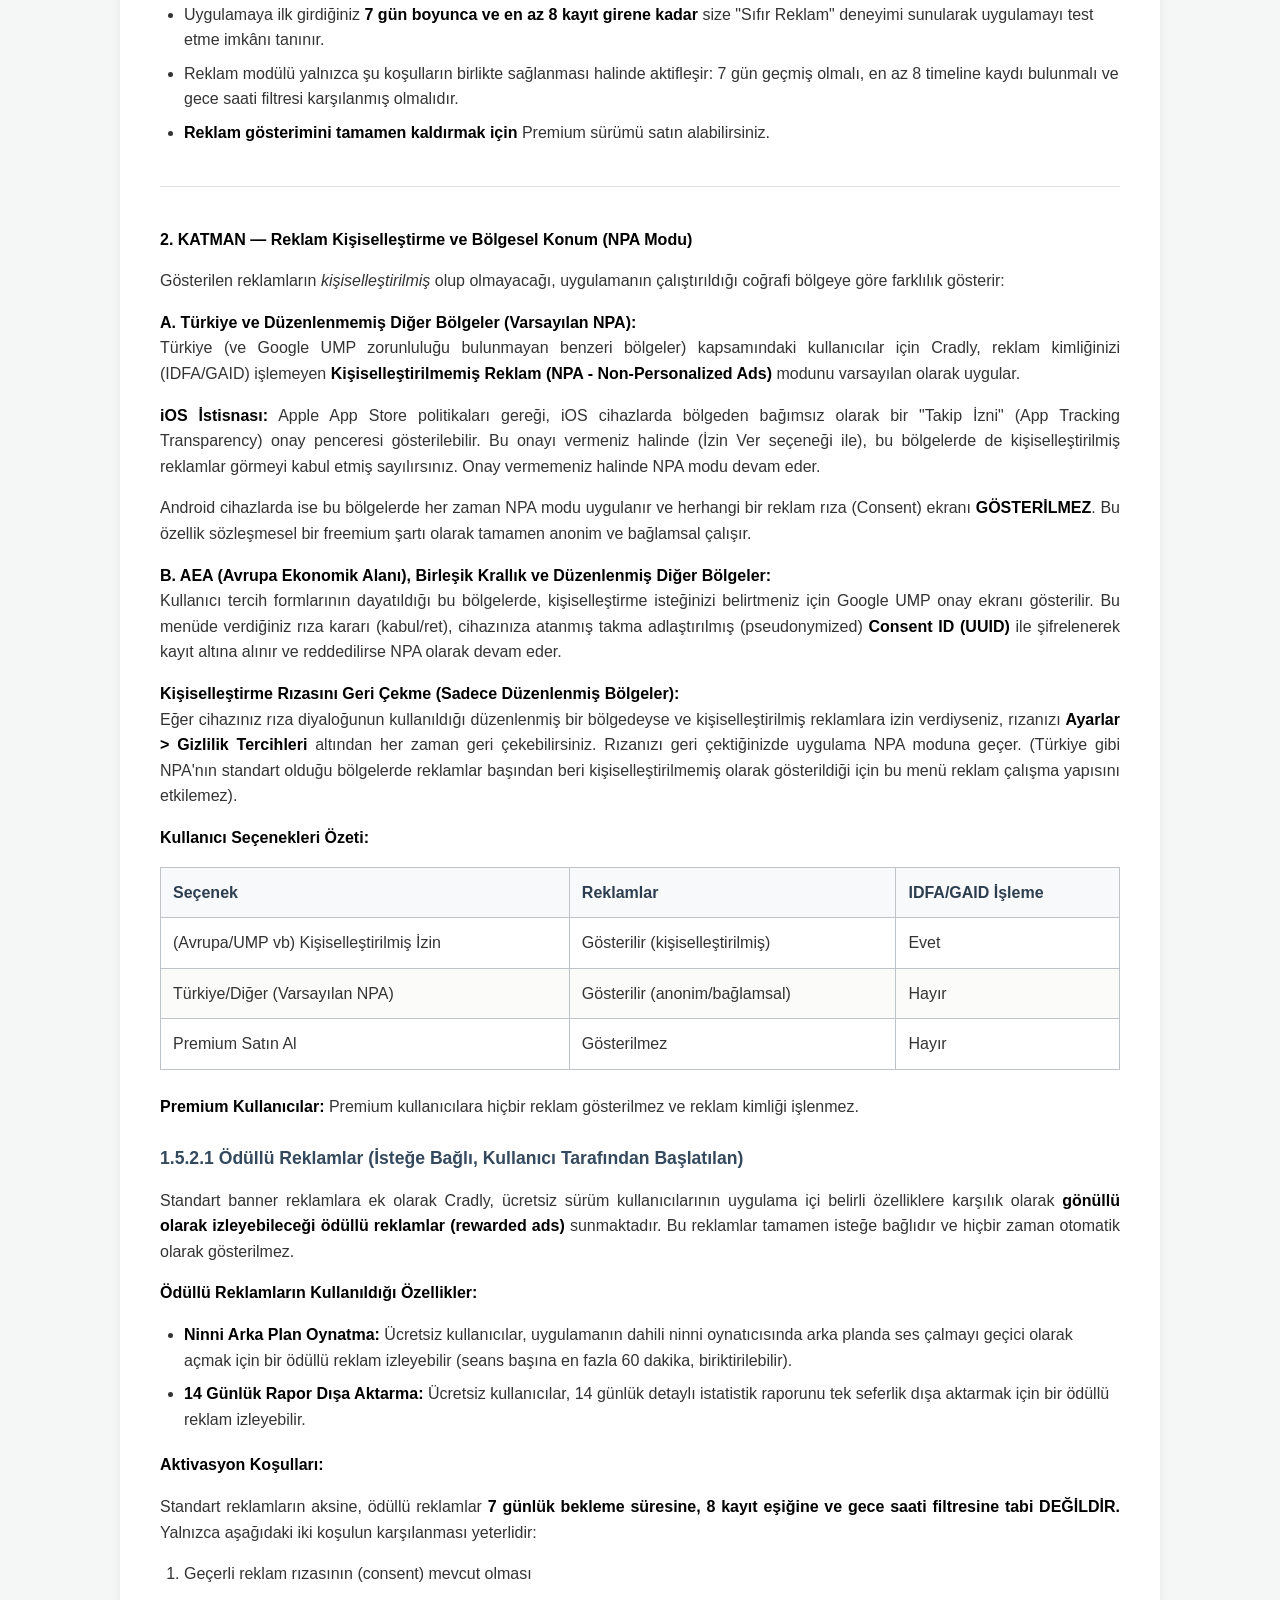
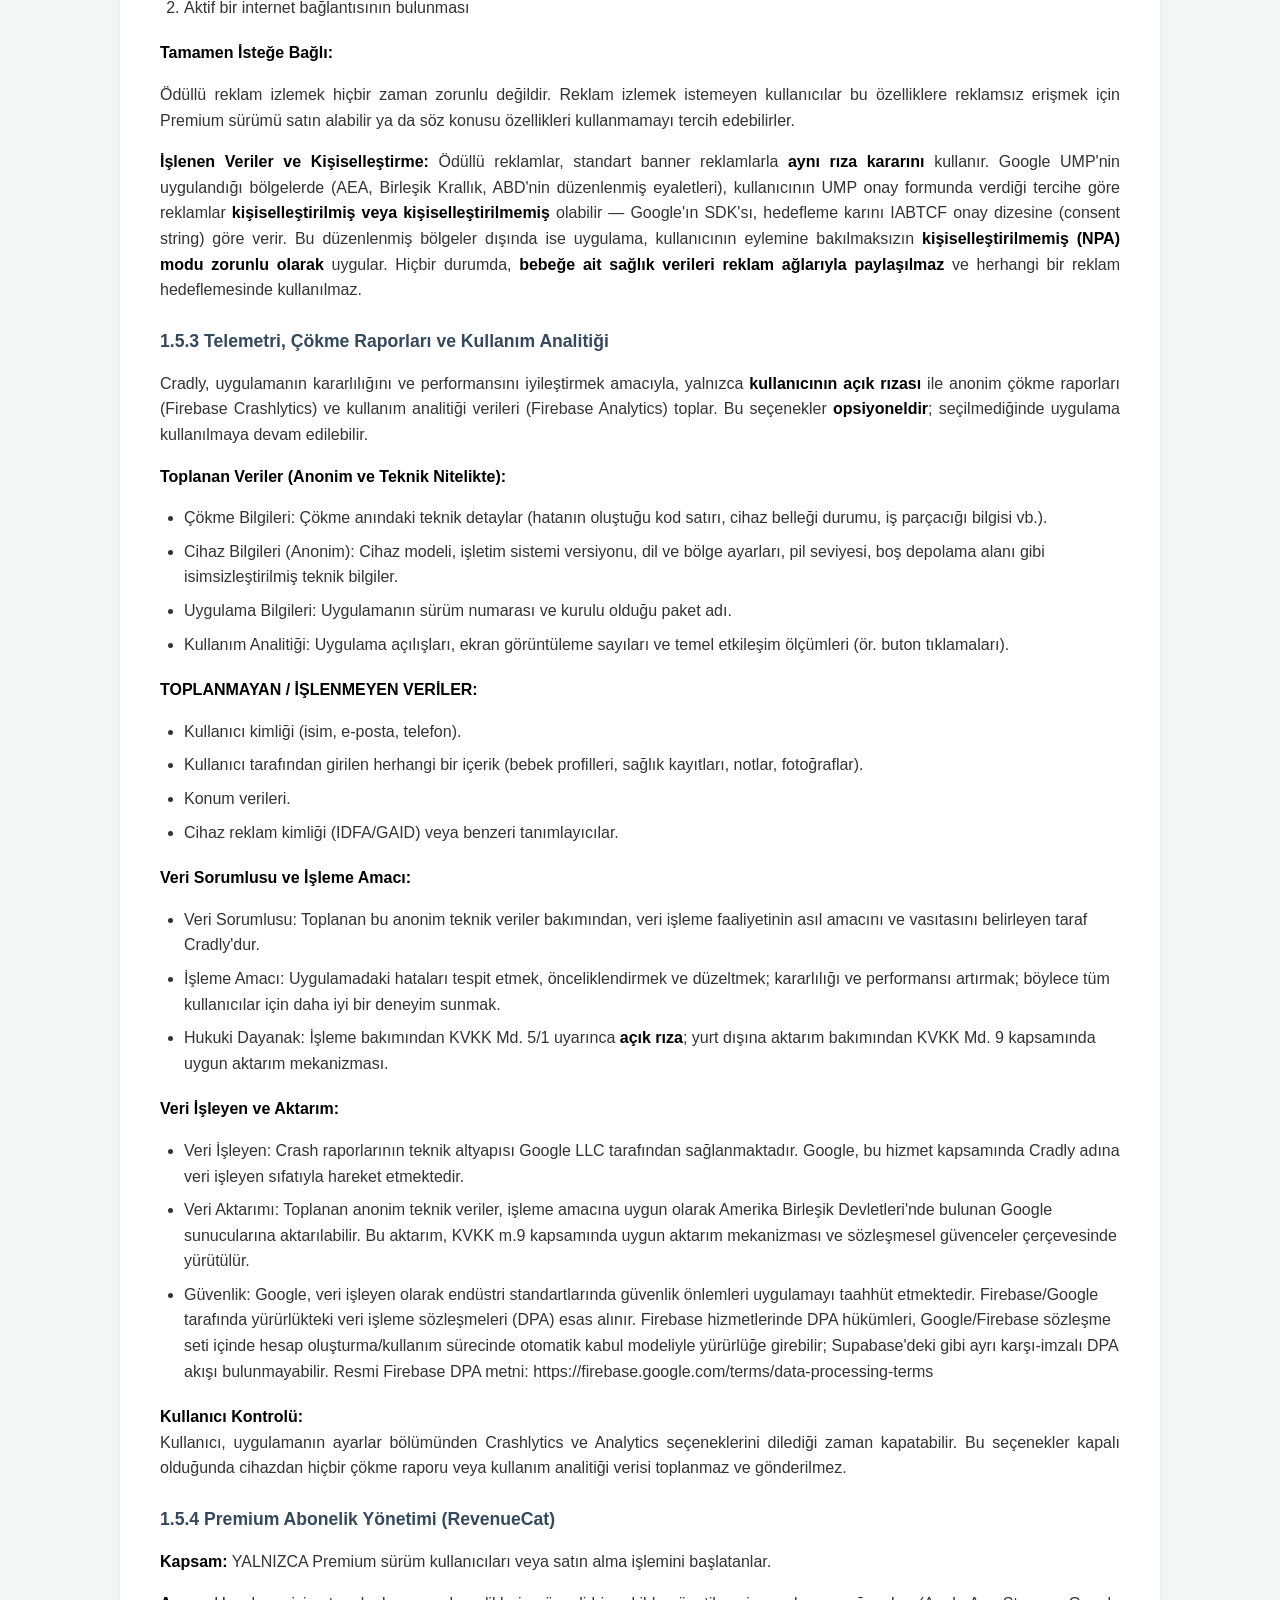
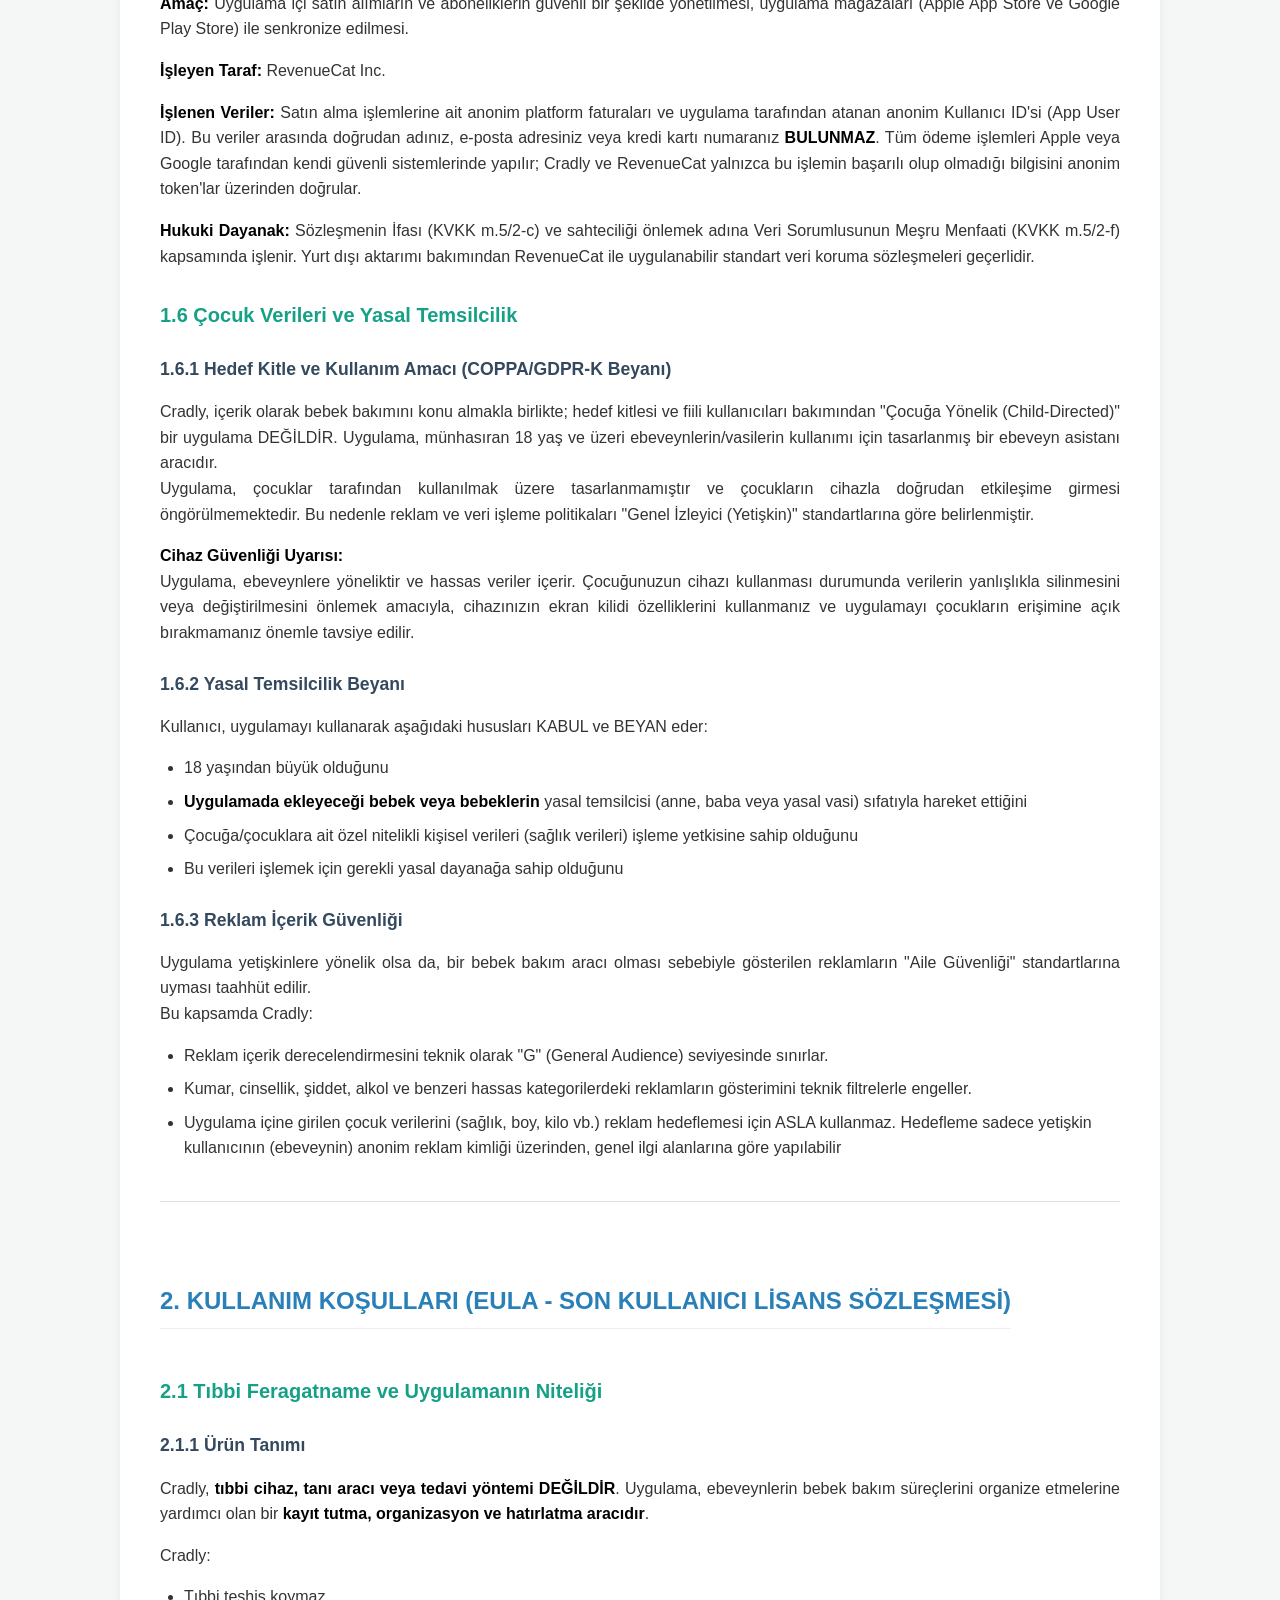
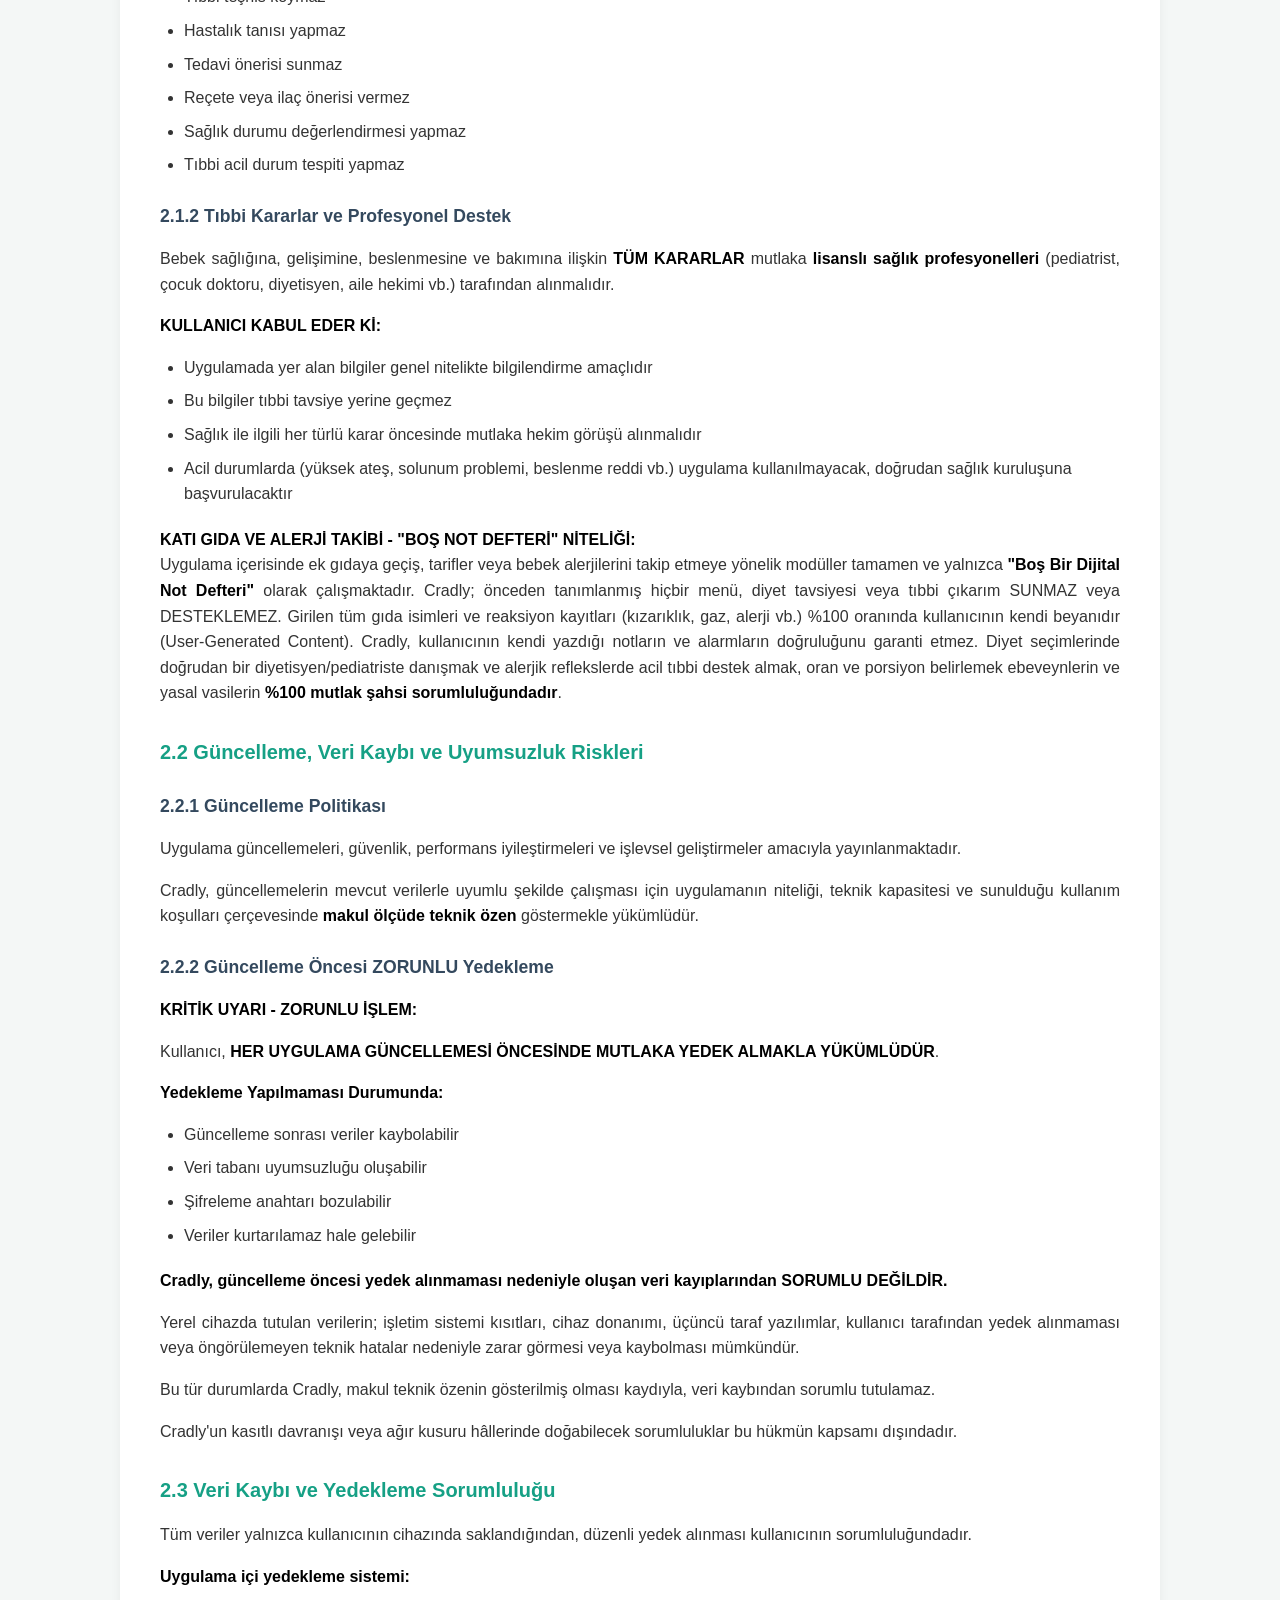
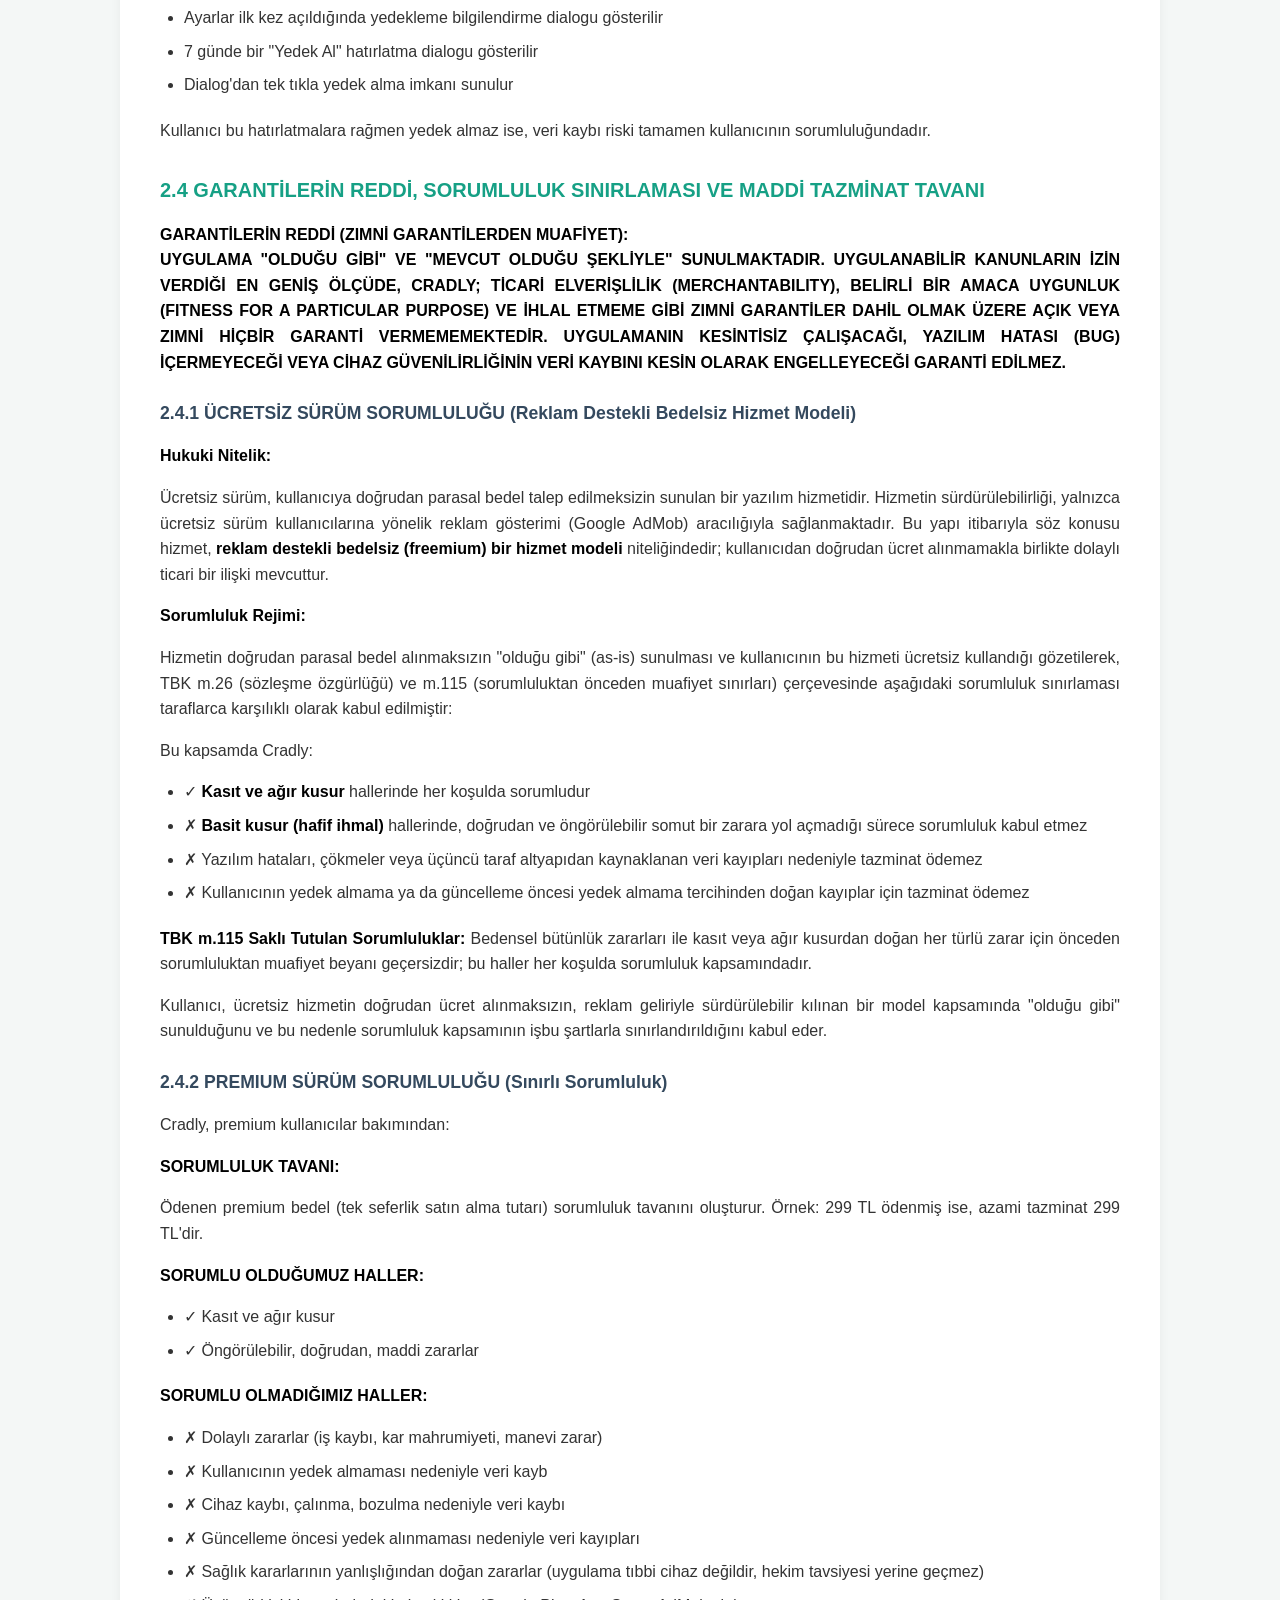
<file: tr.html>
<!DOCTYPE html>
<html lang="tr">
<head>
    <meta charset="UTF-8">
    <meta name="viewport" content="width=device-width, initial-scale=1.0">
    <title>Cradly – Türkiye Yasal Metinleri</title>
    <link rel="stylesheet" href="style.css">
    <style>
        /* Temel CSS Ayarları */
        body {
            font-family: -apple-system, BlinkMacSystemFont, "Segoe UI", Roboto, Helvetica, Arial, sans-serif;
            line-height: 1.6;
            color: #333333;
            background-color: #f4f7f6;
            margin: 0;
            padding: 20px;
        }
        .container {
            max-width: 960px;
            margin: 0 auto;
            background-color: #ffffff;
            padding: 40px;
            box-shadow: 0 4px 12px rgba(0,0,0,0.05);
            border-radius: 8px;
        }
        
        /* Başlık Stilleri */
        h1 {
            color: #2c3e50;
            font-size: 2em;
            border-bottom: 2px solid #2c3e50;
            padding-bottom: 10px;
            margin-bottom: 20px;
            text-align: center;
        }
        h2 {
            color: #2980b9;
            font-size: 1.5em;
            border-bottom: 1px solid #ecf0f1;
            padding-bottom: 8px;
            margin-top: 40px;
            margin-bottom: 16px;
        }
        h3 {
            color: #16a085;
            font-size: 1.25em;
            margin-top: 30px;
            margin-bottom: 12px;
        }
        h4 {
            color: #34495e;
            font-size: 1.1em;
            margin-top: 24px;
            margin-bottom: 10px;
        }

        /* Paragraf ve Metin Stilleri */
        p {
            margin-bottom: 16px;
            text-align: justify;
        }
        strong, b {
            font-weight: 700;
            color: #000000;
        }
        code {
            font-family: Consolas, "Courier New", monospace;
            background-color: #f8f9fa;
            padding: 2px 6px;
            border-radius: 4px;
            color: #c0392b;
            font-size: 0.95em;
        }

        /* Liste Stilleri */
        ul, ol {
            margin-bottom: 20px;
            padding-left: 24px;
        }
        li {
            margin-bottom: 8px;
        }

        /* Alıntı/Uyarı Stilleri */
        blockquote {
            border-left: 5px solid #e74c3c;
            background-color: #fdf2f0;
            padding: 16px 20px;
            margin: 24px 0;
            border-radius: 0 6px 6px 0;
        }
        
        blockquote strong {
            color: #c0392b;
        }

        /* Çizgi Stili */
        hr {
            border: 0;
            height: 1px;
            background: #e0e0e0;
            margin: 40px 0;
        }

        /* Tablo Stilleri */
        table {
            width: 100%;
            border-collapse: collapse;
            margin-bottom: 24px;
            background-color: #ffffff;
        }
        th, td {
            border: 1px solid #bdc3c7;
            padding: 12px;
            text-align: left;
        }
        th {
            background-color: #f8f9fa;
            font-weight: bold;
            color: #2c3e50;
        }
        tr:nth-child(even) {
            background-color: #fbfcfa;
        }

        /* Link Stilleri */
        a {
            color: #2980b9;
            text-decoration: none;
        }
        a:hover {
            text-decoration: underline;
        }
    </style>
</head>
<body>

<header>
    <div class="header-content">
        <h1>Cradly Legal</h1>
        <nav>
            <a href="global.html">🌐 Global/USA 🇺🇸</a>
            <a href="#" class="active">🇹🇷 TR</a>
            <a href="eu.html">🇪🇺 EU-EN</a>
            <a href="id.html">🇮🇩 ID</a>
            <a href="br.html">🇧🇷 BR</a>
        </nav>
    </div>
</header>

<div class="container">

    <h1>Cradly – Türkiye Yasal Metinleri (TAM HUKUKİ KORUMA VERSİYONU)</h1>

    <p><strong>Son Güncelleme:</strong> Nisan 2026<br>
    <strong>Versiyon:</strong> 6.0.0 - Açık Rıza Uyumu</p>

    <hr>

    <h2>BELGENİN AMACI VE KAPSAMI</h2>

    <p>Bu belge, Cradly uygulamasının Türkiye Cumhuriyeti sınırları içerisinde sunulmasına ilişkin <strong>Gizlilik Politikası</strong>, <strong>Kullanım Koşulları (EULA)</strong> ve <strong>KVKK Aydınlatma Metni</strong>ni içermektedir.</p>

    <p><strong>Hukuki Dayanak:</strong></p>
    <ul>
        <li>6698 sayılı Kişisel Verilerin Korunması Kanunu (KVKK)</li>
        <li>6502 sayılı Tüketicinin Korunması Hakkında Kanun (TKHK)</li>
        <li>6098 sayılı Türk Borçlar Kanunu (TBK)</li>
        <li>İlgili tüm tüzük ve yönetmelikler</li>
    </ul>

    <p><strong>Belgenin Bağlayıcılığı:</strong><br>
    Kullanıcı, uygulamayı indirerek, yükleyerek veya kullanmaya başlayarak bu belgedeki tüm hükümleri okuduğunu, anladığını ve kabul ettiğini beyan ve taahhüt eder.</p>

    <hr>

    <a id="privacy"></a>
    <h2>1. GİZLİLİK POLİTİKASI</h2>

    <h3>1.1 Mimari Yaklaşım: Yerel-Öncelikli (Local-First) ve Zero-Knowledge</h3>

    <p>Cradly, gizlilik ve veri minimizasyonu ilkeleri esas alınarak tasarlanmış <strong>yerel-öncelikli (local-first)</strong> bir uygulamadır. Uygulamanın temel mimarisi gereği:</p>

    <ul>
        <li><strong>Çift Katmanlı Yerel Depolama Mimarisi:</strong> Optimum cihaz performansı sağlarken mutlak yerel gizliliği korumak için, verileriniz iki güvenli yerel katmana ayrılmıştır:
            <ol>
                <li><strong>Metin ve Sağlık Verileri (AES-256):</strong> Tüm yapılandırılmış veriler (bebek profilleri, uyku/beslenme kayıtları, alerji notları, günlükler) yerel bir SQLite veritabanı içinde <strong>AES-256</strong> algoritması kullanılarak şifrelenir. 32 baytlık şifreleme anahtarı yalnızca cihazınızın güvenli depolama alanında (keystore) üretilir ve saklanır (Zero-Knowledge).</li>
                <li><strong>Medya Dosyaları (App Sandbox):</strong> Büyük medya dosyalarının veritabanı içinde şifrelenmesi ciddi cihaz performans kayıplarına ve pil tüketimine neden olduğundan, fotoğraf ve videolarınız veritabanı <strong>dışında</strong>, İşletim Sisteminin izole edilmiş "App Sandbox (Özel Kilitli Uygulama Alanı)" içinde saklanır. Bu medya dosyaları ASLA telefonunuzun açık galerisine kaydedilmez ve doğrudan cihazınızın yerel Tam Disk Şifrelemesi (Full Disk Encryption - FDE) korumasına tabidir.</li>
                <li><strong>Cihaz Düzeyinde (On-Device) Medya İşleme:</strong> Uygulama içerisinde sunulan gelişmiş fotoğraf ve video düzenleme özellikleri (örneğin oran bazlı kırpma, döndürme, arka plan bulanıklaştırma, çıkartma ekleme vb.) <strong>%100 oranında cihazınızın işlemcisinde (çevrimdışı) gerçekleştirilir</strong>. Cradly, özel medya dosyalarınızı düzenleme amacıyla hiçbir harici yapay zeka (AI) veya bulut sunucusuna YÜKLEMEZ.</li>
                <li><strong>İşletim Sistemi (OS) Bulut Yedekleme Feragatnamesi:</strong> Cradly, medya dosyalarınızı yerel App Sandbox (Kilitli Alan) içerisinde izole etse de; cihazınızın genel yedekleme ayarlarının bir sonucu olarak işletim sisteminiz (örneğin Apple iCloud veya Google Drive) bu alanı otomatik olarak kendi bulut sunucularına yedeklemeye çalışabilir. İşletim sisteminizin Sandbox dosyalarını iCloud veya Google Drive gibi platformlara yüklemesi durumunda gizliliğiniz üzerinde Cradly'nin hiçbir kontrolü ve sorumluluğu yoktur.</li>
                <li><strong>Cihaz Depolama Kapasitesi ve Kayıpsız Medya Protokolü:</strong> Katı bir Yerel-Öncelikli (Local-First) uygulama olarak, Premium özellikler kapsamında sunulan yüksek çözünürlüklü fotoğraflar ve 'sıkıştırılmamış' (kayıpsız) video kayıtları da dahil olmak üzere tüm medyalar doğrudan cihazınızın fiziksel depolama alanına (güvenli App Sandbox içerisine) yazılır. Cradly bulut sunucularla çalışmaz ve bu nedenle sunucu taraflı yapay veri kotaları uygulamaz. Kullanıcı, yüksek çözünürlüklü ve sıkıştırılmamış medya dosyalarının oluşturulmasının önemli ölçüde fiziksel diske ihtiyaç duyduğunu ve cihazın kalan yerel belleğini hızla tüketebileceğini peşinen kabul eder.</li>
            </ol>
        </li>
    </ul>

    <p><strong>KRİTİK UYARI: ŞİFRELEME ANAHTARI VE VERİ GÜVENLİĞİ</strong></p>

    <p>Şifreleme anahtarı yalnızca kullanıcının cihazında üretilmekte ve saklanmaktadır. Cradly, bu anahtarı <strong>BİLMEMEKTE</strong> ve bu anahtara <strong>ERİŞEMEMEKTEDİR</strong>.</p>

    <p><strong>Aşağıdaki durumlarda verileriniz KALICI OLARAK KAYBOLABİLİR:</strong></p>

    <ul>
        <li>Cihazınızı kaybetmeniz veya çalınması</li>
        <li>Uygulamayı silip yeniden yüklemeniz</li>
        <li>Cihazınızın formatlanması veya sıfırlanması</li>
        <li>İşletim sistemi veya donanım arızası (bellek bozulması, depolama hatası)</li>
        <li>Hafıza temizleme uygulamalarının kullanılması</li>
    </ul>

    <p><strong>Gelişmiş Veritabanı Kurtarma (Advanced Recovery) Özelliğimiz:</strong><br>
    Uygulamamız, yerel veritabanı (SQLite) hasar gördüğünde veya kısmi bozulmalar yaşandığında cihaz içerisinde çalışan araçlarla bozuk veritabanlarını onarmayı dener. Ancak cihazın kaybolması, tamamen formatlanması veya donanımsal olarak çökmesi gibi durumlarda verileri kurtarmak teknik olarak İMKANSIZDIR.</p>

    <p><strong>Cradly hiçbir şartta verilerinizi merkezden (sunucudan) KURTARAMAZ ve veri kaybı durumlarından SORUMLU DEĞİLDİR çünkü:</strong></p>

    <ol>
        <li>Uygulama verilerinizi MİMARİSİ GEREĞİ aslen sunucuya GÖNDERMEZ, telefonda tutar.</li>
        <li>Şifreleme anahtarını BİLMEMEKTEDİR ve teknik olarak ERİŞEMEMEKTEDİR.</li>
        <li>Sistemin teknik olarak hiçbir arka kapısı (backdoor) yoktur.</li>
        <li>Veriler tamamen cihazınızın güvenliğine bağlıdır.</li>
    </ol>

    <p><strong>ZORUNLU KULLANICI SORUMLULUĞU:</strong></p>

    <p>Kullanıcı, verilerinin güvenliğinden ve yedeğinden <strong>TAMAMEN SORUMLUDUR</strong>. Bu sorumluluk kapsamında:</p>

    <ul>
        <li>Düzenli olarak (haftada en az 1 kez) yedek almalıdır</li>
        <li>Yedekleri güvenli bir yerde saklamalıdır</li>
        <li>Cihaz değişikliği öncesi mutlaka yedek almalıdır</li>
        <li>Uygulama güncellemesi öncesi mutlaka yedek almalıdır</li>
        <li>Cihaz güvenliğini sağlamalıdır (ekran kilidi, güvenli şifre vb.)</li>
    </ul>

    <p>* Not: Uygulamamızın güvenlik ve Zero-Knowledge mimarisi<br>
    * gereği; cihazlar arası veri aktarımı, bulut senkronizasyonu,<br>
    * QR kod veya Bluetooth (BLE) tabanlı "Aile Paylaşımı"<br>
    * ve muadili veri senkronizasyonu özellikleri<br>
    * ŞU ANKİ SÜRÜMDE AKTİF DEĞİLDİR (hiçbir veri toplanmaz/aktarılmaz).<br>
    * Verileriniz tamamen izole ve çevrimdışı (offline) olarak<br>
    * yalnızca cihazınızda kalır. Gelecek sürümler için veritabanı<br>
    * altyapısı hazır tutulsa da bu sistemler şu an kapalıdır.</p>

    <p>Bu uyarıları dikkate almayan ve düzenli yedek almayan kullanıcının veri kaybı yaşaması durumunda Cradly hiçbir sorumluluk kabul etmez.</p>

    <h3>1.2 Sunucu Tarafında Tutulan Veriler</h3>

    <p>Cradly uygulamasında, <strong>Kullanım Koşulları (EULA) ve Gizlilik Politikası gibi uygulamaya giriş yapmak için ZORUNLU OLAN temel yasal sözleşmeler dosyalar halinde uygulamanın içine entegre edilmiştir (gömülü varlıklar/assets). Bu zorunlu onay bilgileri (imply consent) hiçbir şekilde sunucumuza GÖNDERİLMEZ</strong>, sadece %100 yerel, cihaz içinde (offline) tutulur ve doğrulanır.</p>

    <p>Cradly tarafından merkezi sunucularda (Supabase) <strong>yalnızca</strong> opsiyonel rıza ispatı için gerekli teknik kayıtlar işlenir:</p>

    <p><strong>A. Opsiyonel Rıza (Consent) Kayıtları:</strong></p>
    <ul>
        <li>Cihaz için üretilmiş <strong>Consent ID (UUIDv4)</strong> değerinin SHA-256 özeti (<code>local_uuid_hash</code>)</li>
        <li>Her rıza olayı için tekil kayıt kimliği (<code>consent_id</code>)</li>
        <li>Rıza olay türü (<code>consent_type</code> - ör. <code>AD_ALLOWED</code>, <code>CRASHLYTICS_ALLOWED</code>, <code>ANALYTICS_DISABLED</code>)</li>
        <li>İlgili rıza metninin içerik özeti (<code>consent_text_hash</code>)</li>
        <li>Uygulama sürüm bilgisi (<code>app_version</code>)</li>
        <li>Sunucu kayıt zamanı (<code>created_at</code> timestamp)</li>
    </ul>

    <p><strong>Bu kayıtlar:</strong></p>
    <ul>
        <li>Doğrudan kimlik bilgisi içermez (kredi kartı, ad, soyad vb. taşımaz); tek başına ad, soyad, e-posta veya telefon gibi kimlik verilerini ifşa etmez</li>
        <li>Geri dönüşümsüz (irreversible) hash algoritması ile türetilmiş teknik tanımlayıcılardır</li>
        <li>Takma adlaştırılmış (pseudonymized) veri niteliğindedir ve ilgili mevzuat kapsamında genel bir hukuki koruma kalkanı amacıyla kişisel veri olarak değerlendirilir</li>
        <li>Hash'leme tek başına anonimleştirme değildir; ilgili kayıtların ek bilgilerle bir kullanıcıya bağlanabilmesi mümkün olduğu sürece bu veriler anonim veri değil, kişisel veri olarak ele alınır</li>
    </ul>

    <h3>1.3 Veri Sorumluluğunun Hukuki Niteliği</h3>

    <p>Cradly, 6698 sayılı Kişisel Verilerin Korunması Kanunu kapsamında aşağıdaki şekilde veri sorumlusu sıfatını taşımaktadır:</p>

    <p><strong>a) İsteğe Bağlı Rıza Kayıtları Bakımından (SINIRLI VERİ SORUMLUSU):</strong></p>

    <ul>
        <li>Opsiyonel rıza kayıtlarına ilişkin takma adlaştırılmış teknik loglar (<code>local_uuid_hash</code>, <code>consent_id</code>, <code>consent_type</code>, <code>consent_text_hash</code>, <code>app_version</code>, <code>created_at</code>)</li>
        <li>(Zorunlu hizmet sözleşmelerinin onayı cihaz içinde kaldığından Cradly bu lokal eylemlerden ötürü veri toplayan taraf değildir.)</li>
    </ul>

    <p>Bu veriler bakımından Cradly <strong>sınırlı kapsamda veri sorumlusudur</strong>.</p>

    <p><strong>b) Sağlık Verileri Bakımından:</strong></p>

    <p>Kullanıcının cihazında şifrelenmiş sağlık verilerine hiçbir teknik erişimimiz bulunmadığından, bu verilerin içeriği bakımından fiili bir veri işleyen veya merkezi veri sorumlusu kapasitesinde hareket etmiyoruz. İşleme araçları yazılım tarafından sağlansa da veri kontrolü münhasıran kullanıcıdadır.</p>

    <p><strong>Gerekçe:</strong></p>

    <ol>
        <li><strong>Teknik Erişim Yokluğu:</strong> Bu veriler kullanıcının cihazında AES-256 şifrelemesiyle saklanmakta olup, Cradly bu verilerin içeriğine teknik olarak ERİŞEMEZ.</li>
        <li><strong>Şifreleme Anahtarı Kontrolü:</strong> 32 baytlık şifreleme anahtarı yalnızca kullanıcının cihazında üretilmekte ve saklanmakta olup, Cradly bu anahtarı BİLMEMEKTE ve bu anahtara hiçbir şekilde ERİŞEMEMEKTEDİR.</li>
        <li><strong>Veri İşleme Amacı ve Vasıtasının Belirlenmesi:</strong> Bu veriler, kullanıcının belirlediği amaçlarla (bebek bakım takibi), kullanıcının kontrolünde işlenmektedir. Cradly, sadece teknik altyapıyı (uygulama yazılımı, şifreleme kütüphanesi) sağlamaktadır.</li>
        <li><strong>Kullanıcının Veri Sorumlusu Sıfatı:</strong> Kullanıcı, kendi cihazında saklanan ve yalnızca kendisinin erişebildiği bu veriler bakımından <strong>"kişisel veri sorumlusu"</strong> sıfatını haizdir.</li>
    </ol>

    <p><strong>ANCAK Cradly, Teknik Altyapı Sağlayıcı Olarak:</strong></p>

    <p>Cradly, bu verilerin işlenmesine olanak sağlayan teknik altyapıyı sağladığından, KVKK m.3 kapsamında <strong>teknik altyapı sağlayıcı</strong> sıfatıyla aşağıdaki yükümlülükleri taşır:</p>

    <ul>
        <li>Güvenli işleme ortamı sağlama (AES-256 şifreleme standardı, OWASP güvenlik standartları)</li>
        <li>Kullanıcıyı aydınlatma (KVKK m.10)</li>
        <li>Teknik düzeyde veri güvenliği önlemleri alma (KVKK m.12)</li>
        <li>Kullanıcıyı veri kaybı riskleri konusunda uyarma</li>
    </ul>

    <p><strong>Veri İçeriği Üzerinde Tasarruf Hakkı:</strong></p>

    <p>Cradly, sağlık verilerinin <strong>içeriğine erişemediğinden</strong>, bu veriler bakımından KVKK m.11 kapsamındaki bazı haklar (örneğin verilerin düzeltilmesi, silinmesi, üçüncü kişilere aktarıldıysa bilgilendirilme) doğrudan Cradly'a yöneltilemez.</p>

    <p>Bu haklar, verilerin bulunduğu cihazın sahibi ve verilere tek başına erişim yetkisine sahip olan <strong>kullanıcı tarafından</strong> doğrudan kullanılabilir. Kullanıcı, uygulamayı kullanarak kendi verilerini görüntüleyebilir, düzeltebilir, silebilir veya dışa aktarabilir.</p>

    <blockquote>
        <strong>⚠️ KVKK Kurul Kararlarına İlişkin İhtiyat Beyanı:</strong><br><br>
        Veri sorumlusu statüsüne ilişkin yukarıdaki değerlendirme, yerel şifreli yazılım araç sağlayıcıları bakımından henüz yerleşik bir KVKK Kurul kararının bulunmadığı ve aktif hukuki yoruma açık olan mevcut durumda Cradly'un benimsediği tutumu yansıtmaktadır. Söz konusu alan, KVKK Kurulu'nun kararları ve akademik görüşlerle gelişmeye devam etmektedir. Kişisel Verileri Koruma Kurulu'nun bu konuda farklı bir değerlendirme benimsemesi veya uygulamayı bağlayan bir karar vermesi halinde, Cradly gerekli uyum adımlarını derhal atmayı, uygulanabilir tüm yasal yükümlülükleri yerine getirmeyi ve kullanıcıları zamanında bilgilendirmeyi taahhüt eder.
    </blockquote>

    <h3>1.4 Veri Sorumluluğunun Sınırları</h3>

    <p>Cradly, uygulama içerisinde kullanıcı tarafından girilen sağlık verilerinin içeriğine erişemez, bu verileri merkezi bir sunucuda depolamaz ve bu veriler üzerinde herhangi bir tasarrufta bulunmaz.</p>

    <p>Bu nedenle Cradly'un veri sorumluluğu yalnızca aşağıdaki faaliyetlerle sınırlıdır:</p>

    <ul>
        <li>İsteğe bağlı (opsiyonel) rıza kayıtlarının KVKK uyum ispatı kapsamında tutulması (<code>local_uuid_hash</code>, <code>consent_id</code>, <code>consent_type</code>, <code>consent_text_hash</code>, <code>app_version</code>, <code>created_at</code>)</li>
        <li>Reklam gösterimi için gerekli olan cihaz kimlik verilerinin işlenmesi, bu kapsamdaki muvafakatlerin GDPR ve benzeri yasal çerçevelerle Google UMP (veya karşılığı) üzerinden yönetimi (sadece ücretsiz kullanıcılar için).</li>
    </ul>

    <p><strong>(Kullanım Şartları ve Gizlilik Politikası gibi uygulamayı kullanmak için gerekli temel, zorunlu (hard-gate) metinlerin onay bilgisi sunucuya GÖNDERİLMEZ, uygulamanın içerisine gömülü (embedded assets) metinler üzerinden cihazda <code>%100 yerel (offline)</code> olarak tutulur.)</strong></p>

    <p>Kullanıcının yerel cihazında saklanan sağlık verileri, bebek profilleri, fotoğraflar, notlar ve benzeri tüm içerikler bakımından Cradly, 6698 sayılı KVKK kapsamında <strong>veri sorumlusu veya veri işleyen sıfatına sahip değildir</strong>.</p>

    <h3>1.5 Üçüncü Taraf Hizmetler</h3>

    <h4>1.5.1 Supabase (Veri Depolama Altyapısı)</h4>

    <p><strong>Amaç:</strong> Yalnızca isteğe bağlı (opsiyonel) rıza kayıtlarının (Analytics, Crashlytics vb.) onay seçimlerinin saklanması. Giriş için zorunlu (hard-gate) olan Gizlilik Politikası ve Kullanımı Koşulu beyanlarının onayları Supabase'e GÖNDERİLMEZ.</p>

    <p><strong>Sunucu Lokasyonu:</strong> Supabase proje bölgesi Avrupa Birliği içinde <strong>eu-west-3 (Paris, Fransa)</strong> olarak yapılandırılmıştır. Bununla birlikte, hizmetin teknik işletimi kapsamında Supabase'in yetkili alt işleyenleri tarafından sınırlı veri işleme faaliyetleri farklı ülkelerde gerçekleşebilir. Bu nedenle yurt dışı veri aktarımı, KVKK'nın güncel 9. maddesi kapsamında uygun aktarım mekanizması ve sözleşmesel güvencelerle yürütülür.</p>

    <p><strong>Aktarılan Veriler:</strong></p>
    <ul>
        <li><strong>Rıza işlemleri için:</strong> <code>local_uuid_hash</code>, <code>consent_id</code>, <code>consent_type</code>, <code>consent_text_hash</code>, <code>app_version</code>, <code>created_at</code> (sunucu zaman damgası)</li>
    </ul>

    <p><strong>AKTARILMAYAN VERİLER:</strong></p>
    <ul>
        <li>Sağlık verileri</li>
        <li>Bebek profil bilgileri</li>
        <li>Kredi kartı bilgileri, İsim-Soyisim veya benzeri doğrudan kimlik bilgileri</li>
        <li>Fotoğraflar, notlar, kayıtlar</li>
    </ul>

    <p><strong>Hukuki Dayanak:</strong></p>
    <ul>
        <li>Opsiyonel rıza kayıtlarının işlenmesi bakımından: <strong>Hukuki Yükümlülük</strong> (KVKK m.5/2-ç) ve <strong>Veri Sorumlusunun Meşru Menfaati</strong> (KVKK m.5/2-f)</li>
        <li>Yurt dışına aktarım bakımından: <strong>KVKK m.9 kapsamında Standart Veri Koruma Sözleşmesi (SDKK)</strong> — Supabase Inc. ile akdedilen ve Supabase'in AB veri merkezi (eu-west-3, Paris/Fransa) genelindeki veri işleme şartlarını kapsayan Veri İşleme Sözleşmesi (DPA), KVKK Kurulu tarafından öngörülen SDKK kapsamındaki güvenceleri içermektedir. Supabase'in yetkili alt işleyenlerinin AB dışında da sınırlı ölçüde veri işleyebileceği gözetilerek bu sözleşmesel güvenceler tüm aktarım zincirini kapsamaktadır.</li>
        <li>Supabase ile yürürlükteki Veri İşleme Sözleşmesi (DPA) kapsamında teknik ve idari güvenlik tedbirleri uygulanır</li>
        <li><strong>DPA imzalandı, tarih: 28.02.2026.</strong></li>
        <li>Uyum arşiv kaydı: <code>assets/legal/compliance/Supabase_User_DPA.pdf</code></li>
    </ul>

    <h4>1.5.2 Reklam Hizmetleri (Google AdMob)</h4>

    <p><strong>Kapsam:</strong> YALNIZCA ücretsiz sürüm kullanıcıları</p>

    <p><strong>Reklam Türü ve İçeriği:</strong><br>
    Uygulama, Google AdMob altyapısını kullanmaktadır. Uygulamanın hedef kitlesi yetişkinler (ebeveynler) olmakla birlikte, uygulamanın hassas doğası gereği reklam içerikleri "G" (General Audience - Genel İzleyici) seviyesinde filtrelenmektedir.<br>
    Kullanıcıya gösterilecek reklamlar; kullanıcının cihazındaki reklam kimliği (IDFA/GAID) baz alınarak sunulabilir. Ancak kesinlikle uygulama içine girilen bebek sağlık verileri, isimler veya notlar reklam hedeflemesi amacıyla kullanılmaz ve reklam sağlayıcılarla paylaşılmaz.</p>

    <p><strong>İşlenen Veriler:</strong></p>
    <ul>
        <li><strong>iOS cihazlarda:</strong> IDFA (Identifier for Advertisers) - Apple tarafından cihaza atanan reklam kimliği</li>
        <li><strong>Android cihazlarda:</strong> GAID (Google Advertising ID) - Google tarafından cihaza atanan reklam kimliği</li>
    </ul>

    <p><strong>Veri Sorumlusu:</strong> Bu veriler bakımından veri sorumlusu <strong>Google LLC</strong>'dir. Cradly, sadece aracılık eden teknik platform sağlayıcısıdır.</p>

    <p><strong>İşleme Amacı:</strong></p>
    <ul>
        <li>Bulunduğunuz bölgeye ve gizlilik tercihlerinize bağlı olarak kişiselleştirilmiş veya kişiselleştirilmemiş reklam gösterimi</li>
        <li>Reklam frekans kontrolü (aynı reklamın tekrar gösterilmemesi)</li>
        <li>Reklam performans ölçümü (anonim istatistikler)</li>
    </ul>

    <p><strong>Veri Aktarım Yeri ve Hukuki Dayanak (KVKK m.9):</strong><br>
    1 Haziran 2024 tarihinde değişen KVKK Madde 9 hükümleri gereği, veriler uygun güvence niteliği taşıyan ve Kişisel Verileri Koruma Kurulu tarafından kabul edilen <strong>Standart Veri Koruma Sözleşmesi (SCC - Standard Contractual Clauses)</strong> doğrultusunda Amerika Birleşik Devletleri'ne (Google LLC sunucuları) aktarılmaktadır.</p>

    <p><strong>Google AdMob DPA/Terimler Bilgilendirmesi:</strong><br>
    Google AdMob bakımından veri işleme şartları ve yurt dışı aktarımı, Google'ın çevrimiçi hizmet şartları ve hesap kullanım sürecinde otomatik kabul modeliyle yürürlüğe giren Standart Veri Koruma Sözleşmesi (SCC) taahhütlerine dayanmaktadır; Supabase'deki gibi ayrı karşı-imzalı bir DPA akışı bulunmayabilir. Resmi Google metni: https://privacy.google.com/businesses/processorterms/ (güncel yönlendirme: https://business.safety.google/adsprocessorterms/)</p>

    <p><strong>Kullanıcı Hakları:</strong></p>
    <p>Kullanıcı, reklam kimliğini kontrol etme haklarına sahiptir:</p>
    <ul>
        <li><strong>iOS:</strong> Ayarlar > Gizlilik ve Güvenlik > Apple Advertising > Reklam Tanımlayıcısını Sıfırla</li>
        <li><strong>Android:</strong> Ayarlar > Google > Reklamlar > Reklam Kimliğini Sıfırla</li>
    </ul>

    <p><strong>REKLAM GÖSTERİMİNİN HUKUKİ DAYANAĞI — İKİ AYRI KATMAN:</strong></p>

    <p>Reklam gösterimine ilişkin hukuki çerçeve iki ayrı katmandan oluşmaktadır:</p>

    <hr>

    <p><strong>1. KATMAN — Reklam Gösterimi (Sözleşme Şartı)</strong></p>

    <p>Ücretsiz sürümde reklam gösterimi, kullanıcının Kullanım Koşulları'nı (EULA) kabul etmesiyle birlikte yürürlüğe giren <strong>freemium hizmet modelinin ayrılmaz bir parçasıdır</strong>. Reklam desteği, uygulamanın kullanıcısından doğrudan ücret almaksızın sunulabilmesinin finansal dayanağıdır.</p>

    <ul>
        <li>Reklam gösterimi, açık rızaya değil, <strong>Kullanım Koşulları sözleşmesine</strong> (TBK m.26, KVKK m.5/2-e kapsamında sözleşmenin ifası) dayanır.</li>
        <li>Bu uygulama, Spotify, YouTube ve diğer reklam destekli ücretsiz uygulamalarla aynı freemium modelini kullanmaktadır: ücretsiz erişim karşılığında reklam gösterimi sözleşme şartıdır.</li>
        <li>Uygulamaya ilk girdiğiniz <strong>7 gün boyunca ve en az 8 kayıt girene kadar</strong> size "Sıfır Reklam" deneyimi sunularak uygulamayı test etme imkânı tanınır.</li>
        <li>Reklam modülü yalnızca şu koşulların birlikte sağlanması halinde aktifleşir: 7 gün geçmiş olmalı, en az 8 timeline kaydı bulunmalı ve gece saati filtresi karşılanmış olmalıdır.</li>
        <li><strong>Reklam gösterimini tamamen kaldırmak için</strong> Premium sürümü satın alabilirsiniz.</li>
    </ul>

    <hr>

    <p><strong>2. KATMAN — Reklam Kişiselleştirme ve Bölgesel Konum (NPA Modu)</strong></p>

    <p>Gösterilen reklamların <em>kişiselleştirilmiş</em> olup olmayacağı, uygulamanın çalıştırıldığı coğrafi bölgeye göre farklılık gösterir:</p>

    <p><strong>A. Türkiye ve Düzenlenmemiş Diğer Bölgeler (Varsayılan NPA):</strong><br>
    Türkiye (ve Google UMP zorunluluğu bulunmayan benzeri bölgeler) kapsamındaki kullanıcılar için Cradly, reklam kimliğinizi (IDFA/GAID) işlemeyen <strong>Kişiselleştirilmemiş Reklam (NPA - Non-Personalized Ads)</strong> modunu varsayılan olarak uygular.</p>

    <p><strong>iOS İstisnası:</strong> Apple App Store politikaları gereği, iOS cihazlarda bölgeden bağımsız olarak bir "Takip İzni" (App Tracking Transparency) onay penceresi gösterilebilir. Bu onayı vermeniz halinde (İzin Ver seçeneği ile), bu bölgelerde de kişiselleştirilmiş reklamlar görmeyi kabul etmiş sayılırsınız. Onay vermemeniz halinde NPA modu devam eder.</p>

    <p>Android cihazlarda ise bu bölgelerde her zaman NPA modu uygulanır ve herhangi bir reklam rıza (Consent) ekranı <strong>GÖSTERİLMEZ</strong>. Bu özellik sözleşmesel bir freemium şartı olarak tamamen anonim ve bağlamsal çalışır.</p>

    <p><strong>B. AEA (Avrupa Ekonomik Alanı), Birleşik Krallık ve Düzenlenmiş Diğer Bölgeler:</strong><br>
    Kullanıcı tercih formlarının dayatıldığı bu bölgelerde, kişiselleştirme isteğinizi belirtmeniz için Google UMP onay ekranı gösterilir. Bu menüde verdiğiniz rıza kararı (kabul/ret), cihazınıza atanmış takma adlaştırılmış (pseudonymized) <strong>Consent ID (UUID)</strong> ile şifrelenerek kayıt altına alınır ve reddedilirse NPA olarak devam eder.</p>

    <p><strong>Kişiselleştirme Rızasını Geri Çekme (Sadece Düzenlenmiş Bölgeler):</strong><br>
    Eğer cihazınız rıza diyaloğunun kullanıldığı düzenlenmiş bir bölgedeyse ve kişiselleştirilmiş reklamlara izin verdiyseniz, rızanızı <strong>Ayarlar > Gizlilik Tercihleri</strong> altından her zaman geri çekebilirsiniz. Rızanızı geri çektiğinizde uygulama NPA moduna geçer. (Türkiye gibi NPA'nın standart olduğu bölgelerde reklamlar başından beri kişiselleştirilmemiş olarak gösterildiği için bu menü reklam çalışma yapısını etkilemez).</p>

    <p><strong>Kullanıcı Seçenekleri Özeti:</strong></p>

    <table>
        <thead>
            <tr>
                <th>Seçenek</th>
                <th>Reklamlar</th>
                <th>IDFA/GAID İşleme</th>
            </tr>
        </thead>
        <tbody>
            <tr>
                <td>(Avrupa/UMP vb) Kişiselleştirilmiş İzin</td>
                <td>Gösterilir (kişiselleştirilmiş)</td>
                <td>Evet</td>
            </tr>
            <tr>
                <td>Türkiye/Diğer (Varsayılan NPA)</td>
                <td>Gösterilir (anonim/bağlamsal)</td>
                <td>Hayır</td>
            </tr>
            <tr>
                <td>Premium Satın Al</td>
                <td>Gösterilmez</td>
                <td>Hayır</td>
            </tr>
        </tbody>
    </table>

    <p><strong>Premium Kullanıcılar:</strong> Premium kullanıcılara hiçbir reklam gösterilmez ve reklam kimliği işlenmez.</p>

    <h4>1.5.2.1 Ödüllü Reklamlar (İsteğe Bağlı, Kullanıcı Tarafından Başlatılan)</h4>

    <p>Standart banner reklamlara ek olarak Cradly, ücretsiz sürüm kullanıcılarının uygulama içi belirli özelliklere karşılık olarak <strong>gönüllü olarak izleyebileceği ödüllü reklamlar (rewarded ads)</strong> sunmaktadır. Bu reklamlar tamamen isteğe bağlıdır ve hiçbir zaman otomatik olarak gösterilmez.</p>

    <p><strong>Ödüllü Reklamların Kullanıldığı Özellikler:</strong></p>
    <ul>
        <li><strong>Ninni Arka Plan Oynatma:</strong> Ücretsiz kullanıcılar, uygulamanın dahili ninni oynatıcısında arka planda ses çalmayı geçici olarak açmak için bir ödüllü reklam izleyebilir (seans başına en fazla 60 dakika, biriktirilebilir).</li>
        <li><strong>14 Günlük Rapor Dışa Aktarma:</strong> Ücretsiz kullanıcılar, 14 günlük detaylı istatistik raporunu tek seferlik dışa aktarmak için bir ödüllü reklam izleyebilir.</li>
    </ul>

    <p><strong>Aktivasyon Koşulları:</strong></p>
    <p>Standart reklamların aksine, ödüllü reklamlar <strong>7 günlük bekleme süresine, 8 kayıt eşiğine ve gece saati filtresine tabi DEĞİLDİR.</strong> Yalnızca aşağıdaki iki koşulun karşılanması yeterlidir:</p>
    <ol>
        <li>Geçerli reklam rızasının (consent) mevcut olması</li>
        <li>Aktif bir internet bağlantısının bulunması</li>
    </ol>

    <p><strong>Tamamen İsteğe Bağlı:</strong></p>
    <p>Ödüllü reklam izlemek hiçbir zaman zorunlu değildir. Reklam izlemek istemeyen kullanıcılar bu özelliklere reklamsız erişmek için Premium sürümü satın alabilir ya da söz konusu özellikleri kullanmamayı tercih edebilirler.</p>

    <p><strong>İşlenen Veriler ve Kişiselleştirme:</strong> Ödüllü reklamlar, standart banner reklamlarla <strong>aynı rıza kararını</strong> kullanır. Google UMP'nin uygulandığı bölgelerde (AEA, Birleşik Krallık, ABD'nin düzenlenmiş eyaletleri), kullanıcının UMP onay formunda verdiği tercihe göre reklamlar <strong>kişiselleştirilmiş veya kişiselleştirilmemiş</strong> olabilir — Google'ın SDK'sı, hedefleme karını IABTCF onay dizesine (consent string) göre verir. Bu düzenlenmiş bölgeler dışında ise uygulama, kullanıcının eylemine bakılmaksızın <strong>kişiselleştirilmemiş (NPA) modu zorunlu olarak</strong> uygular. Hiçbir durumda, <strong>bebeğe ait sağlık verileri reklam ağlarıyla paylaşılmaz</strong> ve herhangi bir reklam hedeflemesinde kullanılmaz.</p>

    <h4>1.5.3 Telemetri, Çökme Raporları ve Kullanım Analitiği</h4>

    <p>Cradly, uygulamanın kararlılığını ve performansını iyileştirmek amacıyla, yalnızca <strong>kullanıcının açık rızası</strong> ile anonim çökme raporları (Firebase Crashlytics) ve kullanım analitiği verileri (Firebase Analytics) toplar. Bu seçenekler <strong>opsiyoneldir</strong>; seçilmediğinde uygulama kullanılmaya devam edilebilir.</p>

    <p><strong>Toplanan Veriler (Anonim ve Teknik Nitelikte):</strong></p>
    <ul>
        <li>Çökme Bilgileri: Çökme anındaki teknik detaylar (hatanın oluştuğu kod satırı, cihaz belleği durumu, iş parçacığı bilgisi vb.).</li>
        <li>Cihaz Bilgileri (Anonim): Cihaz modeli, işletim sistemi versiyonu, dil ve bölge ayarları, pil seviyesi, boş depolama alanı gibi isimsizleştirilmiş teknik bilgiler.</li>
        <li>Uygulama Bilgileri: Uygulamanın sürüm numarası ve kurulu olduğu paket adı.</li>
        <li>Kullanım Analitiği: Uygulama açılışları, ekran görüntüleme sayıları ve temel etkileşim ölçümleri (ör. buton tıklamaları).</li>
    </ul>

    <p><strong>TOPLANMAYAN / İŞLENMEYEN VERİLER:</strong></p>
    <ul>
        <li>Kullanıcı kimliği (isim, e-posta, telefon).</li>
        <li>Kullanıcı tarafından girilen herhangi bir içerik (bebek profilleri, sağlık kayıtları, notlar, fotoğraflar).</li>
        <li>Konum verileri.</li>
        <li>Cihaz reklam kimliği (IDFA/GAID) veya benzeri tanımlayıcılar.</li>
    </ul>

    <p><strong>Veri Sorumlusu ve İşleme Amacı:</strong></p>
    <ul>
        <li>Veri Sorumlusu: Toplanan bu anonim teknik veriler bakımından, veri işleme faaliyetinin asıl amacını ve vasıtasını belirleyen taraf Cradly'dur.</li>
        <li>İşleme Amacı: Uygulamadaki hataları tespit etmek, önceliklendirmek ve düzeltmek; kararlılığı ve performansı artırmak; böylece tüm kullanıcılar için daha iyi bir deneyim sunmak.</li>
        <li>Hukuki Dayanak: İşleme bakımından KVKK Md. 5/1 uyarınca <strong>açık rıza</strong>; yurt dışına aktarım bakımından KVKK Md. 9 kapsamında uygun aktarım mekanizması.</li>
    </ul>

    <p><strong>Veri İşleyen ve Aktarım:</strong></p>
    <ul>
        <li>Veri İşleyen: Crash raporlarının teknik altyapısı Google LLC tarafından sağlanmaktadır. Google, bu hizmet kapsamında Cradly adına veri işleyen sıfatıyla hareket etmektedir.</li>
        <li>Veri Aktarımı: Toplanan anonim teknik veriler, işleme amacına uygun olarak Amerika Birleşik Devletleri'nde bulunan Google sunucularına aktarılabilir. Bu aktarım, KVKK m.9 kapsamında uygun aktarım mekanizması ve sözleşmesel güvenceler çerçevesinde yürütülür.</li>
        <li>Güvenlik: Google, veri işleyen olarak endüstri standartlarında güvenlik önlemleri uygulamayı taahhüt etmektedir. Firebase/Google tarafında yürürlükteki veri işleme sözleşmeleri (DPA) esas alınır. Firebase hizmetlerinde DPA hükümleri, Google/Firebase sözleşme seti içinde hesap oluşturma/kullanım sürecinde otomatik kabul modeliyle yürürlüğe girebilir; Supabase'deki gibi ayrı karşı-imzalı DPA akışı bulunmayabilir. Resmi Firebase DPA metni: https://firebase.google.com/terms/data-processing-terms</li>
    </ul>

    <p><strong>Kullanıcı Kontrolü:</strong><br>
    Kullanıcı, uygulamanın ayarlar bölümünden Crashlytics ve Analytics seçeneklerini dilediği zaman kapatabilir. Bu seçenekler kapalı olduğunda cihazdan hiçbir çökme raporu veya kullanım analitiği verisi toplanmaz ve gönderilmez.</p>

    <h4>1.5.4 Premium Abonelik Yönetimi (RevenueCat)</h4>

    <p><strong>Kapsam:</strong> YALNIZCA Premium sürüm kullanıcıları veya satın alma işlemini başlatanlar.</p>

    <p><strong>Amaç:</strong> Uygulama içi satın alımların ve aboneliklerin güvenli bir şekilde yönetilmesi, uygulama mağazaları (Apple App Store ve Google Play Store) ile senkronize edilmesi.</p>

    <p><strong>İşleyen Taraf:</strong> RevenueCat Inc.</p>

    <p><strong>İşlenen Veriler:</strong> Satın alma işlemlerine ait anonim platform faturaları ve uygulama tarafından atanan anonim Kullanıcı ID'si (App User ID). Bu veriler arasında doğrudan adınız, e-posta adresiniz veya kredi kartı numaranız <strong>BULUNMAZ</strong>. Tüm ödeme işlemleri Apple veya Google tarafından kendi güvenli sistemlerinde yapılır; Cradly ve RevenueCat yalnızca bu işlemin başarılı olup olmadığı bilgisini anonim token'lar üzerinden doğrular.</p>

    <p><strong>Hukuki Dayanak:</strong> Sözleşmenin İfası (KVKK m.5/2-c) ve sahteciliği önlemek adına Veri Sorumlusunun Meşru Menfaati (KVKK m.5/2-f) kapsamında işlenir. Yurt dışı aktarımı bakımından RevenueCat ile uygulanabilir standart veri koruma sözleşmeleri geçerlidir.</p>

    <h3>1.6 Çocuk Verileri ve Yasal Temsilcilik</h3>

    <h4>1.6.1 Hedef Kitle ve Kullanım Amacı (COPPA/GDPR-K Beyanı)</h4>

    <p>Cradly, içerik olarak bebek bakımını konu almakla birlikte; hedef kitlesi ve fiili kullanıcıları bakımından "Çocuğa Yönelik (Child-Directed)" bir uygulama DEĞİLDİR. Uygulama, münhasıran 18 yaş ve üzeri ebeveynlerin/vasilerin kullanımı için tasarlanmış bir ebeveyn asistanı aracıdır.<br>
    Uygulama, çocuklar tarafından kullanılmak üzere tasarlanmamıştır ve çocukların cihazla doğrudan etkileşime girmesi öngörülmemektedir. Bu nedenle reklam ve veri işleme politikaları "Genel İzleyici (Yetişkin)" standartlarına göre belirlenmiştir.</p>

    <p><strong>Cihaz Güvenliği Uyarısı:</strong><br>
    Uygulama, ebeveynlere yöneliktir ve hassas veriler içerir. Çocuğunuzun cihazı kullanması durumunda verilerin yanlışlıkla silinmesini veya değiştirilmesini önlemek amacıyla, cihazınızın ekran kilidi özelliklerini kullanmanız ve uygulamayı çocukların erişimine açık bırakmamanız önemle tavsiye edilir.</p>

    <h4>1.6.2 Yasal Temsilcilik Beyanı</h4>

    <p>Kullanıcı, uygulamayı kullanarak aşağıdaki hususları KABUL ve BEYAN eder:</p>
    <ul>
        <li>18 yaşından büyük olduğunu</li>
        <li><strong>Uygulamada ekleyeceği bebek veya bebeklerin</strong> yasal temsilcisi (anne, baba veya yasal vasi) sıfatıyla hareket ettiğini</li>
        <li>Çocuğa/çocuklara ait özel nitelikli kişisel verileri (sağlık verileri) işleme yetkisine sahip olduğunu</li>
        <li>Bu verileri işlemek için gerekli yasal dayanağa sahip olduğunu</li>
    </ul>

    <h4>1.6.3 Reklam İçerik Güvenliği</h4>

    <p>Uygulama yetişkinlere yönelik olsa da, bir bebek bakım aracı olması sebebiyle gösterilen reklamların "Aile Güvenliği" standartlarına uyması taahhüt edilir.<br>
    Bu kapsamda Cradly:</p>
    <ul>
        <li>Reklam içerik derecelendirmesini teknik olarak "G" (General Audience) seviyesinde sınırlar.</li>
        <li>Kumar, cinsellik, şiddet, alkol ve benzeri hassas kategorilerdeki reklamların gösterimini teknik filtrelerle engeller.</li>
        <li>Uygulama içine girilen çocuk verilerini (sağlık, boy, kilo vb.) reklam hedeflemesi için ASLA kullanmaz. Hedefleme sadece yetişkin kullanıcının (ebeveynin) anonim reklam kimliği üzerinden, genel ilgi alanlarına göre yapılabilir</li>
    </ul>

    <hr>

    <a id="terms"></a>
    <h2>2. KULLANIM KOŞULLARI (EULA - SON KULLANICI LİSANS SÖZLEŞMESİ)</h2>

    <h3>2.1 Tıbbi Feragatname ve Uygulamanın Niteliği</h3>

    <h4>2.1.1 Ürün Tanımı</h4>

    <p>Cradly, <strong>tıbbi cihaz, tanı aracı veya tedavi yöntemi DEĞİLDİR</strong>. Uygulama, ebeveynlerin bebek bakım süreçlerini organize etmelerine yardımcı olan bir <strong>kayıt tutma, organizasyon ve hatırlatma aracıdır</strong>.</p>

    <p>Cradly:</p>
    <ul>
        <li>Tıbbi teşhis koymaz</li>
        <li>Hastalık tanısı yapmaz</li>
        <li>Tedavi önerisi sunmaz</li>
        <li>Reçete veya ilaç önerisi vermez</li>
        <li>Sağlık durumu değerlendirmesi yapmaz</li>
        <li>Tıbbi acil durum tespiti yapmaz</li>
    </ul>

    <h4>2.1.2 Tıbbi Kararlar ve Profesyonel Destek</h4>

    <p>Bebek sağlığına, gelişimine, beslenmesine ve bakımına ilişkin <strong>TÜM KARARLAR</strong> mutlaka <strong>lisanslı sağlık profesyonelleri</strong> (pediatrist, çocuk doktoru, diyetisyen, aile hekimi vb.) tarafından alınmalıdır.</p>

    <p><strong>KULLANICI KABUL EDER Kİ:</strong></p>
    <ul>
        <li>Uygulamada yer alan bilgiler genel nitelikte bilgilendirme amaçlıdır</li>
        <li>Bu bilgiler tıbbi tavsiye yerine geçmez</li>
        <li>Sağlık ile ilgili her türlü karar öncesinde mutlaka hekim görüşü alınmalıdır</li>
        <li>Acil durumlarda (yüksek ateş, solunum problemi, beslenme reddi vb.) uygulama kullanılmayacak, doğrudan sağlık kuruluşuna başvurulacaktır</li>
    </ul>

    <p><strong>KATI GIDA VE ALERJİ TAKİBİ - "BOŞ NOT DEFTERİ" NİTELİĞİ:</strong><br>
    Uygulama içerisinde ek gıdaya geçiş, tarifler veya bebek alerjilerini takip etmeye yönelik modüller tamamen ve yalnızca <strong>"Boş Bir Dijital Not Defteri"</strong> olarak çalışmaktadır. Cradly; önceden tanımlanmış hiçbir menü, diyet tavsiyesi veya tıbbi çıkarım SUNMAZ veya DESTEKLEMEZ. Girilen tüm gıda isimleri ve reaksiyon kayıtları (kızarıklık, gaz, alerji vb.) %100 oranında kullanıcının kendi beyanıdır (User-Generated Content). Cradly, kullanıcının kendi yazdığı notların ve alarmların doğruluğunu garanti etmez. Diyet seçimlerinde doğrudan bir diyetisyen/pediatriste danışmak ve alerjik reflekslerde acil tıbbi destek almak, oran ve porsiyon belirlemek ebeveynlerin ve yasal vasilerin <strong>%100 mutlak şahsi sorumluluğundadır</strong>.</p>

    <h3>2.2 Güncelleme, Veri Kaybı ve Uyumsuzluk Riskleri</h3>

    <h4>2.2.1 Güncelleme Politikası</h4>

    <p>Uygulama güncellemeleri, güvenlik, performans iyileştirmeleri ve işlevsel geliştirmeler amacıyla yayınlanmaktadır.</p>

    <p>Cradly, güncellemelerin mevcut verilerle uyumlu şekilde çalışması için uygulamanın niteliği, teknik kapasitesi ve sunulduğu kullanım koşulları çerçevesinde <strong>makul ölçüde teknik özen</strong> göstermekle yükümlüdür.</p>

    <h4>2.2.2 Güncelleme Öncesi ZORUNLU Yedekleme</h4>

    <p><strong>KRİTİK UYARI - ZORUNLU İŞLEM:</strong></p>

    <p>Kullanıcı, <strong>HER UYGULAMA GÜNCELLEMESİ ÖNCESİNDE MUTLAKA YEDEK ALMAKLA YÜKÜMLÜDÜR</strong>.</p>

    <p><strong>Yedekleme Yapılmaması Durumunda:</strong></p>
    <ul>
        <li>Güncelleme sonrası veriler kaybolabilir</li>
        <li>Veri tabanı uyumsuzluğu oluşabilir</li>
        <li>Şifreleme anahtarı bozulabilir</li>
        <li>Veriler kurtarılamaz hale gelebilir</li>
    </ul>

    <p><strong>Cradly, güncelleme öncesi yedek alınmaması nedeniyle oluşan veri kayıplarından SORUMLU DEĞİLDİR.</strong></p>

    <p>Yerel cihazda tutulan verilerin; işletim sistemi kısıtları, cihaz donanımı, üçüncü taraf yazılımlar, kullanıcı tarafından yedek alınmaması veya öngörülemeyen teknik hatalar nedeniyle zarar görmesi veya kaybolması mümkündür.</p>

    <p>Bu tür durumlarda Cradly, makul teknik özenin gösterilmiş olması kaydıyla, veri kaybından sorumlu tutulamaz.</p>

    <p>Cradly'un kasıtlı davranışı veya ağır kusuru hâllerinde doğabilecek sorumluluklar bu hükmün kapsamı dışındadır.</p>

    <h3>2.3 Veri Kaybı ve Yedekleme Sorumluluğu</h3>

    <p>Tüm veriler yalnızca kullanıcının cihazında saklandığından, düzenli yedek alınması kullanıcının sorumluluğundadır.</p>

    <p><strong>Uygulama içi yedekleme sistemi:</strong></p>
    <ul>
        <li>Ayarlar ilk kez açıldığında yedekleme bilgilendirme dialogu gösterilir</li>
        <li>7 günde bir "Yedek Al" hatırlatma dialogu gösterilir</li>
        <li>Dialog'dan tek tıkla yedek alma imkanı sunulur</li>
    </ul>

    <p>Kullanıcı bu hatırlatmalara rağmen yedek almaz ise, veri kaybı riski tamamen kullanıcının sorumluluğundadır.</p>

    <h3>2.4 GARANTİLERİN REDDİ, SORUMLULUK SINIRLAMASI VE MADDİ TAZMİNAT TAVANI</h3>

    <p><strong>GARANTİLERİN REDDİ (ZIMNİ GARANTİLERDEN MUAFİYET):</strong><br>
    <strong>UYGULAMA "OLDUĞU GİBİ" VE "MEVCUT OLDUĞU ŞEKLİYLE" SUNULMAKTADIR. UYGULANABİLİR KANUNLARIN İZİN VERDİĞİ EN GENİŞ ÖLÇÜDE, CRADLY; TİCARİ ELVERİŞLİLİK (MERCHANTABILITY), BELİRLİ BİR AMACA UYGUNLUK (FITNESS FOR A PARTICULAR PURPOSE) VE İHLAL ETMEME GİBİ ZIMNİ GARANTİLER DAHİL OLMAK ÜZERE AÇIK VEYA ZIMNİ HİÇBİR GARANTİ VERMEMEMEKTEDİR. UYGULAMANIN KESİNTİSİZ ÇALIŞACAĞI, YAZILIM HATASI (BUG) İÇERMEYECEĞİ VEYA CİHAZ GÜVENİLİRLİĞİNİN VERİ KAYBINI KESİN OLARAK ENGELLEYECEĞİ GARANTİ EDİLMEZ.</strong></p>

    <h4>2.4.1 ÜCRETSİZ SÜRÜM SORUMLULUĞU (Reklam Destekli Bedelsiz Hizmet Modeli)</h4>

    <p><strong>Hukuki Nitelik:</strong></p>

    <p>Ücretsiz sürüm, kullanıcıya doğrudan parasal bedel talep edilmeksizin sunulan bir yazılım hizmetidir. Hizmetin sürdürülebilirliği, yalnızca ücretsiz sürüm kullanıcılarına yönelik reklam gösterimi (Google AdMob) aracılığıyla sağlanmaktadır. Bu yapı itibarıyla söz konusu hizmet, <strong>reklam destekli bedelsiz (freemium) bir hizmet modeli</strong> niteliğindedir; kullanıcıdan doğrudan ücret alınmamakla birlikte dolaylı ticari bir ilişki mevcuttur.</p>

    <p><strong>Sorumluluk Rejimi:</strong></p>

    <p>Hizmetin doğrudan parasal bedel alınmaksızın "olduğu gibi" (as-is) sunulması ve kullanıcının bu hizmeti ücretsiz kullandığı gözetilerek, TBK m.26 (sözleşme özgürlüğü) ve m.115 (sorumluluktan önceden muafiyet sınırları) çerçevesinde aşağıdaki sorumluluk sınırlaması taraflarca karşılıklı olarak kabul edilmiştir:</p>

    <p>Bu kapsamda Cradly:</p>
    <ul>
        <li>✓ <strong>Kasıt ve ağır kusur</strong> hallerinde her koşulda sorumludur</li>
        <li>✗ <strong>Basit kusur (hafif ihmal)</strong> hallerinde, doğrudan ve öngörülebilir somut bir zarara yol açmadığı sürece sorumluluk kabul etmez</li>
        <li>✗ Yazılım hataları, çökmeler veya üçüncü taraf altyapıdan kaynaklanan veri kayıpları nedeniyle tazminat ödemez</li>
        <li>✗ Kullanıcının yedek almama ya da güncelleme öncesi yedek almama tercihinden doğan kayıplar için tazminat ödemez</li>
    </ul>

    <p><strong>TBK m.115 Saklı Tutulan Sorumluluklar:</strong> Bedensel bütünlük zararları ile kasıt veya ağır kusurdan doğan her türlü zarar için önceden sorumluluktan muafiyet beyanı geçersizdir; bu haller her koşulda sorumluluk kapsamındadır.</p>

    <p>Kullanıcı, ücretsiz hizmetin doğrudan ücret alınmaksızın, reklam geliriyle sürdürülebilir kılınan bir model kapsamında "olduğu gibi" sunulduğunu ve bu nedenle sorumluluk kapsamının işbu şartlarla sınırlandırıldığını kabul eder.</p>

    <h4>2.4.2 PREMIUM SÜRÜM SORUMLULUĞU (Sınırlı Sorumluluk)</h4>

    <p>Cradly, premium kullanıcılar bakımından:</p>

    <p><strong>SORUMLULUK TAVANI:</strong></p>
    <p>Ödenen premium bedel (tek seferlik satın alma tutarı) sorumluluk tavanını oluşturur. Örnek: 299 TL ödenmiş ise, azami tazminat 299 TL'dir.</p>

    <p><strong>SORUMLU OLDUĞUMUZ HALLER:</strong></p>
    <ul>
        <li>✓ Kasıt ve ağır kusur</li>
        <li>✓ Öngörülebilir, doğrudan, maddi zararlar</li>
    </ul>

    <p><strong>SORUMLU OLMADIĞIMIZ HALLER:</strong></p>
    <ul>
        <li>✗ Dolaylı zararlar (iş kaybı, kar mahrumiyeti, manevi zarar)</li>
        <li>✗ Kullanıcının yedek almaması nedeniyle veri kayb</li>
        <li>✗ Cihaz kaybı, çalınma, bozulma nedeniyle veri kaybı</li>
        <li>✗ Güncelleme öncesi yedek alınmaması nedeniyle veri kayıpları</li>
        <li>✗ Sağlık kararlarının yanlışlığından doğan zararlar (uygulama tıbbi cihaz değildir, hekim tavsiyesi yerine geçmez)</li>
        <li>✗ Üçüncü kişi hizmetlerindeki aksaklıklar (Google Play, App Store, AdMob vb.)</li>
    </ul>

    <p><strong>KULLANICI SORUMLULUKLARI:</strong></p>
    <ul>
        <li>Düzenli yedek almak</li>
        <li>Güncelleme öncesi yedek almak</li>
        <li>Cihaz güvenliğini sağlamak</li>
    </ul>

    <h4>2.4.3 Esaslı Sözleşme Yükümlülükleri (Cardinal Duties) İstisnası</h4>
    <p>Bu sorumluluk sınırlaması, sözleşmenin esaslı yükümlülüklerinin (uygulamanın temel işlevleri) basit ihmal yoluyla ihlali durumunda, öngörülebilir ve tipik zararlar için geçerli değildir.</p>

    <h4>2.4.4 Kayıpsız Medya ve Depolama Tüketimi (Sistem Çöküşü) İstisnası</h4>
    <p>Ağır dijital varlıkların (örneğin, Sıkıştırılmamış Premium Video Günlüğü kayıtları) cihazınızın fiziksel depolama kapasitesini tamamen tüketmesi (Disk Full Exception) durumunda hiçbir sorumluluk kabul etmediğimizi açıkça beyan ederiz. Tamamen dolmuş bir sabit diskin, işletim sisteminizde ciddi çökmelere (bootloop) neden olabileceğini, arka plandaki yerel alarm görevlerini sessizce sonlandırabileceğini veya aktif okuma/yazma döngüleri sırasında şifrelenmiş yerel veritabanınızda (SQLite) geri döndürülemez bozulmalara (corruption) yol açabileceğini kabul edersiniz. Cihazınızda yeterli boş depolama alanını izlemek, yönetmek ve korumak münhasıran kullanıcının sorumluluğundadır. Uygulama, teknik imkanlar dahilinde (best-effort) cihazın hafızasını kontrol etmeye ve kayıt/işlem öncesi kritik doluluk uyarısı vermeye çalışsa dahi; cihazın işletim sisteminin (iOS/Android) anlık önbelleği veya diğer kilitli uygulamaların eşzamanlı alan tüketimi nedeniyle işletim sistemi tarafından bildirilen 'kalan boş alan' bilgisinin yanıltıcı olabileceğinden doğacak doğrudan/dolaylı hiçbir zarardan Cradly sorumlu tutulamaz.</p>

    <h3>2.5 CAYMA HAKKI İSTİSNASI (Dijital İçerik)</h3>
    <p><strong>ÖNEMLİ BİLGİLENDİRME:</strong><br>
    Cradly Premium sürümü, elektronik ortamda anında ifa edilen gayrimaddi bir hizmettir.<br>
    6502 sayılı Tüketicinin Korunması Hakkında Kanun ve Mesafeli Sözleşmeler Yönetmeliği'nin 15/ğ maddesi uyarınca; "Elektronik ortamda anında ifa edilen hizmetler veya tüketiciye anında teslim edilen gayrimaddi mallara ilişkin sözleşmeler" cayma hakkının istisnası kapsamındadır.<br>
    Kullanıcı, Premium hizmeti satın alarak hizmetin ifasının anında başladığını ve bu nedenle 14 günlük cayma (iade) hakkını kaybettiğini peşinen kabul ve beyan eder. İade talepleri, satın alımın yapıldığı platformun (Apple App Store veya Google Play Store) kendi iade politikalarına tabidir ve Cradly'un bu platformların iade kararlarına müdahale yetkisi bulunmamaktadır.</p>

    <h3>2.6 Cihaz Bildirimleri ve İşletim Sistemi Kısıtlamaları (Bildirim/Alarm Feragatnamesi)</h3>
    <p>Cradly'un alarm ve hatırlatıcı işlevleri cihazın yerel İşletim Sistemi (Apple iOS veya Google Android) kısıtlamalarına tabidir. Cradly, anlık bildirim (push notification) için uzak bir sunucu kullanmaz (Offline/Local-First), bildirimlerin ve alarmların cihaz üzerinde zamanlanması (local notification scheduling) mantığıyla çalışır.<br>
    Kullanıcı olarak şu teknik gerçekleri <strong>kabul ve beyan edersiniz</strong>:</p>
    <ol>
        <li>İşletim sisteminin pil tasarrufu (Doze Mode), odak odak modu (DND) veya kullanıcı tarafından <strong>uygulamanın arka plandan tamamen kapatılması (kill-state)</strong> halinde işletim sistemi alarmın çalmasını engelleyebilir veya kısıtlayabilir.</li>
        <li>Bu tür teknik gecikmeler veya işletim sisteminin alarmı durdurması Cradly'un kontrolü veya sorumluluğu altında değildir.</li>
        <li>Kritik hatırlatmaların (örneğin ilaç zamanı, ateş takibi, uyku takibi, anne sütü sağım zamanlayıcısı veya saklanan mamanın/sütün tüketim ömrü takibi) sadece elektronik bir alarma güvenilerek bırakılmaması esastır. İşletim sisteminden kaynaklı bir alarm gecikmesinin; saklanan sütün/gıdanın son kullanma ömrünün aşıldığı veya bozulduğu yanılgısına yahut beslenme saatinin kaçırılıp telafi edilememesine yol açması durumunda tüm risk ve sorumluluk ebeveyne/yasal vasiye aittir (Bkz. Madde 2.1 Tıbbi Feragatname).</li>
    </ol>

    <hr>

    <h3>2.7 Veri Dışa Aktarımı ve Sosyal Medya Paylaşımı (Native Share)</h3>
    <p>Cradly, bebeğinizin fotoğraflarını, günlüklerini veya istatistiklerini uygulama dışına (örneğin Instagram'a, WhatsApp'a veya cihaz galerisine) paylaşmanıza olanak tanıyan araçlar ("Native Share" veya "Dışa Aktar") sunar.</p>
    <ul>
        <li>İşletim sisteminin yerel paylaşım menüsü üzerinden bir içeriği dışa aktarmayı, paylaşmayı veya sıkıştırmayı açıkça seçtiğinizde, bu veri Cradly'nin "Zero-Knowledge (Sıfır Bilgi)" korumalı ortamından resmen çıkmış olur.</li>
        <li>Verileri uygulamanın güvenli sınırları dışına ilettiğiniz anda; üçüncü taraf platformların (Meta/Instagram gibi), mesajlaşma uygulamalarının veya kendi yerel cihaz galerinizin gizlilik, güvenlik, veri toplama politikaları veya meta veri (metadata) işleme prosedürleri üzerinde Cradly <strong>hiçbir sorumluluk kabul etmez</strong>. Paylaşım eylemini bizzat gerçekleştirmeniz, söz konusu dosya için yerel izolasyonu atlama yönündeki açık talimatınız (açık rıza eylemi) olarak kabul edilir.</li>
        <li><strong>Platform Kaynaklı Zorunlu Sıkıştırma (Compression):</strong> Cihazın donanım performansını ve üçüncü parti sosyal ağların (Instagram, WhatsApp vb.) teknik kotalarını korumak amacıyla; "Dışa Aktar/Paylaş" eylemine konu olan yüksek boyutlu medya (Fotoğraf/Video) dosyaları arka planda otomatik olarak optik sıkıştırmaya tabi tutulabilir. Yerel cihazınızdaki asıl dosya zarar görmese de paylaşılan çıktı dosyasının boyut/çözünürlük kalitesinin düşebileceğini Kullanıcı peşinen kabul eder.</li>
    </ul>

    <hr>

    <h2>3. KVKK AYDINLATMA METNİ VE AÇIK RIZA</h2>

    <h3>3.1 Açık Rıza Metni (Özel Nitelikli Veriler)</h3>

    <p>Kullanıcı, uygulamayı kullanmaya başlamadan önce aşağıdaki açık rızayı vermelidir:</p>

    <p><strong>18 yaşından büyük olduğumu, uygulamada ekleyeceğim bebek veya bebeklerin yasal temsilcisi sıfatıyla hareket ettiğimi, bebeğime/bebeklerime ait sağlık verilerinin (beslenme, uyku, aşı, gelişim takibi vb.) ve diğer özel nitelikli kişisel verilerin, yalnızca kendi cihazımda AES-256 şifreleme standardıyla saklanmak üzere işlenmesini, Cradly'un bu verilere erişemeyeceğini bildiğimi ve açıkça kabul ediyorum.</strong></p>

    <h3>3.2 Reklam Gösterimi ve Kişiselleştirme Süreçleri</h3>

    <p>Ücretsiz sürümde Google AdMob aracılığıyla reklamlar gösterilmektedir. Türkiye ve Google UMP (User Messaging Platform) zorunluluğu bulunmayan diğer bölgelerdeki kullanıcılar için Cradly, reklam kimliklerinizi (IDFA/GAID) işlemeyen ve kişiselleştirme yapmayan "Kişiselleştirilmemiş Reklam (NPA)" modunu standart olarak uygular.</p>

    <p><strong>Önemli (iOS):</strong> Apple politikaları uyarınca iOS cihazlarda, bölge fark etmeksizin teknik takip izni (ATT) talep edilebilir. Kullanıcının bu izni vermesi durumunda (İzin Ver seçeneği ile), Türkiye ve diğer NPA bölgelerinde de kişiselleştirilmiş reklam gösterimi mümkün hale gelir.</p>

    <p>Bu nedenle, uygulamanın çalıştırıldığı bu bölgelerde (iOS ATT istisnası hariç) reklam gösterimi için herhangi bir açık rıza (consent) alınmaz veya talep edilmez. Reklam gösterimi işlemi, ücretsiz uygulamanın finansal sürdürülebilirliğini sağlamak amacıyla tamamen "Kullanım Koşulları (EULA) Sözleşmesinin İfası" kapsamında yürütülür (Bkz. Madde 1.5.2).</p>

    <p><em>(Yalnızca Avrupa Ekonomik Alanı [EEA], Birleşik Krallık [UK] veya ilgili düzenlemeye tabi ABD eyaletleri gibi aktif onay toplanmasının dayatıldığı bölgelerdeki kullanıcılar için uygulamanın yerleşik Google UMP sistemi devreye girer. Bu kullanıcılardan IDFA/GAID işlenmesi suretiyle kişiselleştirilmiş reklam onayı talep edilebilir ve bu veriler Google LLC tarafından işlenebilir. Kullanıcı, dilediği zaman ayarlar üzerinden bu izni geri çekerek NPA moduna dönebilir.)</em></p>

    <p>Ayrıca, uygulamanın kararlılığını artırmak amacıyla anonim çökme raporları (Google Firebase Crashlytics) <strong>yalnızca açık rıza verilirse</strong> toplanır. Bu seçenek <strong>opsiyoneldir</strong>; seçilmediğinde uygulama kullanılmaya devam edilebilir ve ayarlardan her zaman kapatılabilir.</p>

    <p>Uygulamanın kullanımını ve performansını ölçmek için Google Firebase Analytics <strong>yalnızca açık rıza verilirse</strong> kullanılmaktadır. Bu kapsamda uygulama içi etkileşimler (ekran görüntüleme, oturum, uygulama açma gibi teknik olaylar), cihaz ve işletim sistemi bilgileri ve uygulama örnek kimliği (app-instance identifier) işlenebilir. Varsayılan SDK davranışları reklam kimliği (IDFA/GAID) toplamaya elverişli olsa da, Cradly uygulamasında Analytics için reklam kimliği toplama kapalıdır ve kişiselleştirilmiş reklam sinyalleri kullanılmaz. Kullanıcı, Ayarlar ekranından Analytics ve Crashlytics kullanımını devre dışı bırakabilir.</p>

    <p>Crashlytics ve Analytics kapsamında kullanıcıdan isim, e-posta, telefon veya bebek/sağlık içerikleri talep edilmez; uygulama bu tür verilerin gönderilmesini engellemek üzere tasarlanmıştır.</p>

    <h3>3.3 KVKK Kapsamında İşlenen Kişisel Veri</h3>

    <p>Cradly tarafından merkezi sunucuda (Supabase) işlenen kişisel veri kategorileri, YALNIZCA KULLANICININ OPSİYONEL İZİNLERİNE AİT teknik tanımlayıcıların takma adlaştırılmış (pseudonymized) hallerinden ibarettir.</p>

    <p>Bu kapsamda:</p>
    <ul>
        <li><strong>Zorunlu Onaylar Yereldir:</strong> Uygulamaya giriş yapmak için mecbur kılınan (hard-gate) yerel Gizlilik Politikası ve Kullanıcı Sözleşmesi onaylarından DOĞAN HİÇBİR VERİ SUNUCUYA İLETİLMEZ. Metinler uygulama içine (assets) güvenle gömülmüştür.</li>
        <li><strong>Rıza Logları:</strong> Opsiyonel izinlerin ispatı amacıyla Supabase tarafında yalnızca şu teknik alanlar işlenir: <code>local_uuid_hash</code>, <code>consent_id</code>, <code>consent_type</code>, <code>consent_text_hash</code>, <code>app_version</code>, <code>created_at</code>.</li>
        <li>Kullanıcının tercih yönü (izin/ret), ayrı kimlik verisi yerine <code>consent_type</code> olay türü üzerinden loglanır.</li>
        <li>Kullanıcı, Ayarlar > Kimlik Bilgim bölümünden bu Consent ID değerini görüntüleyebilir.</li>
        <li>Bu teknik tanımlayıcılar, ad-soyad gibi doğrudan kimlik bilgisi içermese dahi hukuken takma adlaştırılmış (pseudonymized) kişisel veri sayılır.</li>
    </ul>

    <p>Cradly’un kendi merkezi sunucularında bu kategoriler dışında hiçbir kişisel veri (ad, e-posta, telefon vb.) işlenmez veya saklanmaz.</p>

    <p>Bununla birlikte, <strong>yalnızca açık rıza verilmesi halinde</strong> Firebase Analytics ve Firebase Crashlytics altyapıları kapsamında Google LLC’ye otomatik olarak aktarılabilen <strong>sınırlı teknik veri kategorileri</strong> aşağıdaki gibidir:</p>

    <ul>
        <li>Uygulama örnek kimliği (app-instance identifier)</li>
        <li>Crashlytics installation UUID ve Firebase installations ID (FID)</li>
        <li>Oturum sayısı/süresi, uygulama açılışları ve ekran görüntüleme gibi kullanım ölçümleri</li>
        <li>Cihaz modeli, işletim sistemi adı ve sürümü, dil/bölge</li>
        <li>Uygulama sürümü ve paket/bundle bilgisi</li>
        <li>Çökme anına ilişkin stack trace ve ilgili uygulama durumu/cihaz meta verileri</li>
        <li>Çökme zamanı (timestamp)</li>
    </ul>

    <p>Bu teknik veriler, Cradly tarafından kullanıcı kimliğiyle ilişkilendirilmez ve herhangi bir kullanıcı profili oluşturulmaz.</p>

    <h3>3.4 KVKK Madde 11 Kapsamındaki Haklar</h3>

    <p>Kullanıcı, KVKK m.11 kapsamındaki haklarını hem cihazındaki yerel veriler hem de Cradly tarafından sunucuda tutulan opsiyonel rıza logları bakımından kullanabilir. Sunucu tarafı başvuruları, aşağıdaki veri silme prosedürü kapsamında değerlendirilir.</p>

    <h3>3.5 Kişisel Veri İşlemenin Hukuki Sebepleri</h3>
    <p>Cradly, kişisel verilerinizi 6698 sayılı Kanun’un 5. ve 6. maddelerinde belirtilen aşağıdaki hukuki sebeplere dayanarak işlemektedir:</p>

    <table>
        <thead>
            <tr>
                <th>Veri Kategorisi</th>
                <th>İşleme Amacı</th>
                <th>Hukuki Sebep (Dayanak)</th>
            </tr>
        </thead>
        <tbody>
            <tr>
                <td><strong>Sağlık ve Bebek Bilgileri</strong> (Cihazınızda Şifreli)</td>
                <td>Bebek bakım takibinin yapılması</td>
                <td><strong>Açık Rıza</strong> (KVKK Md. 6/2)</td>
            </tr>
            <tr>
                <td><strong>Opsiyonel Rıza Logları</strong> (<code>local_uuid_hash</code>, <code>consent_id</code>, <code>consent_type</code>, <code>consent_text_hash</code>, <code>app_version</code>, <code>created_at</code>)</td>
                <td>Opsiyonel onayların ispat yükümlülüğü</td>
                <td><strong>Hukuki Yükümlülük</strong> (KVKK Md. 5/2-ç) ve <strong>Veri Sorumlusunun Meşru Menfaati</strong> (KVKK Md. 5/2-f) + yurt dışı aktarımda <strong>KVKK Md. 9</strong> kapsamında uygun aktarım mekanizması</td>
            </tr>
            <tr>
                <td><strong>Premium Abonelik Yönetimi - RevenueCat</strong> (Anonim fatura ve App User ID)</td>
                <td>Premium üyelik kaydının doğrulanması ve abonelik yönetimi</td>
                <td><strong>Sözleşmenin İfası</strong> (KVKK Md. 5/2-c) ve sahteciliği önlemek adına <strong>Veri Sorumlusunun Meşru Menfaati</strong> (KVKK Md. 5/2-f)</td>
            </tr>
            <tr>
                <td><strong>Reklam Gösterimi — NPA Modu</strong> (Reklam kimliği işlenmez; bağlamsal/anonim reklam)</td>
                <td>Ücretsiz sürümde reklam destekli hizmet sunumu — freemium sözleşme edimi</td>
                <td><strong>Sözleşmenin İfası</strong> (KVKK Md. 5/2-e) — IDFA/GAID işlenmediğinden açık rıza gerekmez</td>
            </tr>
            <tr>
                <td><strong>Reklam Kimliği (IDFA/GAID) — Kişiselleştirilmiş Mod</strong> (Yalnızca kullanıcı onaylarsa)</td>
                <td>Kişiselleştirilmiş reklam gösterimi ve frekans kontrolü</td>
                <td><strong>Açık Rıza</strong> (KVKK Md. 5/1) + yurt dışı aktarımda <strong>KVKK Md. 9</strong> kapsamında uygun aktarım mekanizması — rıza her zaman geri çekilebilir; geri çekilmesi halinde NPA moduna geçilir</td>
            </tr>
            <tr>
                <td><strong>Kullanım Analitiği</strong> (Firebase Analytics)</td>
                <td>Uygulama kullanımını ve performansı ölçme</td>
                <td><strong>Açık Rıza</strong> (KVKK Md. 5/1) + yurt dışı aktarımda <strong>KVKK Md. 9</strong> kapsamında uygun aktarım mekanizması</td>
            </tr>
            <tr>
                <td><strong>Çökme Raporları</strong> (Firebase Crashlytics)</td>
                <td>Uygulama iyileştirme ve hata analizi</td>
                <td><strong>Açık Rıza</strong> (KVKK Md. 5/1) + yurt dışı aktarımda <strong>KVKK Md. 9</strong> kapsamında uygun aktarım mekanizması</td>
            </tr>
        </tbody>
    </table>

    <h3>3.6 Veri Silme ve Unutulma Hakkı (Hesap Silme)</h3>
    <p>Cradly, "Local-First" mimarisi nedeniyle verilerinizin %99'una sahip değildir.<br>
    Yerel Verilerin Silinmesi: Uygulamayı cihazınızdan kaldırdığınızda, cihazınızda şifreli olarak tutulan tüm sağlık ve bebek verileri kalıcı olarak ve geri döndürülemez şekilde imha edilir.<br>
    Sunucu Kayıtlarının Silinmesi/Anonimleştirilmesi: Sunucularımızda tutulan opsiyonel rıza loglarının silinmesini talep etmek için; uygulama içerisindeki "Ayarlar > Kimlik Bilgim" kısmındaki Consent ID numaranızı kopyalayarak infocradlelog@gmail.com adresine "Veri Silme Talebi" konulu bir e-posta atmanız yeterlidir.</p>

    <p>Sunucu tarafı eşleştirme ve işlem adımları:</p>
    <ol>
        <li>Kullanıcının ilettiği Consent ID (UUID), sunucu kayıt formatıyla eşleştirmek için SHA-256 ile özetlenir (<code>local_uuid_hash</code>).</li>
        <li>Yalnızca yetkili yönetici erişimiyle, bu hash değeri üzerinden ilgili kayıtlar bulunur.</li>
        <li>Yasal saklama zorunluluğu bulunmayan kayıtlar silinir; saklama zorunluluğu bulunan kayıtlar erişimden izole edilerek anonimleştirilir ve süre sonunda imha edilir.</li>
    </ol>

    <p>Talebiniz en geç 30 gün içinde işleme alınır.</p>

    <p>Önemli Not: Sunucu tarafında tutulan opsiyonel rıza logları için otomatik/döngüsel silme sistemi bulunmamaktadır. Silme veya anonimleştirme işlemi, kullanıcının <code>infocradlelog@gmail.com</code> adresine Consent ID bilgisini içeren talebi üzerine başlatılır. Yasal saklama zorunluluğu bulunan kayıtlar ise ilgili süre sonuna kadar saklanır ve süre sonunda imha edilir.</p>

    <hr>

    <h2>4. KAPANIŞ HÜKÜMLERİ</h2>

    <h3>4.1 Uyuşmazlık Çözümü ve Yetkili Mahkeme</h3>

    <p>İşbu Kullanım Koşulları ve Gizlilik Politikası, kanunlar ihtilafı kuralları dikkate alınmaksızın Türkiye Cumhuriyeti hukukuna tabi olacak ve bu hukuka göre yorumlanacaktır.</p>

    <p>Tüketici hukukundan doğan emredici yetki kuralları saklı kalmak kaydıyla, bu belgeden doğan veya bununla bağlantılı tüm uyuşmazlıklarda İstanbul (Türkiye) mahkemeleri ve icra daireleri münhasıran yetkilidir.</p>

    <h3>4.2 Yürürlük ve Değişiklik Hakkı</h3>

    <p>Bu sözleşme, kullanıcının uygulama içi onay akışını tamamladığı anda yürürlüğe girer.</p>

    <p><strong>Değişiklik Prosedürü:</strong></p>

    <p>Cradly, işbu sözleşmede değişiklik yapma hakkını saklı tutar. Değişiklikler aşağıdaki usule göre kullanıcıya iletilir:</p>

    <ol>
        <li><strong>Güncelleme Aracılığıyla Bildirim:</strong> Sözleşme değişiklikleri, Apple App Store veya Google Play Store üzerinden yayımlanan uygulama güncellemesine eklenir ve ilgili sürüm notlarında belirtilir.</li>
        <li><strong>Uygulama İçi Otomatik Kontrol ve Onay Mekanizması:</strong> Kullanıcı uygulamayı güncellediğinde veya bir sonraki açılışta, uygulama sözleşme sürümünü otomatik olarak kontrol eder. <strong>KVKK kapsamında açık rızayı etkileyen değişiklikler</strong> (örneğin yeni bir veri kategorisinin eklenmesi, işleme amacının genişletilmesi) söz konusu olduğunda, kullanıcıdan yeni bir onay alınmadan uygulamaya erişim sağlanamaz. Kullanıcı güncellenen koşulları kabul etmez ise uygulamayı cihazından kaldırabilir.</li>
        <li><strong>Bölge veya Ülke Değişikliğinde Yeniden Onay (KVKK m.5/1):</strong> Uygulama her açılışta kullanıcının bulunduğu coğrafi bölgeyi ve cihaz dilini otomatik olarak tespit eder. Kullanıcının cihazı farklı bir hukuki bölgeye geçmişse (örneğin Türkiye'den Avrupa Ekonomik Alanı'na ya da başka bir ülkeye) veya bulunulan bölge için geçerli yasal metin güncellenmiş ve bu metin artık kullanıcının önceden onayladığı metinden farklılaşmışsa, uygulama ilgili bölgenin yürürlükteki yasal metnini ekrana getirir ve KVKK m.5/1 uyarınca <strong>yeni bir açık rıza</strong> alır. Kullanıcı, söz konusu yeni metin kapsamında onayını vermeden uygulamaya erişim sağlanamaz. Önceki onay kaydı geçerliliğini korur; her iki kayıt da cihazda şifreli biçimde saklanmaya devam eder.</li>
        <li><strong>Teknik ve Redaksiyonel Değişiklikler:</strong> Kullanıcının haklarını esastan etkilemeyen teknik, idari veya redaksiyonel düzeltmeler için yeniden onay alınmaksızın bilgi ekranıyla duyuru yapılabilir.</li>
    </ol>

    <p><strong>Önemli Not:</strong> Uygulamada merkezi push-notification (anlık bildirim) altyapısı bulunmadığından tüm bildirimler, kullanıcının uygulamayı açması sırasında gerçekleştirilir. Uygulamayı uzun süre açmayan kullanıcılar, sözleşme değişikliklerinden bir sonraki uygulamayı açışlarında haberdar edilir.</p>

    <h3>4.3 Bölünebilirlik (Kısmi Hükümsüzlük)</h3>
    <p>İşbu Sözleşmenin herhangi bir hükmünün uygulanabilir yasalara göre geçersiz veya uygulanamaz bulunması halinde, bu durum Sözleşmenin tamamının geçersizliği sonucunu doğurmaz. Geçersiz veya uygulanamaz bulunan hüküm, sözleşmenin diğer hükümlerini etkilemeksizin Sözleşmeden çıkarılmış sayılır. Sözleşmenin geri kalan geçerli kısımları, bilhassa sorumluluk sınırlaması ve garantilerin reddine ilişkin maddeler, tam olarak yürürlükte kalmaya devam eder.</p>

    <h3>4.4 Yürürlükte Kalma (Beka)</h3>
    <p>Sorumluluk sınırlaması, garantilerin reddi, uyuşmazlık çözümü, fikri mülkiyet ve zero-knowledge (sıfır bilgi) mimarisi ile veri güvenliğine ilişkin maddeler; uygulamanın kullanıcı tarafından cihazdan silinmesi veya işbu sözleşmenin herhangi bir nedenle feshedilmesinden sonra da süresiz olarak (ebediyen) geçerliliğini korumaya devam edecektir.</p>

    <hr>

    <p><strong>İletişim ve Şirket Bilgileri:</strong></p>

    <p><strong>Ticari Unvan:</strong> Nuran Kocaoğlu – Cebir Mühendislik Proje ve Bilişim</p>
    <p><strong>Adres:</strong> Kazımiye Mahallesi, Salih Omurtak Cad. No:16 İç Kapı No:17, 59850 Çorlu / Tekirdağ / Türkiye</p>
    <p><strong>Vergi No:</strong> 5670114825 (Çorlu Vergi Dairesi)</p>
    <p><strong>E-posta:</strong> infocradlelog@gmail.com</p>
    <p><strong>Web Sitesi:</strong> <a href="http://www.cebirproje.com" target="_blank">www.cebirproje.com</a></p>

    <p><strong>Tüketici Şikâyet ve Başvuru Yolları (TKHK m.68):</strong></p>

    <p>6502 sayılı Tüketicinin Korunması Hakkında Kanun m.68 uyarınca, uyuşmazlık tutarına göre aşağıdaki başvuru merciine başvurabilirsiniz:</p>

    <table>
        <thead>
            <tr>
                <th>Uyuşmazlık Tutarı</th>
                <th>Başvuru Mercii</th>
            </tr>
        </thead>
        <tbody>
            <tr>
                <td>İlçe Hakem Heyeti alt eşiğine kadar</td>
                <td><strong>İlçe Tüketici Hakem Heyeti</strong></td>
            </tr>
            <tr>
                <td>Alt eşik ile üst eşik arasında kalan tutarlar</td>
                <td><strong>İl Tüketici Hakem Heyeti</strong> (büyükşehirlerde İl Tüketici Hakem Heyeti)</td>
            </tr>
            <tr>
                <td>Üst eşiğin üzerindeki tutarlar</td>
                <td><strong>Tüketici Mahkemesi</strong></td>
            </tr>
        </tbody>
    </table>

    <p><strong>Not:</strong> Parasal eşikler her yıl Aralık ayında Ticaret Bakanlığı tarafından Resmî Gazete'de yayımlanan tebliğle güncellenmektedir. Güncel değerlere ve başvuru formlarına <strong><a href="https://www.tuketicihakemheyeti.gov.tr" target="_blank">https://www.tuketicihakemheyeti.gov.tr</a></strong> adresinden ulaşabilirsiniz. Büyükşehir statüsündeki illerde ilçe veya il heyeti yetkisi farklılık gösterebilmektedir; başvurmadan önce bulunduğunuz yere göre yetkili merciyi doğrulayınız.</p>

    <hr>

    <p>© 2026 Cradly - Nuran Kocaoğlu / Cebir Mühendislik Proje ve Bilişim<br>
    <strong>Tüm Hakları Saklıdır.</strong></p>

    <p><strong>Bu belge, 6698 sayılı Kişisel Verilerin Korunması Kanunu, 6502 sayılı Tüketicinin Korunması Hakkında Kanun, 6098 sayılı Türk Borçlar Kanunu ve ilgili mevzuat uyarınca hazırlanmıştır.</strong></p>

    <p><strong>Kullanıcı, uygulamayı kullanarak bu metinleri okuduğunu, anladığını ve kabul ettiğini beyan eder.</strong></p>

</div>

</body>
</html>
</file>
<file: style.css>
/* CradleLog - Global Değişkenler */
:root {
    --primary-color: #2c3e50;
    --accent-color: #3498db;
    --bg-color: #f9f9f9;
    --text-color: #333;
    --warning-bg: #fff3cd;
    --warning-border: #ffc107;
    --danger-bg: #fee2e2;
    --danger-border: #ef4444;
    --danger-text: #b91c1c;
}

/* Temel Sıfırlama ve Tipografi */
body {
    font-family: -apple-system, BlinkMacSystemFont, "Segoe UI", Roboto, Helvetica, Arial, sans-serif;
    line-height: 1.6;
    color: var(--text-color);
    margin: 0;
    padding: 0;
    background-color: var(--bg-color);
    scroll-behavior: smooth;
}

.container {
    max-width: 900px;
    margin: 0 auto;
    padding: 20px 30px;
    background-color: #fff;
    box-shadow: 0 2px 15px rgba(0,0,0,0.05);
}

/* Sticky Header (Sabit Başlık) */
header {
    background-color: var(--primary-color);
    color: #fff;
    padding: 1rem 0;
    position: sticky;
    top: 0;
    z-index: 1000;
    box-shadow: 0 2px 10px rgba(0,0,0,0.1);
}

header .header-content {
    max-width: 900px;
    margin: 0 auto;
    padding: 0 30px;
    display: flex;
    justify-content: space-between;
    align-items: center;
    flex-wrap: wrap;
}

header h1 {
    margin: 0;
    font-size: 1.2rem;
    font-weight: 600;
}

/* Navigasyon ve Bayraklar */
nav {
    display: flex;
    gap: 10px;
    flex-wrap: wrap;
}

nav a {
    color: #fff;
    text-decoration: none;
    padding: 5px 12px;
    border-radius: 20px;
    background-color: rgba(255,255,255,0.15);
    font-size: 0.85rem;
    transition: background 0.2s, transform 0.1s;
}

nav a:hover {
    background-color: var(--accent-color);
    transform: translateY(-1px);
}

nav a.active {
    background-color: var(--accent-color);
    font-weight: bold;
    box-shadow: 0 2px 4px rgba(0,0,0,0.2);
}

/* İçerik Bölümleri */
section {
    scroll-margin-top: 80px;
    border-bottom: 1px solid #eee;
    padding-bottom: 3rem;
    margin-bottom: 3rem;
}

h2 {
    color: var(--primary-color);
    font-size: 1.8rem;
    border-bottom: 2px solid var(--accent-color);
    padding-bottom: 10px;
    display: inline-block;
    margin-top: 0;
}

h3 {
    color: #34495e;
    font-size: 1.2rem;
    margin-top: 1.5rem;
    font-weight: 600;
}

h4 {
    color: #2c3e50;
    font-size: 1.05rem;
    margin-top: 1.2rem;
    font-weight: 600;
}

ul, ol {
    margin-bottom: 1rem;
    padding-left: 20px;
}

li {
    margin-bottom: 0.5rem;
}

p {
    margin-bottom: 1rem;
}

/* Uyarı Kutuları */
.warning-box {
    background-color: var(--warning-bg);
    border-left: 5px solid var(--warning-border);
    padding: 1.5rem;
    margin: 1.5rem 0;
    border-radius: 4px;
}

.medical-warning {
    background-color: var(--danger-bg);
    border: 2px solid var(--danger-border);
    color: var(--danger-text);
    padding: 1.5rem;
    margin: 2rem 0;
    border-radius: 8px;
    font-weight: 500;
    text-align: left;
}

.medical-warning strong {
    display: block;
    font-size: 1.1rem;
    margin-bottom: 0.8rem;
    text-transform: uppercase;
    text-align: center;
}

/* Alt Bilgi (Footer) */
footer {
    margin-top: 3rem;
    padding: 2rem 0;
    background-color: #f1f1f1;
    text-align: center;
    font-size: 0.9rem;
    color: #666;
}

footer a {
    color: var(--accent-color);
    text-decoration: none;
}

/* Mobil Uyumluluk */
@media (max-width: 600px) {
    .container {
        padding: 15px;
    }
    header .header-content {
        flex-direction: column;
        gap: 15px;
        text-align: center;
    }
    nav {
        justify-content: center;
    }
}

/* Ekstra Vurgular */
.highlight-text {
    color: var(--accent-color);
    font-weight: bold;
}
</file>
